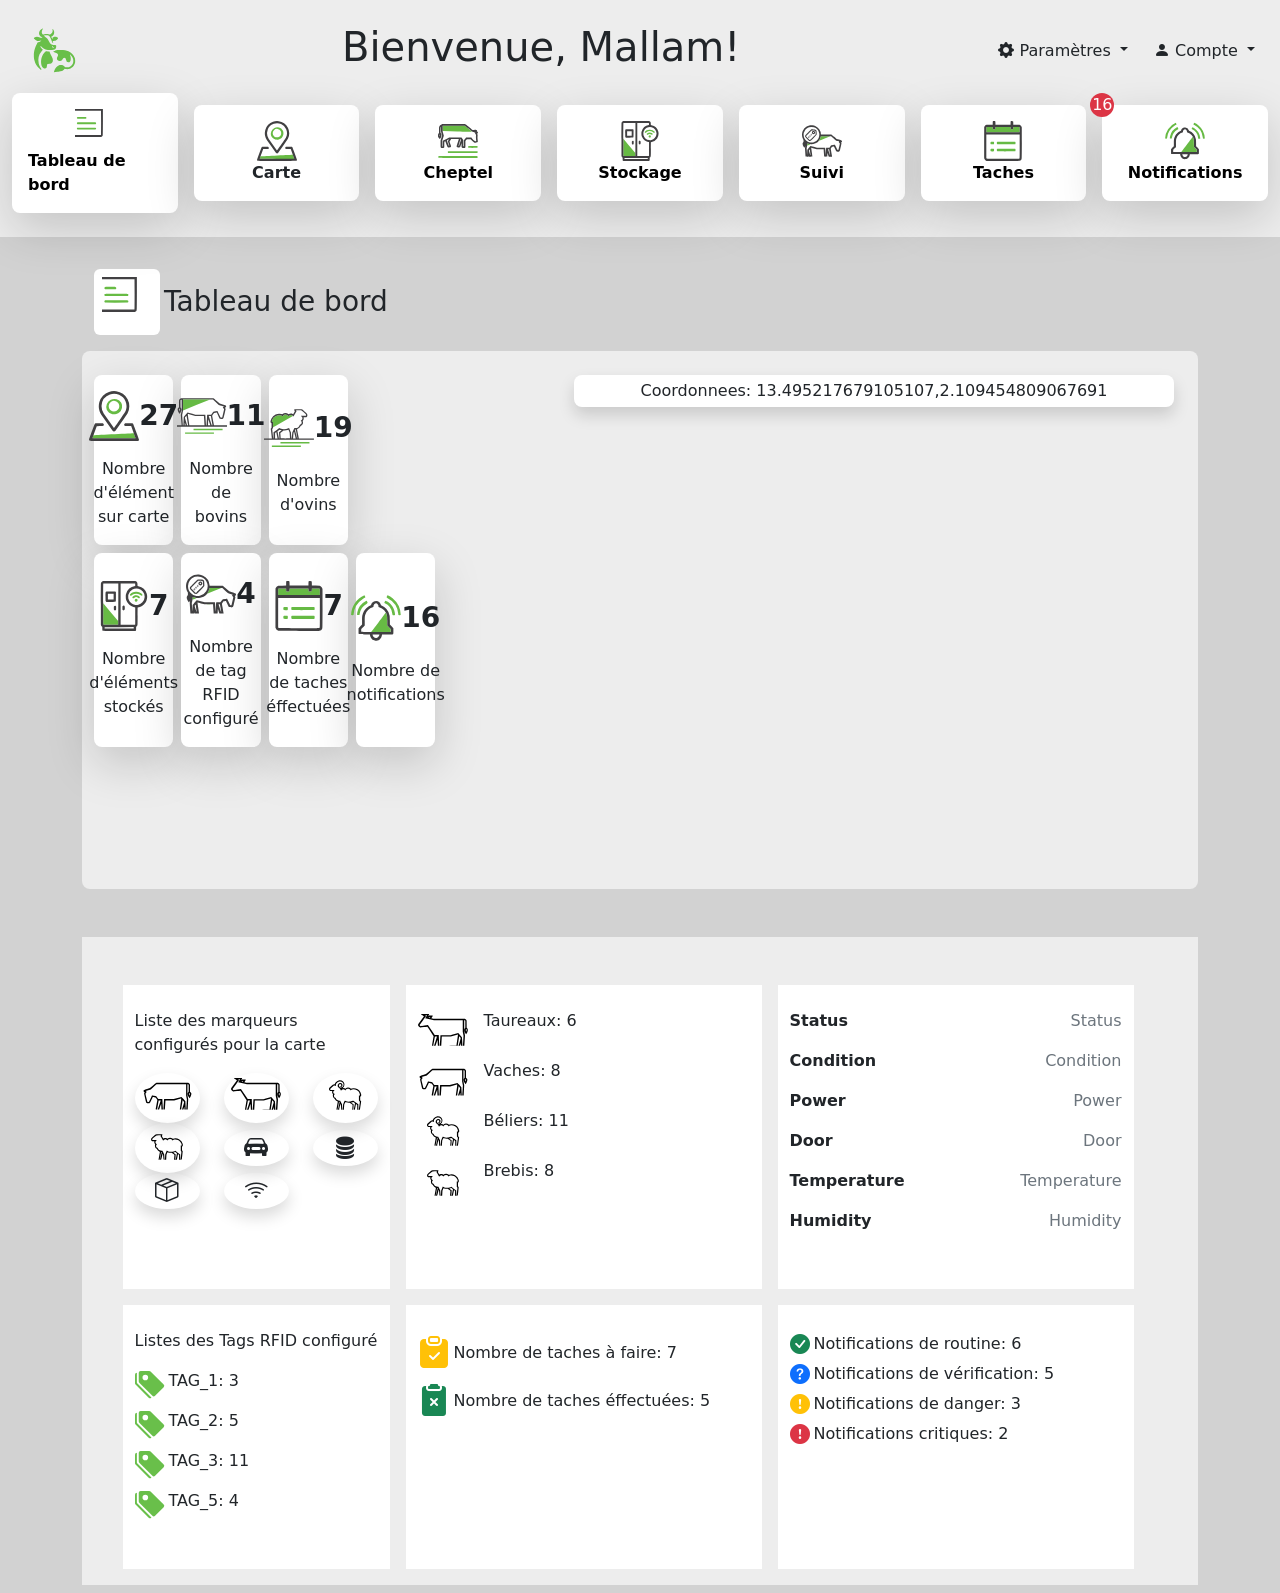
<file: index.html>
<!DOCTYPE html>
<html lang="en">

<head>
    <meta charset="UTF-8">
    <meta name="viewport" content="width=device-width, initial-scale=1.0">
    <link href="https://cdn.jsdelivr.net/npm/bootstrap@5.3.8/dist/css/bootstrap.min.css" rel="stylesheet">
    <link rel="stylesheet" href="https://cdn.jsdelivr.net/npm/bootstrap-icons@1.13.1/font/bootstrap-icons.min.css">
    <link rel="stylesheet" href="style.css">
    <title>dashboard</title>
</head>

<body>
    <nav class="navbar navbar-expand-lg gray flex-column d-sm-none d-lg-flex">
        <div class="container-fluid">
            <svg xmlns="http://www.w3.org/2000/svg" xml:space="preserve" width="85" height="85"
                viewBox="0 0 158.8 158.8">
                <path
                    d="m107.2 160.8 1.6-4.7c1.4-3.3 4.4-6.4 7.4-7.9 1.5-.7 2-.8 4.2-.8 3.1 0 4.4.5 6.7 2.7l1.6 1.5h3.3c3.3 0 3.4 0 5.1-.9 6.6-3.3 8.6-11.5 4.5-18.4-1-1.6-4.4-5.1-4.2-4.2l.9 2.9c.5 2 .6 2.7.6 5-.2 4.5-1.5 6.3-4.5 6.3q-3.7.1-4.2-4.3-.5-4.1-3.6-4-1.7 0-3.4 3.1-.6 1.4-1.8 2.1c-1 .7-1.3.8-3.1.8s-2.2-.1-3.2-.8a5 5 0 0 1-2.1-4.1c0-1.3.2-1.8 1-3.2 1.3-2.2 1.4-2.8 1-4q-.3-2-4.4-3.4c-2.2-.8-4.5-2-4.5-2.4l1-.4q1.8-.3 3.3-1.6c.7-.5 1-.6 6.6-.8 8.5-.2 13 .4 17.6 2.5a23 23 0 0 1 11.8 12.5c.7 2 1 6.8.5 9-.4 2-1.8 4.8-3.2 6.5s-4 3.6-6.3 4.5-6 1.1-8.3.6l-1.6-.3-1.1 1a16 16 0 0 1-6 3.6c-1 .2-4 .7-6.7 1zm-25.5-5.4a32 32 0 0 1-11-18c-.8-3-1-9.7-.6-13 .7-5.2 2.8-11.6 5.4-16.3 1.4-2.6 1.7-3 2.6-3q2.3 0 4.4-2 1.3-1.2 1.4-1.5l-2.5.5c-4.2 1.2-6.6.6-9.8-2.7-1-1-1.7-2-1.7-2.1 0-.5 2-1.9 3.5-2.3q3-1 6.5.6c2.3 1 3.6 1.2 5.1.8q2.3-.3-.4-1.1c-3-1.1-5-4-5-7.1s1.7-6.1 4.3-7.8c.9-.5 3.2-1.3 3.2-1l-1 1.9c-1 2-1.5 4.4-1.3 5.7.3 1.2 1.3 3 2 3.3s1 .2 2.7-.3c2.6-.9 6-1 8.1-.2.8.3 1.8.5 2.1.5 1.6 0 4.4-2.4 5-4.4.4-1.2.4-3.4.1-5q-.4-1.4.3-.8.6.3 1.3 1.5c3 4.6 1.6 10.2-3 12.5l-1.2.6a35 35 0 0 0 2.8 4.6V96l1.3-.6c1.9-1 5-1 6.8 0q1.3.7 1.8 1.3c.5.5.5.6.1 1.1a16 16 0 0 1-4.1 4c-1 .5-1.6.6-3.5.6h-2.2l.4 2c.7 2.6.7 2.6-.3 1.7s-1.4-1.6-2.7-5.4c-1.8-5.3-3.3-7.6-5.3-8.5-1.8-.8-7.3-.6-8.7.3-.4.3-.2.5 3.3 3 3 2 4 3.1 6.1 7.3 3 5.6 4.7 6.8 10 7 3.1.2 3.6.4 3.7 1.7q.2 2.9-.7 4.7c-1 2.2-2.5 2.8-7.3 3.2-7.4.7-14.6-1.4-18.6-5.4-1.4-1.5-1.8-1.7-2.4-1.5q-.7 0-.7.4c0 .6 2 3 3.3 4.4l1.5 1.4-1.3 1.5a28 28 0 0 0-6.4 25c.7 2.5 2.7 6.9 4.2 8.8 1 1.2 1 1.4.6 2q-.3.4-.6.5zm25.6-40.7q.5-.8-.9-1-1.2-.1-1.3-1.1-.2-1.1-1-.8c-.4.4-.5 1.4 0 2.1.5 1 2.4 1.5 3.2.8m-19 38.8c-5-2.6-6.5-13.5-3.1-22l2-4c1.2-2 4.3-5.5 5.2-6 .3-.1 6.5.4 6.7.6l.5 1.7q.5 2 4.2 8.6c2.3 4.3 2.4 8.4 0 10.7-1.2 1.4-2.3 1.7-5 1.8q-3.2 0-3.8 1.3c-.2.4-.5 1.7-.7 3-.3 3-.8 3.7-2.3 4.4s-2.2.6-3.6-.1"
                    style="fill:#69bf4a;stroke-width:.264583" transform="translate(-29.1 -40.9)" />
            </svg>

            <h1>Bienvenue, Mallam!</h1>

            <div class="collapse navbar-collapse flex-grow-0" id="navbarNav">
                <ul class="navbar-nav">
                    <li class="nav-item">
                        <div class="dropdown">
                            <button class="btn dropdown-toggle" type="button" data-bs-toggle="dropdown"
                                aria-expanded="false">
                                <i class="bi bi-gear-fill"></i> Paramètres
                            </button>
                            <ul class="dropdown-menu">
                                <li><button class="dropdown-item" type="button">Action</button></li>
                                <li><button class="dropdown-item" type="button">Another action</button></li>
                                <li><button class="dropdown-item" type="button">Something else here</button></li>
                            </ul>
                        </div>
                    </li>
                    <li class="nav-item">
                        <div class="dropdown">
                            <button class="btn dropdown-toggle" type="button" data-bs-toggle="dropdown"
                                aria-expanded="false">
                                <i class="bi bi-person-fill"></i> Compte
                            </button>
                            <ul class="dropdown-menu">
                                <li><button class="dropdown-item" type="button"><a href="connexion/connexion.html" class="link-underline link-underline-opacity-0 text-black">Se connecter</a></button></li>
                                <li><button class="dropdown-item" type="button"><a href="inscription/inscription.html" class="link-underline link-underline-opacity-0 text-black">S'inscrire</a></button></li>
                            </ul>
                        </div>
                    </li>
                    
                </ul>
            </div>
        </div>



        <section class="d-flex justify-content-around align-items-center container-fluid pb-3">
            <div
                class="col me-3 p-3 rounded-3 shadow-lg bg-white largeur">
                <a href="#" class="link-offset-2 link-underline link-underline-opacity-0 text-black d-flex flex-column justify-content-center align-items-center">
                <svg xmlns="http://www.w3.org/2000/svg" width="40" height="40" viewBox="30 30 100 100">
                    <path
                        d="M36.5 81.3c-.7-.2-1.6-1.2-1.7-1.9q-.2-1.4.8-2.3l.6-.5h22.5c24.8 0 23.1 0 23.8 1.2.7 1.3 0 2.9-1.3 3.3a1499.4 1499.4 0 0 1-44.7.1m-1-13.8q-1.4-1.3-.3-3c.7-1.1-.1-1.1 23.5-1.1 24.1 0 22.9 0 23.7 1.2q.7 1 .1 2.3c-.6 1.4 1 1.3-24 1.3H36.3Zm.1-13.5q-1.2-1-.7-2.5.3-1.2 1.7-1.5c1-.3 19.5-.2 20.4 0 1.3.5 2 2.1 1.3 3.4s-.2 1.2-11.6 1.2H36.2ZM22.8 26.4c0-2.6 0-3 .4-3.3.3-.3 3-.3 35.8-.3s35.6 0 35.8.3q.3.3.4 3.3v3H22.8Z"
                        style="display:inline;fill:#67bb44;stroke-width:.2" />
                    <path
                        d="M22.3 99.7a6 6 0 0 1-3.8-3.4C18 95.3 18 94 18 59c0-35.2 0-36.3.4-37.3a6 6 0 0 1 3-3.1l1-.5h73l1 .5a6 6 0 0 1 3 3.1c.4 1 .4 2 .4 37.3s0 36.3-.4 37.3a6 6 0 0 1-3 3.1l-1 .5H59.3c-28.8 0-36.4 0-37-.2M95 94.8c.1-.3.2-10 .2-30.4L95 34.3H22.9v30.2l.1 30.4c.2.3 6.2.3 36 .3 35.2 0 35.8 0 36-.4m.2-68.4q0-3-.4-3.3c-.2-.3-3-.3-35.8-.3a384 384 0 0 0-35.8.3c-.4.3-.4.7-.4 3.3v3h72.4ZM4.3 81.7a6 6 0 0 1-3.8-3.4C0 77.3 0 76 0 41 .1 5.8.1 4.7.5 3.7a6 6 0 0 1 3-3.1l1-.5h73.2l1 .5q2.3 1.4 3 3.5.3.9.3 4.5c0 4-.2 4.8-1.2 5.3-.8.4-2 .4-2.6 0-.9-.7-1-1.2-1-5 0-2.9 0-3.5-.3-3.8S73 4.8 41 4.8c-32 0-35.6 0-35.9.3S4.8 9 4.8 41c0 32 0 35.6.3 35.9s.9.3 3.7.3c3.8 0 4.4.1 4.9 1.2.6 1.2 0 2.8-1.2 3.3-.9.4-7 .4-8.2 0"
                        style="display:inline;fill:#414042;stroke-width:.2" />
                </svg>

                <p class="fw-bold m-0">Tableau de bord</p>
                </a>
            </div>

            <div
                class="col me-3 d-flex flex-column justify-content-center align-items-center p-3 rounded-3 shadow-lg bg-white largeur">
                <svg xmlns="http://www.w3.org/2000/svg" width="40" height="40" viewBox="0 0 100.2 100">
                    <path
                        d="m6.8 94.6 1-3.2L9 88.5h.7c5.2-.4 79.9-4 80-4l3 8.1.8 2.2H50c-34.5 0-43.3 0-43.3-.2m40.4-48c-5.1-1.2-9.2-4.3-11.5-9a16.2 16.2 0 0 1 29-14.1 13 13 0 0 1 1.6 7.1c0 2.2 0 3-.5 4.3a16 16 0 0 1-11.2 11.3c-2 .5-5.6.7-7.4.3m5.8-6c3.7-1 6.6-3.9 7.5-7.5.6-2.3.3-5.2-.8-7.5-.9-1.7-2.9-3.7-4.8-4.6a10 10 0 0 0-12.2 2c-6.6 6.7-2 18 7.4 18q1.8 0 3-.3"
                        style="display:inline;fill:#67bb44;stroke-width:.2" />
                    <path
                        d="M1.6 99.6Q.1 98.8.1 97.3c0-1 11-31 11.6-31.7.9-1 1.2-1 8.7-1 6.4 0 7.2 0 7.8.4 1.4.7 2 2.3 1.3 3.7s-.7 1.4-7.7 1.5l-6.3.1-2.2 6.2a388 388 0 0 0-6.5 18.2h86.6l-1.8-4.8-4.4-12.2-2.7-7.5h-6c-6 0-6 0-6.7-.5-1.9-1.2-1.8-3.7.2-4.7.6-.4 1.4-.4 7.8-.4 7.8 0 8 0 8.8 1.2.4.5 11.1 29.5 11.5 31q.1.7-.2 1.6c-.8 1.8 4.2 1.6-49.7 1.6-45.2 0-48 0-48.6-.4m47-18.8q-.7-.4-1.3-1.1L24.6 47.4c-2-2.9-3.6-6.8-4.4-10.8a30.6 30.6 0 1 1 57.2 8q-1.1 2.2-12.7 18.6l-12 17c-1 1-2.6 1.2-4 .6M60.8 59c5.8-8.3 11-16 11.5-17 3.6-6.7 3.9-14.5.8-21.5A25 25 0 0 0 42 6.8a24.9 24.9 0 0 0-16.7 21.7q-.8 8.9 4.2 16.4L50 74c.1 0 5-6.8 10.7-15"
                        style="display:inline;fill:#414042;stroke-width:.2" />
                </svg>

                <p class="fw-bold m-0">Carte</p>
            </div>

            <div
                class="col me-3 d-flex flex-column justify-content-center align-items-center p-3 rounded-3 shadow-lg bg-white largeur">
                <a href="cheptel/cheptel.html" class="link-offset-2 link-underline link-underline-opacity-0 text-black d-flex flex-column justify-content-center align-items-center">
                <svg xmlns="http://www.w3.org/2000/svg" width="40" height="40" viewBox="0 0 254.1 215">
                    <path
                        d="M4 214.1c-3-1.8-3-8 0-10 .8-.7 13-.8 122.7-.8 93.5 0 122 .2 122.9.6q2.4 1 2.3 5.4c0 2.3-.1 2.8-1.2 4l-1.3 1.4-122 .1C8.1 215 5.4 215 4 214.1M64.6 183q-2.5-1.4-2.5-5c0-2.8.7-4.3 2.4-5.3 1.1-.7 8-.7 92.9-.7H249l1.5 1.4c1.3 1.4 1.4 1.7 1.4 4.4s0 3-1.4 4.3l-1.5 1.5h-91.7c-72.7 0-92-.2-92.7-.6m103-31.1q.5-.2.8 0 .2.3-.6.3t-.2-.3m27.3-.9q-.9-.2-2.1-1.4c-1.2-1.2-1.3-1.6-1.3-4.3 0-2.8.1-3 1.4-4.4l1.4-1.4 26.4-.1c18-.1 26.8 0 27.9.3 2.5.7 3.3 2.2 3.3 5.6s-.8 4.9-3.3 5.6c-1.5.4-51.6.5-53.7.1M18 149.7q-.8-1 .2-.1l.7.7q0 .5-.9-.6m156.3-23c0-10.7 0-15 .1-9.6zM27.4 141.5h1.7q.5.1-1 .2-1.4 0-.7-.2m133.2-20.1v-10.3zm3.4.8a912.8 912.8 0 0 1 0 0m89.3-12.5q0-1 .2-.5v1.3q-.2.4-.2-.8m-36-2-.8-1 1 .9q.8.7.9 1 0 .5-1.1-.9m-4.7-4.7-.9-1 1 .8q1.4 1.1.8 1.1zm13-1.5q-.8-1 .2-.2 1.1 1 .6 1zm15.6-5.1q0-.7.3-.3 0 .5 0 .8-.3.3-.3-.5m-45.8-.2-12-.2 11.9-.1c7.5 0 12 0 12.1.3l.2.3zm-52-.9q.2-.3.7-.2.8.6-.3.5-.5 0-.4-.3m107.7-2q0-.6.3-.2v.8q-.3.3-.3-.5m-10.3-1.6q0-1.2.3-.5v1.2q-.3.4-.3-.7m10-7.1q0-2.4.2-1.4v2.8q-.2 1-.2-1.4m-10-6.5q0-.8.2-.5.3.6 0 1-.1.5-.2-.5m10.3-2q0-.6.3-.2v.8q-.3.3-.3-.5m-9.9-3q0-.6.3-.2 0 .6 0 .8-.3.3-.3-.5M10 72.3q0-1 .2-.5v1q-.2.5-.2-.5m241.6 0q0-1 .2-.5v1q-.2.5-.2-.5M0 69.4q0-.7.3-.3v.9q-.3 0-.3-.6m22 0q0-.7.2-.3v.9q-.3 0-.2-.6M6.2 40.2a602.5 602.5 0 0 1 0 0m9.9-.6a620 620 0 0 1 0 0m106.9 7L33.4 44h-3.7V27.8c0-15 0-16.1.8-16.8.7-.6 5.9-.7 70.4-.6l69.6.1 2.1 1.2c1.2.6 11.4 9 22.8 18.8 16.5 14 21 17.8 22.6 18.3 1.8.5 1.7.6-3.7.5-3 0-44.2-1.2-91.3-2.7M19 45.1q0-1.2.2-.7v1.5q-.2.5-.2-.8M223 38h1q.5.2-.4.2t-.6-.2m17.4-2.6h1.3q.4.2-.7.2t-.6-.2M11.6 9.7q0-.1.8-.7 1-.8.1.1-.8 1.2-.9.6M28.7.1h.8q.3.3-.5.3t-.3-.3M169 .1h.8q.2.3-.6.3t-.2-.3"
                        style="display:inline;fill:#68bb44;stroke-width:.429915" />
                    <path
                        d="M20.9 151.4q-3.1-1.6-4.1-4-.5-1.4-.5-22.2v-20.9l5-15.1 5-15.2-3.2-11.7-3.6-13c-.2-.8-.4-8.3-.6-16.8L18.7 17l-1.3 2.6-1.3 2.5-.1 16.6-.1 16.5 1.2 1.7a25 25 0 0 1 5 15.5c0 7.4-2.4 13-7.8 18.7l-3.1 3.3L8 91a25.6 25.6 0 0 1-3.4-32.9l1.8-2.7V38.7c0-16.2 0-16.8 1-20.1C10 10 16.4 3.7 25.2 1 27.6.3 31 .2 99 .2h71.4l3.1 1c1.7.6 4.3 1.8 5.6 2.7 1.3.8 11 9 21.6 18C219 37.5 220 38.3 221.6 38.3c2 0 12.4-1.5 15.3-2.1q7.2-1.8 9.9 2.6c1.5 2.5 1.5 4 .2 7.3-.2.5 0 .8 1.4 1.2q3.6 1.1 5 4.2c1.3 3.2 0 6.9-3 8.7l-1.8 1 1.6 3c1.7 3.4 1.8 4.1 1 14.3-.6 7.2-.3 13.8 1.1 23.5 1.1 7.3 1.1 9.2.1 11-1 2.1-2.3 2.7-9.3 4.8-7.7 2.3-8.2 2.2-13.7-1.3a76 76 0 0 1-20.5-18l-1.9-2.6h-23.3l-4.8 5.8-4.8 5.9v39.1l-1 1.8c-1.6 2.7-3.4 3.4-9.2 3.6-8.7.4-11.5-.5-13.3-4.2-1-1.9-1-2.3-1-14.8v-13l-4.2 12.4c-2.3 6.8-4.6 12.7-5 13.3-1.8 2-3.9 2.5-10.3 2.5-6.7 0-8-.3-10-2.7a7 7 0 0 1-1.7-6c.1-.7 3.3-10.7 7-22.2l6.6-21.5c0-.3-7-.5-24.2-.4H83.6l-4.7 6.7-5.5 7.9-.8 1.2 5 13.7c2.6 7.5 5 14.2 5.1 14.8.4 1.8-.5 4.6-2 6.2-2 2-4.2 2.4-11 2.3-5.3-.2-6-.3-7.5-1.2-.9-.6-2-1.7-2.4-2.6l-7-18.3-6.2-17-3.3 1.6-3.1 1.7L40 130l-.2 17.4-1.3 1.6c-2 2.7-3.8 3.3-10.3 3.3-4.6 0-6-.2-7.3-.8m9.1-27.6.1-17.8 20.5-10.5 20.5-10.4h78.4l5.4 8.2 5.5 8.2v40h3.9V103l7.1-8.7 7.2-8.8h33.7l2.7 4a68 68 0 0 0 21 19.4c1 .3 6.9-1.5 6.9-2.1l-1-6.5a140.8 140.8 0 0 1-.5-27.9l.5-3-3.8-6-3.8-6 2.2-1.2c1.1-.5 2.1-1.1 2.1-1.3s-9.8-3.2-20.2-6.2c-2.2-.6-4.3-2.3-23-18.3a478 478 0 0 0-22.8-18.8l-2.1-1.2h-69.6c-65-.2-69.7-.1-70.5.5s-.8 1.6-.6 19.3v18.5l3.7 12.8L37 74.3 31.9 90l-5.3 15.6V142l1.7-.1 1.6-.1zm41.8 13.4-4.7-13.8-4.8-14c0-.3 1.9-3.1 4.1-6.4l4.1-6c0-.5-13.8 6.7-14 7.2-.1.3 2.3 7.4 5.4 15.8l6.1 16.4c.4 1 .7 1.2 2.1 1.2q1.6 0 1.7-.4m67-15.4 6.3-19.4 1.1-3.6-1.1-2q-1-1.6-1.5-1.5c-.2.2-3.3 9.8-7 21.3l-6.6 21h3.6zM12.3 73.4c.3-3.2-.4-7.2-1.1-6.5-1.2 1.2-1.3 8.7-.2 10.5.5 1 1.1-.8 1.3-4"
                        style="display:inline;fill:#414042;stroke-width:.429915" />
                </svg>

                <p class="fw-bold m-0">Cheptel</p>
                </a>
            </div>

            <div
                class="col me-3 d-flex flex-column justify-content-center align-items-center p-3 rounded-3 shadow-lg bg-white largeur">
                <a href="stockage/stockage.html" class="link-offset-2 link-underline link-underline-opacity-0 text-black d-flex flex-column justify-content-center align-items-center">
                <svg xmlns="http://www.w3.org/2000/svg" width="40" height="40" viewBox="0 0 278.4 300">
                    <path
                        d="m23 281.1.1-4.2h174l-86.8.1-86.8.2-.3 4-.2 4.1zm-7.6-19.4c-1-1-1-6.2-.9-64.7l.2-63.6L59.4 187l44.7 53.7.3-113.4.3-113.3.2 108c0 59.5 0 115.4-.3 124.4l-.4 16.3H60.3c-41.8 0-44 0-45-1.1M207.8 123c-3.9-2.3-5.2-6.2-3.5-10.5 2.4-6.3 10.1-7.6 14.7-2.3 3.4 3.9 2 10.8-2.7 13a10 10 0 0 1-8.5-.2m-15-19.5q-3.3-1.3-3.2-5.2c0-1.5.6-2.5 3-4.8 9-8.7 24-10.2 35.1-3.4q10.9 6.6 5.7 12-3.7 3.8-8.7-.4a19.4 19.4 0 0 0-24.7 0c-3 2.5-4.7 3-7.2 1.8m-15-15q-3.1-1.7-3.2-5.4c0-3 7.5-9.4 15.3-13.4a42 42 0 0 1 20.4-4.7c9.5-.4 15.6.7 22.7 4 7.5 3.3 16.1 10 16.9 13 .5 2-.7 5.4-2.2 6.3-2.6 1.4-5.1.8-8.5-2.1q-6.9-6-15.1-8.6a42 42 0 0 0-23.4 0 44 44 0 0 0-15 8.5c-3.7 3.1-5.4 3.6-7.9 2.4"
                        style="display:inline;fill:#67ba44;stroke-width:.6" />
                    <path
                        d="M12.9 299C9.4 297.5 9 296 9 284.6c0-5.7-.2-10.3-.5-10.3-1.1 0-5.7-5.2-7-7.8l-1.2-2.7V138.9C.3 17.6.3 14 1.4 11.1c1.6-3.9 5.1-7.6 9-9.4L13.5.3h193.8l3.4 1.7c2 1 4.3 2.7 5.3 3.9 3.5 4.2 3.9 5.7 4.2 15.4l.3 9 5 1A64 64 0 0 1 275.7 77a64 64 0 0 1-54.6 81.5s-.2 23-.2 51.2c0 55.4 0 55-3.3 59.7-.9 1.4-2.5 3-3.6 3.8l-2 1.4-.1 10.1c0 8.5-.2 10.4-1 11.8-2.3 3.8 4.5 3.6-100.5 3.6-84 0-95.8-.1-97.4-1m184.5-17.9v-4.5l-87.1.1-87.2.2-.2 4.4-.2 4.3h174.7zm-92.8-34.6c.2-9 .4-64.9.4-124.2V14.4H60.6c-39.5 0-44.4.1-45.3 1s-.9 12.8-.9 123c0 112.9 0 122.3 1 123.3s3.1 1.1 44.9 1.1h44zm-22.8-71c-3.3-1.4-3.8-3.3-3.8-13.3 0-7.8.1-9.1 1.2-10.9q1.8-3.2 6.4-3.1c1.6 0 2.6.5 4.2 2l2 2v10c0 10.7-.2 11.6-3.6 13.3q-3 1.6-6.4 0m-50-51.5a8 8 0 0 1-2.8-3.4c-.5-1.5-.7-9.3-.8-26.9 0-26.9 0-27.4 3.3-30 1.6-1.3 1.9-1.3 28.3-1.3h26.7l2 2 2.1 2v27.3c0 29.9.1 28.9-3.6 30.8-1.5.8-5.8.9-27.5.9H33.8Zm45-30.4V76.2H42.6V111h34.2zm128.3 168.3 1.3-1V158.4l-1.4-.3-4.9-1a65 65 0 0 1-45.3-37c-4.1-9.5-5.1-14.6-5-25.9 0-8.7.2-10.6 1.6-15.7a66 66 0 0 1 53.9-47.9c1 0 1.1-.6 1.1-7 0-5.7-.2-7.2-1-8.1-1-1-3-1.1-43.8-1.1h-42.8v248.4h42.5c37.4 0 42.6-.1 43.8-1m-71.7-86.5c-3.2-1.5-3.8-3.7-3.8-13.4 0-9.4.5-11.3 3.6-12.9a7 7 0 0 1 10.2 4.4c.8 3 .7 15.5-.2 18s-4 5-6.3 4.9c-.9 0-2.5-.5-3.5-1m91.9-33.2a47 47 0 0 0 24.1-14 48.7 48.7 0 0 0 2.7-64.8 54 54 0 0 0-26.5-16.9 50 50 0 0 0-59 32.8c-1.8 5.4-1.9 6-1.9 14.9 0 8 .2 9.9 1.4 13.8 6 19 21.5 32.4 41.2 35.4 4.7.7 12 .2 18-1.2"
                        style="display:inline;fill:#414042;stroke-width:.6" />
                </svg>

                <p class="fw-bold m-0">Stockage</p>
                </a>
            </div>

            <div
                class="col me-3 d-flex flex-column justify-content-center align-items-center p-3 rounded-3 shadow-lg bg-white
                largeur">
                <a href="suivi/suivi.html" class="link-offset-2 link-underline link-underline-opacity-0 text-black d-flex flex-column justify-content-center align-items-center">
                <svg xmlns="http://www.w3.org/2000/svg" width="40" height="40" viewBox="0 0 752.2 590.4">
                    <path
                        d="M309.7 451.4c18-.2 47.5-.2 65.5 0 18 .1 3.3.3-32.8.3s-50.8-.2-32.7-.3M98.5 377.8c.6-1.6 1.2-11 1.5-20.9s.8-18 1.1-18 3.8 1.4 7.9 3c14 6 37.7 12.3 45.7 12.3 2 0 3.5.5 3.5 1 0 .9-36.5 16.2-58.3 24.6-2 .7-2.2.4-1.4-2m218-88.3c15.6-17.6 29.7-47 35.5-73.8 1.3-6 2.5-11 2.7-11.1.2-.2 40.2-.2 88.9 0l88.5.3-105.2 42.5a9110 9110 0 0 0-110 45l-5 2.4zm-222-33-30.1-30.4 30.4 30.1 30.4 30.4c0 .9-2.8-1.8-30.7-30m67.3 10c0-.1 20.8-21 46.3-46.3l46.4-46-46 46.3c-42.9 43-46.7 46.9-46.7 46M95.6 153a1133 1133 0 0 1 30.7-30.1c.4 0-13 13.6-29.5 30.1A1133 1133 0 0 1 66.1 183c-.3 0 13-13.5 29.5-30m309.2 18.6c26.2-.2 68.7-.2 94.5 0s4.3.3-47.6.3c-52 0-73-.1-46.9-.3"
                        style="fill:#67ba44;stroke-width:1.18081" />
                    <path
                        d="M68 588.9c-1.9-1.4-2.6-9.6-7-80.2L56.1 430l3.3-16.4a314 314 0 0 0 3.2-18c0-1-2 1.6-4.4 5.6-13.7 22.4-14.8 22.7-25 6.8-26-40-29.5-70.8-10.3-91.3l5.4-5.8v-36.7L23 265C6.4 236-2.3 196 1 163.5 3.6 137.8 8 122 19 99.8A216 216 0 0 1 33.2 75c9.3-13.2 28-32 40.9-41.1C108.7 9.3 154.3-3.1 194.2 1c24 2.5 41.5 7.5 62.6 17.9a177 177 0 0 1 98.6 147.8v5.6l98.3.3 98.3.3 5.3 2.6c3 1.5 25 20 49 41.2 24 21.1 44 38.7 44.5 39l43.1 13.5c23.3 7.1 44.2 14 46.5 15.1a22 22 0 0 1 7.9 30.7c-2.8 4.2-8.1 8.7-11.8 10-.5.1.7 3.2 2.6 6.7q3.6 6.5 3.6 11.7c0 4.5-26.1 121-29.7 132.4a32 32 0 0 1-23.5 20.6c-6.4 1.2-31.5-1.5-37-4-9.5-4.2-12-8-31.9-51-10.3-22.4-19.2-41-19.7-41.6-.6-.8-36.3 4.5-37.2 5.5l-12 17.6c-11.7 17.3-11.8 17.5-10.8 22.5 3.3 16.1 24.7 137 24.7 139.3 0 5.4-1 5.6-32 5.6-29.1 0-29.4 0-31-2.7-1-1.4-6.4-16.9-12-34.3a418 418 0 0 0-10.8-31.1c-.2.2-1.2 15-2.2 32.8-1.4 28-2 32.5-3.7 33.8-2.9 2.1-53.4 2.1-56.3 0-1.7-1.3-2.5-9.8-6-67-2.4-36-4.2-66.7-4.2-68.1V451H277l-51.7-14.4c-28.4-8-51.9-14.2-52.1-13.9s4.8 37.4 11.3 82.5c11.4 78.8 11.8 82 9.7 83.5-1.7 1.2-8.6 1.6-30.4 1.6-16 0-29-.5-30.3-1.1s-3-4.3-4.3-9.2c-2-7.3-2.3-7.7-3-4.5-.4 2-.8 5.6-.9 8q0 4.4-2.4 5.6c-3.6 1.9-52.2 1.6-54.9-.3m92.6-29.7c0-2.3-14-98.4-14.9-102.2-.7-2.8-1-2.6-7.6 4.7-6.3 7-7 8.2-7 13 0 3.4 4.2 19.2 11.8 44.3l12.4 40.4c.7 2 5.3 1.9 5.3-.2m289.1-69.6c2.4-48.2 3.7-66 4.8-67.4 1.4-1.6 5.7-1.8 31.5-1.8h30l16-21.2a368 368 0 0 1 17.4-22.2c2.1-1.3 67-12 68.7-11.4.8.3 11.7 22.5 24.2 49.4 25.5 54.5 22.4 50.2 35.6 50.2 5.6 0 5.7 0 6.9-4.4a2797 2797 0 0 0 26.7-115.7c-.4-1-5-7.8-10.1-15.1a73 73 0 0 1-9.4-15.7q0-2.4 4.8-5.3c2.6-1.6 4.4-3.2 3.8-3.5-.5-.3-14.8-4.6-31.7-9.6s-32.3-10.3-34.2-11.7-21.9-19-44.3-39l-43.3-38.8c-2.4-2.2-5.6-2.3-97.3-2.2-52.2.1-95 .3-95.1.4-.2.2-1.4 5.2-2.7 11a179 179 0 0 1-138 136.6c-9.8 2.2-15.1 2.5-36.9 2.5-22 0-26.8-.3-36-2.5-13-3.1-22.5-6.2-32.1-10.2-4-1.7-7.7-3.1-8-3.1s-.6 6.4-.6 14.3c0 12.7-.8 17.9-6.6 46.3l-6.5 32 3.9 61.7c2 33.9 4 61.4 4.2 61.2s1.5-21.3 2.7-46.8c1.3-25.6 2.6-47.6 2.9-48.9.6-2.5 56.5-68.7 59.7-70.6 1.4-.8 18 3.3 61.8 15.6l59.9 16.7h152.2l1 2.6c.7 1.5 2.8 30 4.8 63.5 3.7 61.6 5 77.7 5.7 71.8.2-1.8 1.9-32.7 3.6-68.7m80 68.6-9.5-52.8-9.6-52.3c-.6-1.7-2.1-2-10.7-2-9.9 0-10 0-9.2 2.6l31.4 96.3c3 9 4 10.9 6 10.9 1.8 0 2.2-.6 1.7-2.7M209 322.5a148 148 0 0 0 112.1-181.6 149 149 0 0 0-96.3-103 153 153 0 0 0-91.3-.7c-31.6 10-60 31.4-78.3 59a140 140 0 0 0-24.5 81.5c0 40.2 13.5 73.7 41.2 102.5 23.6 24.5 50 38.2 84.6 44 12.7 2.2 39.2 1.3 52.5-1.7m-72.6-29.3c-5.2-1.7-9.9-5.9-39.9-35.7s-34.2-34.4-36.3-40q-4.2-11.6-.4-23.3c1.7-5.3 7.3-11.3 54.6-58.8 29-29.1 54.6-54 57-55.2 8.2-4.2 12.9-4.5 46-2.9 27.5 1.4 32.3 2 37.3 4.1 8.9 4 15.5 11.5 18.2 20.4 1.2 4.4 3.3 38.7 3.5 58.7.2 11.8-.1 13.7-2.9 19.3-2.4 4.9-13.8 17-54.7 57.7-35.6 35.5-53.4 52.4-57 54.2-7 3.5-17.7 4.1-25.4 1.5m25-26.2c13.3-11.8 93.1-92.3 94.8-95.6 1-2 1-9.5 0-32.4-1.6-33-2.1-35.3-9.4-38.8-5-2.4-59.2-5.4-63.9-3.5A1250 1250 0 0 0 129 149l-51 51.2V212l31.5 31.6 31.7 31.6h5.5c5.3 0 6.2-.5 14.8-8.1m-35-26.7-1.6-3-2.8 2.6c-2.5 2.3-2.7 2.4-3.5.4q-.7-2 1.2-3.2 3.5-2 .5-6.8c-1.3-2.1-1.6-2.2-3.5-.4-1.2 1-3 1.5-4 1-1.8-.6-1.8-1 .6-3.6 2.7-2.8 2.7-3 .7-6-1.5-2.3-1.7-3.4-.7-4.5q1.4-1.6 3.6 1.6l2.2 3 3-2.8c2.8-2.6 2.8-3 1.1-5.6-1-1.5-1.5-3.7-1-4.8.6-1.8 1-1.6 3.4 1.3s2.8 3.1 4.2 1.4q1.6-2.2 3.2-.6c1.4 1.2 1.3 1.8-.7 4-2.5 2.6-2.5 2.6-.2 5.4 2 2.4 2.5 2.6 4.2 1.2 3-2.5 4.8.2 2 2.8-2.4 2.1-2.4 2.2-.1 5.4 1.9 2.7 2 3.5.7 4.6s-2 .6-3.7-1.8l-2-3.1-3 3c-2.8 2.8-2.8 3-1 6 2 2.8 1.7 5.4-.4 5.4-.5 0-1.6-1.3-2.5-3m3-17.8-2.1-3.2-3 3c-3 3-3 3.1-1 6.3l2.1 3.1 3-3c3-3 3-3 1-6.2m22.3-7c-2-2.8-2.2-2.9-4.2-1.1-3.3 3-5.3.8-2.2-2.5 2.4-2.6 2.4-2.8.5-5.8-2-3-2.2-3-4.3-1-1.7 1.5-2.6 1.6-3.6.6s-.8-2 .8-3.8c2-2 2-2.7.6-5.3-2.2-4.2.2-6.6 2.8-2.8l2 2.7 2.9-2.8c2.8-2.7 2.9-3 1-5.7-1.4-2.2-1.5-3.2-.4-4.2q1.4-1.6 3.2 1.3c1.7 2.5 2 2.6 3.9.9 1.7-1.6 2.2-1.6 3.4-.2 1 1.3 1 2-.4 3.1-2.3 1.8-2.3 3.5 0 6.4 1.3 1.8 2 2 3.4.8 2.8-2.3 4.7-.3 2.3 2.4-2 2.2-2 2.5-.1 5.7 1.8 3 1.8 3.5.2 4.8q-1.6 1.3-1.8.4c0-.5-.8-2-1.7-3.3-1.7-2.2-1.8-2.2-4.7.5-2.8 2.7-2.8 2.8-1 6.1 1.5 2.5 1.7 3.7.7 4.7s-1.8.5-3.3-1.8m2.4-12.4c1.9-2 2-2.8.6-5.3-2-3.6-2.5-3.7-5.7-.3-2.3 2.6-2.4 3-.7 5.4 2.2 3.2 3 3.2 5.8.2m23-12c-2-4-2.1-4-4.6-1.7-3.5 3.2-5.6 1-2.4-2.3 2.5-2.7 2.6-3 .6-5.9s-2.1-3-4.2-1.1c-3.4 3-5.5.9-2.4-2.4 2.5-2.6 2.5-2.8.5-5.8-1.5-2.3-1.6-3.5-.7-4.5q1.3-1.5 3.7 1.6l2.3 2.8 2.7-2.7c2.7-2.6 2.7-2.8.8-6.1-1.7-3-1.8-3.7-.3-4.8q1.6-1.3 1.7-.4c0 .6.8 2 1.8 3.3 1.6 2.1 1.8 2.2 4 .2 3-2.7 4.6-.2 1.8 2.9-2 2.1-2 2.4 0 5.3 1.9 3 2.1 3 4.1 1.1 3-2.6 4.5 0 1.8 3-2 2.2-2 2.4 0 5.4 2.9 4.4.5 6.7-2.8 2.7l-2.3-2.8-2.8 2.7c-2.6 2.6-2.6 2.8-.7 6.1 1.6 2.9 1.7 3.7.4 4.8s-2 .7-3-1.4m2.1-13.1c2.5-2.6 2.5-2.7.3-5.6l-2.2-3-3 2.9c-2.8 2.6-2.8 3-1.1 5.6 2.3 3.4 2.9 3.4 6 .1m26.5-13a38 38 0 0 1-17-15.6c-2.8-6.4-2.8-18.5.1-24.8 2.7-5.9 10-12.9 15.7-15.3a37 37 0 0 1 21.2-.5c6.5 2 13.9 8.7 17.1 15.7a29.3 29.3 0 0 1-26.7 41.8c-3.6 0-8.3-.6-10.4-1.3m15-19.1c3.8-2 4.8-4 4.8-9.2 0-11.3-16.8-12.6-19.5-1.6-1 3.8 1.6 9 5.4 11 3.8 1.9 5.3 1.9 9.3-.2"
                        style="fill:#414042;stroke-width:1.18081" />
                </svg>

                <p class="fw-bold m-0">Suivi</p>
               </a>
            </div>

            <div
                class="col me-3 d-flex flex-column justify-content-center align-items-center p-3 rounded-3 shadow-lg bg-white
                largeur">
                <a href="taches/taches.html" class="link-offset-2 link-underline link-underline-opacity-0 text-black d-flex flex-column justify-content-center align-items-center">
                <svg xmlns="http://www.w3.org/2000/svg" width="40" height="40" viewBox="0 0 94.2 100">
                    <path
                        d="M16.9 75.7c-1-.4-1.1-.8-1.1-3 0-3.2.3-3.4 4.9-3.3l3.1.1.5.6c.5.5.5.7.5 2.5l-.2 2.4c-.4.8-1.4 1-4.3 1q-2.9 0-3.4-.3m16 .1c-1-.4-1.2-1-1.2-3.1 0-2 0-2.1.6-2.6l.5-.6h22l22.5.1c1 .4 1.1.9 1.1 3 0 2.3-.2 2.8-1.2 3.2-.8.2-43.7.3-44.3 0m-16-17.7c-1-.4-1.1-.8-1.1-3 0-3.2.3-3.4 4.9-3.3l3.1.1.5.6c.5.5.5.7.5 2.5l-.2 2.4c-.4.8-1.4 1-4.3 1q-2.9 0-3.4-.3m16 .1c-1-.4-1.2-1-1.2-3.1 0-2 0-2.1.6-2.6l.5-.6h22l22.5.1c1 .4 1.1.9 1.1 3 0 2.3-.2 2.8-1.2 3.2-.8.2-43.7.3-44.3 0M5.4 22.4c0-6 0-6.6 1-7.3.4-.3 1.4-.3 7.7-.3h7.3v2.5c0 2.4 0 2.5.5 3s.6.5 3 .5h2.3l.5-.6c.5-.6.5-.7.5-3v-2.4H66v2.5c.1 2.5.1 2.5.7 3s.7.5 2.8.5c3.1 0 3.3-.2 3.3-3.7v-2.3h7.3c6.3 0 7.3 0 7.7.3 1 .7 1 1.3 1 7.3V28H5.4Z"
                        style="display:inline;fill:#66ba44;stroke-width:.2" />
                    <path
                        d="M5.8 99.7A8 8 0 0 1 .3 94C0 93 0 88.6 0 54l.1-39 .8-1.4Q2 11 4.6 9.9l1.1-.6h7.8l7.9-.1V5c.1-5.1 0-5 3-5 3.7-.2 3.8 0 3.8 5.3v3.8H66V5.7l.2-4.3c.3-1.1 1-1.4 3.2-1.4q2.9 0 3.2 1.1l.2 4.3v3.8h7.8l7.9.1 1.1.6a8 8 0 0 1 4.4 5.6c.2.9.2 11.6.2 39.8-.1 36.4-.1 38.7-.5 39.5a8 8 0 0 1-4.7 4.7c-.9.4-3.1.4-41.5.4-35.3 0-40.7 0-41.7-.2M87.6 94c1.3-.7 1.2 1.4 1.2-30.8V34H5.4v29.3c0 25.8 0 29.4.3 29.9.7 1.3-2.5 1.2 41.4 1.2 35.3 0 40 0 40.5-.3m1.2-71.7c0-6 0-6.6-1-7.3-.4-.3-1.4-.3-7.7-.3h-7.3v2.3c0 3.5-.2 3.7-3.3 3.7-2.1 0-2.3 0-2.8-.5s-.6-.5-.7-3v-2.5H28.2v2.4c0 2.3 0 2.4-.5 3l-.5.6h-2.4c-2.3 0-2.4 0-2.9-.5s-.5-.6-.5-3v-2.5h-7.3c-6.3 0-7.3 0-7.7.3-1 .7-1 1.3-1 7.3V28h83.4Z"
                        style="display:inline;fill:#414042;stroke-width:.2" />
                </svg>

                <p class="fw-bold m-0">Taches</p>
                </a>
            </div>

            <div 
                class="col position-relative d-flex flex-column justify-content-center align-items-center p-3 rounded-3 shadow-lg bg-white largeur">
                <a href="notification/notification.html" class="link-offset-2 link-underline link-underline-opacity-0 text-black d-flex flex-column justify-content-center align-items-center">
                <svg xmlns="http://www.w3.org/2000/svg" width="40" height="40" viewBox="0 0 63.7 58">
                    <path
                        d="M31 57.9h.3-.2q-.2 0 0 0m1.4 0h.3-.2q-.2 0 0 0m-3.6-4.7-.3-.4zl.4.4zm6 0 .3-.3zl-.3.2zM24 50.8q0-.2.1 0v.2zm15.3 0q0-.2.1 0v.2zm-12-.3q0-.3.2 0v.1zm8.7 0q0-.3 0 0v.1zm-10.2-3.9c.2 0 18.3-24.2 18.4-24.4l.2.1c.4.8 1 2.4 1.3 3.5s.3 1.2.3 7l.1 5.7 2.2 2.2 2.3 2.5v1.6l-.1 1.6-.3.3H26m-12.2-4.2.6-.5zl-.5.6Zm-4.2-.1v-.1q.2.1 0 .2zm44.5 0q0-.3.1-.1v.2zM51 38.5l-.8-.8zl.8.8zm-38.1 0 .8-.8zl-.8.8q0-.1.7-.8m4.2.5.3-.3-.2.3-.3.2zm.6-5.8v-2.5zm31.8-5.6v-.2.3zm-35.2-.1v-.2.3zm3.4-.2q0-.2.1 0v.1zm35.4-2q-.2-.1-.3-1.5A17 17 0 0 0 42.6 10c-.2-.3-.2-.3 0-.9l1-2.1q.5 0 2.6 1.1c5.6 3.4 9.4 9.5 9.9 16 0 1 0 1-.2 1.2-.4.3-2.6.3-2.9 0m-52.9 0A28.2 28.2 0 0 1 17.1 0a9 9 0 0 1 1.2 2.6c0 .2-.2.4-1.5 1L14.6 5A25 25 0 0 0 3.4 24l-.2 1.2c-.2.3-2.9.2-3 0m7.6 0c-.1-.4 0-2.4.3-3.6A21 21 0 0 1 19 7.3q1-.6 1.2-.1c.2.2 1 2.2 1 2.5s-.1.4-1.1 1A18 18 0 0 0 11 24l-.2 1.2H7.7m52.7 0-.2-1.7A25 25 0 0 0 46.7 3.7q-1.5-.7-1.4-1c0-.3.8-2.2 1-2.5l.4-.2A26 26 0 0 1 53 3.9a28.7 28.7 0 0 1 10.4 21.3 7 7 0 0 1-3 0m-39.2-5.8.2-.3zl-.3.2zm20.6-.7q-.2-.3 0 0 .4.2.2.2zm-19.5-.4.2-.2q.2-.3 0 0zm-4.1-.7.2-.2q.3-.2 0 0zm11.2-6 .3-.2q.2-.3 0 0zm2.2-1.1h.5-.5M36.3 9l-.2-.2zl.2.3zm-4.6-1.9h.3l-.2.1q-.2 0 0 0"
                        style="display:inline;fill:#67ba44;stroke-width:.115942" />
                    <path
                        d="m31.1 58-.8-.3q-.7 0-1.8-.6a6 6 0 0 1-2-1.5 8 8 0 0 1-2.3-4.7l-.1-1h-6.6c-7.4 0-7.2 0-7.7-.7-.2-.4-.2-.6-.2-3.7V42l2.3-2.5 2.2-2.3v-5c.1-5.8.2-6.2 1-8.6a19 19 0 0 1 2.4-4.8c.9-1.3 3-3.3 4.2-4.2l3.4-1.8q.3 0 .5-.7c.6-2.2 2.4-4 4.6-4.5a6.5 6.5 0 0 1 7.7 4.3l.4.8a17.8 17.8 0 0 1 10.8 13c.3 1.3.3 1.7.4 6.4v5.1l2.2 2.3 2.3 2.5v3.6c0 3.6 0 3.8-.7 4.2-.4.3-.6.3-7 .3h-6.7l-.2 1q-.3 2.7-2.3 4.7a6 6 0 0 1-2 1.4q-1 .5-1.6.6c-.6.2-2 .3-2.4.2m2.3-3.8a5 5 0 0 0 2-1.8c.4-.7.8-1.7.8-2.2V50h-8.7v.2a5 5 0 0 0 1.4 3 4 4 0 0 0 4.5 1m17.2-7.8q.3-.1.2-1.6l-.1-1.6c0-.2-1.1-1.3-2.3-2.5l-2.2-2.2v-5.8c-.1-5.7-.1-5.8-.4-7a15 15 0 0 0-9.9-10.4L35 15v-.9q0-1.4-.8-2.4a3 3 0 0 0-4.6-.2q-.9 1-1 2.5v1l-1 .4c-4.3 1.3-8 4.9-9.3 9.2-.7 2-.7 2.3-.8 8.1v5.7c0 .1-1 1.2-2.2 2.3l-2.2 2.4-.1 1.8q0 1.6.2 1.6c.1.2 2 .2 18.6.2h18.5z"
                        style="display:inline;fill:#414042;stroke-width:.115942" />
                </svg>

                <p class="fw-bold m-0">Notifications</p>
                <span class="rounded-circle bg-danger p-1 notification">
                    <p class="m-0 text-white">16</p>
                </span>
            </a>
            </div>
        </section>
    </nav>

    

    <section class="gris py-2 d-flex">

<div class="d-lg-none d-md-flex flex-column flex-shrink-0 p-3 sidebar justify-content-start align-items-center gray">
    <!-- Sidebar -->
    <aside class="bg-dark p-3 d-flex flex-column gray ">
        <div class="bg-white d-flex justify-content-center align-items-center p-2 my-2 rounded-2">
            <a href="#" class="link-offset-2 link-underline link-underline-opacity-0 text-black d-flex flex-column justify-content-center align-items-center">
                <svg xmlns="http://www.w3.org/2000/svg" width="50" height="50" viewBox="30 30 100 100">
                    <path
                        d="M36.5 81.3c-.7-.2-1.6-1.2-1.7-1.9q-.2-1.4.8-2.3l.6-.5h22.5c24.8 0 23.1 0 23.8 1.2.7 1.3 0 2.9-1.3 3.3a1499.4 1499.4 0 0 1-44.7.1m-1-13.8q-1.4-1.3-.3-3c.7-1.1-.1-1.1 23.5-1.1 24.1 0 22.9 0 23.7 1.2q.7 1 .1 2.3c-.6 1.4 1 1.3-24 1.3H36.3Zm.1-13.5q-1.2-1-.7-2.5.3-1.2 1.7-1.5c1-.3 19.5-.2 20.4 0 1.3.5 2 2.1 1.3 3.4s-.2 1.2-11.6 1.2H36.2ZM22.8 26.4c0-2.6 0-3 .4-3.3.3-.3 3-.3 35.8-.3s35.6 0 35.8.3q.3.3.4 3.3v3H22.8Z"
                        style="display:inline;fill:#67bb44;stroke-width:.2" />
                    <path
                        d="M22.3 99.7a6 6 0 0 1-3.8-3.4C18 95.3 18 94 18 59c0-35.2 0-36.3.4-37.3a6 6 0 0 1 3-3.1l1-.5h73l1 .5a6 6 0 0 1 3 3.1c.4 1 .4 2 .4 37.3s0 36.3-.4 37.3a6 6 0 0 1-3 3.1l-1 .5H59.3c-28.8 0-36.4 0-37-.2M95 94.8c.1-.3.2-10 .2-30.4L95 34.3H22.9v30.2l.1 30.4c.2.3 6.2.3 36 .3 35.2 0 35.8 0 36-.4m.2-68.4q0-3-.4-3.3c-.2-.3-3-.3-35.8-.3a384 384 0 0 0-35.8.3c-.4.3-.4.7-.4 3.3v3h72.4ZM4.3 81.7a6 6 0 0 1-3.8-3.4C0 77.3 0 76 0 41 .1 5.8.1 4.7.5 3.7a6 6 0 0 1 3-3.1l1-.5h73.2l1 .5q2.3 1.4 3 3.5.3.9.3 4.5c0 4-.2 4.8-1.2 5.3-.8.4-2 .4-2.6 0-.9-.7-1-1.2-1-5 0-2.9 0-3.5-.3-3.8S73 4.8 41 4.8c-32 0-35.6 0-35.9.3S4.8 9 4.8 41c0 32 0 35.6.3 35.9s.9.3 3.7.3c3.8 0 4.4.1 4.9 1.2.6 1.2 0 2.8-1.2 3.3-.9.4-7 .4-8.2 0"
                        style="display:inline;fill:#414042;stroke-width:.2" />
                </svg>
                </a>
            </div>

            <div class="bg-white d-flex justify-content-center align-items-center p-2 my-2 rounded-2">
                <svg xmlns="http://www.w3.org/2000/svg" width="40" height="40" viewBox="0 0 100.2 100">
                    <path
                        d="m6.8 94.6 1-3.2L9 88.5h.7c5.2-.4 79.9-4 80-4l3 8.1.8 2.2H50c-34.5 0-43.3 0-43.3-.2m40.4-48c-5.1-1.2-9.2-4.3-11.5-9a16.2 16.2 0 0 1 29-14.1 13 13 0 0 1 1.6 7.1c0 2.2 0 3-.5 4.3a16 16 0 0 1-11.2 11.3c-2 .5-5.6.7-7.4.3m5.8-6c3.7-1 6.6-3.9 7.5-7.5.6-2.3.3-5.2-.8-7.5-.9-1.7-2.9-3.7-4.8-4.6a10 10 0 0 0-12.2 2c-6.6 6.7-2 18 7.4 18q1.8 0 3-.3"
                        style="display:inline;fill:#67bb44;stroke-width:.2" />
                    <path
                        d="M1.6 99.6Q.1 98.8.1 97.3c0-1 11-31 11.6-31.7.9-1 1.2-1 8.7-1 6.4 0 7.2 0 7.8.4 1.4.7 2 2.3 1.3 3.7s-.7 1.4-7.7 1.5l-6.3.1-2.2 6.2a388 388 0 0 0-6.5 18.2h86.6l-1.8-4.8-4.4-12.2-2.7-7.5h-6c-6 0-6 0-6.7-.5-1.9-1.2-1.8-3.7.2-4.7.6-.4 1.4-.4 7.8-.4 7.8 0 8 0 8.8 1.2.4.5 11.1 29.5 11.5 31q.1.7-.2 1.6c-.8 1.8 4.2 1.6-49.7 1.6-45.2 0-48 0-48.6-.4m47-18.8q-.7-.4-1.3-1.1L24.6 47.4c-2-2.9-3.6-6.8-4.4-10.8a30.6 30.6 0 1 1 57.2 8q-1.1 2.2-12.7 18.6l-12 17c-1 1-2.6 1.2-4 .6M60.8 59c5.8-8.3 11-16 11.5-17 3.6-6.7 3.9-14.5.8-21.5A25 25 0 0 0 42 6.8a24.9 24.9 0 0 0-16.7 21.7q-.8 8.9 4.2 16.4L50 74c.1 0 5-6.8 10.7-15"
                        style="display:inline;fill:#414042;stroke-width:.2" />
                </svg>
            </div>

            <div class="bg-white d-flex justify-content-center align-items-center p-2 my-2 rounded-2">
                <a href="cheptel/cheptel.html" class="link-offset-2 link-underline link-underline-opacity-0 text-black d-flex flex-column justify-content-center align-items-center">
                <svg xmlns="http://www.w3.org/2000/svg" width="40" height="40" viewBox="0 0 254.1 215">
                    <path
                        d="M4 214.1c-3-1.8-3-8 0-10 .8-.7 13-.8 122.7-.8 93.5 0 122 .2 122.9.6q2.4 1 2.3 5.4c0 2.3-.1 2.8-1.2 4l-1.3 1.4-122 .1C8.1 215 5.4 215 4 214.1M64.6 183q-2.5-1.4-2.5-5c0-2.8.7-4.3 2.4-5.3 1.1-.7 8-.7 92.9-.7H249l1.5 1.4c1.3 1.4 1.4 1.7 1.4 4.4s0 3-1.4 4.3l-1.5 1.5h-91.7c-72.7 0-92-.2-92.7-.6m103-31.1q.5-.2.8 0 .2.3-.6.3t-.2-.3m27.3-.9q-.9-.2-2.1-1.4c-1.2-1.2-1.3-1.6-1.3-4.3 0-2.8.1-3 1.4-4.4l1.4-1.4 26.4-.1c18-.1 26.8 0 27.9.3 2.5.7 3.3 2.2 3.3 5.6s-.8 4.9-3.3 5.6c-1.5.4-51.6.5-53.7.1M18 149.7q-.8-1 .2-.1l.7.7q0 .5-.9-.6m156.3-23c0-10.7 0-15 .1-9.6zM27.4 141.5h1.7q.5.1-1 .2-1.4 0-.7-.2m133.2-20.1v-10.3zm3.4.8a912.8 912.8 0 0 1 0 0m89.3-12.5q0-1 .2-.5v1.3q-.2.4-.2-.8m-36-2-.8-1 1 .9q.8.7.9 1 0 .5-1.1-.9m-4.7-4.7-.9-1 1 .8q1.4 1.1.8 1.1zm13-1.5q-.8-1 .2-.2 1.1 1 .6 1zm15.6-5.1q0-.7.3-.3 0 .5 0 .8-.3.3-.3-.5m-45.8-.2-12-.2 11.9-.1c7.5 0 12 0 12.1.3l.2.3zm-52-.9q.2-.3.7-.2.8.6-.3.5-.5 0-.4-.3m107.7-2q0-.6.3-.2v.8q-.3.3-.3-.5m-10.3-1.6q0-1.2.3-.5v1.2q-.3.4-.3-.7m10-7.1q0-2.4.2-1.4v2.8q-.2 1-.2-1.4m-10-6.5q0-.8.2-.5.3.6 0 1-.1.5-.2-.5m10.3-2q0-.6.3-.2v.8q-.3.3-.3-.5m-9.9-3q0-.6.3-.2 0 .6 0 .8-.3.3-.3-.5M10 72.3q0-1 .2-.5v1q-.2.5-.2-.5m241.6 0q0-1 .2-.5v1q-.2.5-.2-.5M0 69.4q0-.7.3-.3v.9q-.3 0-.3-.6m22 0q0-.7.2-.3v.9q-.3 0-.2-.6M6.2 40.2a602.5 602.5 0 0 1 0 0m9.9-.6a620 620 0 0 1 0 0m106.9 7L33.4 44h-3.7V27.8c0-15 0-16.1.8-16.8.7-.6 5.9-.7 70.4-.6l69.6.1 2.1 1.2c1.2.6 11.4 9 22.8 18.8 16.5 14 21 17.8 22.6 18.3 1.8.5 1.7.6-3.7.5-3 0-44.2-1.2-91.3-2.7M19 45.1q0-1.2.2-.7v1.5q-.2.5-.2-.8M223 38h1q.5.2-.4.2t-.6-.2m17.4-2.6h1.3q.4.2-.7.2t-.6-.2M11.6 9.7q0-.1.8-.7 1-.8.1.1-.8 1.2-.9.6M28.7.1h.8q.3.3-.5.3t-.3-.3M169 .1h.8q.2.3-.6.3t-.2-.3"
                        style="display:inline;fill:#68bb44;stroke-width:.429915" />
                    <path
                        d="M20.9 151.4q-3.1-1.6-4.1-4-.5-1.4-.5-22.2v-20.9l5-15.1 5-15.2-3.2-11.7-3.6-13c-.2-.8-.4-8.3-.6-16.8L18.7 17l-1.3 2.6-1.3 2.5-.1 16.6-.1 16.5 1.2 1.7a25 25 0 0 1 5 15.5c0 7.4-2.4 13-7.8 18.7l-3.1 3.3L8 91a25.6 25.6 0 0 1-3.4-32.9l1.8-2.7V38.7c0-16.2 0-16.8 1-20.1C10 10 16.4 3.7 25.2 1 27.6.3 31 .2 99 .2h71.4l3.1 1c1.7.6 4.3 1.8 5.6 2.7 1.3.8 11 9 21.6 18C219 37.5 220 38.3 221.6 38.3c2 0 12.4-1.5 15.3-2.1q7.2-1.8 9.9 2.6c1.5 2.5 1.5 4 .2 7.3-.2.5 0 .8 1.4 1.2q3.6 1.1 5 4.2c1.3 3.2 0 6.9-3 8.7l-1.8 1 1.6 3c1.7 3.4 1.8 4.1 1 14.3-.6 7.2-.3 13.8 1.1 23.5 1.1 7.3 1.1 9.2.1 11-1 2.1-2.3 2.7-9.3 4.8-7.7 2.3-8.2 2.2-13.7-1.3a76 76 0 0 1-20.5-18l-1.9-2.6h-23.3l-4.8 5.8-4.8 5.9v39.1l-1 1.8c-1.6 2.7-3.4 3.4-9.2 3.6-8.7.4-11.5-.5-13.3-4.2-1-1.9-1-2.3-1-14.8v-13l-4.2 12.4c-2.3 6.8-4.6 12.7-5 13.3-1.8 2-3.9 2.5-10.3 2.5-6.7 0-8-.3-10-2.7a7 7 0 0 1-1.7-6c.1-.7 3.3-10.7 7-22.2l6.6-21.5c0-.3-7-.5-24.2-.4H83.6l-4.7 6.7-5.5 7.9-.8 1.2 5 13.7c2.6 7.5 5 14.2 5.1 14.8.4 1.8-.5 4.6-2 6.2-2 2-4.2 2.4-11 2.3-5.3-.2-6-.3-7.5-1.2-.9-.6-2-1.7-2.4-2.6l-7-18.3-6.2-17-3.3 1.6-3.1 1.7L40 130l-.2 17.4-1.3 1.6c-2 2.7-3.8 3.3-10.3 3.3-4.6 0-6-.2-7.3-.8m9.1-27.6.1-17.8 20.5-10.5 20.5-10.4h78.4l5.4 8.2 5.5 8.2v40h3.9V103l7.1-8.7 7.2-8.8h33.7l2.7 4a68 68 0 0 0 21 19.4c1 .3 6.9-1.5 6.9-2.1l-1-6.5a140.8 140.8 0 0 1-.5-27.9l.5-3-3.8-6-3.8-6 2.2-1.2c1.1-.5 2.1-1.1 2.1-1.3s-9.8-3.2-20.2-6.2c-2.2-.6-4.3-2.3-23-18.3a478 478 0 0 0-22.8-18.8l-2.1-1.2h-69.6c-65-.2-69.7-.1-70.5.5s-.8 1.6-.6 19.3v18.5l3.7 12.8L37 74.3 31.9 90l-5.3 15.6V142l1.7-.1 1.6-.1zm41.8 13.4-4.7-13.8-4.8-14c0-.3 1.9-3.1 4.1-6.4l4.1-6c0-.5-13.8 6.7-14 7.2-.1.3 2.3 7.4 5.4 15.8l6.1 16.4c.4 1 .7 1.2 2.1 1.2q1.6 0 1.7-.4m67-15.4 6.3-19.4 1.1-3.6-1.1-2q-1-1.6-1.5-1.5c-.2.2-3.3 9.8-7 21.3l-6.6 21h3.6zM12.3 73.4c.3-3.2-.4-7.2-1.1-6.5-1.2 1.2-1.3 8.7-.2 10.5.5 1 1.1-.8 1.3-4"
                        style="display:inline;fill:#414042;stroke-width:.429915" />
                </svg>
                </a>
            </div>

            <div class="bg-white d-flex justify-content-center align-items-center p-2 my-2 rounded-2">
                <a href="stockage/stockage.html" class="link-offset-2 link-underline link-underline-opacity-0 text-black d-flex flex-column justify-content-center align-items-center">
                <svg xmlns="http://www.w3.org/2000/svg" width="40" height="40" viewBox="0 0 278.4 300">
                    <path
                        d="m23 281.1.1-4.2h174l-86.8.1-86.8.2-.3 4-.2 4.1zm-7.6-19.4c-1-1-1-6.2-.9-64.7l.2-63.6L59.4 187l44.7 53.7.3-113.4.3-113.3.2 108c0 59.5 0 115.4-.3 124.4l-.4 16.3H60.3c-41.8 0-44 0-45-1.1M207.8 123c-3.9-2.3-5.2-6.2-3.5-10.5 2.4-6.3 10.1-7.6 14.7-2.3 3.4 3.9 2 10.8-2.7 13a10 10 0 0 1-8.5-.2m-15-19.5q-3.3-1.3-3.2-5.2c0-1.5.6-2.5 3-4.8 9-8.7 24-10.2 35.1-3.4q10.9 6.6 5.7 12-3.7 3.8-8.7-.4a19.4 19.4 0 0 0-24.7 0c-3 2.5-4.7 3-7.2 1.8m-15-15q-3.1-1.7-3.2-5.4c0-3 7.5-9.4 15.3-13.4a42 42 0 0 1 20.4-4.7c9.5-.4 15.6.7 22.7 4 7.5 3.3 16.1 10 16.9 13 .5 2-.7 5.4-2.2 6.3-2.6 1.4-5.1.8-8.5-2.1q-6.9-6-15.1-8.6a42 42 0 0 0-23.4 0 44 44 0 0 0-15 8.5c-3.7 3.1-5.4 3.6-7.9 2.4"
                        style="display:inline;fill:#67ba44;stroke-width:.6" />
                    <path
                        d="M12.9 299C9.4 297.5 9 296 9 284.6c0-5.7-.2-10.3-.5-10.3-1.1 0-5.7-5.2-7-7.8l-1.2-2.7V138.9C.3 17.6.3 14 1.4 11.1c1.6-3.9 5.1-7.6 9-9.4L13.5.3h193.8l3.4 1.7c2 1 4.3 2.7 5.3 3.9 3.5 4.2 3.9 5.7 4.2 15.4l.3 9 5 1A64 64 0 0 1 275.7 77a64 64 0 0 1-54.6 81.5s-.2 23-.2 51.2c0 55.4 0 55-3.3 59.7-.9 1.4-2.5 3-3.6 3.8l-2 1.4-.1 10.1c0 8.5-.2 10.4-1 11.8-2.3 3.8 4.5 3.6-100.5 3.6-84 0-95.8-.1-97.4-1m184.5-17.9v-4.5l-87.1.1-87.2.2-.2 4.4-.2 4.3h174.7zm-92.8-34.6c.2-9 .4-64.9.4-124.2V14.4H60.6c-39.5 0-44.4.1-45.3 1s-.9 12.8-.9 123c0 112.9 0 122.3 1 123.3s3.1 1.1 44.9 1.1h44zm-22.8-71c-3.3-1.4-3.8-3.3-3.8-13.3 0-7.8.1-9.1 1.2-10.9q1.8-3.2 6.4-3.1c1.6 0 2.6.5 4.2 2l2 2v10c0 10.7-.2 11.6-3.6 13.3q-3 1.6-6.4 0m-50-51.5a8 8 0 0 1-2.8-3.4c-.5-1.5-.7-9.3-.8-26.9 0-26.9 0-27.4 3.3-30 1.6-1.3 1.9-1.3 28.3-1.3h26.7l2 2 2.1 2v27.3c0 29.9.1 28.9-3.6 30.8-1.5.8-5.8.9-27.5.9H33.8Zm45-30.4V76.2H42.6V111h34.2zm128.3 168.3 1.3-1V158.4l-1.4-.3-4.9-1a65 65 0 0 1-45.3-37c-4.1-9.5-5.1-14.6-5-25.9 0-8.7.2-10.6 1.6-15.7a66 66 0 0 1 53.9-47.9c1 0 1.1-.6 1.1-7 0-5.7-.2-7.2-1-8.1-1-1-3-1.1-43.8-1.1h-42.8v248.4h42.5c37.4 0 42.6-.1 43.8-1m-71.7-86.5c-3.2-1.5-3.8-3.7-3.8-13.4 0-9.4.5-11.3 3.6-12.9a7 7 0 0 1 10.2 4.4c.8 3 .7 15.5-.2 18s-4 5-6.3 4.9c-.9 0-2.5-.5-3.5-1m91.9-33.2a47 47 0 0 0 24.1-14 48.7 48.7 0 0 0 2.7-64.8 54 54 0 0 0-26.5-16.9 50 50 0 0 0-59 32.8c-1.8 5.4-1.9 6-1.9 14.9 0 8 .2 9.9 1.4 13.8 6 19 21.5 32.4 41.2 35.4 4.7.7 12 .2 18-1.2"
                        style="display:inline;fill:#414042;stroke-width:.6" />
                </svg>
                </a>
            </div>

            <div class="bg-white d-flex justify-content-center align-items-center p-2 my-2 rounded-2">
                <a href="suivi/suivi.html" class="link-offset-2 link-underline link-underline-opacity-0 text-black d-flex flex-column justify-content-center align-items-center">
                <svg xmlns="http://www.w3.org/2000/svg" width="40" height="40" viewBox="0 0 752.2 590.4">
                    <path
                        d="M309.7 451.4c18-.2 47.5-.2 65.5 0 18 .1 3.3.3-32.8.3s-50.8-.2-32.7-.3M98.5 377.8c.6-1.6 1.2-11 1.5-20.9s.8-18 1.1-18 3.8 1.4 7.9 3c14 6 37.7 12.3 45.7 12.3 2 0 3.5.5 3.5 1 0 .9-36.5 16.2-58.3 24.6-2 .7-2.2.4-1.4-2m218-88.3c15.6-17.6 29.7-47 35.5-73.8 1.3-6 2.5-11 2.7-11.1.2-.2 40.2-.2 88.9 0l88.5.3-105.2 42.5a9110 9110 0 0 0-110 45l-5 2.4zm-222-33-30.1-30.4 30.4 30.1 30.4 30.4c0 .9-2.8-1.8-30.7-30m67.3 10c0-.1 20.8-21 46.3-46.3l46.4-46-46 46.3c-42.9 43-46.7 46.9-46.7 46M95.6 153a1133 1133 0 0 1 30.7-30.1c.4 0-13 13.6-29.5 30.1A1133 1133 0 0 1 66.1 183c-.3 0 13-13.5 29.5-30m309.2 18.6c26.2-.2 68.7-.2 94.5 0s4.3.3-47.6.3c-52 0-73-.1-46.9-.3"
                        style="fill:#67ba44;stroke-width:1.18081" />
                    <path
                        d="M68 588.9c-1.9-1.4-2.6-9.6-7-80.2L56.1 430l3.3-16.4a314 314 0 0 0 3.2-18c0-1-2 1.6-4.4 5.6-13.7 22.4-14.8 22.7-25 6.8-26-40-29.5-70.8-10.3-91.3l5.4-5.8v-36.7L23 265C6.4 236-2.3 196 1 163.5 3.6 137.8 8 122 19 99.8A216 216 0 0 1 33.2 75c9.3-13.2 28-32 40.9-41.1C108.7 9.3 154.3-3.1 194.2 1c24 2.5 41.5 7.5 62.6 17.9a177 177 0 0 1 98.6 147.8v5.6l98.3.3 98.3.3 5.3 2.6c3 1.5 25 20 49 41.2 24 21.1 44 38.7 44.5 39l43.1 13.5c23.3 7.1 44.2 14 46.5 15.1a22 22 0 0 1 7.9 30.7c-2.8 4.2-8.1 8.7-11.8 10-.5.1.7 3.2 2.6 6.7q3.6 6.5 3.6 11.7c0 4.5-26.1 121-29.7 132.4a32 32 0 0 1-23.5 20.6c-6.4 1.2-31.5-1.5-37-4-9.5-4.2-12-8-31.9-51-10.3-22.4-19.2-41-19.7-41.6-.6-.8-36.3 4.5-37.2 5.5l-12 17.6c-11.7 17.3-11.8 17.5-10.8 22.5 3.3 16.1 24.7 137 24.7 139.3 0 5.4-1 5.6-32 5.6-29.1 0-29.4 0-31-2.7-1-1.4-6.4-16.9-12-34.3a418 418 0 0 0-10.8-31.1c-.2.2-1.2 15-2.2 32.8-1.4 28-2 32.5-3.7 33.8-2.9 2.1-53.4 2.1-56.3 0-1.7-1.3-2.5-9.8-6-67-2.4-36-4.2-66.7-4.2-68.1V451H277l-51.7-14.4c-28.4-8-51.9-14.2-52.1-13.9s4.8 37.4 11.3 82.5c11.4 78.8 11.8 82 9.7 83.5-1.7 1.2-8.6 1.6-30.4 1.6-16 0-29-.5-30.3-1.1s-3-4.3-4.3-9.2c-2-7.3-2.3-7.7-3-4.5-.4 2-.8 5.6-.9 8q0 4.4-2.4 5.6c-3.6 1.9-52.2 1.6-54.9-.3m92.6-29.7c0-2.3-14-98.4-14.9-102.2-.7-2.8-1-2.6-7.6 4.7-6.3 7-7 8.2-7 13 0 3.4 4.2 19.2 11.8 44.3l12.4 40.4c.7 2 5.3 1.9 5.3-.2m289.1-69.6c2.4-48.2 3.7-66 4.8-67.4 1.4-1.6 5.7-1.8 31.5-1.8h30l16-21.2a368 368 0 0 1 17.4-22.2c2.1-1.3 67-12 68.7-11.4.8.3 11.7 22.5 24.2 49.4 25.5 54.5 22.4 50.2 35.6 50.2 5.6 0 5.7 0 6.9-4.4a2797 2797 0 0 0 26.7-115.7c-.4-1-5-7.8-10.1-15.1a73 73 0 0 1-9.4-15.7q0-2.4 4.8-5.3c2.6-1.6 4.4-3.2 3.8-3.5-.5-.3-14.8-4.6-31.7-9.6s-32.3-10.3-34.2-11.7-21.9-19-44.3-39l-43.3-38.8c-2.4-2.2-5.6-2.3-97.3-2.2-52.2.1-95 .3-95.1.4-.2.2-1.4 5.2-2.7 11a179 179 0 0 1-138 136.6c-9.8 2.2-15.1 2.5-36.9 2.5-22 0-26.8-.3-36-2.5-13-3.1-22.5-6.2-32.1-10.2-4-1.7-7.7-3.1-8-3.1s-.6 6.4-.6 14.3c0 12.7-.8 17.9-6.6 46.3l-6.5 32 3.9 61.7c2 33.9 4 61.4 4.2 61.2s1.5-21.3 2.7-46.8c1.3-25.6 2.6-47.6 2.9-48.9.6-2.5 56.5-68.7 59.7-70.6 1.4-.8 18 3.3 61.8 15.6l59.9 16.7h152.2l1 2.6c.7 1.5 2.8 30 4.8 63.5 3.7 61.6 5 77.7 5.7 71.8.2-1.8 1.9-32.7 3.6-68.7m80 68.6-9.5-52.8-9.6-52.3c-.6-1.7-2.1-2-10.7-2-9.9 0-10 0-9.2 2.6l31.4 96.3c3 9 4 10.9 6 10.9 1.8 0 2.2-.6 1.7-2.7M209 322.5a148 148 0 0 0 112.1-181.6 149 149 0 0 0-96.3-103 153 153 0 0 0-91.3-.7c-31.6 10-60 31.4-78.3 59a140 140 0 0 0-24.5 81.5c0 40.2 13.5 73.7 41.2 102.5 23.6 24.5 50 38.2 84.6 44 12.7 2.2 39.2 1.3 52.5-1.7m-72.6-29.3c-5.2-1.7-9.9-5.9-39.9-35.7s-34.2-34.4-36.3-40q-4.2-11.6-.4-23.3c1.7-5.3 7.3-11.3 54.6-58.8 29-29.1 54.6-54 57-55.2 8.2-4.2 12.9-4.5 46-2.9 27.5 1.4 32.3 2 37.3 4.1 8.9 4 15.5 11.5 18.2 20.4 1.2 4.4 3.3 38.7 3.5 58.7.2 11.8-.1 13.7-2.9 19.3-2.4 4.9-13.8 17-54.7 57.7-35.6 35.5-53.4 52.4-57 54.2-7 3.5-17.7 4.1-25.4 1.5m25-26.2c13.3-11.8 93.1-92.3 94.8-95.6 1-2 1-9.5 0-32.4-1.6-33-2.1-35.3-9.4-38.8-5-2.4-59.2-5.4-63.9-3.5A1250 1250 0 0 0 129 149l-51 51.2V212l31.5 31.6 31.7 31.6h5.5c5.3 0 6.2-.5 14.8-8.1m-35-26.7-1.6-3-2.8 2.6c-2.5 2.3-2.7 2.4-3.5.4q-.7-2 1.2-3.2 3.5-2 .5-6.8c-1.3-2.1-1.6-2.2-3.5-.4-1.2 1-3 1.5-4 1-1.8-.6-1.8-1 .6-3.6 2.7-2.8 2.7-3 .7-6-1.5-2.3-1.7-3.4-.7-4.5q1.4-1.6 3.6 1.6l2.2 3 3-2.8c2.8-2.6 2.8-3 1.1-5.6-1-1.5-1.5-3.7-1-4.8.6-1.8 1-1.6 3.4 1.3s2.8 3.1 4.2 1.4q1.6-2.2 3.2-.6c1.4 1.2 1.3 1.8-.7 4-2.5 2.6-2.5 2.6-.2 5.4 2 2.4 2.5 2.6 4.2 1.2 3-2.5 4.8.2 2 2.8-2.4 2.1-2.4 2.2-.1 5.4 1.9 2.7 2 3.5.7 4.6s-2 .6-3.7-1.8l-2-3.1-3 3c-2.8 2.8-2.8 3-1 6 2 2.8 1.7 5.4-.4 5.4-.5 0-1.6-1.3-2.5-3m3-17.8-2.1-3.2-3 3c-3 3-3 3.1-1 6.3l2.1 3.1 3-3c3-3 3-3 1-6.2m22.3-7c-2-2.8-2.2-2.9-4.2-1.1-3.3 3-5.3.8-2.2-2.5 2.4-2.6 2.4-2.8.5-5.8-2-3-2.2-3-4.3-1-1.7 1.5-2.6 1.6-3.6.6s-.8-2 .8-3.8c2-2 2-2.7.6-5.3-2.2-4.2.2-6.6 2.8-2.8l2 2.7 2.9-2.8c2.8-2.7 2.9-3 1-5.7-1.4-2.2-1.5-3.2-.4-4.2q1.4-1.6 3.2 1.3c1.7 2.5 2 2.6 3.9.9 1.7-1.6 2.2-1.6 3.4-.2 1 1.3 1 2-.4 3.1-2.3 1.8-2.3 3.5 0 6.4 1.3 1.8 2 2 3.4.8 2.8-2.3 4.7-.3 2.3 2.4-2 2.2-2 2.5-.1 5.7 1.8 3 1.8 3.5.2 4.8q-1.6 1.3-1.8.4c0-.5-.8-2-1.7-3.3-1.7-2.2-1.8-2.2-4.7.5-2.8 2.7-2.8 2.8-1 6.1 1.5 2.5 1.7 3.7.7 4.7s-1.8.5-3.3-1.8m2.4-12.4c1.9-2 2-2.8.6-5.3-2-3.6-2.5-3.7-5.7-.3-2.3 2.6-2.4 3-.7 5.4 2.2 3.2 3 3.2 5.8.2m23-12c-2-4-2.1-4-4.6-1.7-3.5 3.2-5.6 1-2.4-2.3 2.5-2.7 2.6-3 .6-5.9s-2.1-3-4.2-1.1c-3.4 3-5.5.9-2.4-2.4 2.5-2.6 2.5-2.8.5-5.8-1.5-2.3-1.6-3.5-.7-4.5q1.3-1.5 3.7 1.6l2.3 2.8 2.7-2.7c2.7-2.6 2.7-2.8.8-6.1-1.7-3-1.8-3.7-.3-4.8q1.6-1.3 1.7-.4c0 .6.8 2 1.8 3.3 1.6 2.1 1.8 2.2 4 .2 3-2.7 4.6-.2 1.8 2.9-2 2.1-2 2.4 0 5.3 1.9 3 2.1 3 4.1 1.1 3-2.6 4.5 0 1.8 3-2 2.2-2 2.4 0 5.4 2.9 4.4.5 6.7-2.8 2.7l-2.3-2.8-2.8 2.7c-2.6 2.6-2.6 2.8-.7 6.1 1.6 2.9 1.7 3.7.4 4.8s-2 .7-3-1.4m2.1-13.1c2.5-2.6 2.5-2.7.3-5.6l-2.2-3-3 2.9c-2.8 2.6-2.8 3-1.1 5.6 2.3 3.4 2.9 3.4 6 .1m26.5-13a38 38 0 0 1-17-15.6c-2.8-6.4-2.8-18.5.1-24.8 2.7-5.9 10-12.9 15.7-15.3a37 37 0 0 1 21.2-.5c6.5 2 13.9 8.7 17.1 15.7a29.3 29.3 0 0 1-26.7 41.8c-3.6 0-8.3-.6-10.4-1.3m15-19.1c3.8-2 4.8-4 4.8-9.2 0-11.3-16.8-12.6-19.5-1.6-1 3.8 1.6 9 5.4 11 3.8 1.9 5.3 1.9 9.3-.2"
                        style="fill:#414042;stroke-width:1.18081" />
                </svg>
                </a>
            </div>

            <div class="bg-white d-flex justify-content-center align-items-center p-2 my-2 rounded-2">
                <a href="taches/taches.html" class="link-offset-2 link-underline link-underline-opacity-0 text-black d-flex flex-column justify-content-center align-items-center">
                <svg xmlns="http://www.w3.org/2000/svg" width="40" height="40" viewBox="0 0 94.2 100">
                    <path
                        d="M16.9 75.7c-1-.4-1.1-.8-1.1-3 0-3.2.3-3.4 4.9-3.3l3.1.1.5.6c.5.5.5.7.5 2.5l-.2 2.4c-.4.8-1.4 1-4.3 1q-2.9 0-3.4-.3m16 .1c-1-.4-1.2-1-1.2-3.1 0-2 0-2.1.6-2.6l.5-.6h22l22.5.1c1 .4 1.1.9 1.1 3 0 2.3-.2 2.8-1.2 3.2-.8.2-43.7.3-44.3 0m-16-17.7c-1-.4-1.1-.8-1.1-3 0-3.2.3-3.4 4.9-3.3l3.1.1.5.6c.5.5.5.7.5 2.5l-.2 2.4c-.4.8-1.4 1-4.3 1q-2.9 0-3.4-.3m16 .1c-1-.4-1.2-1-1.2-3.1 0-2 0-2.1.6-2.6l.5-.6h22l22.5.1c1 .4 1.1.9 1.1 3 0 2.3-.2 2.8-1.2 3.2-.8.2-43.7.3-44.3 0M5.4 22.4c0-6 0-6.6 1-7.3.4-.3 1.4-.3 7.7-.3h7.3v2.5c0 2.4 0 2.5.5 3s.6.5 3 .5h2.3l.5-.6c.5-.6.5-.7.5-3v-2.4H66v2.5c.1 2.5.1 2.5.7 3s.7.5 2.8.5c3.1 0 3.3-.2 3.3-3.7v-2.3h7.3c6.3 0 7.3 0 7.7.3 1 .7 1 1.3 1 7.3V28H5.4Z"
                        style="display:inline;fill:#66ba44;stroke-width:.2" />
                    <path
                        d="M5.8 99.7A8 8 0 0 1 .3 94C0 93 0 88.6 0 54l.1-39 .8-1.4Q2 11 4.6 9.9l1.1-.6h7.8l7.9-.1V5c.1-5.1 0-5 3-5 3.7-.2 3.8 0 3.8 5.3v3.8H66V5.7l.2-4.3c.3-1.1 1-1.4 3.2-1.4q2.9 0 3.2 1.1l.2 4.3v3.8h7.8l7.9.1 1.1.6a8 8 0 0 1 4.4 5.6c.2.9.2 11.6.2 39.8-.1 36.4-.1 38.7-.5 39.5a8 8 0 0 1-4.7 4.7c-.9.4-3.1.4-41.5.4-35.3 0-40.7 0-41.7-.2M87.6 94c1.3-.7 1.2 1.4 1.2-30.8V34H5.4v29.3c0 25.8 0 29.4.3 29.9.7 1.3-2.5 1.2 41.4 1.2 35.3 0 40 0 40.5-.3m1.2-71.7c0-6 0-6.6-1-7.3-.4-.3-1.4-.3-7.7-.3h-7.3v2.3c0 3.5-.2 3.7-3.3 3.7-2.1 0-2.3 0-2.8-.5s-.6-.5-.7-3v-2.5H28.2v2.4c0 2.3 0 2.4-.5 3l-.5.6h-2.4c-2.3 0-2.4 0-2.9-.5s-.5-.6-.5-3v-2.5h-7.3c-6.3 0-7.3 0-7.7.3-1 .7-1 1.3-1 7.3V28h83.4Z"
                        style="display:inline;fill:#414042;stroke-width:.2" />
                </svg>
                </a>
            </div>

            <div class="bg-white d-flex justify-content-center align-items-center p-2 my-2 rounded-2">
                <a href="notification/notification.html" class="link-offset-2 link-underline link-underline-opacity-0 text-black d-flex flex-column justify-content-center align-items-center">
                <svg xmlns="http://www.w3.org/2000/svg" width="40" height="40" viewBox="0 0 63.7 58">
                    <path
                        d="M31 57.9h.3-.2q-.2 0 0 0m1.4 0h.3-.2q-.2 0 0 0m-3.6-4.7-.3-.4zl.4.4zm6 0 .3-.3zl-.3.2zM24 50.8q0-.2.1 0v.2zm15.3 0q0-.2.1 0v.2zm-12-.3q0-.3.2 0v.1zm8.7 0q0-.3 0 0v.1zm-10.2-3.9c.2 0 18.3-24.2 18.4-24.4l.2.1c.4.8 1 2.4 1.3 3.5s.3 1.2.3 7l.1 5.7 2.2 2.2 2.3 2.5v1.6l-.1 1.6-.3.3H26m-12.2-4.2.6-.5zl-.5.6Zm-4.2-.1v-.1q.2.1 0 .2zm44.5 0q0-.3.1-.1v.2zM51 38.5l-.8-.8zl.8.8zm-38.1 0 .8-.8zl-.8.8q0-.1.7-.8m4.2.5.3-.3-.2.3-.3.2zm.6-5.8v-2.5zm31.8-5.6v-.2.3zm-35.2-.1v-.2.3zm3.4-.2q0-.2.1 0v.1zm35.4-2q-.2-.1-.3-1.5A17 17 0 0 0 42.6 10c-.2-.3-.2-.3 0-.9l1-2.1q.5 0 2.6 1.1c5.6 3.4 9.4 9.5 9.9 16 0 1 0 1-.2 1.2-.4.3-2.6.3-2.9 0m-52.9 0A28.2 28.2 0 0 1 17.1 0a9 9 0 0 1 1.2 2.6c0 .2-.2.4-1.5 1L14.6 5A25 25 0 0 0 3.4 24l-.2 1.2c-.2.3-2.9.2-3 0m7.6 0c-.1-.4 0-2.4.3-3.6A21 21 0 0 1 19 7.3q1-.6 1.2-.1c.2.2 1 2.2 1 2.5s-.1.4-1.1 1A18 18 0 0 0 11 24l-.2 1.2H7.7m52.7 0-.2-1.7A25 25 0 0 0 46.7 3.7q-1.5-.7-1.4-1c0-.3.8-2.2 1-2.5l.4-.2A26 26 0 0 1 53 3.9a28.7 28.7 0 0 1 10.4 21.3 7 7 0 0 1-3 0m-39.2-5.8.2-.3zl-.3.2zm20.6-.7q-.2-.3 0 0 .4.2.2.2zm-19.5-.4.2-.2q.2-.3 0 0zm-4.1-.7.2-.2q.3-.2 0 0zm11.2-6 .3-.2q.2-.3 0 0zm2.2-1.1h.5-.5M36.3 9l-.2-.2zl.2.3zm-4.6-1.9h.3l-.2.1q-.2 0 0 0"
                        style="display:inline;fill:#67ba44;stroke-width:.115942" />
                    <path
                        d="m31.1 58-.8-.3q-.7 0-1.8-.6a6 6 0 0 1-2-1.5 8 8 0 0 1-2.3-4.7l-.1-1h-6.6c-7.4 0-7.2 0-7.7-.7-.2-.4-.2-.6-.2-3.7V42l2.3-2.5 2.2-2.3v-5c.1-5.8.2-6.2 1-8.6a19 19 0 0 1 2.4-4.8c.9-1.3 3-3.3 4.2-4.2l3.4-1.8q.3 0 .5-.7c.6-2.2 2.4-4 4.6-4.5a6.5 6.5 0 0 1 7.7 4.3l.4.8a17.8 17.8 0 0 1 10.8 13c.3 1.3.3 1.7.4 6.4v5.1l2.2 2.3 2.3 2.5v3.6c0 3.6 0 3.8-.7 4.2-.4.3-.6.3-7 .3h-6.7l-.2 1q-.3 2.7-2.3 4.7a6 6 0 0 1-2 1.4q-1 .5-1.6.6c-.6.2-2 .3-2.4.2m2.3-3.8a5 5 0 0 0 2-1.8c.4-.7.8-1.7.8-2.2V50h-8.7v.2a5 5 0 0 0 1.4 3 4 4 0 0 0 4.5 1m17.2-7.8q.3-.1.2-1.6l-.1-1.6c0-.2-1.1-1.3-2.3-2.5l-2.2-2.2v-5.8c-.1-5.7-.1-5.8-.4-7a15 15 0 0 0-9.9-10.4L35 15v-.9q0-1.4-.8-2.4a3 3 0 0 0-4.6-.2q-.9 1-1 2.5v1l-1 .4c-4.3 1.3-8 4.9-9.3 9.2-.7 2-.7 2.3-.8 8.1v5.7c0 .1-1 1.2-2.2 2.3l-2.2 2.4-.1 1.8q0 1.6.2 1.6c.1.2 2 .2 18.6.2h18.5z"
                        style="display:inline;fill:#414042;stroke-width:.115942" />
                </svg>
                </a>
            </div>

            <div class="bg-white d-flex justify-content-center align-items-center p-1 my-2 rounded-2">
                <div class="dropdown">
                            <button class="btn dropdown-toggle" type="button" data-bs-toggle="dropdown"
                                aria-expanded="false">
                                <i class="bi bi-gear-fill fs-4"></i>
                            </button>
                            <ul class="dropdown-menu">
                                <li><button class="dropdown-item" type="button">Action</button></li>
                                <li><button class="dropdown-item" type="button">Another action</button></li>
                                <li><button class="dropdown-item" type="button">Something else here</button></li>
                            </ul>
                        </div>
            </div>

            <div class="bg-white d-flex justify-content-center align-items-center p-1 my-2 rounded-2">
                <div class="dropdown">
                            <button class="btn dropdown-toggle" type="button" data-bs-toggle="dropdown"
                                aria-expanded="false">
                                <i class="bi bi-person-fill fs-4"></i>
                            </button>
                            <ul class="dropdown-menu">
                                <li><button class="dropdown-item" type="button"><a href="connexion/connexion.html" class="link-underline link-underline-opacity-0 text-black">Se connecter</a></button></li>
                                <li><button class="dropdown-item" type="button"><a href="connexion/connexion.html" class="link-underline link-underline-opacity-0 text-black">S'inscrire</a></button></li>
                            </ul>
                        </div>
            </div>

            
    </aside>    
</div>
 <div class="container">
        <div class="container d-flex pt-3 align-items-center gap-1">
            <div class="bg-white d-flex justify-content-center align-items-center p-2 my-2 rounded-2">
                <svg xmlns="http://www.w3.org/2000/svg" width="50" height="50" viewBox="30 30 100 100">
                    <path
                        d="M36.5 81.3c-.7-.2-1.6-1.2-1.7-1.9q-.2-1.4.8-2.3l.6-.5h22.5c24.8 0 23.1 0 23.8 1.2.7 1.3 0 2.9-1.3 3.3a1499.4 1499.4 0 0 1-44.7.1m-1-13.8q-1.4-1.3-.3-3c.7-1.1-.1-1.1 23.5-1.1 24.1 0 22.9 0 23.7 1.2q.7 1 .1 2.3c-.6 1.4 1 1.3-24 1.3H36.3Zm.1-13.5q-1.2-1-.7-2.5.3-1.2 1.7-1.5c1-.3 19.5-.2 20.4 0 1.3.5 2 2.1 1.3 3.4s-.2 1.2-11.6 1.2H36.2ZM22.8 26.4c0-2.6 0-3 .4-3.3.3-.3 3-.3 35.8-.3s35.6 0 35.8.3q.3.3.4 3.3v3H22.8Z"
                        style="display:inline;fill:#67bb44;stroke-width:.2" />
                    <path
                        d="M22.3 99.7a6 6 0 0 1-3.8-3.4C18 95.3 18 94 18 59c0-35.2 0-36.3.4-37.3a6 6 0 0 1 3-3.1l1-.5h73l1 .5a6 6 0 0 1 3 3.1c.4 1 .4 2 .4 37.3s0 36.3-.4 37.3a6 6 0 0 1-3 3.1l-1 .5H59.3c-28.8 0-36.4 0-37-.2M95 94.8c.1-.3.2-10 .2-30.4L95 34.3H22.9v30.2l.1 30.4c.2.3 6.2.3 36 .3 35.2 0 35.8 0 36-.4m.2-68.4q0-3-.4-3.3c-.2-.3-3-.3-35.8-.3a384 384 0 0 0-35.8.3c-.4.3-.4.7-.4 3.3v3h72.4ZM4.3 81.7a6 6 0 0 1-3.8-3.4C0 77.3 0 76 0 41 .1 5.8.1 4.7.5 3.7a6 6 0 0 1 3-3.1l1-.5h73.2l1 .5q2.3 1.4 3 3.5.3.9.3 4.5c0 4-.2 4.8-1.2 5.3-.8.4-2 .4-2.6 0-.9-.7-1-1.2-1-5 0-2.9 0-3.5-.3-3.8S73 4.8 41 4.8c-32 0-35.6 0-35.9.3S4.8 9 4.8 41c0 32 0 35.6.3 35.9s.9.3 3.7.3c3.8 0 4.4.1 4.9 1.2.6 1.2 0 2.8-1.2 3.3-.9.4-7 .4-8.2 0"
                        style="display:inline;fill:#414042;stroke-width:.2" />
                </svg>
            </div>

            <p class="m-0 fs-3">Tableau de bord</p>
        </div>


        <div class="container d-flex gray p-4 rounded-3 mt-2 flex-wrap gap-3">
            <div class="col d-flex gap-2 flex-column">
                <div class="row d-flex gap-2">
                    <div
                        class="col col-md-2 d-flex flex-column justify-content-center align-items-center p-3 rounded-3 shadow-lg bg-white text-center">
                        <div class="d-flex justify-content-center align-items-center mb-3">
                            <svg xmlns="http://www.w3.org/2000/svg" width="50" height="50" viewBox="0 0 100.2 100">
                                <path
                                    d="m6.8 94.6 1-3.2L9 88.5h.7c5.2-.4 79.9-4 80-4l3 8.1.8 2.2H50c-34.5 0-43.3 0-43.3-.2m40.4-48c-5.1-1.2-9.2-4.3-11.5-9a16.2 16.2 0 0 1 29-14.1 13 13 0 0 1 1.6 7.1c0 2.2 0 3-.5 4.3a16 16 0 0 1-11.2 11.3c-2 .5-5.6.7-7.4.3m5.8-6c3.7-1 6.6-3.9 7.5-7.5.6-2.3.3-5.2-.8-7.5-.9-1.7-2.9-3.7-4.8-4.6a10 10 0 0 0-12.2 2c-6.6 6.7-2 18 7.4 18q1.8 0 3-.3"
                                    style="display:inline;fill:#67bb44;stroke-width:.2" />
                                <path
                                    d="M1.6 99.6Q.1 98.8.1 97.3c0-1 11-31 11.6-31.7.9-1 1.2-1 8.7-1 6.4 0 7.2 0 7.8.4 1.4.7 2 2.3 1.3 3.7s-.7 1.4-7.7 1.5l-6.3.1-2.2 6.2a388 388 0 0 0-6.5 18.2h86.6l-1.8-4.8-4.4-12.2-2.7-7.5h-6c-6 0-6 0-6.7-.5-1.9-1.2-1.8-3.7.2-4.7.6-.4 1.4-.4 7.8-.4 7.8 0 8 0 8.8 1.2.4.5 11.1 29.5 11.5 31q.1.7-.2 1.6c-.8 1.8 4.2 1.6-49.7 1.6-45.2 0-48 0-48.6-.4m47-18.8q-.7-.4-1.3-1.1L24.6 47.4c-2-2.9-3.6-6.8-4.4-10.8a30.6 30.6 0 1 1 57.2 8q-1.1 2.2-12.7 18.6l-12 17c-1 1-2.6 1.2-4 .6M60.8 59c5.8-8.3 11-16 11.5-17 3.6-6.7 3.9-14.5.8-21.5A25 25 0 0 0 42 6.8a24.9 24.9 0 0 0-16.7 21.7q-.8 8.9 4.2 16.4L50 74c.1 0 5-6.8 10.7-15"
                                    style="display:inline;fill:#414042;stroke-width:.2" />
                            </svg>
                            <span class="fw-bold fs-3">27</span>
                        </div>

                        <p class="m-0">Nombre d'élément sur carte</p>
                    </div>

                    <div
                        class="col col-md-2 d-flex flex-column justify-content-center align-items-center p-3 rounded-3 shadow-lg bg-white text-center">
                        <div class="d-flex justify-content-center align-items-center mb-3">
                            <svg xmlns="http://www.w3.org/2000/svg" width="50" height="50" viewBox="0 0 126.4 90.2">
                                <path
                                    d="M0 70.3v-1.8h11.2V67l-.8-13-.7-11.6 1-5.3 1-5.3v-28h-.5Q9.7 3.9 9 4.9c-.3.6-.3.9-.3 9.4v8.8l.7.9a6 6 0 0 1 1.7 4.1c.2 2.2-.3 4-1.7 6.8-1 2.1-2.7 4.6-3 4.6s-2-2.7-3-4.5c-1.2-2.5-1.6-4-1.7-6.1v-2l1-1.3 1.6-1.9.7-.5v-8.4c0-5 .1-8.8.2-9.4A6 6 0 0 1 9 .7l1.2-.6h40.6L91.4 0l.9.4c.5.2 3.7 2.9 8.2 6.9l7.4 6.4 7.6 2.4c7.1 2.3 7.6 2.5 8.2 3q.7.7.6 1.6 0 2.3-2 3.2-1 .5-.9.6l.8 1.7.8 1.5-2.5 11-2.9 11.7a5 5 0 0 1-2.6 2.2c-1 .3-5.1 0-6-.4-1.2-.5-1.7-1.3-5-8.6l-3.4-7.2-3.5.5-3.5.6c-.3 0-4.7 6.3-4.7 6.7l2.2 12.3 2.3 12h33v3.6H0ZM16.1 67l.5-10.5.4-9 1-1 4.8-5.8 3.9-4.6 2.1.6 10 2.8 7.8 2.2h25v.6l.9 13.4.8 12.7.7.1h.6l.1-1 .8-13.4.7-12.4h10.2L89 38l2.8-3.6 5.3-1c4.5-.7 5.3-.8 5.4-.6l4 8.3 3.6 8h1.1c1.5.2 3 .2 3.1 0l4.8-21.1-1.8-2.6-1.6-2.3 1.5-.8 1.3-1-6.3-2c-4.4-1.3-6.3-2-6.6-2.2l-14-12.8-.8-.7H15.1v28.9l-1 5.1-1 5L14 55l.7 12.9q-.2.7.7.6h.7zm5.8 1c-.3-1.3-2-6.4-2.1-6.1l-.2 3.4v3.2H22Zm6 0-3.7-23c-.1-.5-.1-.5-2 1.6-2 2.1-2 2.2-2 3s.7 3.5 2.6 9.7l2.7 9q0 .3 1.3.2H28zm41.7-.3c-.1-.5-.5-5.7-.8-11.7L68 45.3H46L41.8 44l-9-2.6c-4.7-1.3-5-1.4-5.2-1-.3.2-.2 1.4 1.5 13.6l2 14v.4h38.5Zm14.6.7-5.2-15-.3 4.4-.2 7.5-.1 3.2h3zm5.4-.5-2-11.6-2-11h-5.4l.2.4 7.4 22.5 1 .2q1.2.1.8-.5M7 31.4c.4-.8.5-1.4.5-2.6 0-1.5 0-1.6-.5-2.1l-.6-.6-.5.8q-.7.8-.6 1.8c0 1.3 1 4.8 1.2 4.1z"
                                    style="display:inline;fill:#424143;stroke-width:.180349" />
                                <path
                                    d="M20.4 88.4v-1.8h73v3.6h-73Zm21.4-9.1v-1.7h73.4V81H41.8ZM15.2 18V3.6h33.6c18.6 0 33.6 0 33.4.2L48.7 17.4 15.3 30.9v.7z"
                                    style="display:inline;fill:#66ba44;stroke-width:.180349" />
                            </svg>
                            <span class="fw-bold fs-3">11</span>
                        </div>

                        <p class="m-0">Nombre de bovins</p>
                    </div>

                    <div
                        class="col col-md-2 d-flex flex-column justify-content-center align-items-center p-3 rounded-3 shadow-lg bg-white text-center">
                        <div class="d-flex justify-content-center align-items-center mb-3">
                            <svg xmlns="http://www.w3.org/2000/svg" width="50" height="50" viewBox="0 0 126.4 96.2">
                                <g style="display:inline">
                                    <path
                                        d="M19.9 94.4v-1.8h73.3v1.8l.1 1.8H19.8Zm21.7-9.2v-1.7h73.3V87H41.6ZM22.9 39.8v-6.7h-1.4c-1.4-.1-1.4-.1-1.5-.7a18.5 18.5 0 0 1 13.5-16.2c2.2-.6 6.8-.8 8.4-.4q2.4.5 3.8 2l.9.9.8-1.1q3.2-4.3 7.7-3.9 3.5.3 5.9 3.7l1 1.3 1.2-1.3 2-1.6a6 6 0 0 1 7.2 1.1l.7.7-18.9 11L29.1 43l-6.2 3.5z"
                                        style="display:inline;fill:#66ba44;stroke-width:.192385" />
                                    <path
                                        d="M0 76.4v-1.8h19.8v-.5L18.5 62 17 50.3l1-1.7 1.1-1.6v-5.3c0-4.6 0-5.3-.2-5.3-.5 0-1.7-1.2-2-2-1-1.7-.2-6.3 1.7-10A22 22 0 0 1 44 12.9l2 .7 1-.9c2.4-1.7 4.3-2.4 7.2-2.4q4 0 7.2 2.5l.8.6 1-.5q2.3-1.2 4.7-1.2c1.9 0 2.9.3 4.5 1l1.3.7 2.2-3.7L78 5.8q0-.3-.8-1.5-.7-1.1-.8-1.7c-.2-.6.3-1.7.9-2 .3-.2 2.5-.2 8.5-.2h8l1.4.6c2 .7 3.1 1.5 7.2 5.2 6.6 5.8 7 6.3 7.3 8.9.1 1.4-.4 3.5-1.1 4.4-.9 1.1-1.6 1.3-5.2 1.3h-3.3l.2.6.1 2.7c0 2 0 2-.7 3.4q-.7 1.4-1.4 2.1l-.6.6.3 1.1a9 9 0 0 1-4.2 11q-.8.2-1 1a15 15 0 0 1-8.2 7.6q-1.2.3-1 .7L88 74.2l.1.4h38.1v3.5H0Zm34.2-2L31 58.5l-1.5 1-1.5 1v14.1h3.2c2.4 0 3.1 0 3.1-.2m4.6-1.1-1-14.3 3.5-2.5c3-2.2 3.6-2.8 2.9-2.8l-2.6-.7-2.3-.7-2.6 1.9Q34 56 34 56.4l3.7 18 .6.2h.5zm26.8 1-.4-7.3-.4-7-1.4-3.5-1.6-3.7q-.3 0-2 .5a26 26 0 0 1-7.7 1.3l-2.8.1-4 3-4.1 3v1c.2 1.2 1 12 1 12.6 0 .3.4.3 11.7.3 11 0 11.7 0 11.7-.3m5.1-7.4.7-7.5 2.6-5.6 2.7-5.5H79c3.9 0 6-.8 8.3-3q2-1.8 3-4.6c.2-.9.3-1 1.1-1.2a6 6 0 0 0 3.3-2.8c.5-1 .6-1.4.6-2.6 0-1.7-.2-2.2-1.5-4-1-1.1-1-1 .5-1.9 2.5-1.4 3.6-4.3 2.5-6.7q-.4-1-2-2.6L93 17h13.1l.2-.9q.3-1.6-.6-2.8l-4.6-4.2c-6.7-6-5.8-5.6-14-5.7h-6l.6 1 .5 1.3c0 .2-1.8 3.2-4 6.7L74.4 19l-1.3-1.4c-1.5-1.6-2.5-2.1-4-2.4q-3.2-.5-5.9 2.2L62 18.7l-1-1.3a8 8 0 0 0-6-3.7c-2.8-.3-5.6 1.1-7.6 3.9l-.8 1-.9-.7q-1.4-1.6-3.8-2.1c-1.6-.4-6.2-.2-8.4.4A18.5 18.5 0 0 0 20 32.4c.1.6.1.6 1.5.7h1.4v14.6l-1 1.7-1.1 1.7L22 62.8c1.3 11.6 1.3 11.7 1.7 11.7h.4V58.8l7.2-5.2 7.3-5.2 2.6.8c2.8 1 6.5 1.8 9 2 3.5.1 7.8-.8 11.6-2.5l1.6-.8.3.6 2.3 5.8 2.2 5.1.4 7.4.5 7.6q.1.3.5.2c.4 0 .4-.1 1-7.7m9.5 7.6c0-.2-3.8-16.3-4-16.7q-.1-.5-.8 1.3l-.7 1.6-.6 7-.5 7h3.3c1.8 0 3.3-.1 3.3-.2m4.3-.3-4-22.3-.9-.1c-1.4 0-1.4-.3 1.3 11l2.6 10.8q.2.9.6.9t.4-.3"
                                        style="display:inline;fill:#414042;stroke-width:.192385" />
                                </g>
                            </svg>
                            <span class="fw-bold fs-3">19</span>
                        </div>

                        <p class="m-0">Nombre d'ovins</p>
                    </div>
                </div>
                <div class="row d-flex gap-2">
                    <div
                        class="col col-md-2 d-flex flex-column justify-content-center align-items-center p-3 rounded-3 shadow-lg bg-white text-center">
                        <div class="d-flex justify-content-center align-items-center mb-3">
                            <svg xmlns="http://www.w3.org/2000/svg" width="50" height="50" viewBox="0 0 278.4 300">
                                <path
                                    d="m23 281.1.1-4.2h174l-86.8.1-86.8.2-.3 4-.2 4.1zm-7.6-19.4c-1-1-1-6.2-.9-64.7l.2-63.6L59.4 187l44.7 53.7.3-113.4.3-113.3.2 108c0 59.5 0 115.4-.3 124.4l-.4 16.3H60.3c-41.8 0-44 0-45-1.1M207.8 123c-3.9-2.3-5.2-6.2-3.5-10.5 2.4-6.3 10.1-7.6 14.7-2.3 3.4 3.9 2 10.8-2.7 13a10 10 0 0 1-8.5-.2m-15-19.5q-3.3-1.3-3.2-5.2c0-1.5.6-2.5 3-4.8 9-8.7 24-10.2 35.1-3.4q10.9 6.6 5.7 12-3.7 3.8-8.7-.4a19.4 19.4 0 0 0-24.7 0c-3 2.5-4.7 3-7.2 1.8m-15-15q-3.1-1.7-3.2-5.4c0-3 7.5-9.4 15.3-13.4a42 42 0 0 1 20.4-4.7c9.5-.4 15.6.7 22.7 4 7.5 3.3 16.1 10 16.9 13 .5 2-.7 5.4-2.2 6.3-2.6 1.4-5.1.8-8.5-2.1q-6.9-6-15.1-8.6a42 42 0 0 0-23.4 0 44 44 0 0 0-15 8.5c-3.7 3.1-5.4 3.6-7.9 2.4"
                                    style="display:inline;fill:#67ba44;stroke-width:.6" />
                                <path
                                    d="M12.9 299C9.4 297.5 9 296 9 284.6c0-5.7-.2-10.3-.5-10.3-1.1 0-5.7-5.2-7-7.8l-1.2-2.7V138.9C.3 17.6.3 14 1.4 11.1c1.6-3.9 5.1-7.6 9-9.4L13.5.3h193.8l3.4 1.7c2 1 4.3 2.7 5.3 3.9 3.5 4.2 3.9 5.7 4.2 15.4l.3 9 5 1A64 64 0 0 1 275.7 77a64 64 0 0 1-54.6 81.5s-.2 23-.2 51.2c0 55.4 0 55-3.3 59.7-.9 1.4-2.5 3-3.6 3.8l-2 1.4-.1 10.1c0 8.5-.2 10.4-1 11.8-2.3 3.8 4.5 3.6-100.5 3.6-84 0-95.8-.1-97.4-1m184.5-17.9v-4.5l-87.1.1-87.2.2-.2 4.4-.2 4.3h174.7zm-92.8-34.6c.2-9 .4-64.9.4-124.2V14.4H60.6c-39.5 0-44.4.1-45.3 1s-.9 12.8-.9 123c0 112.9 0 122.3 1 123.3s3.1 1.1 44.9 1.1h44zm-22.8-71c-3.3-1.4-3.8-3.3-3.8-13.3 0-7.8.1-9.1 1.2-10.9q1.8-3.2 6.4-3.1c1.6 0 2.6.5 4.2 2l2 2v10c0 10.7-.2 11.6-3.6 13.3q-3 1.6-6.4 0m-50-51.5a8 8 0 0 1-2.8-3.4c-.5-1.5-.7-9.3-.8-26.9 0-26.9 0-27.4 3.3-30 1.6-1.3 1.9-1.3 28.3-1.3h26.7l2 2 2.1 2v27.3c0 29.9.1 28.9-3.6 30.8-1.5.8-5.8.9-27.5.9H33.8Zm45-30.4V76.2H42.6V111h34.2zm128.3 168.3 1.3-1V158.4l-1.4-.3-4.9-1a65 65 0 0 1-45.3-37c-4.1-9.5-5.1-14.6-5-25.9 0-8.7.2-10.6 1.6-15.7a66 66 0 0 1 53.9-47.9c1 0 1.1-.6 1.1-7 0-5.7-.2-7.2-1-8.1-1-1-3-1.1-43.8-1.1h-42.8v248.4h42.5c37.4 0 42.6-.1 43.8-1m-71.7-86.5c-3.2-1.5-3.8-3.7-3.8-13.4 0-9.4.5-11.3 3.6-12.9a7 7 0 0 1 10.2 4.4c.8 3 .7 15.5-.2 18s-4 5-6.3 4.9c-.9 0-2.5-.5-3.5-1m91.9-33.2a47 47 0 0 0 24.1-14 48.7 48.7 0 0 0 2.7-64.8 54 54 0 0 0-26.5-16.9 50 50 0 0 0-59 32.8c-1.8 5.4-1.9 6-1.9 14.9 0 8 .2 9.9 1.4 13.8 6 19 21.5 32.4 41.2 35.4 4.7.7 12 .2 18-1.2"
                                    style="display:inline;fill:#414042;stroke-width:.6" />
                            </svg>
                            <span class="fw-bold fs-3">7</span>
                        </div>

                        <p class="m-0">Nombre d'éléments stockés</p>
                    </div>

                    <div
                        class="col col-md-2 d-flex flex-column justify-content-center align-items-center p-3 rounded-3 shadow-lg bg-white text-center">
                        <div class="d-flex justify-content-center align-items-center mb-3">
                            <svg xmlns="http://www.w3.org/2000/svg" width="50" height="50" viewBox="0 0 752.2 590.4">
                                <path
                                    d="M309.7 451.4c18-.2 47.5-.2 65.5 0 18 .1 3.3.3-32.8.3s-50.8-.2-32.7-.3M98.5 377.8c.6-1.6 1.2-11 1.5-20.9s.8-18 1.1-18 3.8 1.4 7.9 3c14 6 37.7 12.3 45.7 12.3 2 0 3.5.5 3.5 1 0 .9-36.5 16.2-58.3 24.6-2 .7-2.2.4-1.4-2m218-88.3c15.6-17.6 29.7-47 35.5-73.8 1.3-6 2.5-11 2.7-11.1.2-.2 40.2-.2 88.9 0l88.5.3-105.2 42.5a9110 9110 0 0 0-110 45l-5 2.4zm-222-33-30.1-30.4 30.4 30.1 30.4 30.4c0 .9-2.8-1.8-30.7-30m67.3 10c0-.1 20.8-21 46.3-46.3l46.4-46-46 46.3c-42.9 43-46.7 46.9-46.7 46M95.6 153a1133 1133 0 0 1 30.7-30.1c.4 0-13 13.6-29.5 30.1A1133 1133 0 0 1 66.1 183c-.3 0 13-13.5 29.5-30m309.2 18.6c26.2-.2 68.7-.2 94.5 0s4.3.3-47.6.3c-52 0-73-.1-46.9-.3"
                                    style="fill:#67ba44;stroke-width:1.18081" />
                                <path
                                    d="M68 588.9c-1.9-1.4-2.6-9.6-7-80.2L56.1 430l3.3-16.4a314 314 0 0 0 3.2-18c0-1-2 1.6-4.4 5.6-13.7 22.4-14.8 22.7-25 6.8-26-40-29.5-70.8-10.3-91.3l5.4-5.8v-36.7L23 265C6.4 236-2.3 196 1 163.5 3.6 137.8 8 122 19 99.8A216 216 0 0 1 33.2 75c9.3-13.2 28-32 40.9-41.1C108.7 9.3 154.3-3.1 194.2 1c24 2.5 41.5 7.5 62.6 17.9a177 177 0 0 1 98.6 147.8v5.6l98.3.3 98.3.3 5.3 2.6c3 1.5 25 20 49 41.2 24 21.1 44 38.7 44.5 39l43.1 13.5c23.3 7.1 44.2 14 46.5 15.1a22 22 0 0 1 7.9 30.7c-2.8 4.2-8.1 8.7-11.8 10-.5.1.7 3.2 2.6 6.7q3.6 6.5 3.6 11.7c0 4.5-26.1 121-29.7 132.4a32 32 0 0 1-23.5 20.6c-6.4 1.2-31.5-1.5-37-4-9.5-4.2-12-8-31.9-51-10.3-22.4-19.2-41-19.7-41.6-.6-.8-36.3 4.5-37.2 5.5l-12 17.6c-11.7 17.3-11.8 17.5-10.8 22.5 3.3 16.1 24.7 137 24.7 139.3 0 5.4-1 5.6-32 5.6-29.1 0-29.4 0-31-2.7-1-1.4-6.4-16.9-12-34.3a418 418 0 0 0-10.8-31.1c-.2.2-1.2 15-2.2 32.8-1.4 28-2 32.5-3.7 33.8-2.9 2.1-53.4 2.1-56.3 0-1.7-1.3-2.5-9.8-6-67-2.4-36-4.2-66.7-4.2-68.1V451H277l-51.7-14.4c-28.4-8-51.9-14.2-52.1-13.9s4.8 37.4 11.3 82.5c11.4 78.8 11.8 82 9.7 83.5-1.7 1.2-8.6 1.6-30.4 1.6-16 0-29-.5-30.3-1.1s-3-4.3-4.3-9.2c-2-7.3-2.3-7.7-3-4.5-.4 2-.8 5.6-.9 8q0 4.4-2.4 5.6c-3.6 1.9-52.2 1.6-54.9-.3m92.6-29.7c0-2.3-14-98.4-14.9-102.2-.7-2.8-1-2.6-7.6 4.7-6.3 7-7 8.2-7 13 0 3.4 4.2 19.2 11.8 44.3l12.4 40.4c.7 2 5.3 1.9 5.3-.2m289.1-69.6c2.4-48.2 3.7-66 4.8-67.4 1.4-1.6 5.7-1.8 31.5-1.8h30l16-21.2a368 368 0 0 1 17.4-22.2c2.1-1.3 67-12 68.7-11.4.8.3 11.7 22.5 24.2 49.4 25.5 54.5 22.4 50.2 35.6 50.2 5.6 0 5.7 0 6.9-4.4a2797 2797 0 0 0 26.7-115.7c-.4-1-5-7.8-10.1-15.1a73 73 0 0 1-9.4-15.7q0-2.4 4.8-5.3c2.6-1.6 4.4-3.2 3.8-3.5-.5-.3-14.8-4.6-31.7-9.6s-32.3-10.3-34.2-11.7-21.9-19-44.3-39l-43.3-38.8c-2.4-2.2-5.6-2.3-97.3-2.2-52.2.1-95 .3-95.1.4-.2.2-1.4 5.2-2.7 11a179 179 0 0 1-138 136.6c-9.8 2.2-15.1 2.5-36.9 2.5-22 0-26.8-.3-36-2.5-13-3.1-22.5-6.2-32.1-10.2-4-1.7-7.7-3.1-8-3.1s-.6 6.4-.6 14.3c0 12.7-.8 17.9-6.6 46.3l-6.5 32 3.9 61.7c2 33.9 4 61.4 4.2 61.2s1.5-21.3 2.7-46.8c1.3-25.6 2.6-47.6 2.9-48.9.6-2.5 56.5-68.7 59.7-70.6 1.4-.8 18 3.3 61.8 15.6l59.9 16.7h152.2l1 2.6c.7 1.5 2.8 30 4.8 63.5 3.7 61.6 5 77.7 5.7 71.8.2-1.8 1.9-32.7 3.6-68.7m80 68.6-9.5-52.8-9.6-52.3c-.6-1.7-2.1-2-10.7-2-9.9 0-10 0-9.2 2.6l31.4 96.3c3 9 4 10.9 6 10.9 1.8 0 2.2-.6 1.7-2.7M209 322.5a148 148 0 0 0 112.1-181.6 149 149 0 0 0-96.3-103 153 153 0 0 0-91.3-.7c-31.6 10-60 31.4-78.3 59a140 140 0 0 0-24.5 81.5c0 40.2 13.5 73.7 41.2 102.5 23.6 24.5 50 38.2 84.6 44 12.7 2.2 39.2 1.3 52.5-1.7m-72.6-29.3c-5.2-1.7-9.9-5.9-39.9-35.7s-34.2-34.4-36.3-40q-4.2-11.6-.4-23.3c1.7-5.3 7.3-11.3 54.6-58.8 29-29.1 54.6-54 57-55.2 8.2-4.2 12.9-4.5 46-2.9 27.5 1.4 32.3 2 37.3 4.1 8.9 4 15.5 11.5 18.2 20.4 1.2 4.4 3.3 38.7 3.5 58.7.2 11.8-.1 13.7-2.9 19.3-2.4 4.9-13.8 17-54.7 57.7-35.6 35.5-53.4 52.4-57 54.2-7 3.5-17.7 4.1-25.4 1.5m25-26.2c13.3-11.8 93.1-92.3 94.8-95.6 1-2 1-9.5 0-32.4-1.6-33-2.1-35.3-9.4-38.8-5-2.4-59.2-5.4-63.9-3.5A1250 1250 0 0 0 129 149l-51 51.2V212l31.5 31.6 31.7 31.6h5.5c5.3 0 6.2-.5 14.8-8.1m-35-26.7-1.6-3-2.8 2.6c-2.5 2.3-2.7 2.4-3.5.4q-.7-2 1.2-3.2 3.5-2 .5-6.8c-1.3-2.1-1.6-2.2-3.5-.4-1.2 1-3 1.5-4 1-1.8-.6-1.8-1 .6-3.6 2.7-2.8 2.7-3 .7-6-1.5-2.3-1.7-3.4-.7-4.5q1.4-1.6 3.6 1.6l2.2 3 3-2.8c2.8-2.6 2.8-3 1.1-5.6-1-1.5-1.5-3.7-1-4.8.6-1.8 1-1.6 3.4 1.3s2.8 3.1 4.2 1.4q1.6-2.2 3.2-.6c1.4 1.2 1.3 1.8-.7 4-2.5 2.6-2.5 2.6-.2 5.4 2 2.4 2.5 2.6 4.2 1.2 3-2.5 4.8.2 2 2.8-2.4 2.1-2.4 2.2-.1 5.4 1.9 2.7 2 3.5.7 4.6s-2 .6-3.7-1.8l-2-3.1-3 3c-2.8 2.8-2.8 3-1 6 2 2.8 1.7 5.4-.4 5.4-.5 0-1.6-1.3-2.5-3m3-17.8-2.1-3.2-3 3c-3 3-3 3.1-1 6.3l2.1 3.1 3-3c3-3 3-3 1-6.2m22.3-7c-2-2.8-2.2-2.9-4.2-1.1-3.3 3-5.3.8-2.2-2.5 2.4-2.6 2.4-2.8.5-5.8-2-3-2.2-3-4.3-1-1.7 1.5-2.6 1.6-3.6.6s-.8-2 .8-3.8c2-2 2-2.7.6-5.3-2.2-4.2.2-6.6 2.8-2.8l2 2.7 2.9-2.8c2.8-2.7 2.9-3 1-5.7-1.4-2.2-1.5-3.2-.4-4.2q1.4-1.6 3.2 1.3c1.7 2.5 2 2.6 3.9.9 1.7-1.6 2.2-1.6 3.4-.2 1 1.3 1 2-.4 3.1-2.3 1.8-2.3 3.5 0 6.4 1.3 1.8 2 2 3.4.8 2.8-2.3 4.7-.3 2.3 2.4-2 2.2-2 2.5-.1 5.7 1.8 3 1.8 3.5.2 4.8q-1.6 1.3-1.8.4c0-.5-.8-2-1.7-3.3-1.7-2.2-1.8-2.2-4.7.5-2.8 2.7-2.8 2.8-1 6.1 1.5 2.5 1.7 3.7.7 4.7s-1.8.5-3.3-1.8m2.4-12.4c1.9-2 2-2.8.6-5.3-2-3.6-2.5-3.7-5.7-.3-2.3 2.6-2.4 3-.7 5.4 2.2 3.2 3 3.2 5.8.2m23-12c-2-4-2.1-4-4.6-1.7-3.5 3.2-5.6 1-2.4-2.3 2.5-2.7 2.6-3 .6-5.9s-2.1-3-4.2-1.1c-3.4 3-5.5.9-2.4-2.4 2.5-2.6 2.5-2.8.5-5.8-1.5-2.3-1.6-3.5-.7-4.5q1.3-1.5 3.7 1.6l2.3 2.8 2.7-2.7c2.7-2.6 2.7-2.8.8-6.1-1.7-3-1.8-3.7-.3-4.8q1.6-1.3 1.7-.4c0 .6.8 2 1.8 3.3 1.6 2.1 1.8 2.2 4 .2 3-2.7 4.6-.2 1.8 2.9-2 2.1-2 2.4 0 5.3 1.9 3 2.1 3 4.1 1.1 3-2.6 4.5 0 1.8 3-2 2.2-2 2.4 0 5.4 2.9 4.4.5 6.7-2.8 2.7l-2.3-2.8-2.8 2.7c-2.6 2.6-2.6 2.8-.7 6.1 1.6 2.9 1.7 3.7.4 4.8s-2 .7-3-1.4m2.1-13.1c2.5-2.6 2.5-2.7.3-5.6l-2.2-3-3 2.9c-2.8 2.6-2.8 3-1.1 5.6 2.3 3.4 2.9 3.4 6 .1m26.5-13a38 38 0 0 1-17-15.6c-2.8-6.4-2.8-18.5.1-24.8 2.7-5.9 10-12.9 15.7-15.3a37 37 0 0 1 21.2-.5c6.5 2 13.9 8.7 17.1 15.7a29.3 29.3 0 0 1-26.7 41.8c-3.6 0-8.3-.6-10.4-1.3m15-19.1c3.8-2 4.8-4 4.8-9.2 0-11.3-16.8-12.6-19.5-1.6-1 3.8 1.6 9 5.4 11 3.8 1.9 5.3 1.9 9.3-.2"
                                    style="fill:#414042;stroke-width:1.18081" />
                            </svg>
                            <span class="fw-bold fs-3">4</span>
                        </div>

                        <p class="m-0">Nombre de tag RFID configuré</p>
                    </div>

                    <div
                        class="col col-md-2 d-flex flex-column justify-content-center align-items-center p-3 rounded-3 shadow-lg bg-white text-center">
                        <div class="d-flex justify-content-center align-items-center mb-3">
                            <svg xmlns="http://www.w3.org/2000/svg" width="50" height="50" viewBox="0 0 94.2 100">
                                <path
                                    d="M16.9 75.7c-1-.4-1.1-.8-1.1-3 0-3.2.3-3.4 4.9-3.3l3.1.1.5.6c.5.5.5.7.5 2.5l-.2 2.4c-.4.8-1.4 1-4.3 1q-2.9 0-3.4-.3m16 .1c-1-.4-1.2-1-1.2-3.1 0-2 0-2.1.6-2.6l.5-.6h22l22.5.1c1 .4 1.1.9 1.1 3 0 2.3-.2 2.8-1.2 3.2-.8.2-43.7.3-44.3 0m-16-17.7c-1-.4-1.1-.8-1.1-3 0-3.2.3-3.4 4.9-3.3l3.1.1.5.6c.5.5.5.7.5 2.5l-.2 2.4c-.4.8-1.4 1-4.3 1q-2.9 0-3.4-.3m16 .1c-1-.4-1.2-1-1.2-3.1 0-2 0-2.1.6-2.6l.5-.6h22l22.5.1c1 .4 1.1.9 1.1 3 0 2.3-.2 2.8-1.2 3.2-.8.2-43.7.3-44.3 0M5.4 22.4c0-6 0-6.6 1-7.3.4-.3 1.4-.3 7.7-.3h7.3v2.5c0 2.4 0 2.5.5 3s.6.5 3 .5h2.3l.5-.6c.5-.6.5-.7.5-3v-2.4H66v2.5c.1 2.5.1 2.5.7 3s.7.5 2.8.5c3.1 0 3.3-.2 3.3-3.7v-2.3h7.3c6.3 0 7.3 0 7.7.3 1 .7 1 1.3 1 7.3V28H5.4Z"
                                    style="display:inline;fill:#66ba44;stroke-width:.2" />
                                <path
                                    d="M5.8 99.7A8 8 0 0 1 .3 94C0 93 0 88.6 0 54l.1-39 .8-1.4Q2 11 4.6 9.9l1.1-.6h7.8l7.9-.1V5c.1-5.1 0-5 3-5 3.7-.2 3.8 0 3.8 5.3v3.8H66V5.7l.2-4.3c.3-1.1 1-1.4 3.2-1.4q2.9 0 3.2 1.1l.2 4.3v3.8h7.8l7.9.1 1.1.6a8 8 0 0 1 4.4 5.6c.2.9.2 11.6.2 39.8-.1 36.4-.1 38.7-.5 39.5a8 8 0 0 1-4.7 4.7c-.9.4-3.1.4-41.5.4-35.3 0-40.7 0-41.7-.2M87.6 94c1.3-.7 1.2 1.4 1.2-30.8V34H5.4v29.3c0 25.8 0 29.4.3 29.9.7 1.3-2.5 1.2 41.4 1.2 35.3 0 40 0 40.5-.3m1.2-71.7c0-6 0-6.6-1-7.3-.4-.3-1.4-.3-7.7-.3h-7.3v2.3c0 3.5-.2 3.7-3.3 3.7-2.1 0-2.3 0-2.8-.5s-.6-.5-.7-3v-2.5H28.2v2.4c0 2.3 0 2.4-.5 3l-.5.6h-2.4c-2.3 0-2.4 0-2.9-.5s-.5-.6-.5-3v-2.5h-7.3c-6.3 0-7.3 0-7.7.3-1 .7-1 1.3-1 7.3V28h83.4Z"
                                    style="display:inline;fill:#414042;stroke-width:.2" />
                            </svg>
                            <span class="fw-bold fs-3">7</span>
                        </div>

                        <p class="m-0">Nombre de taches éffectuées</p>
                    </div>

                    <div
                        class="col col-md-2 d-flex flex-column justify-content-center align-items-center p-3 rounded-3 shadow-lg bg-white text-center">
                        <div class="d-flex justify-content-center align-items-center mb-3">
                            <svg xmlns="http://www.w3.org/2000/svg" width="50" height="50" viewBox="0 0 63.7 58">
                                <path
                                    d="M31 57.9h.3-.2q-.2 0 0 0m1.4 0h.3-.2q-.2 0 0 0m-3.6-4.7-.3-.4zl.4.4zm6 0 .3-.3zl-.3.2zM24 50.8q0-.2.1 0v.2zm15.3 0q0-.2.1 0v.2zm-12-.3q0-.3.2 0v.1zm8.7 0q0-.3 0 0v.1zm-10.2-3.9c.2 0 18.3-24.2 18.4-24.4l.2.1c.4.8 1 2.4 1.3 3.5s.3 1.2.3 7l.1 5.7 2.2 2.2 2.3 2.5v1.6l-.1 1.6-.3.3H26m-12.2-4.2.6-.5zl-.5.6Zm-4.2-.1v-.1q.2.1 0 .2zm44.5 0q0-.3.1-.1v.2zM51 38.5l-.8-.8zl.8.8zm-38.1 0 .8-.8zl-.8.8q0-.1.7-.8m4.2.5.3-.3-.2.3-.3.2zm.6-5.8v-2.5zm31.8-5.6v-.2.3zm-35.2-.1v-.2.3zm3.4-.2q0-.2.1 0v.1zm35.4-2q-.2-.1-.3-1.5A17 17 0 0 0 42.6 10c-.2-.3-.2-.3 0-.9l1-2.1q.5 0 2.6 1.1c5.6 3.4 9.4 9.5 9.9 16 0 1 0 1-.2 1.2-.4.3-2.6.3-2.9 0m-52.9 0A28.2 28.2 0 0 1 17.1 0a9 9 0 0 1 1.2 2.6c0 .2-.2.4-1.5 1L14.6 5A25 25 0 0 0 3.4 24l-.2 1.2c-.2.3-2.9.2-3 0m7.6 0c-.1-.4 0-2.4.3-3.6A21 21 0 0 1 19 7.3q1-.6 1.2-.1c.2.2 1 2.2 1 2.5s-.1.4-1.1 1A18 18 0 0 0 11 24l-.2 1.2H7.7m52.7 0-.2-1.7A25 25 0 0 0 46.7 3.7q-1.5-.7-1.4-1c0-.3.8-2.2 1-2.5l.4-.2A26 26 0 0 1 53 3.9a28.7 28.7 0 0 1 10.4 21.3 7 7 0 0 1-3 0m-39.2-5.8.2-.3zl-.3.2zm20.6-.7q-.2-.3 0 0 .4.2.2.2zm-19.5-.4.2-.2q.2-.3 0 0zm-4.1-.7.2-.2q.3-.2 0 0zm11.2-6 .3-.2q.2-.3 0 0zm2.2-1.1h.5-.5M36.3 9l-.2-.2zl.2.3zm-4.6-1.9h.3l-.2.1q-.2 0 0 0"
                                    style="display:inline;fill:#67ba44;stroke-width:.115942" />
                                <path
                                    d="m31.1 58-.8-.3q-.7 0-1.8-.6a6 6 0 0 1-2-1.5 8 8 0 0 1-2.3-4.7l-.1-1h-6.6c-7.4 0-7.2 0-7.7-.7-.2-.4-.2-.6-.2-3.7V42l2.3-2.5 2.2-2.3v-5c.1-5.8.2-6.2 1-8.6a19 19 0 0 1 2.4-4.8c.9-1.3 3-3.3 4.2-4.2l3.4-1.8q.3 0 .5-.7c.6-2.2 2.4-4 4.6-4.5a6.5 6.5 0 0 1 7.7 4.3l.4.8a17.8 17.8 0 0 1 10.8 13c.3 1.3.3 1.7.4 6.4v5.1l2.2 2.3 2.3 2.5v3.6c0 3.6 0 3.8-.7 4.2-.4.3-.6.3-7 .3h-6.7l-.2 1q-.3 2.7-2.3 4.7a6 6 0 0 1-2 1.4q-1 .5-1.6.6c-.6.2-2 .3-2.4.2m2.3-3.8a5 5 0 0 0 2-1.8c.4-.7.8-1.7.8-2.2V50h-8.7v.2a5 5 0 0 0 1.4 3 4 4 0 0 0 4.5 1m17.2-7.8q.3-.1.2-1.6l-.1-1.6c0-.2-1.1-1.3-2.3-2.5l-2.2-2.2v-5.8c-.1-5.7-.1-5.8-.4-7a15 15 0 0 0-9.9-10.4L35 15v-.9q0-1.4-.8-2.4a3 3 0 0 0-4.6-.2q-.9 1-1 2.5v1l-1 .4c-4.3 1.3-8 4.9-9.3 9.2-.7 2-.7 2.3-.8 8.1v5.7c0 .1-1 1.2-2.2 2.3l-2.2 2.4-.1 1.8q0 1.6.2 1.6c.1.2 2 .2 18.6.2h18.5z"
                                    style="display:inline;fill:#414042;stroke-width:.115942" />
                            </svg>
                            <span class="fw-bold fs-3">16</span>
                        </div>

                        <p class="m-0">Nombre de notifications</p>
                    </div>
                </div>
            </div>

            <div class="col d-flex flex-column gap-2">
                <div class="bg-white py-1 shadow d-flex justify-content-center align-items-center rounded-3">
                    <p class="m-0">Coordonnees: 13.495217679105107,2.109454809067691</p>
                </div>
                <iframe
                    src="https://www.google.com/maps/embed?pb=!1m18!1m12!1m3!1d3056.243914459257!2d2.1072650738005434!3d13.494931803191358!2m3!1f0!2f0!3f0!3m2!1i1024!2i768!4f13.1!3m3!1m2!1s0x11d075cc688f53db%3A0xd6e35ffd601c2bb8!2sRiz%20du%20Niger!5e1!3m2!1sfr!2sne!4v1782746117257!5m2!1sfr!2sne"
                    width="600" height="450" style="border:0;" allowfullscreen="" loading="lazy"
                    referrerpolicy="strict-origin-when-cross-origin"></iframe>
            </div>
        </div>


        <div class="container gray mt-5">
            <div class="container d-flex justify-content-center pt-5 pb-3 row d-flex gap-3">
                <div class="col-12 col-lg-3 bg-white py-4">
                    <p>Liste des marqueurs configurés pour la carte</p>
                    <div class="row d-flex justify-content-start align-items-center flex-wrap">
                        <div class="col align-items-center d-flex justify-content-center">
                            <div class="rounded-circle shadow cercle align-items-center d-flex justify-content-center">
                                <svg xmlns="http://www.w3.org/2000/svg" width="50" height="50"
                                    viewBox="0 0 128.3 102.7">
                                    <path
                                        d="m35 80.5 2.2-12.2 2.2-12.1-2-2.9-2.5-3.2c-.3-.3-5.7-1.4-6.9-1.4-.3 0-1 1.3-3.7 7.1-3.6 7.9-4 8.4-5.7 8.9l-3.3.2c-2.2 0-2.3 0-3.1-.5-1.6-1-1.7-1.2-4.4-13L5.3 40q.1-.6.8-2 .7-1.2.6-1.4l-1-.7q-1-.5-1.4-1.2c-.7-1.3-.4-3 .7-3.7.2-.2 3.8-1.4 7.9-2.7l7.4-2.3 7.3-6.4q7.3-6.4 8.4-7l1-.5h30.7l40.7.2 10.2.1 1 .6q2 1 3 3l.5 1v9l.1 9.1 1.3 1.3 1.8 2.3c1 2 .2 5.7-1.8 9.3a16 16 0 0 1-2.5 3.7 17 17 0 0 1-2.9-4q-2-3.7-2-6.7c0-1.6.1-2 .6-3l1.3-2 .7-.7V17.5l-.7-.7q-.8-.6-1.5-.7l-.9-.1v28.3l1 5 1 5.2-.7 13.1-.7 13.1h-3.6v-1.2l.9-12.9.7-11.7-1-5-1-5.2V15.8H37.3L35 18 22.6 29.3q-.4.4-6.8 2.3l-6.3 2 1.3.8q1.2.6 1.4 1c.1.1-2.2 3.6-3 4.6-.4.4-.4.5 2 10.8L14 61.4c.2.2 2 0 3.4-.1.6-.1.7-.4 4.4-8.2l3.8-8.2c.2-.2 10.8 1.6 11 1.9l2.7 3.7L42 54h10.2v.8l1.4 25.9h-3.7v-.9l-.3-6.6c-.2-8.9 0-8.9-3-.1L44 80.6h-1.8l-1.8.1 3.8-11.5L48 57.6h-5.3l-4 23-1.8.1q-1.8 0-2-.2m87.7-38q.7-2.3-.5-3.5l-.6-.7-.4.7c-.4.6-.5 1-.4 2.4q0 1.6.6 2.6l.4 1 .3-.6zM55 79.8l1.7-25.6c0-.1 5.5-.2 12.3-.2h12.3l7.4-2 12.8-3.5c.1 0 2.4 2.5 5 5.6l4.8 5.6.4 8.7.5 10.5.2 1.8h-1.8c-1.7 0-1.8 0-1.8-.5l-.1-3.4-.2-3-1.1 3.5-1.1 3.4h-3.6l2.7-8.8c2-6.4 2.6-9 2.6-9.8 0-1.2 0-1-3.5-5.1q-.1-.2-.3-.1l-3.8 23.7-1.7.1h-1.6v-.6l2-13.8a68 68 0 0 0 1.5-13.6c-.2-.3-1.5 0-9.2 2.2l-8.9 2.6H71.3c-10.6 0-11.1 0-11.1.4l-1.5 22.4c0 .4-.2.4-1.8.4H55z"
                                        style="fill:#000;fill-opacity:1;stroke-width:.205348" />
                                </svg>
                            </div>
                        </div>

                        <div class="col align-items-center d-flex justify-content-center">
                            <div class="rounded-circle shadow cercle align-items-center d-flex justify-content-center">
                                <svg xmlns="http://www.w3.org/2000/svg" width="50" height="50"
                                    viewBox="0 0 126.4 102.1">
                                    <path
                                        d="M110.6 81c-1.8-.1-1.8-.1-1.8-.7l-.1-3.5-.2-3-1.1 3.5-1.2 3.5h-3.7l2.7-9q2.6-8.9 2.6-9.8c0-1 0-1-1.8-3.1-1.7-2.1-1.7-2.2-1.9-1.6l-2 12-1.7 11.6H55v-1l1.7-24.5.1-1.5 12.5.1 12.5.2 6.2-1.8 13.7-3.7 9.3 10.7c.2.3.4 3 .8 10.9l.5 10.5.7.1q.9.1 0 .1zm-13.5-.6 4-27.2-.2-.6q-.2-.3-6.7 1.6l-9 2.4-2.5.6H71.5c-10.9 0-11.3 0-11.3.4l-1.4 22.6v.5H78c15.1 0 19.1 0 19.2-.3m-61.8 0 2-12c1.2-6.5 2.1-12 2-12.2 0-.3-15.1-23-15.7-23.7a42 42 0 0 0-8.4 1.1q-8 1.3-9 1.2-.8 0-1.6-.6C3.4 33.5.7 30.6.4 29.7A5 5 0 0 1 .8 26L15.2 6.3c0-.2-5.6-3.8-6.7-4.2q-.7-.4-.3-1.3c.2-.4.3-.4 9.8-.4 9.2 0 9.6 0 9.8.4.4.7.2 1.3-1 3l-1 1.6L27 5c1.2-.5 1.5-.5 5.6-.5s4.3 0 4.5.4l.2.7-1.9 2.8q-1.7 2.3-1.7 2.6l2.7.7 2.6.7h39.7l39.7.2 1 .4a7 7 0 0 1 3.2 3c.4 1 .4 1 .4 10v9l1 .8c2.5 2.2 2.8 6.2.7 10.7a30 30 0 0 1-3 5.2 31 31 0 0 1-3.6-6q-2.6-6 .6-9.4l.9-1V17.6l-.6-.6c-.5-.5-2-1-2.2-.8v27.5l1 5.5 1 5.5-.8 12.7-.9 13.1c0 .4 0 .5-1.7.5h-1.8v-1l.8-12.7.7-11.8-1-5.2-1-5.1V16.3H40.4l-8-1.8-14.2-3.3 2.3-3.6 2.5-4-2-.1q-1.9 0-2.5-.2-1-.2.7.9l1.3.8q.4.2-8.1 11.7L4 28.4q.1.4 1.3 1.6 1.3 1.3 1.8 1.2c.2 0 4.4-.6 9.2-1.5l8.8-1.4L33.7 41l8.6 12.8h10.2v.9l1.1 24 .1 2h-3.4l-.1-.8-.8-14.4-2.6 7.6-2.5 7.7h-4.5c-4.3 0-4.5 0-4.5-.4m9-11L48 57.6c0-.3-.3-.3-2.6-.3q-2.6 0-2.6.2c-.2.4-4 22.4-4 22.8q0 .3.9.2h.8zm78.2-26.2c.6-1.9.6-2.8 0-4l-.7-.8-.5.9c-.4.7-.4 1-.4 2.5.1 1.5.7 3.3 1 3zM31.1 8.3q.3-.4-.7-.3c-1 0-3.8 1-3.5 1.2l1.5.5 1.3.3.6-.7z"
                                        style="display:inline;fill:#000;fill-opacity:1;stroke-width:.204212" />
                                </svg>
                            </div>
                        </div>

                        <div class="col align-items-center d-flex justify-content-center">
                            <div class="rounded-circle shadow cercle align-items-center d-flex justify-content-center">
                                <svg xmlns="http://www.w3.org/2000/svg" width="50" height="50"
                                    viewBox="0 0 126.4 102.1">
                                    <path
                                        d="M43 80.5q-1.4 0-1.5-.2L45 60.2l-1.7-.9a13 13 0 0 1-5.5-5.3c-.6-1.3-.9-1.5-1.8-2a8 8 0 0 1-3.6-7.9q.1-1.2.4-1.8c.3-.6.3-.6-.3-1.2-.3-.3-.9-1.2-1.2-1.9a5 5 0 0 1-.7-3l.2-2.1.1-.6h-2l-2.9-.2q-3-1.2-3.4-4.4c-.1-2 .2-2.6 4-6.2 5.8-5.3 6.7-5.9 9.5-6.4l1.2-.3.6-1.4c1.6-3.9 5.1-6.8 9.5-7.9 4.2-1 8.2 0 11.1 2.9 4.8 4.8 4.4 12.4-.9 16q-1.3.8-.6.6l2.5-.2c1.9 0 2 0 3.4.8l1.5.7 1-.8a11 11 0 0 1 5.2-2c2.5-.1 5.3.8 7 2.3l.8.7 1.5-.4q4.6-1.6 10.3-.1A19 19 0 0 1 104 41.7c.6 3 .2 4.5-1.4 5.5l-1 .6v8.8l1.2 1.5 1.3 1.5-1.5 10-1.6 10.6c0 .4-.2.5-1.5.5H98l.1-.6 1.5-10 1.3-9.6-1.2-1.5-1.3-1.4V44.7h1.3c1.5 0 1.5-.1 1.2-2a16 16 0 0 0-12-13q-6.8-1.8-10.5 1.4l-.7.8-1.3-1.5c-1-1-1.6-1.6-2.6-2-1.2-.6-1.4-.7-3-.6-2.5.1-3.8.8-5.6 2.7L64 32l-.4-.6q-2-2.5-4.5-2.5-2.9 0-5 2.6-.6 1-1 1l-1.5-2.9C50 27 50 27 48.9 26.3q-2.4-1.1-3.5-3.6c-.5-1-.6-1.4-.6-2.9 0-1.6 0-1.8.7-3a7 7 0 0 1 6-3.6 6 6 0 0 1 4.9 3c1.4 3-.5 6.7-3.6 7l-1 .1V22c0-1.3.1-1.5.5-1.5q.4 0 1-.5c1.3-1.3.6-3.5-1.2-4-2.2-.6-4.6 1.8-4.2 4.2.2 1 1.3 2.7 2.1 3.4 3.8 2.7 9.5-.9 9.5-5.9 0-3.2-2-6.2-5.2-7.7-2.4-1-5.7-1-8.6.5-1.6.7-3.9 3-4.7 4.8-.6 1.4-1.2 3.6-1.2 4.9v.7H37v-1c0-1.2-.2-1.3-1.8-.5a70 70 0 0 0-9.6 8.7c-.3.7 0 1.8.6 2.3.4.4.8.4 5.6.5H37l-1.5 1.7c-1.7 1.9-2 2.4-2 3.7q0 2.6 2.8 4.2l1 .6q0 .1-.7 1l-1 1.6a6 6 0 0 0 .1 3.9c.5 1 2 2.5 3.1 2.8.7.2.8.3 1.1 1.2.5 1.4 1.8 3.2 2.8 4.1L45 57c1.2.6 1.7.7 3.7.8H51l2.3 4.7 2.3 4.6.5 6.6.6 6.7-3 .2c-3.5.1-8.4 0-8.4-.4l2.2-9.2c1.9-7.9 2-9 1.9-9.6q-.2-.8-.8-.7-.5 0-.6.2l-3.6 19q-.1.6.4.6zm10.7-.5-.5-6.1c-.5-5.2-.6-5.8-1-6.8q-.6-1-.7-.8l-3.3 14a9 9 0 0 0 2.8.2c2.7 0 2.7 0 2.7-.5m5.3.5h-1.5l.2-1.5.4-6.7.3-5.1 2-4.6 2-4.8 1.2.2a22 22 0 0 0 11 2.2c3.3-.2 5.2-.6 8.6-2l1-.4 6.4 4.6 6.3 4.5v6.9l.1 6.9h-2.9V68.5l-1.5-1-1.6-1.1-1.5 7.1-1.4 7-1.4.1c-1.2 0-1.3 0-1.3-.3s.6-3.8 1.5-7.9l1.5-7.7c0-.2-1-1-2.1-2L84 61.3l-1.8.5-2.6.8-.9.2 3 2.2L85 67a148 148 0 0 1-.8 13.3q0 .3-1.3.3-1.5.1-1.3-.4l.8-11.4c0-.4-.8-1-3.7-3L75 63.3H73c-2.2 0-4.9-.4-7.2-1.2q-2-.7-2-.4l-1.4 3.2-1.2 3-.3 5-.5 6.3-.1 1.3H73 59"
                                        style="display:inline;fill:#000;stroke-width:.204212" />
                                </svg>
                            </div>
                        </div>
                    </div>

                    <div class="row d-flex justify-content-start align-items-center flex-wrap">
                        <div class="col align-items-center d-flex justify-content-center">
                            <div class="rounded-circle shadow cercle align-items-center d-flex justify-content-center">
                                <svg xmlns="http://www.w3.org/2000/svg" width="50" height="50"
                                    viewBox="0 0 126.4 102.1">
                                    <path
                                        d="m96.7 80.7-1.5-.2h-1.5V68.3l-1.2-.9q-1.7-1.2-1.6-.6L88.3 80c0 .5-.1.5-3.7.5h-3.5v-1.2L82 69c0-.5-.3-.8-3.5-3.1l-3.5-2.6h-2q-3.6 0-7-1.1-1.3-.5-1.6-.4L63 65l-1.2 3-.3 6.2-.4 6.3-3.4.1c-3.2 0-3.3 0-3.4-.3l-.5-6.2c-.4-5.5-.5-5.7-1-7l-.7-1.2-1.7 7-1.8 7.5c-.1.3-.5.4-3.5.4q-3.3 0-3.3-.3L45.2 61c.1-.4 0-.5-1.6-1.4a14 14 0 0 1-5.7-5.4q-.7-1.5-1.4-1.7c-1-.4-2.6-2.2-3.1-3.4q-1.4-3-.4-6l.3-1-.7-.9a8 8 0 0 1-1.5-6.5l.2-.8h-2.7c-2.9 0-3.9-.3-4.7-1.3a6 6 0 0 1-1-4c.2-1.9.8-2.6 5.5-6.7 6.6-5.9 6.4-5.8 16-5.7 6 0 6.4 0 6.8.4q1 .8-.3 2.9l-.8 1.2 1.8 3.1 2 3.3q0 .3 1.5-.4c2.5-1.1 5.7-1 7.8.4l.7.5.8-.6c3.6-2.9 9.3-2.8 12.4 0 .9.8.9.8 1.5.5A19 19 0 0 1 103 40.8q1.2 5-1.2 6.4l-.7.4v9l1 1.4.8 1.4-1.1 10.5-1.2 10.5H99q-1.4 0-1.7.3t-.6 0m-51.2-.8c2-8 4.4-18.4 4.3-18.7q-.2-.3-.8-.3c-.5 0-.6 0-.8 1l-3.5 18.3c0 .5.6.3.8-.3m52-.2 1.2-10 1-9.2-.8-1.3L98 58V45h1.2c1.4 0 1.3 0 1.3-1.3a15 15 0 0 0-4-8.6c-3.3-3.6-7.9-5.5-12.8-5.3-2 0-2.5.1-3.5.6-.7.3-1.6.9-1.9 1.3l-.6.7-.9-1.2a7 7 0 0 0-5.8-3.1q-3.9 0-6.4 3.6l-.5.6-1.1-1.2c-2-1.9-3.4-2.3-5.5-1.7-1 .3-1.4.6-2.6 1.7l-1.4 1.4-3.1-5.3-3.4-5.8q-.4-.4.3-1.4l.5-1-5.5.1-5.4.1-1.2.6c-1.1.5-9 7.3-9.5 8.1-.3.5-.3 1.8-.1 2.6v.4h11.3L36 32.5l-1.7 2.3c-1 2.2 0 4.7 2.5 6l1 .5-.6.6c-1.6 1.7-2 4-1.2 6a4 4 0 0 0 3 2.5q.6-.1 1 1.1a10 10 0 0 0 4.8 5.5q2 1 5.5 1h1.3l2.2 4.7 2.3 4.8.5 6c.5 6.8.5 6.8 1 6.8s.5-.6.8-7.8l.2-5 2.1-5 2-5 .7.4c1.5 1.3 4.6 2.3 8 2.7q4.4.6 11-1.6l2-.7 6 4.5 6.2 4.5v6.6c0 6.3 0 6.6.4 6.6q.4 0 .5-.8m-10.7-7.3c.9-4.3 1.6-7.9 1.5-8l-2.2-1.8-2.1-1.5-2.4.8c-2.1.7-2.3.8-2 1 .2.3 4.3 3.2 5.5 4l-.3 6.4c-.6 7.7-.6 7 0 7 .4-.1.5-.7 2-8"
                                        style="display:inline;fill:#000;fill-opacity:1;stroke-width:.204212" />
                                </svg>
                            </div>
                        </div>

                        <div class="col align-items-center d-flex justify-content-center">
                            <div class="rounded-circle shadow cercle align-items-center d-flex justify-content-center">
                                <i class="bi bi-car-front-fill fs-4"></i>
                            </div>
                        </div>

                        <div class="col align-items-center d-flex justify-content-center">
                            <div class="rounded-circle shadow cercle align-items-center d-flex justify-content-center">
                                <i class="bi bi-database-fill fs-4"></i>
                            </div>
                        </div>
                    </div>

                    <div class="row d-flex justify-content-start align-items-center flex-wrap">
                        <div class="col col-lg-4 align-items-center d-flex justify-content-center">
                            <div class="rounded-circle shadow cercle align-items-center d-flex justify-content-center">
                                <i class="bi bi-box-seam fs-4"></i>
                            </div>
                        </div>

                        <div class="col col-lg-4 align-items-center d-flex justify-content-center">
                            <div class="rounded-circle shadow cercle align-items-center d-flex justify-content-center">
                                <i class="bi bi-wifi fs-4"></i>
                            </div>
                        </div>

                    </div>
                </div>

                <div class="col-12 col-lg-4 bg-white py-4">
                    <ul class="list-unstyled">
                        <li class="d-flex gap-3">
                            <svg xmlns="http://www.w3.org/2000/svg" width="50" height="50" viewBox="0 0 126.4 102.1">
                                <path
                                    d="M110.6 81c-1.8-.1-1.8-.1-1.8-.7l-.1-3.5-.2-3-1.1 3.5-1.2 3.5h-3.7l2.7-9q2.6-8.9 2.6-9.8c0-1 0-1-1.8-3.1-1.7-2.1-1.7-2.2-1.9-1.6l-2 12-1.7 11.6H55v-1l1.7-24.5.1-1.5 12.5.1 12.5.2 6.2-1.8 13.7-3.7 9.3 10.7c.2.3.4 3 .8 10.9l.5 10.5.7.1q.9.1 0 .1zm-13.5-.6 4-27.2-.2-.6q-.2-.3-6.7 1.6l-9 2.4-2.5.6H71.5c-10.9 0-11.3 0-11.3.4l-1.4 22.6v.5H78c15.1 0 19.1 0 19.2-.3m-61.8 0 2-12c1.2-6.5 2.1-12 2-12.2 0-.3-15.1-23-15.7-23.7a42 42 0 0 0-8.4 1.1q-8 1.3-9 1.2-.8 0-1.6-.6C3.4 33.5.7 30.6.4 29.7A5 5 0 0 1 .8 26L15.2 6.3c0-.2-5.6-3.8-6.7-4.2q-.7-.4-.3-1.3c.2-.4.3-.4 9.8-.4 9.2 0 9.6 0 9.8.4.4.7.2 1.3-1 3l-1 1.6L27 5c1.2-.5 1.5-.5 5.6-.5s4.3 0 4.5.4l.2.7-1.9 2.8q-1.7 2.3-1.7 2.6l2.7.7 2.6.7h39.7l39.7.2 1 .4a7 7 0 0 1 3.2 3c.4 1 .4 1 .4 10v9l1 .8c2.5 2.2 2.8 6.2.7 10.7a30 30 0 0 1-3 5.2 31 31 0 0 1-3.6-6q-2.6-6 .6-9.4l.9-1V17.6l-.6-.6c-.5-.5-2-1-2.2-.8v27.5l1 5.5 1 5.5-.8 12.7-.9 13.1c0 .4 0 .5-1.7.5h-1.8v-1l.8-12.7.7-11.8-1-5.2-1-5.1V16.3H40.4l-8-1.8-14.2-3.3 2.3-3.6 2.5-4-2-.1q-1.9 0-2.5-.2-1-.2.7.9l1.3.8q.4.2-8.1 11.7L4 28.4q.1.4 1.3 1.6 1.3 1.3 1.8 1.2c.2 0 4.4-.6 9.2-1.5l8.8-1.4L33.7 41l8.6 12.8h10.2v.9l1.1 24 .1 2h-3.4l-.1-.8-.8-14.4-2.6 7.6-2.5 7.7h-4.5c-4.3 0-4.5 0-4.5-.4m9-11L48 57.6c0-.3-.3-.3-2.6-.3q-2.6 0-2.6.2c-.2.4-4 22.4-4 22.8q0 .3.9.2h.8zm78.2-26.2c.6-1.9.6-2.8 0-4l-.7-.8-.5.9c-.4.7-.4 1-.4 2.5.1 1.5.7 3.3 1 3zM31.1 8.3q.3-.4-.7-.3c-1 0-3.8 1-3.5 1.2l1.5.5 1.3.3.6-.7z"
                                    style="display:inline;fill:#000;fill-opacity:1;stroke-width:.204212" />
                            </svg>

                            <p>Taureaux: 6</p>
                        </li>

                        <li class="d-flex gap-3">
                            <svg xmlns="http://www.w3.org/2000/svg" width="50" height="50" viewBox="0 0 128.3 102.7">
                                <path
                                    d="m35 80.5 2.2-12.2 2.2-12.1-2-2.9-2.5-3.2c-.3-.3-5.7-1.4-6.9-1.4-.3 0-1 1.3-3.7 7.1-3.6 7.9-4 8.4-5.7 8.9l-3.3.2c-2.2 0-2.3 0-3.1-.5-1.6-1-1.7-1.2-4.4-13L5.3 40q.1-.6.8-2 .7-1.2.6-1.4l-1-.7q-1-.5-1.4-1.2c-.7-1.3-.4-3 .7-3.7.2-.2 3.8-1.4 7.9-2.7l7.4-2.3 7.3-6.4q7.3-6.4 8.4-7l1-.5h30.7l40.7.2 10.2.1 1 .6q2 1 3 3l.5 1v9l.1 9.1 1.3 1.3 1.8 2.3c1 2 .2 5.7-1.8 9.3a16 16 0 0 1-2.5 3.7 17 17 0 0 1-2.9-4q-2-3.7-2-6.7c0-1.6.1-2 .6-3l1.3-2 .7-.7V17.5l-.7-.7q-.8-.6-1.5-.7l-.9-.1v28.3l1 5 1 5.2-.7 13.1-.7 13.1h-3.6v-1.2l.9-12.9.7-11.7-1-5-1-5.2V15.8H37.3L35 18 22.6 29.3q-.4.4-6.8 2.3l-6.3 2 1.3.8q1.2.6 1.4 1c.1.1-2.2 3.6-3 4.6-.4.4-.4.5 2 10.8L14 61.4c.2.2 2 0 3.4-.1.6-.1.7-.4 4.4-8.2l3.8-8.2c.2-.2 10.8 1.6 11 1.9l2.7 3.7L42 54h10.2v.8l1.4 25.9h-3.7v-.9l-.3-6.6c-.2-8.9 0-8.9-3-.1L44 80.6h-1.8l-1.8.1 3.8-11.5L48 57.6h-5.3l-4 23-1.8.1q-1.8 0-2-.2m87.7-38q.7-2.3-.5-3.5l-.6-.7-.4.7c-.4.6-.5 1-.4 2.4q0 1.6.6 2.6l.4 1 .3-.6zM55 79.8l1.7-25.6c0-.1 5.5-.2 12.3-.2h12.3l7.4-2 12.8-3.5c.1 0 2.4 2.5 5 5.6l4.8 5.6.4 8.7.5 10.5.2 1.8h-1.8c-1.7 0-1.8 0-1.8-.5l-.1-3.4-.2-3-1.1 3.5-1.1 3.4h-3.6l2.7-8.8c2-6.4 2.6-9 2.6-9.8 0-1.2 0-1-3.5-5.1q-.1-.2-.3-.1l-3.8 23.7-1.7.1h-1.6v-.6l2-13.8a68 68 0 0 0 1.5-13.6c-.2-.3-1.5 0-9.2 2.2l-8.9 2.6H71.3c-10.6 0-11.1 0-11.1.4l-1.5 22.4c0 .4-.2.4-1.8.4H55z"
                                    style="fill:#000;fill-opacity:1;stroke-width:.205348" />
                            </svg>

                            <p>Vaches: 8</p>
                        </li>

                        <li class="d-flex gap-3">
                            <svg xmlns="http://www.w3.org/2000/svg" width="50" height="50" viewBox="0 0 126.4 102.1">
                                <path
                                    d="M43 80.5q-1.4 0-1.5-.2L45 60.2l-1.7-.9a13 13 0 0 1-5.5-5.3c-.6-1.3-.9-1.5-1.8-2a8 8 0 0 1-3.6-7.9q.1-1.2.4-1.8c.3-.6.3-.6-.3-1.2-.3-.3-.9-1.2-1.2-1.9a5 5 0 0 1-.7-3l.2-2.1.1-.6h-2l-2.9-.2q-3-1.2-3.4-4.4c-.1-2 .2-2.6 4-6.2 5.8-5.3 6.7-5.9 9.5-6.4l1.2-.3.6-1.4c1.6-3.9 5.1-6.8 9.5-7.9 4.2-1 8.2 0 11.1 2.9 4.8 4.8 4.4 12.4-.9 16q-1.3.8-.6.6l2.5-.2c1.9 0 2 0 3.4.8l1.5.7 1-.8a11 11 0 0 1 5.2-2c2.5-.1 5.3.8 7 2.3l.8.7 1.5-.4q4.6-1.6 10.3-.1A19 19 0 0 1 104 41.7c.6 3 .2 4.5-1.4 5.5l-1 .6v8.8l1.2 1.5 1.3 1.5-1.5 10-1.6 10.6c0 .4-.2.5-1.5.5H98l.1-.6 1.5-10 1.3-9.6-1.2-1.5-1.3-1.4V44.7h1.3c1.5 0 1.5-.1 1.2-2a16 16 0 0 0-12-13q-6.8-1.8-10.5 1.4l-.7.8-1.3-1.5c-1-1-1.6-1.6-2.6-2-1.2-.6-1.4-.7-3-.6-2.5.1-3.8.8-5.6 2.7L64 32l-.4-.6q-2-2.5-4.5-2.5-2.9 0-5 2.6-.6 1-1 1l-1.5-2.9C50 27 50 27 48.9 26.3q-2.4-1.1-3.5-3.6c-.5-1-.6-1.4-.6-2.9 0-1.6 0-1.8.7-3a7 7 0 0 1 6-3.6 6 6 0 0 1 4.9 3c1.4 3-.5 6.7-3.6 7l-1 .1V22c0-1.3.1-1.5.5-1.5q.4 0 1-.5c1.3-1.3.6-3.5-1.2-4-2.2-.6-4.6 1.8-4.2 4.2.2 1 1.3 2.7 2.1 3.4 3.8 2.7 9.5-.9 9.5-5.9 0-3.2-2-6.2-5.2-7.7-2.4-1-5.7-1-8.6.5-1.6.7-3.9 3-4.7 4.8-.6 1.4-1.2 3.6-1.2 4.9v.7H37v-1c0-1.2-.2-1.3-1.8-.5a70 70 0 0 0-9.6 8.7c-.3.7 0 1.8.6 2.3.4.4.8.4 5.6.5H37l-1.5 1.7c-1.7 1.9-2 2.4-2 3.7q0 2.6 2.8 4.2l1 .6q0 .1-.7 1l-1 1.6a6 6 0 0 0 .1 3.9c.5 1 2 2.5 3.1 2.8.7.2.8.3 1.1 1.2.5 1.4 1.8 3.2 2.8 4.1L45 57c1.2.6 1.7.7 3.7.8H51l2.3 4.7 2.3 4.6.5 6.6.6 6.7-3 .2c-3.5.1-8.4 0-8.4-.4l2.2-9.2c1.9-7.9 2-9 1.9-9.6q-.2-.8-.8-.7-.5 0-.6.2l-3.6 19q-.1.6.4.6zm10.7-.5-.5-6.1c-.5-5.2-.6-5.8-1-6.8q-.6-1-.7-.8l-3.3 14a9 9 0 0 0 2.8.2c2.7 0 2.7 0 2.7-.5m5.3.5h-1.5l.2-1.5.4-6.7.3-5.1 2-4.6 2-4.8 1.2.2a22 22 0 0 0 11 2.2c3.3-.2 5.2-.6 8.6-2l1-.4 6.4 4.6 6.3 4.5v6.9l.1 6.9h-2.9V68.5l-1.5-1-1.6-1.1-1.5 7.1-1.4 7-1.4.1c-1.2 0-1.3 0-1.3-.3s.6-3.8 1.5-7.9l1.5-7.7c0-.2-1-1-2.1-2L84 61.3l-1.8.5-2.6.8-.9.2 3 2.2L85 67a148 148 0 0 1-.8 13.3q0 .3-1.3.3-1.5.1-1.3-.4l.8-11.4c0-.4-.8-1-3.7-3L75 63.3H73c-2.2 0-4.9-.4-7.2-1.2q-2-.7-2-.4l-1.4 3.2-1.2 3-.3 5-.5 6.3-.1 1.3H73 59"
                                    style="display:inline;fill:#000;stroke-width:.204212" />
                            </svg>

                            <p>Béliers: 11</p>
                        </li>

                        <li class="d-flex gap-3">
                            <svg xmlns="http://www.w3.org/2000/svg" width="50" height="50" viewBox="0 0 126.4 102.1">
                                <path
                                    d="m96.7 80.7-1.5-.2h-1.5V68.3l-1.2-.9q-1.7-1.2-1.6-.6L88.3 80c0 .5-.1.5-3.7.5h-3.5v-1.2L82 69c0-.5-.3-.8-3.5-3.1l-3.5-2.6h-2q-3.6 0-7-1.1-1.3-.5-1.6-.4L63 65l-1.2 3-.3 6.2-.4 6.3-3.4.1c-3.2 0-3.3 0-3.4-.3l-.5-6.2c-.4-5.5-.5-5.7-1-7l-.7-1.2-1.7 7-1.8 7.5c-.1.3-.5.4-3.5.4q-3.3 0-3.3-.3L45.2 61c.1-.4 0-.5-1.6-1.4a14 14 0 0 1-5.7-5.4q-.7-1.5-1.4-1.7c-1-.4-2.6-2.2-3.1-3.4q-1.4-3-.4-6l.3-1-.7-.9a8 8 0 0 1-1.5-6.5l.2-.8h-2.7c-2.9 0-3.9-.3-4.7-1.3a6 6 0 0 1-1-4c.2-1.9.8-2.6 5.5-6.7 6.6-5.9 6.4-5.8 16-5.7 6 0 6.4 0 6.8.4q1 .8-.3 2.9l-.8 1.2 1.8 3.1 2 3.3q0 .3 1.5-.4c2.5-1.1 5.7-1 7.8.4l.7.5.8-.6c3.6-2.9 9.3-2.8 12.4 0 .9.8.9.8 1.5.5A19 19 0 0 1 103 40.8q1.2 5-1.2 6.4l-.7.4v9l1 1.4.8 1.4-1.1 10.5-1.2 10.5H99q-1.4 0-1.7.3t-.6 0m-51.2-.8c2-8 4.4-18.4 4.3-18.7q-.2-.3-.8-.3c-.5 0-.6 0-.8 1l-3.5 18.3c0 .5.6.3.8-.3m52-.2 1.2-10 1-9.2-.8-1.3L98 58V45h1.2c1.4 0 1.3 0 1.3-1.3a15 15 0 0 0-4-8.6c-3.3-3.6-7.9-5.5-12.8-5.3-2 0-2.5.1-3.5.6-.7.3-1.6.9-1.9 1.3l-.6.7-.9-1.2a7 7 0 0 0-5.8-3.1q-3.9 0-6.4 3.6l-.5.6-1.1-1.2c-2-1.9-3.4-2.3-5.5-1.7-1 .3-1.4.6-2.6 1.7l-1.4 1.4-3.1-5.3-3.4-5.8q-.4-.4.3-1.4l.5-1-5.5.1-5.4.1-1.2.6c-1.1.5-9 7.3-9.5 8.1-.3.5-.3 1.8-.1 2.6v.4h11.3L36 32.5l-1.7 2.3c-1 2.2 0 4.7 2.5 6l1 .5-.6.6c-1.6 1.7-2 4-1.2 6a4 4 0 0 0 3 2.5q.6-.1 1 1.1a10 10 0 0 0 4.8 5.5q2 1 5.5 1h1.3l2.2 4.7 2.3 4.8.5 6c.5 6.8.5 6.8 1 6.8s.5-.6.8-7.8l.2-5 2.1-5 2-5 .7.4c1.5 1.3 4.6 2.3 8 2.7q4.4.6 11-1.6l2-.7 6 4.5 6.2 4.5v6.6c0 6.3 0 6.6.4 6.6q.4 0 .5-.8m-10.7-7.3c.9-4.3 1.6-7.9 1.5-8l-2.2-1.8-2.1-1.5-2.4.8c-2.1.7-2.3.8-2 1 .2.3 4.3 3.2 5.5 4l-.3 6.4c-.6 7.7-.6 7 0 7 .4-.1.5-.7 2-8"
                                    style="display:inline;fill:#000;fill-opacity:1;stroke-width:.204212" />
                            </svg>

                            <p>Brebis: 8</p>
                        </li>
                    </ul>
                </div>

                <div class="col-12 col-lg-4 bg-white py-4">
                    <ul class="list-unstyled">
                        <li class="d-flex justify-content-between">
                            <p class="fw-bold">Status</p>
                            <p class="text-secondary">Status</p>
                        </li>

                        <li class="d-flex justify-content-between">
                            <p class="fw-bold">Condition</p>
                            <p class="text-secondary">Condition</p>
                        </li>

                        <li class="d-flex justify-content-between">
                            <p class="fw-bold">Power</p>
                            <p class="text-secondary">Power</p>
                        </li>

                        <li class="d-flex justify-content-between">
                            <p class="fw-bold">Door</p>
                            <p class="text-secondary">Door</p>
                        </li>

                        <li class="d-flex justify-content-between">
                            <p class="fw-bold">Temperature</p>
                            <p class="text-secondary">Temperature</p>
                        </li>

                        <li class="d-flex justify-content-between">
                            <p class="fw-bold">Humidity</p>
                            <p class="text-secondary">Humidity</p>
                        </li>
                    </ul>
                </div>
            </div>

            <div class="container d-flex justify-content-center pb-3 row d-flex gap-3">
                <div class="col-12 col-lg-3 bg-white py-4">
                    <p>Listes des Tags RFID configuré</p>
                    <ul class="list-unstyled">
                        <li class="d-flex gap-1">
                            <svg style="fill:#69bf4a;stroke-width:.264583" xmlns="http://www.w3.org/2000/svg" width="30" height="30" fill="currentColor"
                                class="bi bi-tags-fill" viewBox="0 0 16 16">
                                <path
                                    d="M2 2a1 1 0 0 1 1-1h4.586a1 1 0 0 1 .707.293l7 7a1 1 0 0 1 0 1.414l-4.586 4.586a1 1 0 0 1-1.414 0l-7-7A1 1 0 0 1 2 6.586zm3.5 4a1.5 1.5 0 1 0 0-3 1.5 1.5 0 0 0 0 3" />
                                <path
                                    d="M1.293 7.793A1 1 0 0 1 1 7.086V2a1 1 0 0 0-1 1v4.586a1 1 0 0 0 .293.707l7 7a1 1 0 0 0 1.414 0l.043-.043z" />
                            </svg>

                            <p>TAG_1: 3</p>
                        </li>

                        <li class="d-flex gap-1">
                            <svg style="fill:#69bf4a;stroke-width:.264583" xmlns="http://www.w3.org/2000/svg" width="30" height="30" fill="currentColor"
                                class="bi bi-tags-fill" viewBox="0 0 16 16">
                                <path
                                    d="M2 2a1 1 0 0 1 1-1h4.586a1 1 0 0 1 .707.293l7 7a1 1 0 0 1 0 1.414l-4.586 4.586a1 1 0 0 1-1.414 0l-7-7A1 1 0 0 1 2 6.586zm3.5 4a1.5 1.5 0 1 0 0-3 1.5 1.5 0 0 0 0 3" />
                                <path
                                    d="M1.293 7.793A1 1 0 0 1 1 7.086V2a1 1 0 0 0-1 1v4.586a1 1 0 0 0 .293.707l7 7a1 1 0 0 0 1.414 0l.043-.043z" />
                            </svg>

                            <p>TAG_2: 5</p>
                        </li>

                        <li class="d-flex gap-1">
                            <svg style="fill:#69bf4a;stroke-width:.264583" xmlns="http://www.w3.org/2000/svg" width="30" height="30" fill="currentColor"
                                class="bi bi-tags-fill" viewBox="0 0 16 16">
                                <path
                                    d="M2 2a1 1 0 0 1 1-1h4.586a1 1 0 0 1 .707.293l7 7a1 1 0 0 1 0 1.414l-4.586 4.586a1 1 0 0 1-1.414 0l-7-7A1 1 0 0 1 2 6.586zm3.5 4a1.5 1.5 0 1 0 0-3 1.5 1.5 0 0 0 0 3" />
                                <path
                                    d="M1.293 7.793A1 1 0 0 1 1 7.086V2a1 1 0 0 0-1 1v4.586a1 1 0 0 0 .293.707l7 7a1 1 0 0 0 1.414 0l.043-.043z" />
                            </svg>

                            <p>TAG_3: 11</p>
                        </li>

                        <li class="d-flex gap-1">
                            <svg style="fill:#69bf4a;stroke-width:.264583" xmlns="http://www.w3.org/2000/svg" width="30" height="30" fill="currentColor"
                                class="bi bi-tags-fill" viewBox="0 0 16 16">
                                <path
                                    d="M2 2a1 1 0 0 1 1-1h4.586a1 1 0 0 1 .707.293l7 7a1 1 0 0 1 0 1.414l-4.586 4.586a1 1 0 0 1-1.414 0l-7-7A1 1 0 0 1 2 6.586zm3.5 4a1.5 1.5 0 1 0 0-3 1.5 1.5 0 0 0 0 3" />
                                <path
                                    d="M1.293 7.793A1 1 0 0 1 1 7.086V2a1 1 0 0 0-1 1v4.586a1 1 0 0 0 .293.707l7 7a1 1 0 0 0 1.414 0l.043-.043z" />
                            </svg>

                            <p>TAG_5: 4</p>
                        </li>
                    </ul>
                </div>

                <div class="col-12 col-lg-4 bg-white py-4">
                    <ul class="list-unstyled">
                        <li class="d-flex align-items-center gap-1">
                            <i class="bi bi-clipboard-check-fill text-warning fs-2"></i>

                            <p class="m-0">Nombre de taches à faire: 7</p>
                        </li>

                        <li class="d-flex align-items-center gap-1">
                            <i class="bi bi-clipboard2-x-fill text-success fs-2"></i>

                            <p class="m-0">Nombre de taches éffectuées: 5</p>
                        </li>
                    </ul>
                </div>

                <div class="col-12 col-lg-4 bg-white py-4">
                    <ul class="list-unstyled">
                        <li class="d-flex align-items-center gap-1">
                            <i class="bi bi-check-circle-fill fs-5 text-success"></i>

                            <p class="m-0">Notifications de routine: 6</p>
                        </li>

                        <li class="d-flex align-items-center gap-1">
                            <i class="bi bi-question-circle-fill fs-5 text-primary"></i>

                            <p class="m-0">Notifications de vérification: 5</p>
                        </li>

                        <li class="d-flex align-items-center gap-1">
                            <i class="bi bi-exclamation-circle-fill fs-5 text-warning"></i>

                            <p class="m-0">Notifications de danger: 3</p>
                        </li>

                        <li class="d-flex align-items-center gap-1">
                            <i class="bi bi-exclamation-circle-fill fs-5 text-danger"></i>

                            <p class="m-0">Notifications critiques: 2</p>
                        </li>
                    </ul>
                </div>
            </div>
        </div>
        </div>
    </section>


    <script src="https://cdn.jsdelivr.net/npm/bootstrap@5.3.8/dist/js/bootstrap.bundle.min.js"></script>
</body>

</html>
</file>
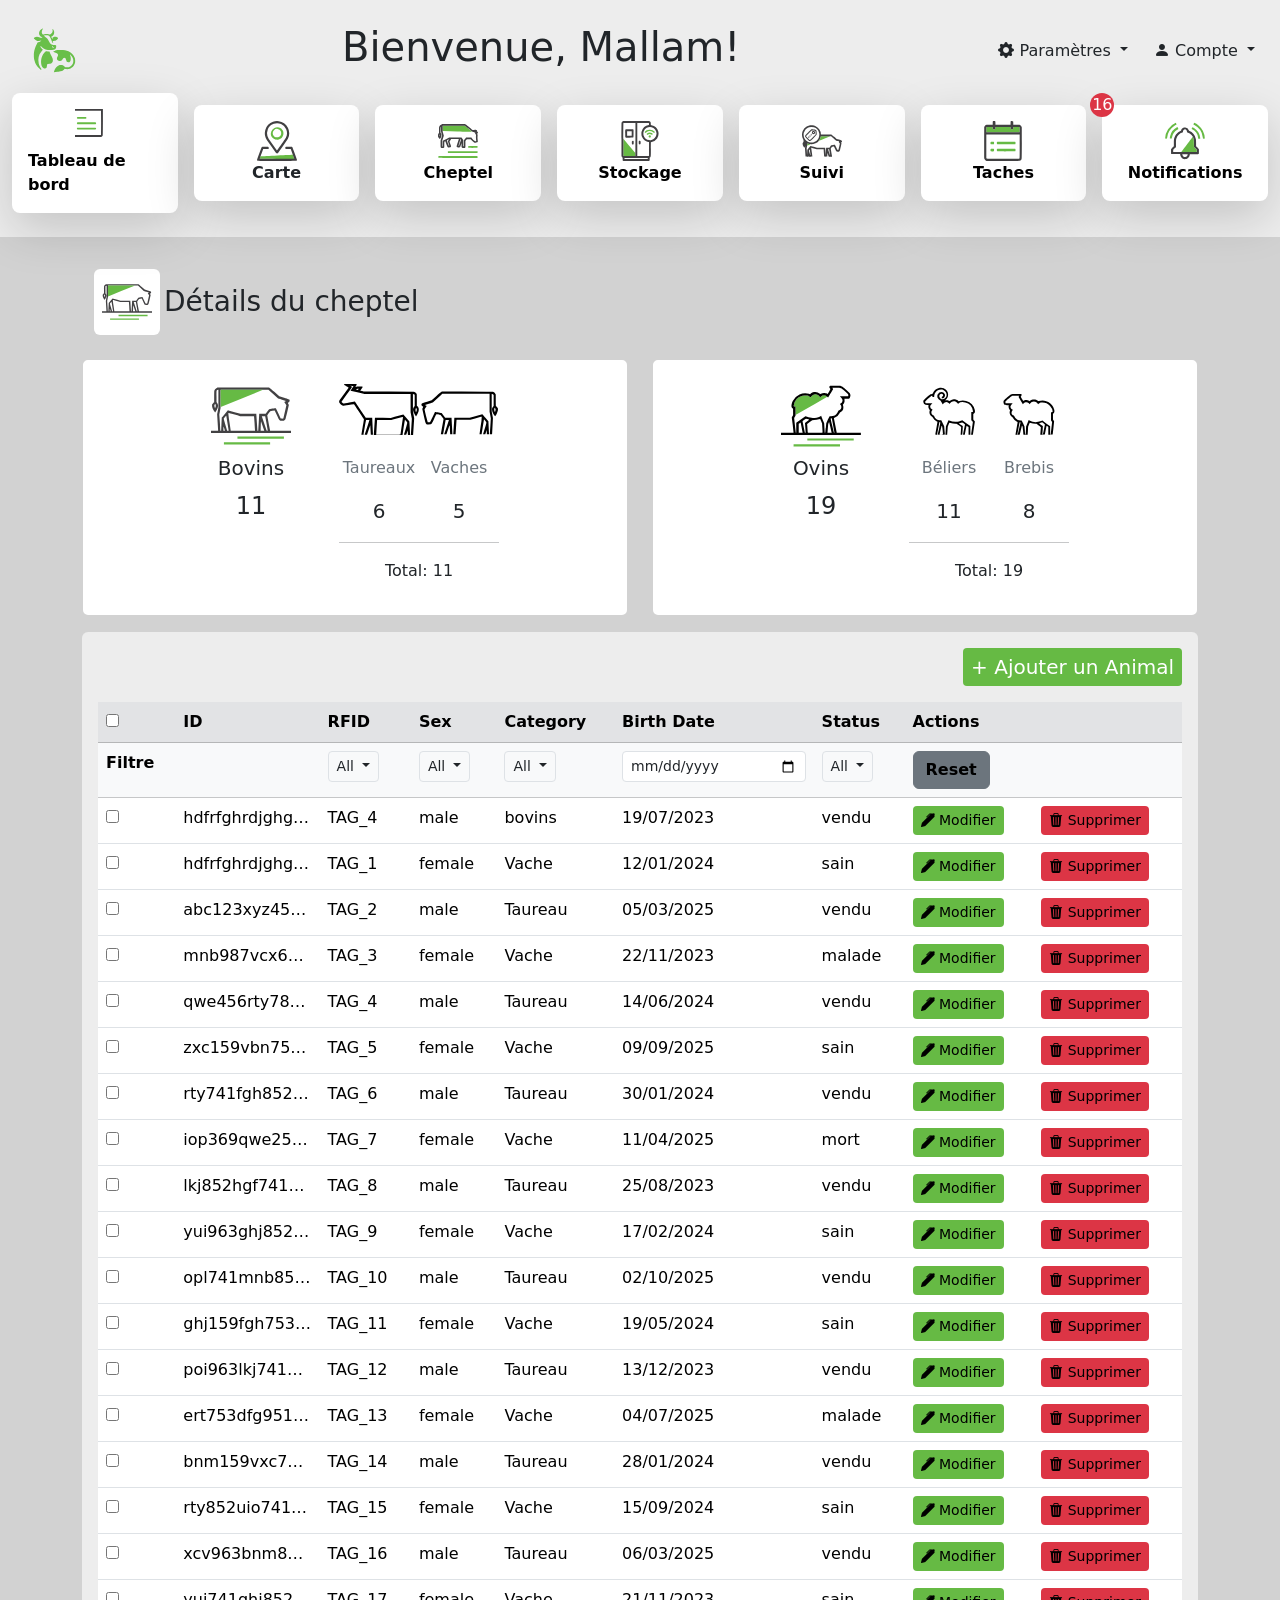
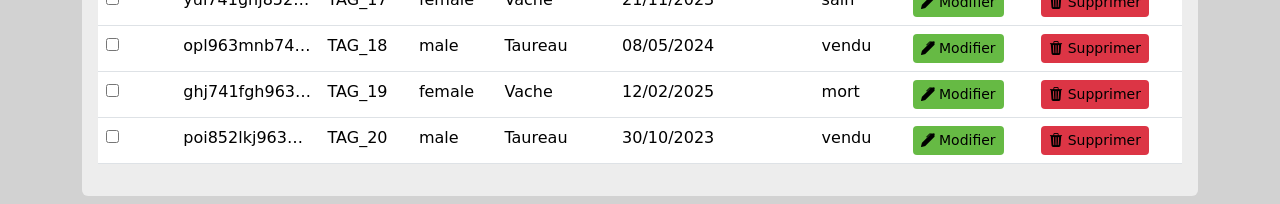
<file: cheptel/cheptel.html>
<!DOCTYPE html>
<html lang="en">

<head>
    <meta charset="UTF-8">
    <meta name="viewport" content="width=device-width, initial-scale=1.0">
    <link href="https://cdn.jsdelivr.net/npm/bootstrap@5.3.8/dist/css/bootstrap.min.css" rel="stylesheet">
    <link rel="stylesheet" href="https://cdn.jsdelivr.net/npm/bootstrap-icons@1.13.1/font/bootstrap-icons.min.css">
    <link rel="stylesheet" href="../style.css">
    <link rel="stylesheet" href="cheptel.css">
    <title>dashboard</title>
</head>

<body>
    <nav class="navbar navbar-expand-lg gray flex-column d-sm-none d-lg-flex">
        <div class="container-fluid">
            <svg xmlns="http://www.w3.org/2000/svg" xml:space="preserve" width="85" height="85"
                viewBox="0 0 158.8 158.8">
                <path
                    d="m107.2 160.8 1.6-4.7c1.4-3.3 4.4-6.4 7.4-7.9 1.5-.7 2-.8 4.2-.8 3.1 0 4.4.5 6.7 2.7l1.6 1.5h3.3c3.3 0 3.4 0 5.1-.9 6.6-3.3 8.6-11.5 4.5-18.4-1-1.6-4.4-5.1-4.2-4.2l.9 2.9c.5 2 .6 2.7.6 5-.2 4.5-1.5 6.3-4.5 6.3q-3.7.1-4.2-4.3-.5-4.1-3.6-4-1.7 0-3.4 3.1-.6 1.4-1.8 2.1c-1 .7-1.3.8-3.1.8s-2.2-.1-3.2-.8a5 5 0 0 1-2.1-4.1c0-1.3.2-1.8 1-3.2 1.3-2.2 1.4-2.8 1-4q-.3-2-4.4-3.4c-2.2-.8-4.5-2-4.5-2.4l1-.4q1.8-.3 3.3-1.6c.7-.5 1-.6 6.6-.8 8.5-.2 13 .4 17.6 2.5a23 23 0 0 1 11.8 12.5c.7 2 1 6.8.5 9-.4 2-1.8 4.8-3.2 6.5s-4 3.6-6.3 4.5-6 1.1-8.3.6l-1.6-.3-1.1 1a16 16 0 0 1-6 3.6c-1 .2-4 .7-6.7 1zm-25.5-5.4a32 32 0 0 1-11-18c-.8-3-1-9.7-.6-13 .7-5.2 2.8-11.6 5.4-16.3 1.4-2.6 1.7-3 2.6-3q2.3 0 4.4-2 1.3-1.2 1.4-1.5l-2.5.5c-4.2 1.2-6.6.6-9.8-2.7-1-1-1.7-2-1.7-2.1 0-.5 2-1.9 3.5-2.3q3-1 6.5.6c2.3 1 3.6 1.2 5.1.8q2.3-.3-.4-1.1c-3-1.1-5-4-5-7.1s1.7-6.1 4.3-7.8c.9-.5 3.2-1.3 3.2-1l-1 1.9c-1 2-1.5 4.4-1.3 5.7.3 1.2 1.3 3 2 3.3s1 .2 2.7-.3c2.6-.9 6-1 8.1-.2.8.3 1.8.5 2.1.5 1.6 0 4.4-2.4 5-4.4.4-1.2.4-3.4.1-5q-.4-1.4.3-.8.6.3 1.3 1.5c3 4.6 1.6 10.2-3 12.5l-1.2.6a35 35 0 0 0 2.8 4.6V96l1.3-.6c1.9-1 5-1 6.8 0q1.3.7 1.8 1.3c.5.5.5.6.1 1.1a16 16 0 0 1-4.1 4c-1 .5-1.6.6-3.5.6h-2.2l.4 2c.7 2.6.7 2.6-.3 1.7s-1.4-1.6-2.7-5.4c-1.8-5.3-3.3-7.6-5.3-8.5-1.8-.8-7.3-.6-8.7.3-.4.3-.2.5 3.3 3 3 2 4 3.1 6.1 7.3 3 5.6 4.7 6.8 10 7 3.1.2 3.6.4 3.7 1.7q.2 2.9-.7 4.7c-1 2.2-2.5 2.8-7.3 3.2-7.4.7-14.6-1.4-18.6-5.4-1.4-1.5-1.8-1.7-2.4-1.5q-.7 0-.7.4c0 .6 2 3 3.3 4.4l1.5 1.4-1.3 1.5a28 28 0 0 0-6.4 25c.7 2.5 2.7 6.9 4.2 8.8 1 1.2 1 1.4.6 2q-.3.4-.6.5zm25.6-40.7q.5-.8-.9-1-1.2-.1-1.3-1.1-.2-1.1-1-.8c-.4.4-.5 1.4 0 2.1.5 1 2.4 1.5 3.2.8m-19 38.8c-5-2.6-6.5-13.5-3.1-22l2-4c1.2-2 4.3-5.5 5.2-6 .3-.1 6.5.4 6.7.6l.5 1.7q.5 2 4.2 8.6c2.3 4.3 2.4 8.4 0 10.7-1.2 1.4-2.3 1.7-5 1.8q-3.2 0-3.8 1.3c-.2.4-.5 1.7-.7 3-.3 3-.8 3.7-2.3 4.4s-2.2.6-3.6-.1"
                    style="fill:#69bf4a;stroke-width:.264583" transform="translate(-29.1 -40.9)" />
            </svg>

            <h1>Bienvenue, Mallam!</h1>

            <div class="collapse navbar-collapse flex-grow-0" id="navbarNav">
                <ul class="navbar-nav">
                    <li class="nav-item">
                        <div class="dropdown">
                            <button class="btn dropdown-toggle" type="button" data-bs-toggle="dropdown"
                                aria-expanded="false">
                                <i class="bi bi-gear-fill"></i> Paramètres
                            </button>
                            <ul class="dropdown-menu">
                                <li><button class="dropdown-item" type="button">Action</button></li>
                                <li><button class="dropdown-item" type="button">Another action</button></li>
                                <li><button class="dropdown-item" type="button">Something else here</button></li>
                            </ul>
                        </div>
                    </li>
                    <li class="nav-item">
                        <div class="dropdown">
                            <button class="btn dropdown-toggle" type="button" data-bs-toggle="dropdown"
                                aria-expanded="false">
                                <i class="bi bi-person-fill"></i> Compte
                            </button>
                            <ul class="dropdown-menu">
                                <li><button class="dropdown-item" type="button"><a href="../connexion/connexion.html" class="link-underline link-underline-opacity-0 text-black">Se connecter</a></button></li>
                                <li><button class="dropdown-item" type="button"><a href="../inscription/inscription.html" class="link-underline link-underline-opacity-0 text-black">S'inscrire</a></button></li>
                            </ul>
                        </div>
                    </li>
                    
                </ul>
            </div>
        </div>



        <section class="d-flex justify-content-around align-items-center container-fluid pb-3">
            <div
                class="col me-3 d-flex flex-column justify-content-center align-items-center p-3 rounded-3 shadow-lg bg-white largeur">
                <a href="../index.html" class="link-offset-2 link-underline link-underline-opacity-0 text-black d-flex flex-column justify-content-center align-items-center">
                <svg xmlns="http://www.w3.org/2000/svg" width="40" height="40" viewBox="30 30 100 100">
                    <path
                        d="M36.5 81.3c-.7-.2-1.6-1.2-1.7-1.9q-.2-1.4.8-2.3l.6-.5h22.5c24.8 0 23.1 0 23.8 1.2.7 1.3 0 2.9-1.3 3.3a1499.4 1499.4 0 0 1-44.7.1m-1-13.8q-1.4-1.3-.3-3c.7-1.1-.1-1.1 23.5-1.1 24.1 0 22.9 0 23.7 1.2q.7 1 .1 2.3c-.6 1.4 1 1.3-24 1.3H36.3Zm.1-13.5q-1.2-1-.7-2.5.3-1.2 1.7-1.5c1-.3 19.5-.2 20.4 0 1.3.5 2 2.1 1.3 3.4s-.2 1.2-11.6 1.2H36.2ZM22.8 26.4c0-2.6 0-3 .4-3.3.3-.3 3-.3 35.8-.3s35.6 0 35.8.3q.3.3.4 3.3v3H22.8Z"
                        style="display:inline;fill:#67bb44;stroke-width:.2" />
                    <path
                        d="M22.3 99.7a6 6 0 0 1-3.8-3.4C18 95.3 18 94 18 59c0-35.2 0-36.3.4-37.3a6 6 0 0 1 3-3.1l1-.5h73l1 .5a6 6 0 0 1 3 3.1c.4 1 .4 2 .4 37.3s0 36.3-.4 37.3a6 6 0 0 1-3 3.1l-1 .5H59.3c-28.8 0-36.4 0-37-.2M95 94.8c.1-.3.2-10 .2-30.4L95 34.3H22.9v30.2l.1 30.4c.2.3 6.2.3 36 .3 35.2 0 35.8 0 36-.4m.2-68.4q0-3-.4-3.3c-.2-.3-3-.3-35.8-.3a384 384 0 0 0-35.8.3c-.4.3-.4.7-.4 3.3v3h72.4ZM4.3 81.7a6 6 0 0 1-3.8-3.4C0 77.3 0 76 0 41 .1 5.8.1 4.7.5 3.7a6 6 0 0 1 3-3.1l1-.5h73.2l1 .5q2.3 1.4 3 3.5.3.9.3 4.5c0 4-.2 4.8-1.2 5.3-.8.4-2 .4-2.6 0-.9-.7-1-1.2-1-5 0-2.9 0-3.5-.3-3.8S73 4.8 41 4.8c-32 0-35.6 0-35.9.3S4.8 9 4.8 41c0 32 0 35.6.3 35.9s.9.3 3.7.3c3.8 0 4.4.1 4.9 1.2.6 1.2 0 2.8-1.2 3.3-.9.4-7 .4-8.2 0"
                        style="display:inline;fill:#414042;stroke-width:.2" />
                </svg>

                <p class="fw-bold m-0">Tableau de bord</p>
                </a>
            </div>

            <div
                class="col me-3 d-flex flex-column justify-content-center align-items-center p-3 rounded-3 shadow-lg bg-white largeur">
                <svg xmlns="http://www.w3.org/2000/svg" width="40" height="40" viewBox="0 0 100.2 100">
                    <path
                        d="m6.8 94.6 1-3.2L9 88.5h.7c5.2-.4 79.9-4 80-4l3 8.1.8 2.2H50c-34.5 0-43.3 0-43.3-.2m40.4-48c-5.1-1.2-9.2-4.3-11.5-9a16.2 16.2 0 0 1 29-14.1 13 13 0 0 1 1.6 7.1c0 2.2 0 3-.5 4.3a16 16 0 0 1-11.2 11.3c-2 .5-5.6.7-7.4.3m5.8-6c3.7-1 6.6-3.9 7.5-7.5.6-2.3.3-5.2-.8-7.5-.9-1.7-2.9-3.7-4.8-4.6a10 10 0 0 0-12.2 2c-6.6 6.7-2 18 7.4 18q1.8 0 3-.3"
                        style="display:inline;fill:#67bb44;stroke-width:.2" />
                    <path
                        d="M1.6 99.6Q.1 98.8.1 97.3c0-1 11-31 11.6-31.7.9-1 1.2-1 8.7-1 6.4 0 7.2 0 7.8.4 1.4.7 2 2.3 1.3 3.7s-.7 1.4-7.7 1.5l-6.3.1-2.2 6.2a388 388 0 0 0-6.5 18.2h86.6l-1.8-4.8-4.4-12.2-2.7-7.5h-6c-6 0-6 0-6.7-.5-1.9-1.2-1.8-3.7.2-4.7.6-.4 1.4-.4 7.8-.4 7.8 0 8 0 8.8 1.2.4.5 11.1 29.5 11.5 31q.1.7-.2 1.6c-.8 1.8 4.2 1.6-49.7 1.6-45.2 0-48 0-48.6-.4m47-18.8q-.7-.4-1.3-1.1L24.6 47.4c-2-2.9-3.6-6.8-4.4-10.8a30.6 30.6 0 1 1 57.2 8q-1.1 2.2-12.7 18.6l-12 17c-1 1-2.6 1.2-4 .6M60.8 59c5.8-8.3 11-16 11.5-17 3.6-6.7 3.9-14.5.8-21.5A25 25 0 0 0 42 6.8a24.9 24.9 0 0 0-16.7 21.7q-.8 8.9 4.2 16.4L50 74c.1 0 5-6.8 10.7-15"
                        style="display:inline;fill:#414042;stroke-width:.2" />
                </svg>

                <p class="fw-bold m-0">Carte</p>
            </div>

            <div
                class="col me-3 d-flex flex-column justify-content-center align-items-center p-3 rounded-3 shadow-lg bg-white largeur">
                <a href="#" class="link-offset-2 link-underline link-underline-opacity-0 text-black d-flex flex-column justify-content-center align-items-center">
                <svg xmlns="http://www.w3.org/2000/svg" width="40" height="40" viewBox="0 0 254.1 215">
                    <path
                        d="M4 214.1c-3-1.8-3-8 0-10 .8-.7 13-.8 122.7-.8 93.5 0 122 .2 122.9.6q2.4 1 2.3 5.4c0 2.3-.1 2.8-1.2 4l-1.3 1.4-122 .1C8.1 215 5.4 215 4 214.1M64.6 183q-2.5-1.4-2.5-5c0-2.8.7-4.3 2.4-5.3 1.1-.7 8-.7 92.9-.7H249l1.5 1.4c1.3 1.4 1.4 1.7 1.4 4.4s0 3-1.4 4.3l-1.5 1.5h-91.7c-72.7 0-92-.2-92.7-.6m103-31.1q.5-.2.8 0 .2.3-.6.3t-.2-.3m27.3-.9q-.9-.2-2.1-1.4c-1.2-1.2-1.3-1.6-1.3-4.3 0-2.8.1-3 1.4-4.4l1.4-1.4 26.4-.1c18-.1 26.8 0 27.9.3 2.5.7 3.3 2.2 3.3 5.6s-.8 4.9-3.3 5.6c-1.5.4-51.6.5-53.7.1M18 149.7q-.8-1 .2-.1l.7.7q0 .5-.9-.6m156.3-23c0-10.7 0-15 .1-9.6zM27.4 141.5h1.7q.5.1-1 .2-1.4 0-.7-.2m133.2-20.1v-10.3zm3.4.8a912.8 912.8 0 0 1 0 0m89.3-12.5q0-1 .2-.5v1.3q-.2.4-.2-.8m-36-2-.8-1 1 .9q.8.7.9 1 0 .5-1.1-.9m-4.7-4.7-.9-1 1 .8q1.4 1.1.8 1.1zm13-1.5q-.8-1 .2-.2 1.1 1 .6 1zm15.6-5.1q0-.7.3-.3 0 .5 0 .8-.3.3-.3-.5m-45.8-.2-12-.2 11.9-.1c7.5 0 12 0 12.1.3l.2.3zm-52-.9q.2-.3.7-.2.8.6-.3.5-.5 0-.4-.3m107.7-2q0-.6.3-.2v.8q-.3.3-.3-.5m-10.3-1.6q0-1.2.3-.5v1.2q-.3.4-.3-.7m10-7.1q0-2.4.2-1.4v2.8q-.2 1-.2-1.4m-10-6.5q0-.8.2-.5.3.6 0 1-.1.5-.2-.5m10.3-2q0-.6.3-.2v.8q-.3.3-.3-.5m-9.9-3q0-.6.3-.2 0 .6 0 .8-.3.3-.3-.5M10 72.3q0-1 .2-.5v1q-.2.5-.2-.5m241.6 0q0-1 .2-.5v1q-.2.5-.2-.5M0 69.4q0-.7.3-.3v.9q-.3 0-.3-.6m22 0q0-.7.2-.3v.9q-.3 0-.2-.6M6.2 40.2a602.5 602.5 0 0 1 0 0m9.9-.6a620 620 0 0 1 0 0m106.9 7L33.4 44h-3.7V27.8c0-15 0-16.1.8-16.8.7-.6 5.9-.7 70.4-.6l69.6.1 2.1 1.2c1.2.6 11.4 9 22.8 18.8 16.5 14 21 17.8 22.6 18.3 1.8.5 1.7.6-3.7.5-3 0-44.2-1.2-91.3-2.7M19 45.1q0-1.2.2-.7v1.5q-.2.5-.2-.8M223 38h1q.5.2-.4.2t-.6-.2m17.4-2.6h1.3q.4.2-.7.2t-.6-.2M11.6 9.7q0-.1.8-.7 1-.8.1.1-.8 1.2-.9.6M28.7.1h.8q.3.3-.5.3t-.3-.3M169 .1h.8q.2.3-.6.3t-.2-.3"
                        style="display:inline;fill:#68bb44;stroke-width:.429915" />
                    <path
                        d="M20.9 151.4q-3.1-1.6-4.1-4-.5-1.4-.5-22.2v-20.9l5-15.1 5-15.2-3.2-11.7-3.6-13c-.2-.8-.4-8.3-.6-16.8L18.7 17l-1.3 2.6-1.3 2.5-.1 16.6-.1 16.5 1.2 1.7a25 25 0 0 1 5 15.5c0 7.4-2.4 13-7.8 18.7l-3.1 3.3L8 91a25.6 25.6 0 0 1-3.4-32.9l1.8-2.7V38.7c0-16.2 0-16.8 1-20.1C10 10 16.4 3.7 25.2 1 27.6.3 31 .2 99 .2h71.4l3.1 1c1.7.6 4.3 1.8 5.6 2.7 1.3.8 11 9 21.6 18C219 37.5 220 38.3 221.6 38.3c2 0 12.4-1.5 15.3-2.1q7.2-1.8 9.9 2.6c1.5 2.5 1.5 4 .2 7.3-.2.5 0 .8 1.4 1.2q3.6 1.1 5 4.2c1.3 3.2 0 6.9-3 8.7l-1.8 1 1.6 3c1.7 3.4 1.8 4.1 1 14.3-.6 7.2-.3 13.8 1.1 23.5 1.1 7.3 1.1 9.2.1 11-1 2.1-2.3 2.7-9.3 4.8-7.7 2.3-8.2 2.2-13.7-1.3a76 76 0 0 1-20.5-18l-1.9-2.6h-23.3l-4.8 5.8-4.8 5.9v39.1l-1 1.8c-1.6 2.7-3.4 3.4-9.2 3.6-8.7.4-11.5-.5-13.3-4.2-1-1.9-1-2.3-1-14.8v-13l-4.2 12.4c-2.3 6.8-4.6 12.7-5 13.3-1.8 2-3.9 2.5-10.3 2.5-6.7 0-8-.3-10-2.7a7 7 0 0 1-1.7-6c.1-.7 3.3-10.7 7-22.2l6.6-21.5c0-.3-7-.5-24.2-.4H83.6l-4.7 6.7-5.5 7.9-.8 1.2 5 13.7c2.6 7.5 5 14.2 5.1 14.8.4 1.8-.5 4.6-2 6.2-2 2-4.2 2.4-11 2.3-5.3-.2-6-.3-7.5-1.2-.9-.6-2-1.7-2.4-2.6l-7-18.3-6.2-17-3.3 1.6-3.1 1.7L40 130l-.2 17.4-1.3 1.6c-2 2.7-3.8 3.3-10.3 3.3-4.6 0-6-.2-7.3-.8m9.1-27.6.1-17.8 20.5-10.5 20.5-10.4h78.4l5.4 8.2 5.5 8.2v40h3.9V103l7.1-8.7 7.2-8.8h33.7l2.7 4a68 68 0 0 0 21 19.4c1 .3 6.9-1.5 6.9-2.1l-1-6.5a140.8 140.8 0 0 1-.5-27.9l.5-3-3.8-6-3.8-6 2.2-1.2c1.1-.5 2.1-1.1 2.1-1.3s-9.8-3.2-20.2-6.2c-2.2-.6-4.3-2.3-23-18.3a478 478 0 0 0-22.8-18.8l-2.1-1.2h-69.6c-65-.2-69.7-.1-70.5.5s-.8 1.6-.6 19.3v18.5l3.7 12.8L37 74.3 31.9 90l-5.3 15.6V142l1.7-.1 1.6-.1zm41.8 13.4-4.7-13.8-4.8-14c0-.3 1.9-3.1 4.1-6.4l4.1-6c0-.5-13.8 6.7-14 7.2-.1.3 2.3 7.4 5.4 15.8l6.1 16.4c.4 1 .7 1.2 2.1 1.2q1.6 0 1.7-.4m67-15.4 6.3-19.4 1.1-3.6-1.1-2q-1-1.6-1.5-1.5c-.2.2-3.3 9.8-7 21.3l-6.6 21h3.6zM12.3 73.4c.3-3.2-.4-7.2-1.1-6.5-1.2 1.2-1.3 8.7-.2 10.5.5 1 1.1-.8 1.3-4"
                        style="display:inline;fill:#414042;stroke-width:.429915" />
                </svg>

                <p class="fw-bold m-0">Cheptel</p>
               </a>
            </div>

            <div
                class="col me-3 d-flex flex-column justify-content-center align-items-center p-3 rounded-3 shadow-lg bg-white largeur">
                <a href="../stockage/stockage.html" class="link-offset-2 link-underline link-underline-opacity-0 text-black d-flex flex-column justify-content-center align-items-center">
                <svg xmlns="http://www.w3.org/2000/svg" width="40" height="40" viewBox="0 0 278.4 300">
                    <path
                        d="m23 281.1.1-4.2h174l-86.8.1-86.8.2-.3 4-.2 4.1zm-7.6-19.4c-1-1-1-6.2-.9-64.7l.2-63.6L59.4 187l44.7 53.7.3-113.4.3-113.3.2 108c0 59.5 0 115.4-.3 124.4l-.4 16.3H60.3c-41.8 0-44 0-45-1.1M207.8 123c-3.9-2.3-5.2-6.2-3.5-10.5 2.4-6.3 10.1-7.6 14.7-2.3 3.4 3.9 2 10.8-2.7 13a10 10 0 0 1-8.5-.2m-15-19.5q-3.3-1.3-3.2-5.2c0-1.5.6-2.5 3-4.8 9-8.7 24-10.2 35.1-3.4q10.9 6.6 5.7 12-3.7 3.8-8.7-.4a19.4 19.4 0 0 0-24.7 0c-3 2.5-4.7 3-7.2 1.8m-15-15q-3.1-1.7-3.2-5.4c0-3 7.5-9.4 15.3-13.4a42 42 0 0 1 20.4-4.7c9.5-.4 15.6.7 22.7 4 7.5 3.3 16.1 10 16.9 13 .5 2-.7 5.4-2.2 6.3-2.6 1.4-5.1.8-8.5-2.1q-6.9-6-15.1-8.6a42 42 0 0 0-23.4 0 44 44 0 0 0-15 8.5c-3.7 3.1-5.4 3.6-7.9 2.4"
                        style="display:inline;fill:#67ba44;stroke-width:.6" />
                    <path
                        d="M12.9 299C9.4 297.5 9 296 9 284.6c0-5.7-.2-10.3-.5-10.3-1.1 0-5.7-5.2-7-7.8l-1.2-2.7V138.9C.3 17.6.3 14 1.4 11.1c1.6-3.9 5.1-7.6 9-9.4L13.5.3h193.8l3.4 1.7c2 1 4.3 2.7 5.3 3.9 3.5 4.2 3.9 5.7 4.2 15.4l.3 9 5 1A64 64 0 0 1 275.7 77a64 64 0 0 1-54.6 81.5s-.2 23-.2 51.2c0 55.4 0 55-3.3 59.7-.9 1.4-2.5 3-3.6 3.8l-2 1.4-.1 10.1c0 8.5-.2 10.4-1 11.8-2.3 3.8 4.5 3.6-100.5 3.6-84 0-95.8-.1-97.4-1m184.5-17.9v-4.5l-87.1.1-87.2.2-.2 4.4-.2 4.3h174.7zm-92.8-34.6c.2-9 .4-64.9.4-124.2V14.4H60.6c-39.5 0-44.4.1-45.3 1s-.9 12.8-.9 123c0 112.9 0 122.3 1 123.3s3.1 1.1 44.9 1.1h44zm-22.8-71c-3.3-1.4-3.8-3.3-3.8-13.3 0-7.8.1-9.1 1.2-10.9q1.8-3.2 6.4-3.1c1.6 0 2.6.5 4.2 2l2 2v10c0 10.7-.2 11.6-3.6 13.3q-3 1.6-6.4 0m-50-51.5a8 8 0 0 1-2.8-3.4c-.5-1.5-.7-9.3-.8-26.9 0-26.9 0-27.4 3.3-30 1.6-1.3 1.9-1.3 28.3-1.3h26.7l2 2 2.1 2v27.3c0 29.9.1 28.9-3.6 30.8-1.5.8-5.8.9-27.5.9H33.8Zm45-30.4V76.2H42.6V111h34.2zm128.3 168.3 1.3-1V158.4l-1.4-.3-4.9-1a65 65 0 0 1-45.3-37c-4.1-9.5-5.1-14.6-5-25.9 0-8.7.2-10.6 1.6-15.7a66 66 0 0 1 53.9-47.9c1 0 1.1-.6 1.1-7 0-5.7-.2-7.2-1-8.1-1-1-3-1.1-43.8-1.1h-42.8v248.4h42.5c37.4 0 42.6-.1 43.8-1m-71.7-86.5c-3.2-1.5-3.8-3.7-3.8-13.4 0-9.4.5-11.3 3.6-12.9a7 7 0 0 1 10.2 4.4c.8 3 .7 15.5-.2 18s-4 5-6.3 4.9c-.9 0-2.5-.5-3.5-1m91.9-33.2a47 47 0 0 0 24.1-14 48.7 48.7 0 0 0 2.7-64.8 54 54 0 0 0-26.5-16.9 50 50 0 0 0-59 32.8c-1.8 5.4-1.9 6-1.9 14.9 0 8 .2 9.9 1.4 13.8 6 19 21.5 32.4 41.2 35.4 4.7.7 12 .2 18-1.2"
                        style="display:inline;fill:#414042;stroke-width:.6" />
                </svg>

                <p class="fw-bold m-0">Stockage</p>
                </a>
            </div>

            <div
                class=" col me-3 d-flex flex-column justify-content-center align-items-center p-3 rounded-3 shadow-lg
                bg-white largeur">
                <a href="../suivi/suivi.html" class="link-offset-2 link-underline link-underline-opacity-0 text-black d-flex flex-column justify-content-center align-items-center">
                <svg xmlns="http://www.w3.org/2000/svg" width="40" height="40" viewBox="0 0 752.2 590.4">
                    <path
                        d="M309.7 451.4c18-.2 47.5-.2 65.5 0 18 .1 3.3.3-32.8.3s-50.8-.2-32.7-.3M98.5 377.8c.6-1.6 1.2-11 1.5-20.9s.8-18 1.1-18 3.8 1.4 7.9 3c14 6 37.7 12.3 45.7 12.3 2 0 3.5.5 3.5 1 0 .9-36.5 16.2-58.3 24.6-2 .7-2.2.4-1.4-2m218-88.3c15.6-17.6 29.7-47 35.5-73.8 1.3-6 2.5-11 2.7-11.1.2-.2 40.2-.2 88.9 0l88.5.3-105.2 42.5a9110 9110 0 0 0-110 45l-5 2.4zm-222-33-30.1-30.4 30.4 30.1 30.4 30.4c0 .9-2.8-1.8-30.7-30m67.3 10c0-.1 20.8-21 46.3-46.3l46.4-46-46 46.3c-42.9 43-46.7 46.9-46.7 46M95.6 153a1133 1133 0 0 1 30.7-30.1c.4 0-13 13.6-29.5 30.1A1133 1133 0 0 1 66.1 183c-.3 0 13-13.5 29.5-30m309.2 18.6c26.2-.2 68.7-.2 94.5 0s4.3.3-47.6.3c-52 0-73-.1-46.9-.3"
                        style="fill:#67ba44;stroke-width:1.18081" />
                    <path
                        d="M68 588.9c-1.9-1.4-2.6-9.6-7-80.2L56.1 430l3.3-16.4a314 314 0 0 0 3.2-18c0-1-2 1.6-4.4 5.6-13.7 22.4-14.8 22.7-25 6.8-26-40-29.5-70.8-10.3-91.3l5.4-5.8v-36.7L23 265C6.4 236-2.3 196 1 163.5 3.6 137.8 8 122 19 99.8A216 216 0 0 1 33.2 75c9.3-13.2 28-32 40.9-41.1C108.7 9.3 154.3-3.1 194.2 1c24 2.5 41.5 7.5 62.6 17.9a177 177 0 0 1 98.6 147.8v5.6l98.3.3 98.3.3 5.3 2.6c3 1.5 25 20 49 41.2 24 21.1 44 38.7 44.5 39l43.1 13.5c23.3 7.1 44.2 14 46.5 15.1a22 22 0 0 1 7.9 30.7c-2.8 4.2-8.1 8.7-11.8 10-.5.1.7 3.2 2.6 6.7q3.6 6.5 3.6 11.7c0 4.5-26.1 121-29.7 132.4a32 32 0 0 1-23.5 20.6c-6.4 1.2-31.5-1.5-37-4-9.5-4.2-12-8-31.9-51-10.3-22.4-19.2-41-19.7-41.6-.6-.8-36.3 4.5-37.2 5.5l-12 17.6c-11.7 17.3-11.8 17.5-10.8 22.5 3.3 16.1 24.7 137 24.7 139.3 0 5.4-1 5.6-32 5.6-29.1 0-29.4 0-31-2.7-1-1.4-6.4-16.9-12-34.3a418 418 0 0 0-10.8-31.1c-.2.2-1.2 15-2.2 32.8-1.4 28-2 32.5-3.7 33.8-2.9 2.1-53.4 2.1-56.3 0-1.7-1.3-2.5-9.8-6-67-2.4-36-4.2-66.7-4.2-68.1V451H277l-51.7-14.4c-28.4-8-51.9-14.2-52.1-13.9s4.8 37.4 11.3 82.5c11.4 78.8 11.8 82 9.7 83.5-1.7 1.2-8.6 1.6-30.4 1.6-16 0-29-.5-30.3-1.1s-3-4.3-4.3-9.2c-2-7.3-2.3-7.7-3-4.5-.4 2-.8 5.6-.9 8q0 4.4-2.4 5.6c-3.6 1.9-52.2 1.6-54.9-.3m92.6-29.7c0-2.3-14-98.4-14.9-102.2-.7-2.8-1-2.6-7.6 4.7-6.3 7-7 8.2-7 13 0 3.4 4.2 19.2 11.8 44.3l12.4 40.4c.7 2 5.3 1.9 5.3-.2m289.1-69.6c2.4-48.2 3.7-66 4.8-67.4 1.4-1.6 5.7-1.8 31.5-1.8h30l16-21.2a368 368 0 0 1 17.4-22.2c2.1-1.3 67-12 68.7-11.4.8.3 11.7 22.5 24.2 49.4 25.5 54.5 22.4 50.2 35.6 50.2 5.6 0 5.7 0 6.9-4.4a2797 2797 0 0 0 26.7-115.7c-.4-1-5-7.8-10.1-15.1a73 73 0 0 1-9.4-15.7q0-2.4 4.8-5.3c2.6-1.6 4.4-3.2 3.8-3.5-.5-.3-14.8-4.6-31.7-9.6s-32.3-10.3-34.2-11.7-21.9-19-44.3-39l-43.3-38.8c-2.4-2.2-5.6-2.3-97.3-2.2-52.2.1-95 .3-95.1.4-.2.2-1.4 5.2-2.7 11a179 179 0 0 1-138 136.6c-9.8 2.2-15.1 2.5-36.9 2.5-22 0-26.8-.3-36-2.5-13-3.1-22.5-6.2-32.1-10.2-4-1.7-7.7-3.1-8-3.1s-.6 6.4-.6 14.3c0 12.7-.8 17.9-6.6 46.3l-6.5 32 3.9 61.7c2 33.9 4 61.4 4.2 61.2s1.5-21.3 2.7-46.8c1.3-25.6 2.6-47.6 2.9-48.9.6-2.5 56.5-68.7 59.7-70.6 1.4-.8 18 3.3 61.8 15.6l59.9 16.7h152.2l1 2.6c.7 1.5 2.8 30 4.8 63.5 3.7 61.6 5 77.7 5.7 71.8.2-1.8 1.9-32.7 3.6-68.7m80 68.6-9.5-52.8-9.6-52.3c-.6-1.7-2.1-2-10.7-2-9.9 0-10 0-9.2 2.6l31.4 96.3c3 9 4 10.9 6 10.9 1.8 0 2.2-.6 1.7-2.7M209 322.5a148 148 0 0 0 112.1-181.6 149 149 0 0 0-96.3-103 153 153 0 0 0-91.3-.7c-31.6 10-60 31.4-78.3 59a140 140 0 0 0-24.5 81.5c0 40.2 13.5 73.7 41.2 102.5 23.6 24.5 50 38.2 84.6 44 12.7 2.2 39.2 1.3 52.5-1.7m-72.6-29.3c-5.2-1.7-9.9-5.9-39.9-35.7s-34.2-34.4-36.3-40q-4.2-11.6-.4-23.3c1.7-5.3 7.3-11.3 54.6-58.8 29-29.1 54.6-54 57-55.2 8.2-4.2 12.9-4.5 46-2.9 27.5 1.4 32.3 2 37.3 4.1 8.9 4 15.5 11.5 18.2 20.4 1.2 4.4 3.3 38.7 3.5 58.7.2 11.8-.1 13.7-2.9 19.3-2.4 4.9-13.8 17-54.7 57.7-35.6 35.5-53.4 52.4-57 54.2-7 3.5-17.7 4.1-25.4 1.5m25-26.2c13.3-11.8 93.1-92.3 94.8-95.6 1-2 1-9.5 0-32.4-1.6-33-2.1-35.3-9.4-38.8-5-2.4-59.2-5.4-63.9-3.5A1250 1250 0 0 0 129 149l-51 51.2V212l31.5 31.6 31.7 31.6h5.5c5.3 0 6.2-.5 14.8-8.1m-35-26.7-1.6-3-2.8 2.6c-2.5 2.3-2.7 2.4-3.5.4q-.7-2 1.2-3.2 3.5-2 .5-6.8c-1.3-2.1-1.6-2.2-3.5-.4-1.2 1-3 1.5-4 1-1.8-.6-1.8-1 .6-3.6 2.7-2.8 2.7-3 .7-6-1.5-2.3-1.7-3.4-.7-4.5q1.4-1.6 3.6 1.6l2.2 3 3-2.8c2.8-2.6 2.8-3 1.1-5.6-1-1.5-1.5-3.7-1-4.8.6-1.8 1-1.6 3.4 1.3s2.8 3.1 4.2 1.4q1.6-2.2 3.2-.6c1.4 1.2 1.3 1.8-.7 4-2.5 2.6-2.5 2.6-.2 5.4 2 2.4 2.5 2.6 4.2 1.2 3-2.5 4.8.2 2 2.8-2.4 2.1-2.4 2.2-.1 5.4 1.9 2.7 2 3.5.7 4.6s-2 .6-3.7-1.8l-2-3.1-3 3c-2.8 2.8-2.8 3-1 6 2 2.8 1.7 5.4-.4 5.4-.5 0-1.6-1.3-2.5-3m3-17.8-2.1-3.2-3 3c-3 3-3 3.1-1 6.3l2.1 3.1 3-3c3-3 3-3 1-6.2m22.3-7c-2-2.8-2.2-2.9-4.2-1.1-3.3 3-5.3.8-2.2-2.5 2.4-2.6 2.4-2.8.5-5.8-2-3-2.2-3-4.3-1-1.7 1.5-2.6 1.6-3.6.6s-.8-2 .8-3.8c2-2 2-2.7.6-5.3-2.2-4.2.2-6.6 2.8-2.8l2 2.7 2.9-2.8c2.8-2.7 2.9-3 1-5.7-1.4-2.2-1.5-3.2-.4-4.2q1.4-1.6 3.2 1.3c1.7 2.5 2 2.6 3.9.9 1.7-1.6 2.2-1.6 3.4-.2 1 1.3 1 2-.4 3.1-2.3 1.8-2.3 3.5 0 6.4 1.3 1.8 2 2 3.4.8 2.8-2.3 4.7-.3 2.3 2.4-2 2.2-2 2.5-.1 5.7 1.8 3 1.8 3.5.2 4.8q-1.6 1.3-1.8.4c0-.5-.8-2-1.7-3.3-1.7-2.2-1.8-2.2-4.7.5-2.8 2.7-2.8 2.8-1 6.1 1.5 2.5 1.7 3.7.7 4.7s-1.8.5-3.3-1.8m2.4-12.4c1.9-2 2-2.8.6-5.3-2-3.6-2.5-3.7-5.7-.3-2.3 2.6-2.4 3-.7 5.4 2.2 3.2 3 3.2 5.8.2m23-12c-2-4-2.1-4-4.6-1.7-3.5 3.2-5.6 1-2.4-2.3 2.5-2.7 2.6-3 .6-5.9s-2.1-3-4.2-1.1c-3.4 3-5.5.9-2.4-2.4 2.5-2.6 2.5-2.8.5-5.8-1.5-2.3-1.6-3.5-.7-4.5q1.3-1.5 3.7 1.6l2.3 2.8 2.7-2.7c2.7-2.6 2.7-2.8.8-6.1-1.7-3-1.8-3.7-.3-4.8q1.6-1.3 1.7-.4c0 .6.8 2 1.8 3.3 1.6 2.1 1.8 2.2 4 .2 3-2.7 4.6-.2 1.8 2.9-2 2.1-2 2.4 0 5.3 1.9 3 2.1 3 4.1 1.1 3-2.6 4.5 0 1.8 3-2 2.2-2 2.4 0 5.4 2.9 4.4.5 6.7-2.8 2.7l-2.3-2.8-2.8 2.7c-2.6 2.6-2.6 2.8-.7 6.1 1.6 2.9 1.7 3.7.4 4.8s-2 .7-3-1.4m2.1-13.1c2.5-2.6 2.5-2.7.3-5.6l-2.2-3-3 2.9c-2.8 2.6-2.8 3-1.1 5.6 2.3 3.4 2.9 3.4 6 .1m26.5-13a38 38 0 0 1-17-15.6c-2.8-6.4-2.8-18.5.1-24.8 2.7-5.9 10-12.9 15.7-15.3a37 37 0 0 1 21.2-.5c6.5 2 13.9 8.7 17.1 15.7a29.3 29.3 0 0 1-26.7 41.8c-3.6 0-8.3-.6-10.4-1.3m15-19.1c3.8-2 4.8-4 4.8-9.2 0-11.3-16.8-12.6-19.5-1.6-1 3.8 1.6 9 5.4 11 3.8 1.9 5.3 1.9 9.3-.2"
                        style="fill:#414042;stroke-width:1.18081" />
                </svg>

                <p class="fw-bold m-0">Suivi</p>
                </a>
            </div>

            <div
                class=" col me-3 d-flex flex-column justify-content-center align-items-center p-3 rounded-3 shadow-lg
                bg-white largeur">
                <a href="../taches/taches.html" class="link-offset-2 link-underline link-underline-opacity-0 text-black d-flex flex-column justify-content-center align-items-center">
                <svg xmlns="http://www.w3.org/2000/svg" width="40" height="40" viewBox="0 0 94.2 100">
                    <path
                        d="M16.9 75.7c-1-.4-1.1-.8-1.1-3 0-3.2.3-3.4 4.9-3.3l3.1.1.5.6c.5.5.5.7.5 2.5l-.2 2.4c-.4.8-1.4 1-4.3 1q-2.9 0-3.4-.3m16 .1c-1-.4-1.2-1-1.2-3.1 0-2 0-2.1.6-2.6l.5-.6h22l22.5.1c1 .4 1.1.9 1.1 3 0 2.3-.2 2.8-1.2 3.2-.8.2-43.7.3-44.3 0m-16-17.7c-1-.4-1.1-.8-1.1-3 0-3.2.3-3.4 4.9-3.3l3.1.1.5.6c.5.5.5.7.5 2.5l-.2 2.4c-.4.8-1.4 1-4.3 1q-2.9 0-3.4-.3m16 .1c-1-.4-1.2-1-1.2-3.1 0-2 0-2.1.6-2.6l.5-.6h22l22.5.1c1 .4 1.1.9 1.1 3 0 2.3-.2 2.8-1.2 3.2-.8.2-43.7.3-44.3 0M5.4 22.4c0-6 0-6.6 1-7.3.4-.3 1.4-.3 7.7-.3h7.3v2.5c0 2.4 0 2.5.5 3s.6.5 3 .5h2.3l.5-.6c.5-.6.5-.7.5-3v-2.4H66v2.5c.1 2.5.1 2.5.7 3s.7.5 2.8.5c3.1 0 3.3-.2 3.3-3.7v-2.3h7.3c6.3 0 7.3 0 7.7.3 1 .7 1 1.3 1 7.3V28H5.4Z"
                        style="display:inline;fill:#66ba44;stroke-width:.2" />
                    <path
                        d="M5.8 99.7A8 8 0 0 1 .3 94C0 93 0 88.6 0 54l.1-39 .8-1.4Q2 11 4.6 9.9l1.1-.6h7.8l7.9-.1V5c.1-5.1 0-5 3-5 3.7-.2 3.8 0 3.8 5.3v3.8H66V5.7l.2-4.3c.3-1.1 1-1.4 3.2-1.4q2.9 0 3.2 1.1l.2 4.3v3.8h7.8l7.9.1 1.1.6a8 8 0 0 1 4.4 5.6c.2.9.2 11.6.2 39.8-.1 36.4-.1 38.7-.5 39.5a8 8 0 0 1-4.7 4.7c-.9.4-3.1.4-41.5.4-35.3 0-40.7 0-41.7-.2M87.6 94c1.3-.7 1.2 1.4 1.2-30.8V34H5.4v29.3c0 25.8 0 29.4.3 29.9.7 1.3-2.5 1.2 41.4 1.2 35.3 0 40 0 40.5-.3m1.2-71.7c0-6 0-6.6-1-7.3-.4-.3-1.4-.3-7.7-.3h-7.3v2.3c0 3.5-.2 3.7-3.3 3.7-2.1 0-2.3 0-2.8-.5s-.6-.5-.7-3v-2.5H28.2v2.4c0 2.3 0 2.4-.5 3l-.5.6h-2.4c-2.3 0-2.4 0-2.9-.5s-.5-.6-.5-3v-2.5h-7.3c-6.3 0-7.3 0-7.7.3-1 .7-1 1.3-1 7.3V28h83.4Z"
                        style="display:inline;fill:#414042;stroke-width:.2" />
                </svg>

                <p class="fw-bold m-0">Taches</p>
                </a>
            </div>

            <div class="col position-relative d-flex flex-column justify-content-center align-items-center p-3
                rounded-3 shadow-lg bg-white largeur">
                <a href="../notification/notification.html" class="link-offset-2 link-underline link-underline-opacity-0 text-black d-flex flex-column justify-content-center align-items-center">
                <svg xmlns="http://www.w3.org/2000/svg" width="40" height="40" viewBox="0 0 63.7 58">
                    <path
                        d="M31 57.9h.3-.2q-.2 0 0 0m1.4 0h.3-.2q-.2 0 0 0m-3.6-4.7-.3-.4zl.4.4zm6 0 .3-.3zl-.3.2zM24 50.8q0-.2.1 0v.2zm15.3 0q0-.2.1 0v.2zm-12-.3q0-.3.2 0v.1zm8.7 0q0-.3 0 0v.1zm-10.2-3.9c.2 0 18.3-24.2 18.4-24.4l.2.1c.4.8 1 2.4 1.3 3.5s.3 1.2.3 7l.1 5.7 2.2 2.2 2.3 2.5v1.6l-.1 1.6-.3.3H26m-12.2-4.2.6-.5zl-.5.6Zm-4.2-.1v-.1q.2.1 0 .2zm44.5 0q0-.3.1-.1v.2zM51 38.5l-.8-.8zl.8.8zm-38.1 0 .8-.8zl-.8.8q0-.1.7-.8m4.2.5.3-.3-.2.3-.3.2zm.6-5.8v-2.5zm31.8-5.6v-.2.3zm-35.2-.1v-.2.3zm3.4-.2q0-.2.1 0v.1zm35.4-2q-.2-.1-.3-1.5A17 17 0 0 0 42.6 10c-.2-.3-.2-.3 0-.9l1-2.1q.5 0 2.6 1.1c5.6 3.4 9.4 9.5 9.9 16 0 1 0 1-.2 1.2-.4.3-2.6.3-2.9 0m-52.9 0A28.2 28.2 0 0 1 17.1 0a9 9 0 0 1 1.2 2.6c0 .2-.2.4-1.5 1L14.6 5A25 25 0 0 0 3.4 24l-.2 1.2c-.2.3-2.9.2-3 0m7.6 0c-.1-.4 0-2.4.3-3.6A21 21 0 0 1 19 7.3q1-.6 1.2-.1c.2.2 1 2.2 1 2.5s-.1.4-1.1 1A18 18 0 0 0 11 24l-.2 1.2H7.7m52.7 0-.2-1.7A25 25 0 0 0 46.7 3.7q-1.5-.7-1.4-1c0-.3.8-2.2 1-2.5l.4-.2A26 26 0 0 1 53 3.9a28.7 28.7 0 0 1 10.4 21.3 7 7 0 0 1-3 0m-39.2-5.8.2-.3zl-.3.2zm20.6-.7q-.2-.3 0 0 .4.2.2.2zm-19.5-.4.2-.2q.2-.3 0 0zm-4.1-.7.2-.2q.3-.2 0 0zm11.2-6 .3-.2q.2-.3 0 0zm2.2-1.1h.5-.5M36.3 9l-.2-.2zl.2.3zm-4.6-1.9h.3l-.2.1q-.2 0 0 0"
                        style="display:inline;fill:#67ba44;stroke-width:.115942" />
                    <path
                        d="m31.1 58-.8-.3q-.7 0-1.8-.6a6 6 0 0 1-2-1.5 8 8 0 0 1-2.3-4.7l-.1-1h-6.6c-7.4 0-7.2 0-7.7-.7-.2-.4-.2-.6-.2-3.7V42l2.3-2.5 2.2-2.3v-5c.1-5.8.2-6.2 1-8.6a19 19 0 0 1 2.4-4.8c.9-1.3 3-3.3 4.2-4.2l3.4-1.8q.3 0 .5-.7c.6-2.2 2.4-4 4.6-4.5a6.5 6.5 0 0 1 7.7 4.3l.4.8a17.8 17.8 0 0 1 10.8 13c.3 1.3.3 1.7.4 6.4v5.1l2.2 2.3 2.3 2.5v3.6c0 3.6 0 3.8-.7 4.2-.4.3-.6.3-7 .3h-6.7l-.2 1q-.3 2.7-2.3 4.7a6 6 0 0 1-2 1.4q-1 .5-1.6.6c-.6.2-2 .3-2.4.2m2.3-3.8a5 5 0 0 0 2-1.8c.4-.7.8-1.7.8-2.2V50h-8.7v.2a5 5 0 0 0 1.4 3 4 4 0 0 0 4.5 1m17.2-7.8q.3-.1.2-1.6l-.1-1.6c0-.2-1.1-1.3-2.3-2.5l-2.2-2.2v-5.8c-.1-5.7-.1-5.8-.4-7a15 15 0 0 0-9.9-10.4L35 15v-.9q0-1.4-.8-2.4a3 3 0 0 0-4.6-.2q-.9 1-1 2.5v1l-1 .4c-4.3 1.3-8 4.9-9.3 9.2-.7 2-.7 2.3-.8 8.1v5.7c0 .1-1 1.2-2.2 2.3l-2.2 2.4-.1 1.8q0 1.6.2 1.6c.1.2 2 .2 18.6.2h18.5z"
                        style="display:inline;fill:#414042;stroke-width:.115942" />
                </svg>

                <p class="fw-bold m-0">Notifications</p>
                <span class="rounded-circle bg-danger p-1 notification">
                    <p class="m-0 text-white">16</p>
                </span>
            </a>
            </div>
        </section>
    </nav>



    <section class="gris py-2 d-flex">

        <div
            class="d-lg-none d-md-flex flex-column flex-shrink-0 p-3 sidebar justify-content-start align-items-center gray">
            <!-- Sidebar -->
            <aside class="bg-dark p-3 d-flex flex-column gray ">
                <div class="bg-white d-flex justify-content-center align-items-center p-2 my-2 rounded-2">
                    <a href="../index.html" class="link-offset-2 link-underline link-underline-opacity-0 text-black d-flex flex-column justify-content-center align-items-center">
                    <svg xmlns="http://www.w3.org/2000/svg" width="50" height="50" viewBox="30 30 100 100">
                        <path
                            d="M36.5 81.3c-.7-.2-1.6-1.2-1.7-1.9q-.2-1.4.8-2.3l.6-.5h22.5c24.8 0 23.1 0 23.8 1.2.7 1.3 0 2.9-1.3 3.3a1499.4 1499.4 0 0 1-44.7.1m-1-13.8q-1.4-1.3-.3-3c.7-1.1-.1-1.1 23.5-1.1 24.1 0 22.9 0 23.7 1.2q.7 1 .1 2.3c-.6 1.4 1 1.3-24 1.3H36.3Zm.1-13.5q-1.2-1-.7-2.5.3-1.2 1.7-1.5c1-.3 19.5-.2 20.4 0 1.3.5 2 2.1 1.3 3.4s-.2 1.2-11.6 1.2H36.2ZM22.8 26.4c0-2.6 0-3 .4-3.3.3-.3 3-.3 35.8-.3s35.6 0 35.8.3q.3.3.4 3.3v3H22.8Z"
                            style="display:inline;fill:#67bb44;stroke-width:.2" />
                        <path
                            d="M22.3 99.7a6 6 0 0 1-3.8-3.4C18 95.3 18 94 18 59c0-35.2 0-36.3.4-37.3a6 6 0 0 1 3-3.1l1-.5h73l1 .5a6 6 0 0 1 3 3.1c.4 1 .4 2 .4 37.3s0 36.3-.4 37.3a6 6 0 0 1-3 3.1l-1 .5H59.3c-28.8 0-36.4 0-37-.2M95 94.8c.1-.3.2-10 .2-30.4L95 34.3H22.9v30.2l.1 30.4c.2.3 6.2.3 36 .3 35.2 0 35.8 0 36-.4m.2-68.4q0-3-.4-3.3c-.2-.3-3-.3-35.8-.3a384 384 0 0 0-35.8.3c-.4.3-.4.7-.4 3.3v3h72.4ZM4.3 81.7a6 6 0 0 1-3.8-3.4C0 77.3 0 76 0 41 .1 5.8.1 4.7.5 3.7a6 6 0 0 1 3-3.1l1-.5h73.2l1 .5q2.3 1.4 3 3.5.3.9.3 4.5c0 4-.2 4.8-1.2 5.3-.8.4-2 .4-2.6 0-.9-.7-1-1.2-1-5 0-2.9 0-3.5-.3-3.8S73 4.8 41 4.8c-32 0-35.6 0-35.9.3S4.8 9 4.8 41c0 32 0 35.6.3 35.9s.9.3 3.7.3c3.8 0 4.4.1 4.9 1.2.6 1.2 0 2.8-1.2 3.3-.9.4-7 .4-8.2 0"
                            style="display:inline;fill:#414042;stroke-width:.2" />
                    </svg>
                    </a>
                </div>

                <div class="bg-white d-flex justify-content-center align-items-center p-2 my-2 rounded-2">
                    <svg xmlns="http://www.w3.org/2000/svg" width="40" height="40" viewBox="0 0 100.2 100">
                        <path
                            d="m6.8 94.6 1-3.2L9 88.5h.7c5.2-.4 79.9-4 80-4l3 8.1.8 2.2H50c-34.5 0-43.3 0-43.3-.2m40.4-48c-5.1-1.2-9.2-4.3-11.5-9a16.2 16.2 0 0 1 29-14.1 13 13 0 0 1 1.6 7.1c0 2.2 0 3-.5 4.3a16 16 0 0 1-11.2 11.3c-2 .5-5.6.7-7.4.3m5.8-6c3.7-1 6.6-3.9 7.5-7.5.6-2.3.3-5.2-.8-7.5-.9-1.7-2.9-3.7-4.8-4.6a10 10 0 0 0-12.2 2c-6.6 6.7-2 18 7.4 18q1.8 0 3-.3"
                            style="display:inline;fill:#67bb44;stroke-width:.2" />
                        <path
                            d="M1.6 99.6Q.1 98.8.1 97.3c0-1 11-31 11.6-31.7.9-1 1.2-1 8.7-1 6.4 0 7.2 0 7.8.4 1.4.7 2 2.3 1.3 3.7s-.7 1.4-7.7 1.5l-6.3.1-2.2 6.2a388 388 0 0 0-6.5 18.2h86.6l-1.8-4.8-4.4-12.2-2.7-7.5h-6c-6 0-6 0-6.7-.5-1.9-1.2-1.8-3.7.2-4.7.6-.4 1.4-.4 7.8-.4 7.8 0 8 0 8.8 1.2.4.5 11.1 29.5 11.5 31q.1.7-.2 1.6c-.8 1.8 4.2 1.6-49.7 1.6-45.2 0-48 0-48.6-.4m47-18.8q-.7-.4-1.3-1.1L24.6 47.4c-2-2.9-3.6-6.8-4.4-10.8a30.6 30.6 0 1 1 57.2 8q-1.1 2.2-12.7 18.6l-12 17c-1 1-2.6 1.2-4 .6M60.8 59c5.8-8.3 11-16 11.5-17 3.6-6.7 3.9-14.5.8-21.5A25 25 0 0 0 42 6.8a24.9 24.9 0 0 0-16.7 21.7q-.8 8.9 4.2 16.4L50 74c.1 0 5-6.8 10.7-15"
                            style="display:inline;fill:#414042;stroke-width:.2" />
                    </svg>
                </div>

                <div class="bg-white d-flex justify-content-center align-items-center p-2 my-2 rounded-2">
                    <a href="#" class="link-offset-2 link-underline link-underline-opacity-0 text-black d-flex flex-column justify-content-center align-items-center">
                    <svg xmlns="http://www.w3.org/2000/svg" width="40" height="40" viewBox="0 0 254.1 215">
                        <path
                            d="M4 214.1c-3-1.8-3-8 0-10 .8-.7 13-.8 122.7-.8 93.5 0 122 .2 122.9.6q2.4 1 2.3 5.4c0 2.3-.1 2.8-1.2 4l-1.3 1.4-122 .1C8.1 215 5.4 215 4 214.1M64.6 183q-2.5-1.4-2.5-5c0-2.8.7-4.3 2.4-5.3 1.1-.7 8-.7 92.9-.7H249l1.5 1.4c1.3 1.4 1.4 1.7 1.4 4.4s0 3-1.4 4.3l-1.5 1.5h-91.7c-72.7 0-92-.2-92.7-.6m103-31.1q.5-.2.8 0 .2.3-.6.3t-.2-.3m27.3-.9q-.9-.2-2.1-1.4c-1.2-1.2-1.3-1.6-1.3-4.3 0-2.8.1-3 1.4-4.4l1.4-1.4 26.4-.1c18-.1 26.8 0 27.9.3 2.5.7 3.3 2.2 3.3 5.6s-.8 4.9-3.3 5.6c-1.5.4-51.6.5-53.7.1M18 149.7q-.8-1 .2-.1l.7.7q0 .5-.9-.6m156.3-23c0-10.7 0-15 .1-9.6zM27.4 141.5h1.7q.5.1-1 .2-1.4 0-.7-.2m133.2-20.1v-10.3zm3.4.8a912.8 912.8 0 0 1 0 0m89.3-12.5q0-1 .2-.5v1.3q-.2.4-.2-.8m-36-2-.8-1 1 .9q.8.7.9 1 0 .5-1.1-.9m-4.7-4.7-.9-1 1 .8q1.4 1.1.8 1.1zm13-1.5q-.8-1 .2-.2 1.1 1 .6 1zm15.6-5.1q0-.7.3-.3 0 .5 0 .8-.3.3-.3-.5m-45.8-.2-12-.2 11.9-.1c7.5 0 12 0 12.1.3l.2.3zm-52-.9q.2-.3.7-.2.8.6-.3.5-.5 0-.4-.3m107.7-2q0-.6.3-.2v.8q-.3.3-.3-.5m-10.3-1.6q0-1.2.3-.5v1.2q-.3.4-.3-.7m10-7.1q0-2.4.2-1.4v2.8q-.2 1-.2-1.4m-10-6.5q0-.8.2-.5.3.6 0 1-.1.5-.2-.5m10.3-2q0-.6.3-.2v.8q-.3.3-.3-.5m-9.9-3q0-.6.3-.2 0 .6 0 .8-.3.3-.3-.5M10 72.3q0-1 .2-.5v1q-.2.5-.2-.5m241.6 0q0-1 .2-.5v1q-.2.5-.2-.5M0 69.4q0-.7.3-.3v.9q-.3 0-.3-.6m22 0q0-.7.2-.3v.9q-.3 0-.2-.6M6.2 40.2a602.5 602.5 0 0 1 0 0m9.9-.6a620 620 0 0 1 0 0m106.9 7L33.4 44h-3.7V27.8c0-15 0-16.1.8-16.8.7-.6 5.9-.7 70.4-.6l69.6.1 2.1 1.2c1.2.6 11.4 9 22.8 18.8 16.5 14 21 17.8 22.6 18.3 1.8.5 1.7.6-3.7.5-3 0-44.2-1.2-91.3-2.7M19 45.1q0-1.2.2-.7v1.5q-.2.5-.2-.8M223 38h1q.5.2-.4.2t-.6-.2m17.4-2.6h1.3q.4.2-.7.2t-.6-.2M11.6 9.7q0-.1.8-.7 1-.8.1.1-.8 1.2-.9.6M28.7.1h.8q.3.3-.5.3t-.3-.3M169 .1h.8q.2.3-.6.3t-.2-.3"
                            style="display:inline;fill:#68bb44;stroke-width:.429915" />
                        <path
                            d="M20.9 151.4q-3.1-1.6-4.1-4-.5-1.4-.5-22.2v-20.9l5-15.1 5-15.2-3.2-11.7-3.6-13c-.2-.8-.4-8.3-.6-16.8L18.7 17l-1.3 2.6-1.3 2.5-.1 16.6-.1 16.5 1.2 1.7a25 25 0 0 1 5 15.5c0 7.4-2.4 13-7.8 18.7l-3.1 3.3L8 91a25.6 25.6 0 0 1-3.4-32.9l1.8-2.7V38.7c0-16.2 0-16.8 1-20.1C10 10 16.4 3.7 25.2 1 27.6.3 31 .2 99 .2h71.4l3.1 1c1.7.6 4.3 1.8 5.6 2.7 1.3.8 11 9 21.6 18C219 37.5 220 38.3 221.6 38.3c2 0 12.4-1.5 15.3-2.1q7.2-1.8 9.9 2.6c1.5 2.5 1.5 4 .2 7.3-.2.5 0 .8 1.4 1.2q3.6 1.1 5 4.2c1.3 3.2 0 6.9-3 8.7l-1.8 1 1.6 3c1.7 3.4 1.8 4.1 1 14.3-.6 7.2-.3 13.8 1.1 23.5 1.1 7.3 1.1 9.2.1 11-1 2.1-2.3 2.7-9.3 4.8-7.7 2.3-8.2 2.2-13.7-1.3a76 76 0 0 1-20.5-18l-1.9-2.6h-23.3l-4.8 5.8-4.8 5.9v39.1l-1 1.8c-1.6 2.7-3.4 3.4-9.2 3.6-8.7.4-11.5-.5-13.3-4.2-1-1.9-1-2.3-1-14.8v-13l-4.2 12.4c-2.3 6.8-4.6 12.7-5 13.3-1.8 2-3.9 2.5-10.3 2.5-6.7 0-8-.3-10-2.7a7 7 0 0 1-1.7-6c.1-.7 3.3-10.7 7-22.2l6.6-21.5c0-.3-7-.5-24.2-.4H83.6l-4.7 6.7-5.5 7.9-.8 1.2 5 13.7c2.6 7.5 5 14.2 5.1 14.8.4 1.8-.5 4.6-2 6.2-2 2-4.2 2.4-11 2.3-5.3-.2-6-.3-7.5-1.2-.9-.6-2-1.7-2.4-2.6l-7-18.3-6.2-17-3.3 1.6-3.1 1.7L40 130l-.2 17.4-1.3 1.6c-2 2.7-3.8 3.3-10.3 3.3-4.6 0-6-.2-7.3-.8m9.1-27.6.1-17.8 20.5-10.5 20.5-10.4h78.4l5.4 8.2 5.5 8.2v40h3.9V103l7.1-8.7 7.2-8.8h33.7l2.7 4a68 68 0 0 0 21 19.4c1 .3 6.9-1.5 6.9-2.1l-1-6.5a140.8 140.8 0 0 1-.5-27.9l.5-3-3.8-6-3.8-6 2.2-1.2c1.1-.5 2.1-1.1 2.1-1.3s-9.8-3.2-20.2-6.2c-2.2-.6-4.3-2.3-23-18.3a478 478 0 0 0-22.8-18.8l-2.1-1.2h-69.6c-65-.2-69.7-.1-70.5.5s-.8 1.6-.6 19.3v18.5l3.7 12.8L37 74.3 31.9 90l-5.3 15.6V142l1.7-.1 1.6-.1zm41.8 13.4-4.7-13.8-4.8-14c0-.3 1.9-3.1 4.1-6.4l4.1-6c0-.5-13.8 6.7-14 7.2-.1.3 2.3 7.4 5.4 15.8l6.1 16.4c.4 1 .7 1.2 2.1 1.2q1.6 0 1.7-.4m67-15.4 6.3-19.4 1.1-3.6-1.1-2q-1-1.6-1.5-1.5c-.2.2-3.3 9.8-7 21.3l-6.6 21h3.6zM12.3 73.4c.3-3.2-.4-7.2-1.1-6.5-1.2 1.2-1.3 8.7-.2 10.5.5 1 1.1-.8 1.3-4"
                            style="display:inline;fill:#414042;stroke-width:.429915" />
                    </svg>
                   </a>
                </div>

                <div class="bg-white d-flex justify-content-center align-items-center p-2 my-2 rounded-2">
                    <a href="../stockage/stockage.html" class="link-offset-2 link-underline link-underline-opacity-0 text-black d-flex flex-column justify-content-center align-items-center">
                    <svg xmlns="http://www.w3.org/2000/svg" width="40" height="40" viewBox="0 0 278.4 300">
                        <path
                            d="m23 281.1.1-4.2h174l-86.8.1-86.8.2-.3 4-.2 4.1zm-7.6-19.4c-1-1-1-6.2-.9-64.7l.2-63.6L59.4 187l44.7 53.7.3-113.4.3-113.3.2 108c0 59.5 0 115.4-.3 124.4l-.4 16.3H60.3c-41.8 0-44 0-45-1.1M207.8 123c-3.9-2.3-5.2-6.2-3.5-10.5 2.4-6.3 10.1-7.6 14.7-2.3 3.4 3.9 2 10.8-2.7 13a10 10 0 0 1-8.5-.2m-15-19.5q-3.3-1.3-3.2-5.2c0-1.5.6-2.5 3-4.8 9-8.7 24-10.2 35.1-3.4q10.9 6.6 5.7 12-3.7 3.8-8.7-.4a19.4 19.4 0 0 0-24.7 0c-3 2.5-4.7 3-7.2 1.8m-15-15q-3.1-1.7-3.2-5.4c0-3 7.5-9.4 15.3-13.4a42 42 0 0 1 20.4-4.7c9.5-.4 15.6.7 22.7 4 7.5 3.3 16.1 10 16.9 13 .5 2-.7 5.4-2.2 6.3-2.6 1.4-5.1.8-8.5-2.1q-6.9-6-15.1-8.6a42 42 0 0 0-23.4 0 44 44 0 0 0-15 8.5c-3.7 3.1-5.4 3.6-7.9 2.4"
                            style="display:inline;fill:#67ba44;stroke-width:.6" />
                        <path
                            d="M12.9 299C9.4 297.5 9 296 9 284.6c0-5.7-.2-10.3-.5-10.3-1.1 0-5.7-5.2-7-7.8l-1.2-2.7V138.9C.3 17.6.3 14 1.4 11.1c1.6-3.9 5.1-7.6 9-9.4L13.5.3h193.8l3.4 1.7c2 1 4.3 2.7 5.3 3.9 3.5 4.2 3.9 5.7 4.2 15.4l.3 9 5 1A64 64 0 0 1 275.7 77a64 64 0 0 1-54.6 81.5s-.2 23-.2 51.2c0 55.4 0 55-3.3 59.7-.9 1.4-2.5 3-3.6 3.8l-2 1.4-.1 10.1c0 8.5-.2 10.4-1 11.8-2.3 3.8 4.5 3.6-100.5 3.6-84 0-95.8-.1-97.4-1m184.5-17.9v-4.5l-87.1.1-87.2.2-.2 4.4-.2 4.3h174.7zm-92.8-34.6c.2-9 .4-64.9.4-124.2V14.4H60.6c-39.5 0-44.4.1-45.3 1s-.9 12.8-.9 123c0 112.9 0 122.3 1 123.3s3.1 1.1 44.9 1.1h44zm-22.8-71c-3.3-1.4-3.8-3.3-3.8-13.3 0-7.8.1-9.1 1.2-10.9q1.8-3.2 6.4-3.1c1.6 0 2.6.5 4.2 2l2 2v10c0 10.7-.2 11.6-3.6 13.3q-3 1.6-6.4 0m-50-51.5a8 8 0 0 1-2.8-3.4c-.5-1.5-.7-9.3-.8-26.9 0-26.9 0-27.4 3.3-30 1.6-1.3 1.9-1.3 28.3-1.3h26.7l2 2 2.1 2v27.3c0 29.9.1 28.9-3.6 30.8-1.5.8-5.8.9-27.5.9H33.8Zm45-30.4V76.2H42.6V111h34.2zm128.3 168.3 1.3-1V158.4l-1.4-.3-4.9-1a65 65 0 0 1-45.3-37c-4.1-9.5-5.1-14.6-5-25.9 0-8.7.2-10.6 1.6-15.7a66 66 0 0 1 53.9-47.9c1 0 1.1-.6 1.1-7 0-5.7-.2-7.2-1-8.1-1-1-3-1.1-43.8-1.1h-42.8v248.4h42.5c37.4 0 42.6-.1 43.8-1m-71.7-86.5c-3.2-1.5-3.8-3.7-3.8-13.4 0-9.4.5-11.3 3.6-12.9a7 7 0 0 1 10.2 4.4c.8 3 .7 15.5-.2 18s-4 5-6.3 4.9c-.9 0-2.5-.5-3.5-1m91.9-33.2a47 47 0 0 0 24.1-14 48.7 48.7 0 0 0 2.7-64.8 54 54 0 0 0-26.5-16.9 50 50 0 0 0-59 32.8c-1.8 5.4-1.9 6-1.9 14.9 0 8 .2 9.9 1.4 13.8 6 19 21.5 32.4 41.2 35.4 4.7.7 12 .2 18-1.2"
                            style="display:inline;fill:#414042;stroke-width:.6" />
                    </svg>
                    </a>
                </div>

                <div class="bg-white d-flex justify-content-center align-items-center p-2 my-2 rounded-2">
                    <a href="../suivi/suivi.html" class="link-offset-2 link-underline link-underline-opacity-0 text-black d-flex flex-column justify-content-center align-items-center">
                    <svg xmlns="http://www.w3.org/2000/svg" width="40" height="40" viewBox="0 0 752.2 590.4">
                        <path
                            d="M309.7 451.4c18-.2 47.5-.2 65.5 0 18 .1 3.3.3-32.8.3s-50.8-.2-32.7-.3M98.5 377.8c.6-1.6 1.2-11 1.5-20.9s.8-18 1.1-18 3.8 1.4 7.9 3c14 6 37.7 12.3 45.7 12.3 2 0 3.5.5 3.5 1 0 .9-36.5 16.2-58.3 24.6-2 .7-2.2.4-1.4-2m218-88.3c15.6-17.6 29.7-47 35.5-73.8 1.3-6 2.5-11 2.7-11.1.2-.2 40.2-.2 88.9 0l88.5.3-105.2 42.5a9110 9110 0 0 0-110 45l-5 2.4zm-222-33-30.1-30.4 30.4 30.1 30.4 30.4c0 .9-2.8-1.8-30.7-30m67.3 10c0-.1 20.8-21 46.3-46.3l46.4-46-46 46.3c-42.9 43-46.7 46.9-46.7 46M95.6 153a1133 1133 0 0 1 30.7-30.1c.4 0-13 13.6-29.5 30.1A1133 1133 0 0 1 66.1 183c-.3 0 13-13.5 29.5-30m309.2 18.6c26.2-.2 68.7-.2 94.5 0s4.3.3-47.6.3c-52 0-73-.1-46.9-.3"
                            style="fill:#67ba44;stroke-width:1.18081" />
                        <path
                            d="M68 588.9c-1.9-1.4-2.6-9.6-7-80.2L56.1 430l3.3-16.4a314 314 0 0 0 3.2-18c0-1-2 1.6-4.4 5.6-13.7 22.4-14.8 22.7-25 6.8-26-40-29.5-70.8-10.3-91.3l5.4-5.8v-36.7L23 265C6.4 236-2.3 196 1 163.5 3.6 137.8 8 122 19 99.8A216 216 0 0 1 33.2 75c9.3-13.2 28-32 40.9-41.1C108.7 9.3 154.3-3.1 194.2 1c24 2.5 41.5 7.5 62.6 17.9a177 177 0 0 1 98.6 147.8v5.6l98.3.3 98.3.3 5.3 2.6c3 1.5 25 20 49 41.2 24 21.1 44 38.7 44.5 39l43.1 13.5c23.3 7.1 44.2 14 46.5 15.1a22 22 0 0 1 7.9 30.7c-2.8 4.2-8.1 8.7-11.8 10-.5.1.7 3.2 2.6 6.7q3.6 6.5 3.6 11.7c0 4.5-26.1 121-29.7 132.4a32 32 0 0 1-23.5 20.6c-6.4 1.2-31.5-1.5-37-4-9.5-4.2-12-8-31.9-51-10.3-22.4-19.2-41-19.7-41.6-.6-.8-36.3 4.5-37.2 5.5l-12 17.6c-11.7 17.3-11.8 17.5-10.8 22.5 3.3 16.1 24.7 137 24.7 139.3 0 5.4-1 5.6-32 5.6-29.1 0-29.4 0-31-2.7-1-1.4-6.4-16.9-12-34.3a418 418 0 0 0-10.8-31.1c-.2.2-1.2 15-2.2 32.8-1.4 28-2 32.5-3.7 33.8-2.9 2.1-53.4 2.1-56.3 0-1.7-1.3-2.5-9.8-6-67-2.4-36-4.2-66.7-4.2-68.1V451H277l-51.7-14.4c-28.4-8-51.9-14.2-52.1-13.9s4.8 37.4 11.3 82.5c11.4 78.8 11.8 82 9.7 83.5-1.7 1.2-8.6 1.6-30.4 1.6-16 0-29-.5-30.3-1.1s-3-4.3-4.3-9.2c-2-7.3-2.3-7.7-3-4.5-.4 2-.8 5.6-.9 8q0 4.4-2.4 5.6c-3.6 1.9-52.2 1.6-54.9-.3m92.6-29.7c0-2.3-14-98.4-14.9-102.2-.7-2.8-1-2.6-7.6 4.7-6.3 7-7 8.2-7 13 0 3.4 4.2 19.2 11.8 44.3l12.4 40.4c.7 2 5.3 1.9 5.3-.2m289.1-69.6c2.4-48.2 3.7-66 4.8-67.4 1.4-1.6 5.7-1.8 31.5-1.8h30l16-21.2a368 368 0 0 1 17.4-22.2c2.1-1.3 67-12 68.7-11.4.8.3 11.7 22.5 24.2 49.4 25.5 54.5 22.4 50.2 35.6 50.2 5.6 0 5.7 0 6.9-4.4a2797 2797 0 0 0 26.7-115.7c-.4-1-5-7.8-10.1-15.1a73 73 0 0 1-9.4-15.7q0-2.4 4.8-5.3c2.6-1.6 4.4-3.2 3.8-3.5-.5-.3-14.8-4.6-31.7-9.6s-32.3-10.3-34.2-11.7-21.9-19-44.3-39l-43.3-38.8c-2.4-2.2-5.6-2.3-97.3-2.2-52.2.1-95 .3-95.1.4-.2.2-1.4 5.2-2.7 11a179 179 0 0 1-138 136.6c-9.8 2.2-15.1 2.5-36.9 2.5-22 0-26.8-.3-36-2.5-13-3.1-22.5-6.2-32.1-10.2-4-1.7-7.7-3.1-8-3.1s-.6 6.4-.6 14.3c0 12.7-.8 17.9-6.6 46.3l-6.5 32 3.9 61.7c2 33.9 4 61.4 4.2 61.2s1.5-21.3 2.7-46.8c1.3-25.6 2.6-47.6 2.9-48.9.6-2.5 56.5-68.7 59.7-70.6 1.4-.8 18 3.3 61.8 15.6l59.9 16.7h152.2l1 2.6c.7 1.5 2.8 30 4.8 63.5 3.7 61.6 5 77.7 5.7 71.8.2-1.8 1.9-32.7 3.6-68.7m80 68.6-9.5-52.8-9.6-52.3c-.6-1.7-2.1-2-10.7-2-9.9 0-10 0-9.2 2.6l31.4 96.3c3 9 4 10.9 6 10.9 1.8 0 2.2-.6 1.7-2.7M209 322.5a148 148 0 0 0 112.1-181.6 149 149 0 0 0-96.3-103 153 153 0 0 0-91.3-.7c-31.6 10-60 31.4-78.3 59a140 140 0 0 0-24.5 81.5c0 40.2 13.5 73.7 41.2 102.5 23.6 24.5 50 38.2 84.6 44 12.7 2.2 39.2 1.3 52.5-1.7m-72.6-29.3c-5.2-1.7-9.9-5.9-39.9-35.7s-34.2-34.4-36.3-40q-4.2-11.6-.4-23.3c1.7-5.3 7.3-11.3 54.6-58.8 29-29.1 54.6-54 57-55.2 8.2-4.2 12.9-4.5 46-2.9 27.5 1.4 32.3 2 37.3 4.1 8.9 4 15.5 11.5 18.2 20.4 1.2 4.4 3.3 38.7 3.5 58.7.2 11.8-.1 13.7-2.9 19.3-2.4 4.9-13.8 17-54.7 57.7-35.6 35.5-53.4 52.4-57 54.2-7 3.5-17.7 4.1-25.4 1.5m25-26.2c13.3-11.8 93.1-92.3 94.8-95.6 1-2 1-9.5 0-32.4-1.6-33-2.1-35.3-9.4-38.8-5-2.4-59.2-5.4-63.9-3.5A1250 1250 0 0 0 129 149l-51 51.2V212l31.5 31.6 31.7 31.6h5.5c5.3 0 6.2-.5 14.8-8.1m-35-26.7-1.6-3-2.8 2.6c-2.5 2.3-2.7 2.4-3.5.4q-.7-2 1.2-3.2 3.5-2 .5-6.8c-1.3-2.1-1.6-2.2-3.5-.4-1.2 1-3 1.5-4 1-1.8-.6-1.8-1 .6-3.6 2.7-2.8 2.7-3 .7-6-1.5-2.3-1.7-3.4-.7-4.5q1.4-1.6 3.6 1.6l2.2 3 3-2.8c2.8-2.6 2.8-3 1.1-5.6-1-1.5-1.5-3.7-1-4.8.6-1.8 1-1.6 3.4 1.3s2.8 3.1 4.2 1.4q1.6-2.2 3.2-.6c1.4 1.2 1.3 1.8-.7 4-2.5 2.6-2.5 2.6-.2 5.4 2 2.4 2.5 2.6 4.2 1.2 3-2.5 4.8.2 2 2.8-2.4 2.1-2.4 2.2-.1 5.4 1.9 2.7 2 3.5.7 4.6s-2 .6-3.7-1.8l-2-3.1-3 3c-2.8 2.8-2.8 3-1 6 2 2.8 1.7 5.4-.4 5.4-.5 0-1.6-1.3-2.5-3m3-17.8-2.1-3.2-3 3c-3 3-3 3.1-1 6.3l2.1 3.1 3-3c3-3 3-3 1-6.2m22.3-7c-2-2.8-2.2-2.9-4.2-1.1-3.3 3-5.3.8-2.2-2.5 2.4-2.6 2.4-2.8.5-5.8-2-3-2.2-3-4.3-1-1.7 1.5-2.6 1.6-3.6.6s-.8-2 .8-3.8c2-2 2-2.7.6-5.3-2.2-4.2.2-6.6 2.8-2.8l2 2.7 2.9-2.8c2.8-2.7 2.9-3 1-5.7-1.4-2.2-1.5-3.2-.4-4.2q1.4-1.6 3.2 1.3c1.7 2.5 2 2.6 3.9.9 1.7-1.6 2.2-1.6 3.4-.2 1 1.3 1 2-.4 3.1-2.3 1.8-2.3 3.5 0 6.4 1.3 1.8 2 2 3.4.8 2.8-2.3 4.7-.3 2.3 2.4-2 2.2-2 2.5-.1 5.7 1.8 3 1.8 3.5.2 4.8q-1.6 1.3-1.8.4c0-.5-.8-2-1.7-3.3-1.7-2.2-1.8-2.2-4.7.5-2.8 2.7-2.8 2.8-1 6.1 1.5 2.5 1.7 3.7.7 4.7s-1.8.5-3.3-1.8m2.4-12.4c1.9-2 2-2.8.6-5.3-2-3.6-2.5-3.7-5.7-.3-2.3 2.6-2.4 3-.7 5.4 2.2 3.2 3 3.2 5.8.2m23-12c-2-4-2.1-4-4.6-1.7-3.5 3.2-5.6 1-2.4-2.3 2.5-2.7 2.6-3 .6-5.9s-2.1-3-4.2-1.1c-3.4 3-5.5.9-2.4-2.4 2.5-2.6 2.5-2.8.5-5.8-1.5-2.3-1.6-3.5-.7-4.5q1.3-1.5 3.7 1.6l2.3 2.8 2.7-2.7c2.7-2.6 2.7-2.8.8-6.1-1.7-3-1.8-3.7-.3-4.8q1.6-1.3 1.7-.4c0 .6.8 2 1.8 3.3 1.6 2.1 1.8 2.2 4 .2 3-2.7 4.6-.2 1.8 2.9-2 2.1-2 2.4 0 5.3 1.9 3 2.1 3 4.1 1.1 3-2.6 4.5 0 1.8 3-2 2.2-2 2.4 0 5.4 2.9 4.4.5 6.7-2.8 2.7l-2.3-2.8-2.8 2.7c-2.6 2.6-2.6 2.8-.7 6.1 1.6 2.9 1.7 3.7.4 4.8s-2 .7-3-1.4m2.1-13.1c2.5-2.6 2.5-2.7.3-5.6l-2.2-3-3 2.9c-2.8 2.6-2.8 3-1.1 5.6 2.3 3.4 2.9 3.4 6 .1m26.5-13a38 38 0 0 1-17-15.6c-2.8-6.4-2.8-18.5.1-24.8 2.7-5.9 10-12.9 15.7-15.3a37 37 0 0 1 21.2-.5c6.5 2 13.9 8.7 17.1 15.7a29.3 29.3 0 0 1-26.7 41.8c-3.6 0-8.3-.6-10.4-1.3m15-19.1c3.8-2 4.8-4 4.8-9.2 0-11.3-16.8-12.6-19.5-1.6-1 3.8 1.6 9 5.4 11 3.8 1.9 5.3 1.9 9.3-.2"
                            style="fill:#414042;stroke-width:1.18081" />
                    </svg>
                </a>
                </div>

                <div class="bg-white d-flex justify-content-center align-items-center p-2 my-2 rounded-2">
                    <a href="../taches/taches.html" class="link-offset-2 link-underline link-underline-opacity-0 text-black d-flex flex-column justify-content-center align-items-center">
                    <svg xmlns="http://www.w3.org/2000/svg" width="40" height="40" viewBox="0 0 94.2 100">
                        <path
                            d="M16.9 75.7c-1-.4-1.1-.8-1.1-3 0-3.2.3-3.4 4.9-3.3l3.1.1.5.6c.5.5.5.7.5 2.5l-.2 2.4c-.4.8-1.4 1-4.3 1q-2.9 0-3.4-.3m16 .1c-1-.4-1.2-1-1.2-3.1 0-2 0-2.1.6-2.6l.5-.6h22l22.5.1c1 .4 1.1.9 1.1 3 0 2.3-.2 2.8-1.2 3.2-.8.2-43.7.3-44.3 0m-16-17.7c-1-.4-1.1-.8-1.1-3 0-3.2.3-3.4 4.9-3.3l3.1.1.5.6c.5.5.5.7.5 2.5l-.2 2.4c-.4.8-1.4 1-4.3 1q-2.9 0-3.4-.3m16 .1c-1-.4-1.2-1-1.2-3.1 0-2 0-2.1.6-2.6l.5-.6h22l22.5.1c1 .4 1.1.9 1.1 3 0 2.3-.2 2.8-1.2 3.2-.8.2-43.7.3-44.3 0M5.4 22.4c0-6 0-6.6 1-7.3.4-.3 1.4-.3 7.7-.3h7.3v2.5c0 2.4 0 2.5.5 3s.6.5 3 .5h2.3l.5-.6c.5-.6.5-.7.5-3v-2.4H66v2.5c.1 2.5.1 2.5.7 3s.7.5 2.8.5c3.1 0 3.3-.2 3.3-3.7v-2.3h7.3c6.3 0 7.3 0 7.7.3 1 .7 1 1.3 1 7.3V28H5.4Z"
                            style="display:inline;fill:#66ba44;stroke-width:.2" />
                        <path
                            d="M5.8 99.7A8 8 0 0 1 .3 94C0 93 0 88.6 0 54l.1-39 .8-1.4Q2 11 4.6 9.9l1.1-.6h7.8l7.9-.1V5c.1-5.1 0-5 3-5 3.7-.2 3.8 0 3.8 5.3v3.8H66V5.7l.2-4.3c.3-1.1 1-1.4 3.2-1.4q2.9 0 3.2 1.1l.2 4.3v3.8h7.8l7.9.1 1.1.6a8 8 0 0 1 4.4 5.6c.2.9.2 11.6.2 39.8-.1 36.4-.1 38.7-.5 39.5a8 8 0 0 1-4.7 4.7c-.9.4-3.1.4-41.5.4-35.3 0-40.7 0-41.7-.2M87.6 94c1.3-.7 1.2 1.4 1.2-30.8V34H5.4v29.3c0 25.8 0 29.4.3 29.9.7 1.3-2.5 1.2 41.4 1.2 35.3 0 40 0 40.5-.3m1.2-71.7c0-6 0-6.6-1-7.3-.4-.3-1.4-.3-7.7-.3h-7.3v2.3c0 3.5-.2 3.7-3.3 3.7-2.1 0-2.3 0-2.8-.5s-.6-.5-.7-3v-2.5H28.2v2.4c0 2.3 0 2.4-.5 3l-.5.6h-2.4c-2.3 0-2.4 0-2.9-.5s-.5-.6-.5-3v-2.5h-7.3c-6.3 0-7.3 0-7.7.3-1 .7-1 1.3-1 7.3V28h83.4Z"
                            style="display:inline;fill:#414042;stroke-width:.2" />
                    </svg>
                    </a>
                </div>

                <div class="bg-white d-flex justify-content-center align-items-center p-2 my-2 rounded-2">
                    <a href="../notification/notification.html" class="link-offset-2 link-underline link-underline-opacity-0 text-black d-flex flex-column justify-content-center align-items-center">
                    <svg xmlns="http://www.w3.org/2000/svg" width="40" height="40" viewBox="0 0 63.7 58">
                        <path
                            d="M31 57.9h.3-.2q-.2 0 0 0m1.4 0h.3-.2q-.2 0 0 0m-3.6-4.7-.3-.4zl.4.4zm6 0 .3-.3zl-.3.2zM24 50.8q0-.2.1 0v.2zm15.3 0q0-.2.1 0v.2zm-12-.3q0-.3.2 0v.1zm8.7 0q0-.3 0 0v.1zm-10.2-3.9c.2 0 18.3-24.2 18.4-24.4l.2.1c.4.8 1 2.4 1.3 3.5s.3 1.2.3 7l.1 5.7 2.2 2.2 2.3 2.5v1.6l-.1 1.6-.3.3H26m-12.2-4.2.6-.5zl-.5.6Zm-4.2-.1v-.1q.2.1 0 .2zm44.5 0q0-.3.1-.1v.2zM51 38.5l-.8-.8zl.8.8zm-38.1 0 .8-.8zl-.8.8q0-.1.7-.8m4.2.5.3-.3-.2.3-.3.2zm.6-5.8v-2.5zm31.8-5.6v-.2.3zm-35.2-.1v-.2.3zm3.4-.2q0-.2.1 0v.1zm35.4-2q-.2-.1-.3-1.5A17 17 0 0 0 42.6 10c-.2-.3-.2-.3 0-.9l1-2.1q.5 0 2.6 1.1c5.6 3.4 9.4 9.5 9.9 16 0 1 0 1-.2 1.2-.4.3-2.6.3-2.9 0m-52.9 0A28.2 28.2 0 0 1 17.1 0a9 9 0 0 1 1.2 2.6c0 .2-.2.4-1.5 1L14.6 5A25 25 0 0 0 3.4 24l-.2 1.2c-.2.3-2.9.2-3 0m7.6 0c-.1-.4 0-2.4.3-3.6A21 21 0 0 1 19 7.3q1-.6 1.2-.1c.2.2 1 2.2 1 2.5s-.1.4-1.1 1A18 18 0 0 0 11 24l-.2 1.2H7.7m52.7 0-.2-1.7A25 25 0 0 0 46.7 3.7q-1.5-.7-1.4-1c0-.3.8-2.2 1-2.5l.4-.2A26 26 0 0 1 53 3.9a28.7 28.7 0 0 1 10.4 21.3 7 7 0 0 1-3 0m-39.2-5.8.2-.3zl-.3.2zm20.6-.7q-.2-.3 0 0 .4.2.2.2zm-19.5-.4.2-.2q.2-.3 0 0zm-4.1-.7.2-.2q.3-.2 0 0zm11.2-6 .3-.2q.2-.3 0 0zm2.2-1.1h.5-.5M36.3 9l-.2-.2zl.2.3zm-4.6-1.9h.3l-.2.1q-.2 0 0 0"
                            style="display:inline;fill:#67ba44;stroke-width:.115942" />
                        <path
                            d="m31.1 58-.8-.3q-.7 0-1.8-.6a6 6 0 0 1-2-1.5 8 8 0 0 1-2.3-4.7l-.1-1h-6.6c-7.4 0-7.2 0-7.7-.7-.2-.4-.2-.6-.2-3.7V42l2.3-2.5 2.2-2.3v-5c.1-5.8.2-6.2 1-8.6a19 19 0 0 1 2.4-4.8c.9-1.3 3-3.3 4.2-4.2l3.4-1.8q.3 0 .5-.7c.6-2.2 2.4-4 4.6-4.5a6.5 6.5 0 0 1 7.7 4.3l.4.8a17.8 17.8 0 0 1 10.8 13c.3 1.3.3 1.7.4 6.4v5.1l2.2 2.3 2.3 2.5v3.6c0 3.6 0 3.8-.7 4.2-.4.3-.6.3-7 .3h-6.7l-.2 1q-.3 2.7-2.3 4.7a6 6 0 0 1-2 1.4q-1 .5-1.6.6c-.6.2-2 .3-2.4.2m2.3-3.8a5 5 0 0 0 2-1.8c.4-.7.8-1.7.8-2.2V50h-8.7v.2a5 5 0 0 0 1.4 3 4 4 0 0 0 4.5 1m17.2-7.8q.3-.1.2-1.6l-.1-1.6c0-.2-1.1-1.3-2.3-2.5l-2.2-2.2v-5.8c-.1-5.7-.1-5.8-.4-7a15 15 0 0 0-9.9-10.4L35 15v-.9q0-1.4-.8-2.4a3 3 0 0 0-4.6-.2q-.9 1-1 2.5v1l-1 .4c-4.3 1.3-8 4.9-9.3 9.2-.7 2-.7 2.3-.8 8.1v5.7c0 .1-1 1.2-2.2 2.3l-2.2 2.4-.1 1.8q0 1.6.2 1.6c.1.2 2 .2 18.6.2h18.5z"
                            style="display:inline;fill:#414042;stroke-width:.115942" />
                    </svg>
                    </a>
                </div>

                <div class="bg-white d-flex justify-content-center align-items-center p-1 my-2 rounded-2">
                    <div class="dropdown">
                        <button class="btn dropdown-toggle" type="button" data-bs-toggle="dropdown"
                            aria-expanded="false">
                            <i class="bi bi-gear-fill fs-4"></i>
                        </button>
                        <ul class="dropdown-menu">
                            <li><button class="dropdown-item" type="button">Action</button></li>
                            <li><button class="dropdown-item" type="button">Another action</button></li>
                            <li><button class="dropdown-item" type="button">Something else here</button></li>
                        </ul>
                    </div>
                </div>

                <div class="bg-white d-flex justify-content-center align-items-center p-1 my-2 rounded-2">
                    <div class="dropdown">
                        <button class="btn dropdown-toggle" type="button" data-bs-toggle="dropdown"
                            aria-expanded="false">
                            <i class="bi bi-person-fill fs-4"></i>
                        </button>
                        <ul class="dropdown-menu">
                            <li><button class="dropdown-item" type="button"><a href="../connexion/connexion.html"
                                        class="link-underline link-underline-opacity-0 text-black">Se
                                        connecter</a></button></li>
                            <li><button class="dropdown-item" type="button"><a href="../connexion/connexion.html"
                                        class="link-underline link-underline-opacity-0 text-black">S'inscrire</a></button>
                            </li>
                        </ul>
                    </div>
                </div>


            </aside>
        </div>
        <div class="container">
            <div class="container d-flex pt-3 align-items-center gap-1">
                <div class="bg-white d-flex justify-content-center align-items-center p-2 my-2 rounded-2">
                    <svg xmlns="http://www.w3.org/2000/svg" width="50" height="50" viewBox="0 0 126.4 90.2">
                        <path
                            d="M0 70.3v-1.8h11.2V67l-.8-13-.7-11.6 1-5.3 1-5.3v-28h-.5Q9.7 3.9 9 4.9c-.3.6-.3.9-.3 9.4v8.8l.7.9a6 6 0 0 1 1.7 4.1c.2 2.2-.3 4-1.7 6.8-1 2.1-2.7 4.6-3 4.6s-2-2.7-3-4.5c-1.2-2.5-1.6-4-1.7-6.1v-2l1-1.3 1.6-1.9.7-.5v-8.4c0-5 .1-8.8.2-9.4A6 6 0 0 1 9 .7l1.2-.6h40.6L91.4 0l.9.4c.5.2 3.7 2.9 8.2 6.9l7.4 6.4 7.6 2.4c7.1 2.3 7.6 2.5 8.2 3q.7.7.6 1.6 0 2.3-2 3.2-1 .5-.9.6l.8 1.7.8 1.5-2.5 11-2.9 11.7a5 5 0 0 1-2.6 2.2c-1 .3-5.1 0-6-.4-1.2-.5-1.7-1.3-5-8.6l-3.4-7.2-3.5.5-3.5.6c-.3 0-4.7 6.3-4.7 6.7l2.2 12.3 2.3 12h33v3.6H0ZM16.1 67l.5-10.5.4-9 1-1 4.8-5.8 3.9-4.6 2.1.6 10 2.8 7.8 2.2h25v.6l.9 13.4.8 12.7.7.1h.6l.1-1 .8-13.4.7-12.4h10.2L89 38l2.8-3.6 5.3-1c4.5-.7 5.3-.8 5.4-.6l4 8.3 3.6 8h1.1c1.5.2 3 .2 3.1 0l4.8-21.1-1.8-2.6-1.6-2.3 1.5-.8 1.3-1-6.3-2c-4.4-1.3-6.3-2-6.6-2.2l-14-12.8-.8-.7H15.1v28.9l-1 5.1-1 5L14 55l.7 12.9q-.2.7.7.6h.7zm5.8 1c-.3-1.3-2-6.4-2.1-6.1l-.2 3.4v3.2H22Zm6 0-3.7-23c-.1-.5-.1-.5-2 1.6-2 2.1-2 2.2-2 3s.7 3.5 2.6 9.7l2.7 9q0 .3 1.3.2H28zm41.7-.3c-.1-.5-.5-5.7-.8-11.7L68 45.3H46L41.8 44l-9-2.6c-4.7-1.3-5-1.4-5.2-1-.3.2-.2 1.4 1.5 13.6l2 14v.4h38.5Zm14.6.7-5.2-15-.3 4.4-.2 7.5-.1 3.2h3zm5.4-.5-2-11.6-2-11h-5.4l.2.4 7.4 22.5 1 .2q1.2.1.8-.5M7 31.4c.4-.8.5-1.4.5-2.6 0-1.5 0-1.6-.5-2.1l-.6-.6-.5.8q-.7.8-.6 1.8c0 1.3 1 4.8 1.2 4.1z"
                            style="display:inline;fill:#424143;stroke-width:.180349" />
                        <path
                            d="M20.4 88.4v-1.8h73v3.6h-73Zm21.4-9.1v-1.7h73.4V81H41.8ZM15.2 18V3.6h33.6c18.6 0 33.6 0 33.4.2L48.7 17.4 15.3 30.9v.7z"
                            style="display:inline;fill:#66ba44;stroke-width:.180349" />
                    </svg>
                </div>

                <p class="m-0 fs-3">Détails du cheptel</p>
            </div>
            <div class="row">
                <div class="col col-12 col-lg-6">
                    <div class="card my-3 align-items-center">
                        <div class="card-body px-0 d-flex gap-5">
                            <div class="d-flex flex-column align-items-center">
                                <svg xmlns="http://www.w3.org/2000/svg" width="80" height="80" viewBox="0 0 126.4 90.2">
                                    <path
                                        d="M0 70.3v-1.8h11.2V67l-.8-13-.7-11.6 1-5.3 1-5.3v-28h-.5Q9.7 3.9 9 4.9c-.3.6-.3.9-.3 9.4v8.8l.7.9a6 6 0 0 1 1.7 4.1c.2 2.2-.3 4-1.7 6.8-1 2.1-2.7 4.6-3 4.6s-2-2.7-3-4.5c-1.2-2.5-1.6-4-1.7-6.1v-2l1-1.3 1.6-1.9.7-.5v-8.4c0-5 .1-8.8.2-9.4A6 6 0 0 1 9 .7l1.2-.6h40.6L91.4 0l.9.4c.5.2 3.7 2.9 8.2 6.9l7.4 6.4 7.6 2.4c7.1 2.3 7.6 2.5 8.2 3q.7.7.6 1.6 0 2.3-2 3.2-1 .5-.9.6l.8 1.7.8 1.5-2.5 11-2.9 11.7a5 5 0 0 1-2.6 2.2c-1 .3-5.1 0-6-.4-1.2-.5-1.7-1.3-5-8.6l-3.4-7.2-3.5.5-3.5.6c-.3 0-4.7 6.3-4.7 6.7l2.2 12.3 2.3 12h33v3.6H0ZM16.1 67l.5-10.5.4-9 1-1 4.8-5.8 3.9-4.6 2.1.6 10 2.8 7.8 2.2h25v.6l.9 13.4.8 12.7.7.1h.6l.1-1 .8-13.4.7-12.4h10.2L89 38l2.8-3.6 5.3-1c4.5-.7 5.3-.8 5.4-.6l4 8.3 3.6 8h1.1c1.5.2 3 .2 3.1 0l4.8-21.1-1.8-2.6-1.6-2.3 1.5-.8 1.3-1-6.3-2c-4.4-1.3-6.3-2-6.6-2.2l-14-12.8-.8-.7H15.1v28.9l-1 5.1-1 5L14 55l.7 12.9q-.2.7.7.6h.7zm5.8 1c-.3-1.3-2-6.4-2.1-6.1l-.2 3.4v3.2H22Zm6 0-3.7-23c-.1-.5-.1-.5-2 1.6-2 2.1-2 2.2-2 3s.7 3.5 2.6 9.7l2.7 9q0 .3 1.3.2H28zm41.7-.3c-.1-.5-.5-5.7-.8-11.7L68 45.3H46L41.8 44l-9-2.6c-4.7-1.3-5-1.4-5.2-1-.3.2-.2 1.4 1.5 13.6l2 14v.4h38.5Zm14.6.7-5.2-15-.3 4.4-.2 7.5-.1 3.2h3zm5.4-.5-2-11.6-2-11h-5.4l.2.4 7.4 22.5 1 .2q1.2.1.8-.5M7 31.4c.4-.8.5-1.4.5-2.6 0-1.5 0-1.6-.5-2.1l-.6-.6-.5.8q-.7.8-.6 1.8c0 1.3 1 4.8 1.2 4.1z"
                                        style="display:inline;fill:#424143;stroke-width:.180349" />
                                    <path
                                        d="M20.4 88.4v-1.8h73v3.6h-73Zm21.4-9.1v-1.7h73.4V81H41.8ZM15.2 18V3.6h33.6c18.6 0 33.6 0 33.4.2L48.7 17.4 15.3 30.9v.7z"
                                        style="display:inline;fill:#66ba44;stroke-width:.180349" />
                                </svg>
                                <h5 class="card-title">Bovins</h5>
                                <p class="card-text fs-4">11</p>
                            </div>
                            <div class="d-flex flex-column justify-content-center">
                                <div class="d-flex flex-column justify-content-center">
                                    <div class="d-flex">
                                        <div class="d-flex flex-column align-items-center justify-content-center">
                                            <svg xmlns="http://www.w3.org/2000/svg" width="80" height="80"
                                                viewBox="0 0 126.4 102.1">
                                                <path
                                                    d="M110.6 81c-1.8-.1-1.8-.1-1.8-.7l-.1-3.5-.2-3-1.1 3.5-1.2 3.5h-3.7l2.7-9q2.6-8.9 2.6-9.8c0-1 0-1-1.8-3.1-1.7-2.1-1.7-2.2-1.9-1.6l-2 12-1.7 11.6H55v-1l1.7-24.5.1-1.5 12.5.1 12.5.2 6.2-1.8 13.7-3.7 9.3 10.7c.2.3.4 3 .8 10.9l.5 10.5.7.1q.9.1 0 .1zm-13.5-.6 4-27.2-.2-.6q-.2-.3-6.7 1.6l-9 2.4-2.5.6H71.5c-10.9 0-11.3 0-11.3.4l-1.4 22.6v.5H78c15.1 0 19.1 0 19.2-.3m-61.8 0 2-12c1.2-6.5 2.1-12 2-12.2 0-.3-15.1-23-15.7-23.7a42 42 0 0 0-8.4 1.1q-8 1.3-9 1.2-.8 0-1.6-.6C3.4 33.5.7 30.6.4 29.7A5 5 0 0 1 .8 26L15.2 6.3c0-.2-5.6-3.8-6.7-4.2q-.7-.4-.3-1.3c.2-.4.3-.4 9.8-.4 9.2 0 9.6 0 9.8.4.4.7.2 1.3-1 3l-1 1.6L27 5c1.2-.5 1.5-.5 5.6-.5s4.3 0 4.5.4l.2.7-1.9 2.8q-1.7 2.3-1.7 2.6l2.7.7 2.6.7h39.7l39.7.2 1 .4a7 7 0 0 1 3.2 3c.4 1 .4 1 .4 10v9l1 .8c2.5 2.2 2.8 6.2.7 10.7a30 30 0 0 1-3 5.2 31 31 0 0 1-3.6-6q-2.6-6 .6-9.4l.9-1V17.6l-.6-.6c-.5-.5-2-1-2.2-.8v27.5l1 5.5 1 5.5-.8 12.7-.9 13.1c0 .4 0 .5-1.7.5h-1.8v-1l.8-12.7.7-11.8-1-5.2-1-5.1V16.3H40.4l-8-1.8-14.2-3.3 2.3-3.6 2.5-4-2-.1q-1.9 0-2.5-.2-1-.2.7.9l1.3.8q.4.2-8.1 11.7L4 28.4q.1.4 1.3 1.6 1.3 1.3 1.8 1.2c.2 0 4.4-.6 9.2-1.5l8.8-1.4L33.7 41l8.6 12.8h10.2v.9l1.1 24 .1 2h-3.4l-.1-.8-.8-14.4-2.6 7.6-2.5 7.7h-4.5c-4.3 0-4.5 0-4.5-.4m9-11L48 57.6c0-.3-.3-.3-2.6-.3q-2.6 0-2.6.2c-.2.4-4 22.4-4 22.8q0 .3.9.2h.8zm78.2-26.2c.6-1.9.6-2.8 0-4l-.7-.8-.5.9c-.4.7-.4 1-.4 2.5.1 1.5.7 3.3 1 3zM31.1 8.3q.3-.4-.7-.3c-1 0-3.8 1-3.5 1.2l1.5.5 1.3.3.6-.7z"
                                                    style="display:inline;fill:#000;fill-opacity:1;stroke-width:.204212" />
                                            </svg>
                                            <p class="text-secondary">Taureaux</p>
                                            <p class="card-text fs-5">6</p>
                                        </div>
                                        <div class="d-flex flex-column align-items-center justify-content-center">
                                            <svg xmlns="http://www.w3.org/2000/svg" width="80" height="80"
                                                viewBox="0 0 128.3 102.7">
                                                <path
                                                    d="m35 80.5 2.2-12.2 2.2-12.1-2-2.9-2.5-3.2c-.3-.3-5.7-1.4-6.9-1.4-.3 0-1 1.3-3.7 7.1-3.6 7.9-4 8.4-5.7 8.9l-3.3.2c-2.2 0-2.3 0-3.1-.5-1.6-1-1.7-1.2-4.4-13L5.3 40q.1-.6.8-2 .7-1.2.6-1.4l-1-.7q-1-.5-1.4-1.2c-.7-1.3-.4-3 .7-3.7.2-.2 3.8-1.4 7.9-2.7l7.4-2.3 7.3-6.4q7.3-6.4 8.4-7l1-.5h30.7l40.7.2 10.2.1 1 .6q2 1 3 3l.5 1v9l.1 9.1 1.3 1.3 1.8 2.3c1 2 .2 5.7-1.8 9.3a16 16 0 0 1-2.5 3.7 17 17 0 0 1-2.9-4q-2-3.7-2-6.7c0-1.6.1-2 .6-3l1.3-2 .7-.7V17.5l-.7-.7q-.8-.6-1.5-.7l-.9-.1v28.3l1 5 1 5.2-.7 13.1-.7 13.1h-3.6v-1.2l.9-12.9.7-11.7-1-5-1-5.2V15.8H37.3L35 18 22.6 29.3q-.4.4-6.8 2.3l-6.3 2 1.3.8q1.2.6 1.4 1c.1.1-2.2 3.6-3 4.6-.4.4-.4.5 2 10.8L14 61.4c.2.2 2 0 3.4-.1.6-.1.7-.4 4.4-8.2l3.8-8.2c.2-.2 10.8 1.6 11 1.9l2.7 3.7L42 54h10.2v.8l1.4 25.9h-3.7v-.9l-.3-6.6c-.2-8.9 0-8.9-3-.1L44 80.6h-1.8l-1.8.1 3.8-11.5L48 57.6h-5.3l-4 23-1.8.1q-1.8 0-2-.2m87.7-38q.7-2.3-.5-3.5l-.6-.7-.4.7c-.4.6-.5 1-.4 2.4q0 1.6.6 2.6l.4 1 .3-.6zM55 79.8l1.7-25.6c0-.1 5.5-.2 12.3-.2h12.3l7.4-2 12.8-3.5c.1 0 2.4 2.5 5 5.6l4.8 5.6.4 8.7.5 10.5.2 1.8h-1.8c-1.7 0-1.8 0-1.8-.5l-.1-3.4-.2-3-1.1 3.5-1.1 3.4h-3.6l2.7-8.8c2-6.4 2.6-9 2.6-9.8 0-1.2 0-1-3.5-5.1q-.1-.2-.3-.1l-3.8 23.7-1.7.1h-1.6v-.6l2-13.8a68 68 0 0 0 1.5-13.6c-.2-.3-1.5 0-9.2 2.2l-8.9 2.6H71.3c-10.6 0-11.1 0-11.1.4l-1.5 22.4c0 .4-.2.4-1.8.4H55z"
                                                    style="fill:#000;fill-opacity:1;stroke-width:.205348" />
                                            </svg>
                                            <p class="text-secondary">Vaches</p>
                                            <p class="card-text fs-5">5</p>
                                        </div>
                                    </div>
                                </div>
                                <hr>

                                <p class="text-center">Total: 11</p>
                            </div>

                        </div>

                    </div>
                </div>
                <div class="col col-12 col-lg-6">
                    <div class="card my-3 align-items-center">
                        <div class="card-body px-0 d-flex gap-5">
                            <div class="d-flex flex-column align-items-center">
                                <svg xmlns="http://www.w3.org/2000/svg" width="80" height="80" viewBox="0 0 126.4 96.2">
                                    <g style="display:inline">
                                        <path
                                            d="M19.9 94.4v-1.8h73.3v1.8l.1 1.8H19.8Zm21.7-9.2v-1.7h73.3V87H41.6ZM22.9 39.8v-6.7h-1.4c-1.4-.1-1.4-.1-1.5-.7a18.5 18.5 0 0 1 13.5-16.2c2.2-.6 6.8-.8 8.4-.4q2.4.5 3.8 2l.9.9.8-1.1q3.2-4.3 7.7-3.9 3.5.3 5.9 3.7l1 1.3 1.2-1.3 2-1.6a6 6 0 0 1 7.2 1.1l.7.7-18.9 11L29.1 43l-6.2 3.5z"
                                            style="display:inline;fill:#66ba44;stroke-width:.192385" />
                                        <path
                                            d="M0 76.4v-1.8h19.8v-.5L18.5 62 17 50.3l1-1.7 1.1-1.6v-5.3c0-4.6 0-5.3-.2-5.3-.5 0-1.7-1.2-2-2-1-1.7-.2-6.3 1.7-10A22 22 0 0 1 44 12.9l2 .7 1-.9c2.4-1.7 4.3-2.4 7.2-2.4q4 0 7.2 2.5l.8.6 1-.5q2.3-1.2 4.7-1.2c1.9 0 2.9.3 4.5 1l1.3.7 2.2-3.7L78 5.8q0-.3-.8-1.5-.7-1.1-.8-1.7c-.2-.6.3-1.7.9-2 .3-.2 2.5-.2 8.5-.2h8l1.4.6c2 .7 3.1 1.5 7.2 5.2 6.6 5.8 7 6.3 7.3 8.9.1 1.4-.4 3.5-1.1 4.4-.9 1.1-1.6 1.3-5.2 1.3h-3.3l.2.6.1 2.7c0 2 0 2-.7 3.4q-.7 1.4-1.4 2.1l-.6.6.3 1.1a9 9 0 0 1-4.2 11q-.8.2-1 1a15 15 0 0 1-8.2 7.6q-1.2.3-1 .7L88 74.2l.1.4h38.1v3.5H0Zm34.2-2L31 58.5l-1.5 1-1.5 1v14.1h3.2c2.4 0 3.1 0 3.1-.2m4.6-1.1-1-14.3 3.5-2.5c3-2.2 3.6-2.8 2.9-2.8l-2.6-.7-2.3-.7-2.6 1.9Q34 56 34 56.4l3.7 18 .6.2h.5zm26.8 1-.4-7.3-.4-7-1.4-3.5-1.6-3.7q-.3 0-2 .5a26 26 0 0 1-7.7 1.3l-2.8.1-4 3-4.1 3v1c.2 1.2 1 12 1 12.6 0 .3.4.3 11.7.3 11 0 11.7 0 11.7-.3m5.1-7.4.7-7.5 2.6-5.6 2.7-5.5H79c3.9 0 6-.8 8.3-3q2-1.8 3-4.6c.2-.9.3-1 1.1-1.2a6 6 0 0 0 3.3-2.8c.5-1 .6-1.4.6-2.6 0-1.7-.2-2.2-1.5-4-1-1.1-1-1 .5-1.9 2.5-1.4 3.6-4.3 2.5-6.7q-.4-1-2-2.6L93 17h13.1l.2-.9q.3-1.6-.6-2.8l-4.6-4.2c-6.7-6-5.8-5.6-14-5.7h-6l.6 1 .5 1.3c0 .2-1.8 3.2-4 6.7L74.4 19l-1.3-1.4c-1.5-1.6-2.5-2.1-4-2.4q-3.2-.5-5.9 2.2L62 18.7l-1-1.3a8 8 0 0 0-6-3.7c-2.8-.3-5.6 1.1-7.6 3.9l-.8 1-.9-.7q-1.4-1.6-3.8-2.1c-1.6-.4-6.2-.2-8.4.4A18.5 18.5 0 0 0 20 32.4c.1.6.1.6 1.5.7h1.4v14.6l-1 1.7-1.1 1.7L22 62.8c1.3 11.6 1.3 11.7 1.7 11.7h.4V58.8l7.2-5.2 7.3-5.2 2.6.8c2.8 1 6.5 1.8 9 2 3.5.1 7.8-.8 11.6-2.5l1.6-.8.3.6 2.3 5.8 2.2 5.1.4 7.4.5 7.6q.1.3.5.2c.4 0 .4-.1 1-7.7m9.5 7.6c0-.2-3.8-16.3-4-16.7q-.1-.5-.8 1.3l-.7 1.6-.6 7-.5 7h3.3c1.8 0 3.3-.1 3.3-.2m4.3-.3-4-22.3-.9-.1c-1.4 0-1.4-.3 1.3 11l2.6 10.8q.2.9.6.9t.4-.3"
                                            style="display:inline;fill:#000;stroke-width:.192385" />
                                    </g>
                                </svg>
                                <h5 class="card-title">Ovins</h5>
                                <p class="card-text fs-4">19</p>
                            </div>
                            <div class="d-flex flex-column justify-content-center">
                                <div class="d-flex flex-column justify-content-center">
                                    <div class="d-flex">
                                        <div class="d-flex flex-column align-items-center justify-content-center">
                                            <svg xmlns="http://www.w3.org/2000/svg" width="80" height="80"
                                                viewBox="0 0 126.4 102.1">
                                                <path
                                                    d="M43 80.5q-1.4 0-1.5-.2L45 60.2l-1.7-.9a13 13 0 0 1-5.5-5.3c-.6-1.3-.9-1.5-1.8-2a8 8 0 0 1-3.6-7.9q.1-1.2.4-1.8c.3-.6.3-.6-.3-1.2-.3-.3-.9-1.2-1.2-1.9a5 5 0 0 1-.7-3l.2-2.1.1-.6h-2l-2.9-.2q-3-1.2-3.4-4.4c-.1-2 .2-2.6 4-6.2 5.8-5.3 6.7-5.9 9.5-6.4l1.2-.3.6-1.4c1.6-3.9 5.1-6.8 9.5-7.9 4.2-1 8.2 0 11.1 2.9 4.8 4.8 4.4 12.4-.9 16q-1.3.8-.6.6l2.5-.2c1.9 0 2 0 3.4.8l1.5.7 1-.8a11 11 0 0 1 5.2-2c2.5-.1 5.3.8 7 2.3l.8.7 1.5-.4q4.6-1.6 10.3-.1A19 19 0 0 1 104 41.7c.6 3 .2 4.5-1.4 5.5l-1 .6v8.8l1.2 1.5 1.3 1.5-1.5 10-1.6 10.6c0 .4-.2.5-1.5.5H98l.1-.6 1.5-10 1.3-9.6-1.2-1.5-1.3-1.4V44.7h1.3c1.5 0 1.5-.1 1.2-2a16 16 0 0 0-12-13q-6.8-1.8-10.5 1.4l-.7.8-1.3-1.5c-1-1-1.6-1.6-2.6-2-1.2-.6-1.4-.7-3-.6-2.5.1-3.8.8-5.6 2.7L64 32l-.4-.6q-2-2.5-4.5-2.5-2.9 0-5 2.6-.6 1-1 1l-1.5-2.9C50 27 50 27 48.9 26.3q-2.4-1.1-3.5-3.6c-.5-1-.6-1.4-.6-2.9 0-1.6 0-1.8.7-3a7 7 0 0 1 6-3.6 6 6 0 0 1 4.9 3c1.4 3-.5 6.7-3.6 7l-1 .1V22c0-1.3.1-1.5.5-1.5q.4 0 1-.5c1.3-1.3.6-3.5-1.2-4-2.2-.6-4.6 1.8-4.2 4.2.2 1 1.3 2.7 2.1 3.4 3.8 2.7 9.5-.9 9.5-5.9 0-3.2-2-6.2-5.2-7.7-2.4-1-5.7-1-8.6.5-1.6.7-3.9 3-4.7 4.8-.6 1.4-1.2 3.6-1.2 4.9v.7H37v-1c0-1.2-.2-1.3-1.8-.5a70 70 0 0 0-9.6 8.7c-.3.7 0 1.8.6 2.3.4.4.8.4 5.6.5H37l-1.5 1.7c-1.7 1.9-2 2.4-2 3.7q0 2.6 2.8 4.2l1 .6q0 .1-.7 1l-1 1.6a6 6 0 0 0 .1 3.9c.5 1 2 2.5 3.1 2.8.7.2.8.3 1.1 1.2.5 1.4 1.8 3.2 2.8 4.1L45 57c1.2.6 1.7.7 3.7.8H51l2.3 4.7 2.3 4.6.5 6.6.6 6.7-3 .2c-3.5.1-8.4 0-8.4-.4l2.2-9.2c1.9-7.9 2-9 1.9-9.6q-.2-.8-.8-.7-.5 0-.6.2l-3.6 19q-.1.6.4.6zm10.7-.5-.5-6.1c-.5-5.2-.6-5.8-1-6.8q-.6-1-.7-.8l-3.3 14a9 9 0 0 0 2.8.2c2.7 0 2.7 0 2.7-.5m5.3.5h-1.5l.2-1.5.4-6.7.3-5.1 2-4.6 2-4.8 1.2.2a22 22 0 0 0 11 2.2c3.3-.2 5.2-.6 8.6-2l1-.4 6.4 4.6 6.3 4.5v6.9l.1 6.9h-2.9V68.5l-1.5-1-1.6-1.1-1.5 7.1-1.4 7-1.4.1c-1.2 0-1.3 0-1.3-.3s.6-3.8 1.5-7.9l1.5-7.7c0-.2-1-1-2.1-2L84 61.3l-1.8.5-2.6.8-.9.2 3 2.2L85 67a148 148 0 0 1-.8 13.3q0 .3-1.3.3-1.5.1-1.3-.4l.8-11.4c0-.4-.8-1-3.7-3L75 63.3H73c-2.2 0-4.9-.4-7.2-1.2q-2-.7-2-.4l-1.4 3.2-1.2 3-.3 5-.5 6.3-.1 1.3H73 59"
                                                    style="display:inline;fill:#000;stroke-width:.204212" />
                                            </svg>
                                            <p class="text-secondary">Béliers</p>
                                            <p class="card-text fs-5">11</p>
                                        </div>
                                        <div class="d-flex flex-column align-items-center justify-content-center">
                                            <svg xmlns="http://www.w3.org/2000/svg" width="80" height="80"
                                                viewBox="0 0 126.4 102.1">
                                                <path
                                                    d="m96.7 80.7-1.5-.2h-1.5V68.3l-1.2-.9q-1.7-1.2-1.6-.6L88.3 80c0 .5-.1.5-3.7.5h-3.5v-1.2L82 69c0-.5-.3-.8-3.5-3.1l-3.5-2.6h-2q-3.6 0-7-1.1-1.3-.5-1.6-.4L63 65l-1.2 3-.3 6.2-.4 6.3-3.4.1c-3.2 0-3.3 0-3.4-.3l-.5-6.2c-.4-5.5-.5-5.7-1-7l-.7-1.2-1.7 7-1.8 7.5c-.1.3-.5.4-3.5.4q-3.3 0-3.3-.3L45.2 61c.1-.4 0-.5-1.6-1.4a14 14 0 0 1-5.7-5.4q-.7-1.5-1.4-1.7c-1-.4-2.6-2.2-3.1-3.4q-1.4-3-.4-6l.3-1-.7-.9a8 8 0 0 1-1.5-6.5l.2-.8h-2.7c-2.9 0-3.9-.3-4.7-1.3a6 6 0 0 1-1-4c.2-1.9.8-2.6 5.5-6.7 6.6-5.9 6.4-5.8 16-5.7 6 0 6.4 0 6.8.4q1 .8-.3 2.9l-.8 1.2 1.8 3.1 2 3.3q0 .3 1.5-.4c2.5-1.1 5.7-1 7.8.4l.7.5.8-.6c3.6-2.9 9.3-2.8 12.4 0 .9.8.9.8 1.5.5A19 19 0 0 1 103 40.8q1.2 5-1.2 6.4l-.7.4v9l1 1.4.8 1.4-1.1 10.5-1.2 10.5H99q-1.4 0-1.7.3t-.6 0m-51.2-.8c2-8 4.4-18.4 4.3-18.7q-.2-.3-.8-.3c-.5 0-.6 0-.8 1l-3.5 18.3c0 .5.6.3.8-.3m52-.2 1.2-10 1-9.2-.8-1.3L98 58V45h1.2c1.4 0 1.3 0 1.3-1.3a15 15 0 0 0-4-8.6c-3.3-3.6-7.9-5.5-12.8-5.3-2 0-2.5.1-3.5.6-.7.3-1.6.9-1.9 1.3l-.6.7-.9-1.2a7 7 0 0 0-5.8-3.1q-3.9 0-6.4 3.6l-.5.6-1.1-1.2c-2-1.9-3.4-2.3-5.5-1.7-1 .3-1.4.6-2.6 1.7l-1.4 1.4-3.1-5.3-3.4-5.8q-.4-.4.3-1.4l.5-1-5.5.1-5.4.1-1.2.6c-1.1.5-9 7.3-9.5 8.1-.3.5-.3 1.8-.1 2.6v.4h11.3L36 32.5l-1.7 2.3c-1 2.2 0 4.7 2.5 6l1 .5-.6.6c-1.6 1.7-2 4-1.2 6a4 4 0 0 0 3 2.5q.6-.1 1 1.1a10 10 0 0 0 4.8 5.5q2 1 5.5 1h1.3l2.2 4.7 2.3 4.8.5 6c.5 6.8.5 6.8 1 6.8s.5-.6.8-7.8l.2-5 2.1-5 2-5 .7.4c1.5 1.3 4.6 2.3 8 2.7q4.4.6 11-1.6l2-.7 6 4.5 6.2 4.5v6.6c0 6.3 0 6.6.4 6.6q.4 0 .5-.8m-10.7-7.3c.9-4.3 1.6-7.9 1.5-8l-2.2-1.8-2.1-1.5-2.4.8c-2.1.7-2.3.8-2 1 .2.3 4.3 3.2 5.5 4l-.3 6.4c-.6 7.7-.6 7 0 7 .4-.1.5-.7 2-8"
                                                    style="display:inline;fill:#000;fill-opacity:1;stroke-width:.204212" />
                                            </svg>
                                            <p class="text-secondary">Brebis</p>
                                            <p class="card-text fs-5">8</p>
                                        </div>
                                    </div>
                                </div>
                                <hr>

                                <p class="text-center">Total: 19</p>
                            </div>

                        </div>

                    </div>
                </div>

            </div>
            <div class="gray p-3 rounded">
                <div class="d-flex justify-content-end align-items-center mb-3">
                    <button type="button" class="btn btn-primary vert fs-5 border-0 btn-sm"
                        data-bs-toggle="modal" data-bs-target="#exampleModal" data-bs-whatever="@mdo"><span class="d-none d-md-inline">+ Ajouter un Animal</span></button>
                    <div class="modal fade" id="exampleModal" tabindex="-1"
                        aria-labelledby="exampleModalLabel" aria-hidden="true">
                        <div class="modal-dialog">
                            <div class="modal-content">
                                <div class="modal-header bg-light">
                                    <h1 class="modal-title fs-5" id="exampleModalLabel">Add New Animal</h1>
                                    <button type="button" class="btn-close" data-bs-dismiss="modal"
                                        aria-label="Close"></button>
                                </div>
                                <div class="modal-body">
                                    <form>
                                        <div class="mb-3">
                                            <p class="mb-1">RFID Tag</p>
                                            <select class="form-select" id="inputGroupSelect02">
                                                <option selected>-- Select RFID --</option>
                                                <option value="1">TAG_1</option>
                                                <option value="2">TAG_2</option>
                                                <option value="3">TAG_3</option>
                                                <option value="4">TAG_4</option>
                                                <option value="5">TAG_5</option>
                                            </select>
                                        </div>

                                        <div class="mb-3">
                                            <p class="mb-1">Category</p>
                                            <select class="form-select" id="inputGroupSelect02">
                                                <option selected>Vache</option>
                                                <option value="1">Taureau</option>
                                            </select>
                                        </div>

                                        <div class="mb-3">
                                            <p class="mb-1">Sex</p>
                                            <select class="form-select" id="inputGroupSelect02">
                                                <option selected>male</option>
                                                <option value="1">female</option>
                                            </select>
                                        </div>

                                        <div class="mb-3">
                                            <p class="mb-1">Birth Date</p>
                                            <input type="date" class="form-control">
                                        </div>

                                        <div class="mb-3">
                                            <p class="mb-1">Status</p>
                                            <select class="form-select" id="inputGroupSelect02">
                                                <option selected>vendu</option>
                                                <option value="1">sain</option>
                                                <option value="2">malade</option>
                                                <option value="3">mort</option>
                                            </select>
                                        </div>
                                    </form>
                                </div>
                                <div class="modal-footer bg-light">
                                    <button type="button" class="btn btn-secondary border-0 text-black"
                                        data-bs-dismiss="modal">Cancel</button>
                                    <button type="button"
                                        class="btn btn-primary border-0 text-black vert">Save Animal</button>
                                </div>
                            </div>
                        </div>
                    </div>
                </div>
                <div class="table-responsive">
    <table class="table">
        <thead class="table-secondary">
            <tr>
                <th scope="col">
                    <input type="checkbox">
                </th>
                <th scope="col">ID</th>
                <th scope="col">RFID</th>
                <th scope="col">Sex</th>
                <th scope="col" class="d-none d-md-table-cell">Category</th>
                <th scope="col" class="d-none d-lg-table-cell">Birth Date</th>
                <th scope="col">Status</th>
                <th scope="col">Actions</th>
                <th scope="col" class="d-none d-sm-table-cell"></th>
            </tr>
        </thead>
        <tbody>
            <tr class="table-light">
                <th scope="row">Filtre</th>
                <td></td>
                <td>
                    <div class="btn-group">
                        <button class="btn border btn-sm dropdown-toggle" type="button"
                            data-bs-toggle="dropdown" aria-expanded="false">
                            All
                        </button>
                        <ul class="dropdown-menu">
                            <li><a class="dropdown-item" href="#">All</a></li>
                        </ul>
                    </div>
                </td>
                <td>
                    <div class="btn-group">
                        <button class="btn border btn-sm dropdown-toggle" type="button"
                            data-bs-toggle="dropdown" aria-expanded="false">
                            All
                        </button>
                        <ul class="dropdown-menu">
                            <li><a class="dropdown-item" href="#">All</a></li>
                        </ul>
                    </div>
                </td>
                <td class="d-none d-md-table-cell">
                    <div class="btn-group">
                        <button class="btn border btn-sm dropdown-toggle" type="button"
                            data-bs-toggle="dropdown" aria-expanded="false">
                            All
                        </button>
                        <ul class="dropdown-menu">
                            <li><a class="dropdown-item" href="#">All</a></li>
                        </ul>
                    </div>
                </td>
                <td class="d-none d-lg-table-cell">
                    <input type="date" class="form-control form-control-sm">
                </td>
                <td>
                    <div class="btn-group">
                        <button class="btn border btn-sm dropdown-toggle" type="button"
                            data-bs-toggle="dropdown" aria-expanded="false">
                            All
                        </button>
                        <ul class="dropdown-menu">
                            <li><a class="dropdown-item" href="#">All</a></li>
                        </ul>
                    </div>
                </td>
                <td><input class="btn btn-secondary text-black fw-bold" type="reset" value="Reset"></td>
                <td class="d-none d-sm-table-cell"></td>
            </tr>

            <tr>
                <th scope="row"><input type="checkbox"></th>
                <td class="text-truncate" style="max-width:120px;">hdfrfghrdjghgxwloijefhgwlo</td>
                <td>TAG_4</td>
                <td>male</td>
                <td class="d-none d-md-table-cell">bovins</td>
                <td class="d-none d-lg-table-cell">19/07/2023</td>
                <td>vendu</td>
                <td>
                    <button type="button" class="btn btn-primary vert text-black border-0 btn-sm"
                        data-bs-toggle="modal" data-bs-target="#exampleModal" data-bs-whatever="@mdo"><i
                            class="bi bi-pen-fill"></i> <span class="d-none d-md-inline">Modifier</span></button>
                    <div class="modal fade" id="exampleModal" tabindex="-1"
                        aria-labelledby="exampleModalLabel" aria-hidden="true">
                        <div class="modal-dialog">
                            <div class="modal-content">
                                <div class="modal-header bg-light">
                                    <h1 class="modal-title fs-5" id="exampleModalLabel">Edit Animal</h1>
                                    <button type="button" class="btn-close" data-bs-dismiss="modal"
                                        aria-label="Close"></button>
                                </div>
                                <div class="modal-body">
                                    <form>
                                        <div class="mb-3">
                                            <p class="mb-1">RFID Tag</p>
                                            <select class="form-select" id="inputGroupSelect02">
                                                <option selected>-- Select RFID --</option>
                                                <option value="1">TAG_1</option>
                                                <option value="2">TAG_2</option>
                                                <option value="3">TAG_3</option>
                                                <option value="4">TAG_4</option>
                                                <option value="5">TAG_5</option>
                                            </select>
                                        </div>

                                        <div class="mb-3">
                                            <p class="mb-1">Category</p>
                                            <select class="form-select" id="inputGroupSelect02">
                                                <option selected>Vache</option>
                                                <option value="1">Taureau</option>
                                            </select>
                                        </div>

                                        <div class="mb-3">
                                            <p class="mb-1">Sex</p>
                                            <select class="form-select" id="inputGroupSelect02">
                                                <option selected>male</option>
                                                <option value="1">female</option>
                                            </select>
                                        </div>

                                        <div class="mb-3">
                                            <p class="mb-1">Birth Date</p>
                                            <input type="date" class="form-control">
                                        </div>

                                        <div class="mb-3">
                                            <p class="mb-1">Status</p>
                                            <select class="form-select" id="inputGroupSelect02">
                                                <option selected>vendu</option>
                                                <option value="1">sain</option>
                                                <option value="2">malade</option>
                                                <option value="3">mort</option>
                                            </select>
                                        </div>
                                    </form>
                                </div>
                                <div class="modal-footer bg-light">
                                    <button type="button" class="btn btn-secondary border-0 text-black"
                                        data-bs-dismiss="modal">Annuler</button>
                                    <button type="button"
                                        class="btn btn-primary border-0 text-black vert">Sauvegarder
                                        les changements</button>
                                </div>
                            </div>
                        </div>
                    </div>
                </td>
                <td class="d-none d-sm-table-cell">
                    <div class="modal fade" id="exampleModalToggle" aria-hidden="true"
                        aria-labelledby="exampleModalToggleLabel" tabindex="-1">
                        <div class="modal-dialog modal-dialog-centered">
                            <div class="modal-content">
                                <div class="modal-header bg-light">
                                    <h1 class="modal-title fs-5 text-danger" id="exampleModalToggleLabel">
                                        Delete Animal</h1>
                                    <button type="button" class="btn-close" data-bs-dismiss="modal"
                                        aria-label="Close"></button>
                                </div>
                                <div class="modal-body">
                                    Are you sure you want to delete animal with RFID TAG_4?
                                </div>
                                <div class="modal-footer bg-light">
                                    <button class="btn btn-secondary border-0 text-black"
                                        data-bs-target="#exampleModalToggle2"
                                        data-bs-toggle="modal">Cancel</button>
                                    <button class="btn btn-danger text-black border-0"
                                        data-bs-target="#exampleModalToggle2"
                                        data-bs-toggle="modal">Delete</button>
                                </div>
                            </div>
                        </div>
                    </div>
                    <div class="modal fade" id="exampleModalToggle2" aria-hidden="true"
                        aria-labelledby="exampleModalToggleLabel2" tabindex="-1">
                        <div class="modal-dialog modal-dialog-centered">
                            <div class="modal-content">
                                <div class="modal-header">
                                    <h1 class="modal-title fs-5" id="exampleModalToggleLabel2">Modal 2</h1>
                                    <button type="button" class="btn-close" data-bs-dismiss="modal"
                                        aria-label="Close"></button>
                                </div>
                                <div class="modal-body">
                                    Hide this modal and show the first with the button below.
                                </div>
                                <div class="modal-footer">
                                    <button class="btn btn-primary" data-bs-target="#exampleModalToggle"
                                        data-bs-toggle="modal">Back to first</button>
                                </div>
                            </div>
                        </div>
                    </div>
                    <button class="btn btn-danger text-black border-0 btn-sm" data-bs-target="#exampleModalToggle"
                        data-bs-toggle="modal"><i class="bi bi-trash3-fill"></i> Supprimer</button>
                </td>
            </tr>

            <tr>
                <th scope="row"><input type="checkbox"></th>
                <td class="text-truncate" style="max-width:120px;">hdfrfghrdjghgxwloijefhgwlo</td>
                <td>TAG_1</td>
                <td>female</td>
                <td class="d-none d-md-table-cell">Vache</td>
                <td class="d-none d-lg-table-cell">12/01/2024</td>
                <td>sain</td>
                <td>
                    <button type="button" class="btn btn-primary vert text-black border-0 btn-sm"><i
                            class="bi bi-pen-fill"></i> <span class="d-none d-md-inline">Modifier</span></button>
                </td>
                <td class="d-none d-sm-table-cell">
                    <button class="btn btn-danger text-black border-0 btn-sm"><i class="bi bi-trash3-fill"></i>
                        Supprimer</button>
                </td>
            </tr>

            <tr>
                <th scope="row"><input type="checkbox"></th>
                <td class="text-truncate" style="max-width:120px;">abc123xyz456def789ghi012jk</td>
                <td>TAG_2</td>
                <td>male</td>
                <td class="d-none d-md-table-cell">Taureau</td>
                <td class="d-none d-lg-table-cell">05/03/2025</td>
                <td>vendu</td>
                <td><button type="button" class="btn btn-primary vert text-black border-0 btn-sm"><i
                            class="bi bi-pen-fill"></i> <span class="d-none d-md-inline">Modifier</span></button></td>
                <td class="d-none d-sm-table-cell"><button class="btn btn-danger text-black border-0 btn-sm"><i class="bi bi-trash3-fill"></i>
                        Supprimer</button></td>
            </tr>

            <tr>
                <th scope="row"><input type="checkbox"></th>
                <td class="text-truncate" style="max-width:120px;">mnb987vcx654poi321lkj098jh</td>
                <td>TAG_3</td>
                <td>female</td>
                <td class="d-none d-md-table-cell">Vache</td>
                <td class="d-none d-lg-table-cell">22/11/2023</td>
                <td>malade</td>
                <td><button type="button" class="btn btn-primary vert text-black border-0 btn-sm"><i
                            class="bi bi-pen-fill"></i> <span class="d-none d-md-inline">Modifier</span></button></td>
                <td class="d-none d-sm-table-cell"><button class="btn btn-danger text-black border-0 btn-sm"><i class="bi bi-trash3-fill"></i>
                        Supprimer</button></td>
            </tr>

            <tr>
                <th scope="row"><input type="checkbox"></th>
                <td class="text-truncate" style="max-width:120px;">qwe456rty789uio012pas345df</td>
                <td>TAG_4</td>
                <td>male</td>
                <td class="d-none d-md-table-cell">Taureau</td>
                <td class="d-none d-lg-table-cell">14/06/2024</td>
                <td>vendu</td>
                <td><button type="button" class="btn btn-primary vert text-black border-0 btn-sm"><i
                            class="bi bi-pen-fill"></i> <span class="d-none d-md-inline">Modifier</span></button></td>
                <td class="d-none d-sm-table-cell"><button class="btn btn-danger text-black border-0 btn-sm"><i class="bi bi-trash3-fill"></i>
                        Supprimer</button></td>
            </tr>

            <tr>
                <th scope="row"><input type="checkbox"></th>
                <td class="text-truncate" style="max-width:120px;">zxc159vbn753asd852qwe963rt</td>
                <td>TAG_5</td>
                <td>female</td>
                <td class="d-none d-md-table-cell">Vache</td>
                <td class="d-none d-lg-table-cell">09/09/2025</td>
                <td>sain</td>
                <td><button type="button" class="btn btn-primary vert text-black border-0 btn-sm"><i
                            class="bi bi-pen-fill"></i> <span class="d-none d-md-inline">Modifier</span></button></td>
                <td class="d-none d-sm-table-cell"><button class="btn btn-danger text-black border-0 btn-sm"><i class="bi bi-trash3-fill"></i>
                        Supprimer</button></td>
            </tr>

            <tr>
                <th scope="row"><input type="checkbox"></th>
                <td class="text-truncate" style="max-width:120px;">rty741fgh852jkl963vbn159xc</td>
                <td>TAG_6</td>
                <td>male</td>
                <td class="d-none d-md-table-cell">Taureau</td>
                <td class="d-none d-lg-table-cell">30/01/2024</td>
                <td>vendu</td>
                <td><button type="button" class="btn btn-primary vert text-black border-0 btn-sm"><i
                            class="bi bi-pen-fill"></i> <span class="d-none d-md-inline">Modifier</span></button></td>
                <td class="d-none d-sm-table-cell"><button class="btn btn-danger text-black border-0 btn-sm"><i class="bi bi-trash3-fill"></i>
                        Supprimer</button></td>
            </tr>

            <tr>
                <th scope="row"><input type="checkbox"></th>
                <td class="text-truncate" style="max-width:120px;">iop369qwe258asd147zxc963vb</td>
                <td>TAG_7</td>
                <td>female</td>
                <td class="d-none d-md-table-cell">Vache</td>
                <td class="d-none d-lg-table-cell">11/04/2025</td>
                <td>mort</td>
                <td><button type="button" class="btn btn-primary vert text-black border-0 btn-sm"><i
                            class="bi bi-pen-fill"></i> <span class="d-none d-md-inline">Modifier</span></button></td>
                <td class="d-none d-sm-table-cell"><button class="btn btn-danger text-black border-0 btn-sm"><i class="bi bi-trash3-fill"></i>
                        Supprimer</button></td>
            </tr>

            <tr>
                <th scope="row"><input type="checkbox"></th>
                <td class="text-truncate" style="max-width:120px;">lkj852hgf741dsa963mnb321poi</td>
                <td>TAG_8</td>
                <td>male</td>
                <td class="d-none d-md-table-cell">Taureau</td>
                <td class="d-none d-lg-table-cell">25/08/2023</td>
                <td>vendu</td>
                <td><button type="button" class="btn btn-primary vert text-black border-0 btn-sm"><i
                            class="bi bi-pen-fill"></i> <span class="d-none d-md-inline">Modifier</span></button></td>
                <td class="d-none d-sm-table-cell"><button class="btn btn-danger text-black border-0 btn-sm"><i class="bi bi-trash3-fill"></i>
                        Supprimer</button></td>
            </tr>

            <tr>
                <th scope="row"><input type="checkbox"></th>
                <td class="text-truncate" style="max-width:120px;">yui963ghj852fbn741cvm123qwe</td>
                <td>TAG_9</td>
                <td>female</td>
                <td class="d-none d-md-table-cell">Vache</td>
                <td class="d-none d-lg-table-cell">17/02/2024</td>
                <td>sain</td>
                <td><button type="button" class="btn btn-primary vert text-black border-0 btn-sm"><i
                            class="bi bi-pen-fill"></i> <span class="d-none d-md-inline">Modifier</span></button></td>
                <td class="d-none d-sm-table-cell"><button class="btn btn-danger text-black border-0 btn-sm"><i class="bi bi-trash3-fill"></i>
                        Supprimer</button></td>
            </tr>

            <tr>
                <th scope="row"><input type="checkbox"></th>
                <td class="text-truncate" style="max-width:120px;">opl741mnb852vxc963lkj159hgf</td>
                <td>TAG_10</td>
                <td>male</td>
                <td class="d-none d-md-table-cell">Taureau</td>
                <td class="d-none d-lg-table-cell">02/10/2025</td>
                <td>vendu</td>
                <td><button type="button" class="btn btn-primary vert text-black border-0 btn-sm"><i
                            class="bi bi-pen-fill"></i> <span class="d-none d-md-inline">Modifier</span></button></td>
                <td class="d-none d-sm-table-cell"><button class="btn btn-danger text-black border-0 btn-sm"><i class="bi bi-trash3-fill"></i>
                        Supprimer</button></td>
            </tr>

            <tr>
                <th scope="row"><input type="checkbox"></th>
                <td class="text-truncate" style="max-width:120px;">ghj159fgh753dsa852cvb963nmq</td>
                <td>TAG_11</td>
                <td>female</td>
                <td class="d-none d-md-table-cell">Vache</td>
                <td class="d-none d-lg-table-cell">19/05/2024</td>
                <td>sain</td>
                <td><button type="button" class="btn btn-primary vert text-black border-0 btn-sm"><i
                            class="bi bi-pen-fill"></i> <span class="d-none d-md-inline">Modifier</span></button></td>
                <td class="d-none d-sm-table-cell"><button class="btn btn-danger text-black border-0 btn-sm"><i class="bi bi-trash3-fill"></i>
                        Supprimer</button></td>
            </tr>

            <tr>
                <th scope="row"><input type="checkbox"></th>
                <td class="text-truncate" style="max-width:120px;">poi963lkj741mnb852vxc159hgf</td>
                <td>TAG_12</td>
                <td>male</td>
                <td class="d-none d-md-table-cell">Taureau</td>
                <td class="d-none d-lg-table-cell">13/12/2023</td>
                <td>vendu</td>
                <td><button type="button" class="btn btn-primary vert text-black border-0 btn-sm"><i
                            class="bi bi-pen-fill"></i> <span class="d-none d-md-inline">Modifier</span></button></td>
                <td class="d-none d-sm-table-cell"><button class="btn btn-danger text-black border-0 btn-sm"><i class="bi bi-trash3-fill"></i>
                        Supprimer</button></td>
            </tr>

            <tr>
                <th scope="row"><input type="checkbox"></th>
                <td class="text-truncate" style="max-width:120px;">ert753dfg951hjk852mnb741cvx</td>
                <td>TAG_13</td>
                <td>female</td>
                <td class="d-none d-md-table-cell">Vache</td>
                <td class="d-none d-lg-table-cell">04/07/2025</td>
                <td>malade</td>
                <td><button type="button" class="btn btn-primary vert text-black border-0 btn-sm"><i
                            class="bi bi-pen-fill"></i> <span class="d-none d-md-inline">Modifier</span></button></td>
                <td class="d-none d-sm-table-cell"><button class="btn btn-danger text-black border-0 btn-sm"><i class="bi bi-trash3-fill"></i>
                        Supprimer</button></td>
            </tr>

            <tr>
                <th scope="row"><input type="checkbox"></th>
                <td class="text-truncate" style="max-width:120px;">bnm159vxc741zsa852poi963lkj</td>
                <td>TAG_14</td>
                <td>male</td>
                <td class="d-none d-md-table-cell">Taureau</td>
                <td class="d-none d-lg-table-cell">28/01/2024</td>
                <td>vendu</td>
                <td><button type="button" class="btn btn-primary vert text-black border-0 btn-sm"><i
                            class="bi bi-pen-fill"></i> <span class="d-none d-md-inline">Modifier</span></button></td>
                <td class="d-none d-sm-table-cell"><button class="btn btn-danger text-black border-0 btn-sm"><i class="bi bi-trash3-fill"></i>
                        Supprimer</button></td>
            </tr>

            <tr>
                <th scope="row"><input type="checkbox"></th>
                <td class="text-truncate" style="max-width:120px;">rty852uio741pas963fgh159jkl</td>
                <td>TAG_15</td>
                <td>female</td>
                <td class="d-none d-md-table-cell">Vache</td>
                <td class="d-none d-lg-table-cell">15/09/2024</td>
                <td>sain</td>
                <td><button type="button" class="btn btn-primary vert text-black border-0 btn-sm"><i
                            class="bi bi-pen-fill"></i> <span class="d-none d-md-inline">Modifier</span></button></td>
                <td class="d-none d-sm-table-cell"><button class="btn btn-danger text-black border-0 btn-sm"><i class="bi bi-trash3-fill"></i>
                        Supprimer</button></td>
            </tr>

            <tr>
                <th scope="row"><input type="checkbox"></th>
                <td class="text-truncate" style="max-width:120px;">xcv963bnm852lkj741poi159hgf</td>
                <td>TAG_16</td>
                <td>male</td>
                <td class="d-none d-md-table-cell">Taureau</td>
                <td class="d-none d-lg-table-cell">06/03/2025</td>
                <td>vendu</td>
                <td><button type="button" class="btn btn-primary vert text-black border-0 btn-sm"><i
                            class="bi bi-pen-fill"></i> <span class="d-none d-md-inline">Modifier</span></button></td>
                <td class="d-none d-sm-table-cell"><button class="btn btn-danger text-black border-0 btn-sm"><i class="bi bi-trash3-fill"></i>
                        Supprimer</button></td>
            </tr>

            <tr>
                <th scope="row"><input type="checkbox"></th>
                <td class="text-truncate" style="max-width:120px;">yui741ghj852fbn963cvm159qwe</td>
                <td>TAG_17</td>
                <td>female</td>
                <td class="d-none d-md-table-cell">Vache</td>
                <td class="d-none d-lg-table-cell">21/11/2023</td>
                <td>sain</td>
                <td><button type="button" class="btn btn-primary vert text-black border-0 btn-sm"><i
                            class="bi bi-pen-fill"></i> <span class="d-none d-md-inline">Modifier</span></button></td>
                <td class="d-none d-sm-table-cell"><button class="btn btn-danger text-black border-0 btn-sm"><i class="bi bi-trash3-fill"></i>
                        Supprimer</button></td>
            </tr>

            <tr>
                <th scope="row"><input type="checkbox"></th>
                <td class="text-truncate" style="max-width:120px;">opl963mnb741vxc852lkj159hgf</td>
                <td>TAG_18</td>
                <td>male</td>
                <td class="d-none d-md-table-cell">Taureau</td>
                <td class="d-none d-lg-table-cell">08/05/2024</td>
                <td>vendu</td>
                <td><button type="button" class="btn btn-primary vert text-black border-0 btn-sm"><i
                            class="bi bi-pen-fill"></i> <span class="d-none d-md-inline">Modifier</span></button></td>
                <td class="d-none d-sm-table-cell"><button class="btn btn-danger text-black border-0 btn-sm"><i class="bi bi-trash3-fill"></i>
                        Supprimer</button></td>
            </tr>

            <tr>
                <th scope="row"><input type="checkbox"></th>
                <td class="text-truncate" style="max-width:120px;">ghj741fgh963dsa852cvb159nmq</td>
                <td>TAG_19</td>
                <td>female</td>
                <td class="d-none d-md-table-cell">Vache</td>
                <td class="d-none d-lg-table-cell">12/02/2025</td>
                <td>mort</td>
                <td><button type="button" class="btn btn-primary vert text-black border-0 btn-sm"><i
                            class="bi bi-pen-fill"></i> <span class="d-none d-md-inline">Modifier</span></button></td>
                <td class="d-none d-sm-table-cell"><button class="btn btn-danger text-black border-0 btn-sm"><i class="bi bi-trash3-fill"></i>
                        Supprimer</button></td>
            </tr>

            <tr>
                <th scope="row"><input type="checkbox"></th>
                <td class="text-truncate" style="max-width:120px;">poi852lkj963mnb741vxc159hgf</td>
                <td>TAG_20</td>
                <td>male</td>
                <td class="d-none d-md-table-cell">Taureau</td>
                <td class="d-none d-lg-table-cell">30/10/2023</td>
                <td>vendu</td>
                <td><button type="button" class="btn btn-primary vert text-black border-0 btn-sm"><i
                            class="bi bi-pen-fill"></i> <span class="d-none d-md-inline">Modifier</span></button></td>
                <td class="d-none d-sm-table-cell"><button class="btn btn-danger text-black border-0 btn-sm"><i class="bi bi-trash3-fill"></i>
                        Supprimer</button></td>
            </tr>
        </tbody>
    </table>
</div>
            </div>
    </section>


    <script src="https://cdn.jsdelivr.net/npm/bootstrap@5.3.8/dist/js/bootstrap.bundle.min.js"></script>
</body>

</html>
</file>
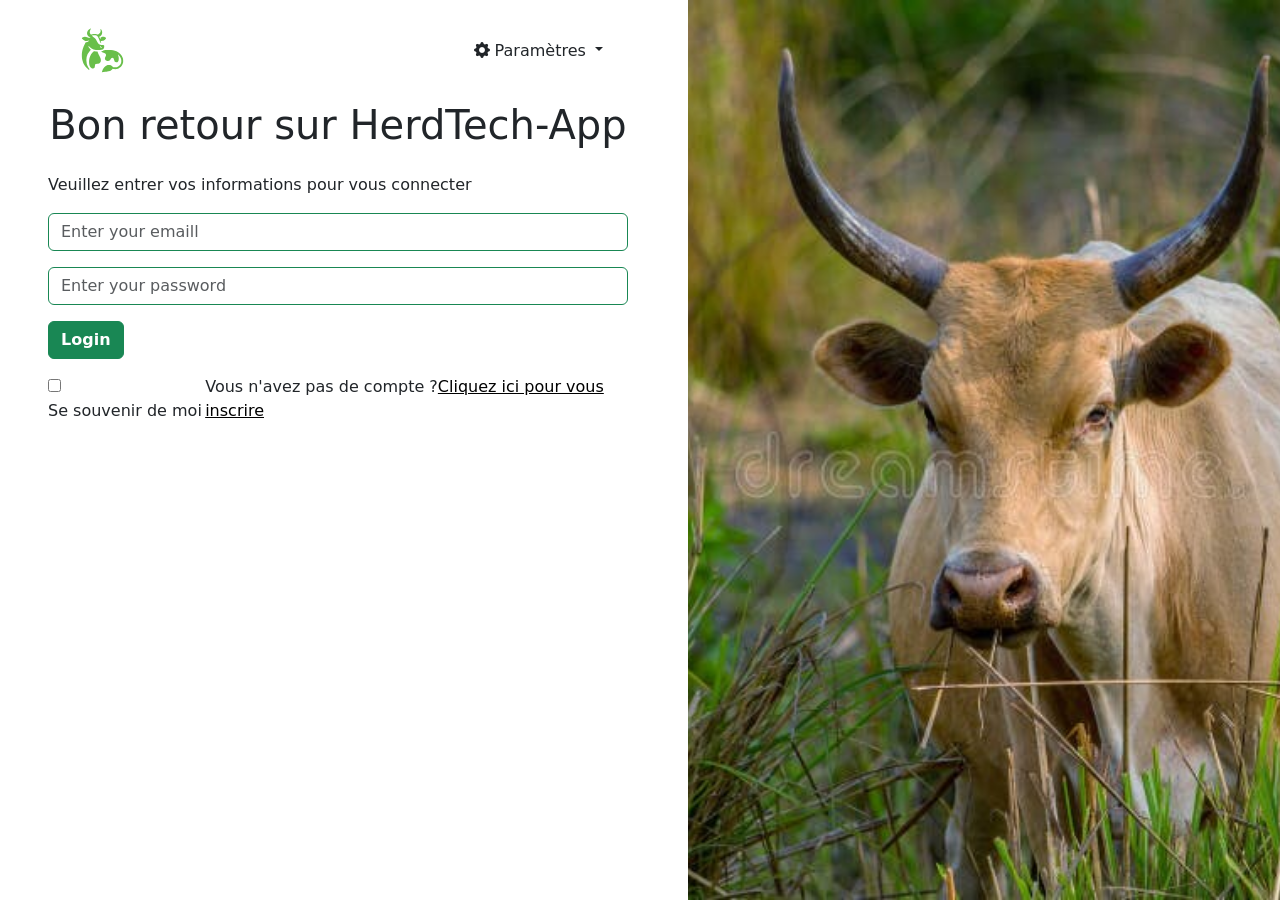
<file: connexion/connexion.html>
<!DOCTYPE html>
<html lang="en">

<head>
    <meta charset="UTF-8">
    <meta name="viewport" content="width=device-width, initial-scale=1.0">
    <link href="https://cdn.jsdelivr.net/npm/bootstrap@5.3.8/dist/css/bootstrap.min.css" rel="stylesheet">
    <link rel="stylesheet" href="https://cdn.jsdelivr.net/npm/bootstrap-icons@1.13.1/font/bootstrap-icons.min.css">
    <link rel="stylesheet" href="../style.css">
    <link rel="stylesheet" href="connexion.css">
    <title>dashboard</title>
</head>

<body>
    <div class="row">
        <div class="col mx-5">
            <nav class="navbar navbar-expand-lg d-flex">
                <div class="container-fluid">
                    <svg xmlns="http://www.w3.org/2000/svg" xml:space="preserve" width="85" height="85"
                        viewBox="0 0 158.8 158.8">
                        <path
                            d="m107.2 160.8 1.6-4.7c1.4-3.3 4.4-6.4 7.4-7.9 1.5-.7 2-.8 4.2-.8 3.1 0 4.4.5 6.7 2.7l1.6 1.5h3.3c3.3 0 3.4 0 5.1-.9 6.6-3.3 8.6-11.5 4.5-18.4-1-1.6-4.4-5.1-4.2-4.2l.9 2.9c.5 2 .6 2.7.6 5-.2 4.5-1.5 6.3-4.5 6.3q-3.7.1-4.2-4.3-.5-4.1-3.6-4-1.7 0-3.4 3.1-.6 1.4-1.8 2.1c-1 .7-1.3.8-3.1.8s-2.2-.1-3.2-.8a5 5 0 0 1-2.1-4.1c0-1.3.2-1.8 1-3.2 1.3-2.2 1.4-2.8 1-4q-.3-2-4.4-3.4c-2.2-.8-4.5-2-4.5-2.4l1-.4q1.8-.3 3.3-1.6c.7-.5 1-.6 6.6-.8 8.5-.2 13 .4 17.6 2.5a23 23 0 0 1 11.8 12.5c.7 2 1 6.8.5 9-.4 2-1.8 4.8-3.2 6.5s-4 3.6-6.3 4.5-6 1.1-8.3.6l-1.6-.3-1.1 1a16 16 0 0 1-6 3.6c-1 .2-4 .7-6.7 1zm-25.5-5.4a32 32 0 0 1-11-18c-.8-3-1-9.7-.6-13 .7-5.2 2.8-11.6 5.4-16.3 1.4-2.6 1.7-3 2.6-3q2.3 0 4.4-2 1.3-1.2 1.4-1.5l-2.5.5c-4.2 1.2-6.6.6-9.8-2.7-1-1-1.7-2-1.7-2.1 0-.5 2-1.9 3.5-2.3q3-1 6.5.6c2.3 1 3.6 1.2 5.1.8q2.3-.3-.4-1.1c-3-1.1-5-4-5-7.1s1.7-6.1 4.3-7.8c.9-.5 3.2-1.3 3.2-1l-1 1.9c-1 2-1.5 4.4-1.3 5.7.3 1.2 1.3 3 2 3.3s1 .2 2.7-.3c2.6-.9 6-1 8.1-.2.8.3 1.8.5 2.1.5 1.6 0 4.4-2.4 5-4.4.4-1.2.4-3.4.1-5q-.4-1.4.3-.8.6.3 1.3 1.5c3 4.6 1.6 10.2-3 12.5l-1.2.6a35 35 0 0 0 2.8 4.6V96l1.3-.6c1.9-1 5-1 6.8 0q1.3.7 1.8 1.3c.5.5.5.6.1 1.1a16 16 0 0 1-4.1 4c-1 .5-1.6.6-3.5.6h-2.2l.4 2c.7 2.6.7 2.6-.3 1.7s-1.4-1.6-2.7-5.4c-1.8-5.3-3.3-7.6-5.3-8.5-1.8-.8-7.3-.6-8.7.3-.4.3-.2.5 3.3 3 3 2 4 3.1 6.1 7.3 3 5.6 4.7 6.8 10 7 3.1.2 3.6.4 3.7 1.7q.2 2.9-.7 4.7c-1 2.2-2.5 2.8-7.3 3.2-7.4.7-14.6-1.4-18.6-5.4-1.4-1.5-1.8-1.7-2.4-1.5q-.7 0-.7.4c0 .6 2 3 3.3 4.4l1.5 1.4-1.3 1.5a28 28 0 0 0-6.4 25c.7 2.5 2.7 6.9 4.2 8.8 1 1.2 1 1.4.6 2q-.3.4-.6.5zm25.6-40.7q.5-.8-.9-1-1.2-.1-1.3-1.1-.2-1.1-1-.8c-.4.4-.5 1.4 0 2.1.5 1 2.4 1.5 3.2.8m-19 38.8c-5-2.6-6.5-13.5-3.1-22l2-4c1.2-2 4.3-5.5 5.2-6 .3-.1 6.5.4 6.7.6l.5 1.7q.5 2 4.2 8.6c2.3 4.3 2.4 8.4 0 10.7-1.2 1.4-2.3 1.7-5 1.8q-3.2 0-3.8 1.3c-.2.4-.5 1.7-.7 3-.3 3-.8 3.7-2.3 4.4s-2.2.6-3.6-.1"
                            style="fill:#69bf4a;stroke-width:.264583" transform="translate(-29.1 -40.9)" />
                    </svg>

                    <div class=" navbar-collapse flex-grow-0" id="navbarNav">
                        <ul class="navbar-nav">
                            <li class="nav-item">
                                <div class="dropdown">
                                    <button class="btn dropdown-toggle" type="button" data-bs-toggle="dropdown"
                                        aria-expanded="false">
                                        <i class="bi bi-gear-fill"></i> Paramètres
                                    </button>
                                    <ul class="dropdown-menu">
                                        <li><button class="dropdown-item" type="button">Action</button></li>
                                        <li><button class="dropdown-item" type="button">Another action</button></li>
                                        <li><button class="dropdown-item" type="button">Something else here</button>
                                        </li>
                                    </ul>
                                </div>
                            </li>
                        </ul>
                    </div>
                </div>
            </nav>

            <section>
                <h1 class="text-center">Bon retour sur HerdTech-App</h1>
                <div class="mt-4">
                    <p>Veuillez entrer vos informations pour vous connecter</p>
                    <form>
                        <div class="mb-3">
                            <input type="email" class="form-control border-success" id="exampleFormControlInput1"
                                placeholder="Enter your emaill">
                        </div>
                        <div class="mb-3">
                            <input type="password" class="form-control border-success" id="inputPassword"
                                placeholder="Enter your password">
                        </div>

                        <button type="button" class="btn btn-success  fw-bold mb-3"><a href="../index.html" class="link-underline link-underline-opacity-0 text-white">Login</a></button>
                    </form>
                    <div class="d-flex justify-content-between">
                        <div>
                            <input type="checkbox">
                        <label for="">Se souvenir de moi</label>
                        </div>
                        <div>
                            Vous n'avez pas de compte ?<a href="../inscription/inscription.html" class="text-black">Cliquez ici pour vous inscrire</a>
                        </div>

                    </div>
                </div>
            </section>

        </div>
        <section class="col loginImg"></section>
    </div>

    <script src="https://cdn.jsdelivr.net/npm/bootstrap@5.3.8/dist/js/bootstrap.bundle.min.js"></script>
</body>

</html>
</file>
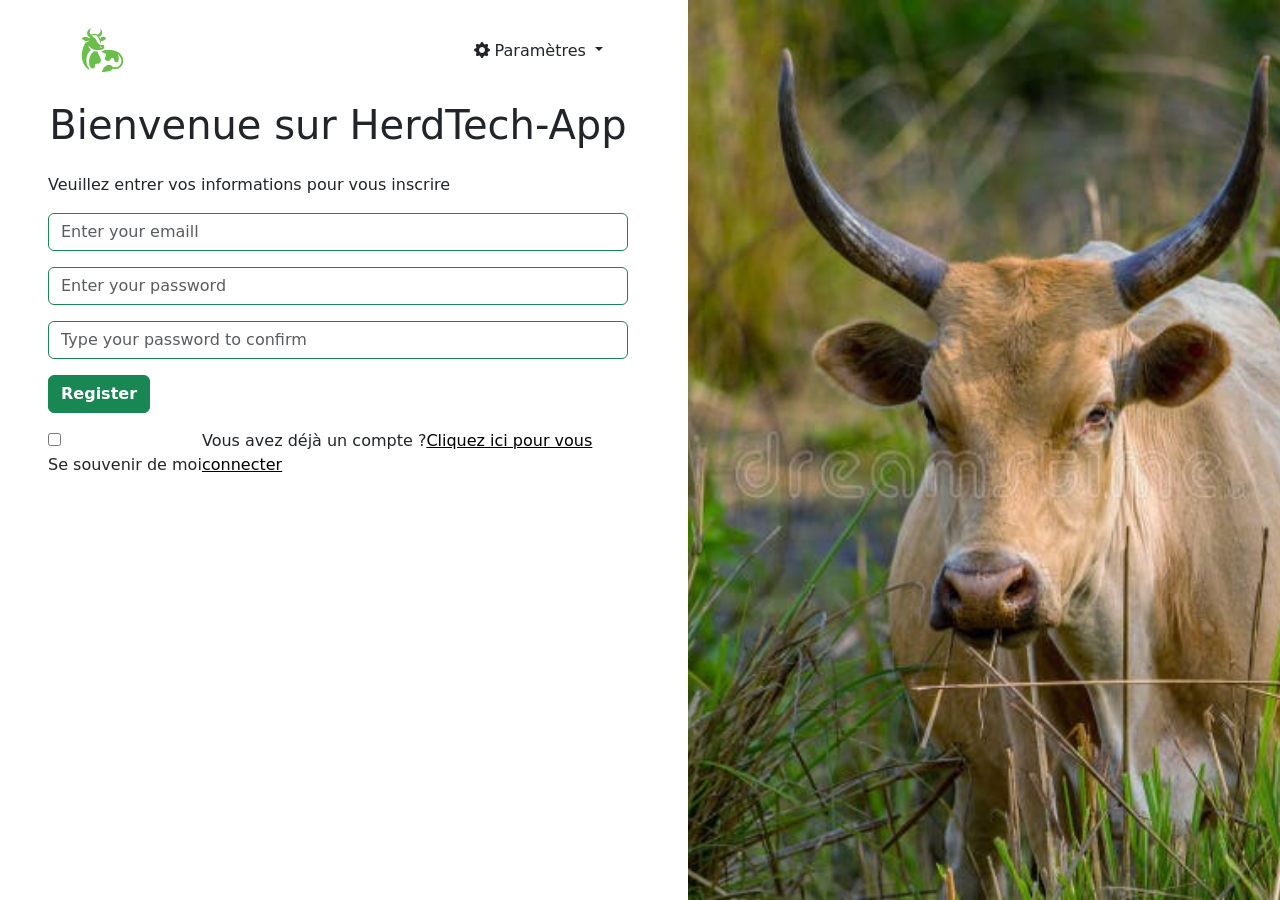
<file: inscription/inscription.html>
<!DOCTYPE html>
<html lang="en">

<head>
    <meta charset="UTF-8">
    <meta name="viewport" content="width=device-width, initial-scale=1.0">
    <link href="https://cdn.jsdelivr.net/npm/bootstrap@5.3.8/dist/css/bootstrap.min.css" rel="stylesheet">
    <link rel="stylesheet" href="https://cdn.jsdelivr.net/npm/bootstrap-icons@1.13.1/font/bootstrap-icons.min.css">
    <link rel="stylesheet" href="../style.css">
    <link rel="stylesheet" href="inscription.css">
    <title>dashboard</title>
</head>

<body>
    <div class="row">
        <div class="col mx-5">
            <nav class="navbar navbar-expand-lg d-flex">
                <div class="container-fluid">
                    <svg xmlns="http://www.w3.org/2000/svg" xml:space="preserve" width="85" height="85"
                        viewBox="0 0 158.8 158.8">
                        <path
                            d="m107.2 160.8 1.6-4.7c1.4-3.3 4.4-6.4 7.4-7.9 1.5-.7 2-.8 4.2-.8 3.1 0 4.4.5 6.7 2.7l1.6 1.5h3.3c3.3 0 3.4 0 5.1-.9 6.6-3.3 8.6-11.5 4.5-18.4-1-1.6-4.4-5.1-4.2-4.2l.9 2.9c.5 2 .6 2.7.6 5-.2 4.5-1.5 6.3-4.5 6.3q-3.7.1-4.2-4.3-.5-4.1-3.6-4-1.7 0-3.4 3.1-.6 1.4-1.8 2.1c-1 .7-1.3.8-3.1.8s-2.2-.1-3.2-.8a5 5 0 0 1-2.1-4.1c0-1.3.2-1.8 1-3.2 1.3-2.2 1.4-2.8 1-4q-.3-2-4.4-3.4c-2.2-.8-4.5-2-4.5-2.4l1-.4q1.8-.3 3.3-1.6c.7-.5 1-.6 6.6-.8 8.5-.2 13 .4 17.6 2.5a23 23 0 0 1 11.8 12.5c.7 2 1 6.8.5 9-.4 2-1.8 4.8-3.2 6.5s-4 3.6-6.3 4.5-6 1.1-8.3.6l-1.6-.3-1.1 1a16 16 0 0 1-6 3.6c-1 .2-4 .7-6.7 1zm-25.5-5.4a32 32 0 0 1-11-18c-.8-3-1-9.7-.6-13 .7-5.2 2.8-11.6 5.4-16.3 1.4-2.6 1.7-3 2.6-3q2.3 0 4.4-2 1.3-1.2 1.4-1.5l-2.5.5c-4.2 1.2-6.6.6-9.8-2.7-1-1-1.7-2-1.7-2.1 0-.5 2-1.9 3.5-2.3q3-1 6.5.6c2.3 1 3.6 1.2 5.1.8q2.3-.3-.4-1.1c-3-1.1-5-4-5-7.1s1.7-6.1 4.3-7.8c.9-.5 3.2-1.3 3.2-1l-1 1.9c-1 2-1.5 4.4-1.3 5.7.3 1.2 1.3 3 2 3.3s1 .2 2.7-.3c2.6-.9 6-1 8.1-.2.8.3 1.8.5 2.1.5 1.6 0 4.4-2.4 5-4.4.4-1.2.4-3.4.1-5q-.4-1.4.3-.8.6.3 1.3 1.5c3 4.6 1.6 10.2-3 12.5l-1.2.6a35 35 0 0 0 2.8 4.6V96l1.3-.6c1.9-1 5-1 6.8 0q1.3.7 1.8 1.3c.5.5.5.6.1 1.1a16 16 0 0 1-4.1 4c-1 .5-1.6.6-3.5.6h-2.2l.4 2c.7 2.6.7 2.6-.3 1.7s-1.4-1.6-2.7-5.4c-1.8-5.3-3.3-7.6-5.3-8.5-1.8-.8-7.3-.6-8.7.3-.4.3-.2.5 3.3 3 3 2 4 3.1 6.1 7.3 3 5.6 4.7 6.8 10 7 3.1.2 3.6.4 3.7 1.7q.2 2.9-.7 4.7c-1 2.2-2.5 2.8-7.3 3.2-7.4.7-14.6-1.4-18.6-5.4-1.4-1.5-1.8-1.7-2.4-1.5q-.7 0-.7.4c0 .6 2 3 3.3 4.4l1.5 1.4-1.3 1.5a28 28 0 0 0-6.4 25c.7 2.5 2.7 6.9 4.2 8.8 1 1.2 1 1.4.6 2q-.3.4-.6.5zm25.6-40.7q.5-.8-.9-1-1.2-.1-1.3-1.1-.2-1.1-1-.8c-.4.4-.5 1.4 0 2.1.5 1 2.4 1.5 3.2.8m-19 38.8c-5-2.6-6.5-13.5-3.1-22l2-4c1.2-2 4.3-5.5 5.2-6 .3-.1 6.5.4 6.7.6l.5 1.7q.5 2 4.2 8.6c2.3 4.3 2.4 8.4 0 10.7-1.2 1.4-2.3 1.7-5 1.8q-3.2 0-3.8 1.3c-.2.4-.5 1.7-.7 3-.3 3-.8 3.7-2.3 4.4s-2.2.6-3.6-.1"
                            style="fill:#69bf4a;stroke-width:.264583" transform="translate(-29.1 -40.9)" />
                    </svg>

                    <div class=" navbar-collapse flex-grow-0" id="navbarNav">
                        <ul class="navbar-nav">
                            <li class="nav-item">
                                <div class="dropdown">
                                    <button class="btn dropdown-toggle" type="button" data-bs-toggle="dropdown"
                                        aria-expanded="false">
                                        <i class="bi bi-gear-fill"></i> Paramètres
                                    </button>
                                    <ul class="dropdown-menu">
                                        <li><button class="dropdown-item" type="button">Action</button></li>
                                        <li><button class="dropdown-item" type="button">Another action</button></li>
                                        <li><button class="dropdown-item" type="button">Something else here</button>
                                        </li>
                                    </ul>
                                </div>
                            </li>
                        </ul>
                    </div>
                </div>
            </nav>

            <section>
                <h1 class="text-center">Bienvenue sur HerdTech-App</h1>
                <div class="mt-4">
                    <p>Veuillez entrer vos informations pour vous inscrire</p>
                    <form>
                        <div class="mb-3">
                            <input type="email" class="form-control border-success" id="exampleFormControlInput1"
                                placeholder="Enter your emaill">
                        </div>
                        <div class="mb-3">
                            <input type="password" class="form-control border-success" id="inputPassword"
                                placeholder="Enter your password">
                        </div>
                        <div class="mb-3">
                            <input type="password" class="form-control border-success" id="inputPassword"
                                placeholder="Type your password to confirm">
                        </div>

                        <button type="button" class="btn btn-success  fw-bold mb-3"><a href="../index.html" class="link-underline link-underline-opacity-0 text-white">Register</a></button>
                    </form>
                    <div class="d-flex justify-content-between">
                        <div>
                            <input type="checkbox">
                        <label for="">Se souvenir de moi</label>
                        </div>
                        <div>
                            Vous avez déjà un compte ?<a href="../connexion/connexion.html" class="text-black">Cliquez ici pour vous connecter</a>
                        </div>

                    </div>
                </div>
            </section>

        </div>
        <section class="col loginImg"></section>
    </div>

    <script src="https://cdn.jsdelivr.net/npm/bootstrap@5.3.8/dist/js/bootstrap.bundle.min.js"></script>
</body>

</html>
</file>
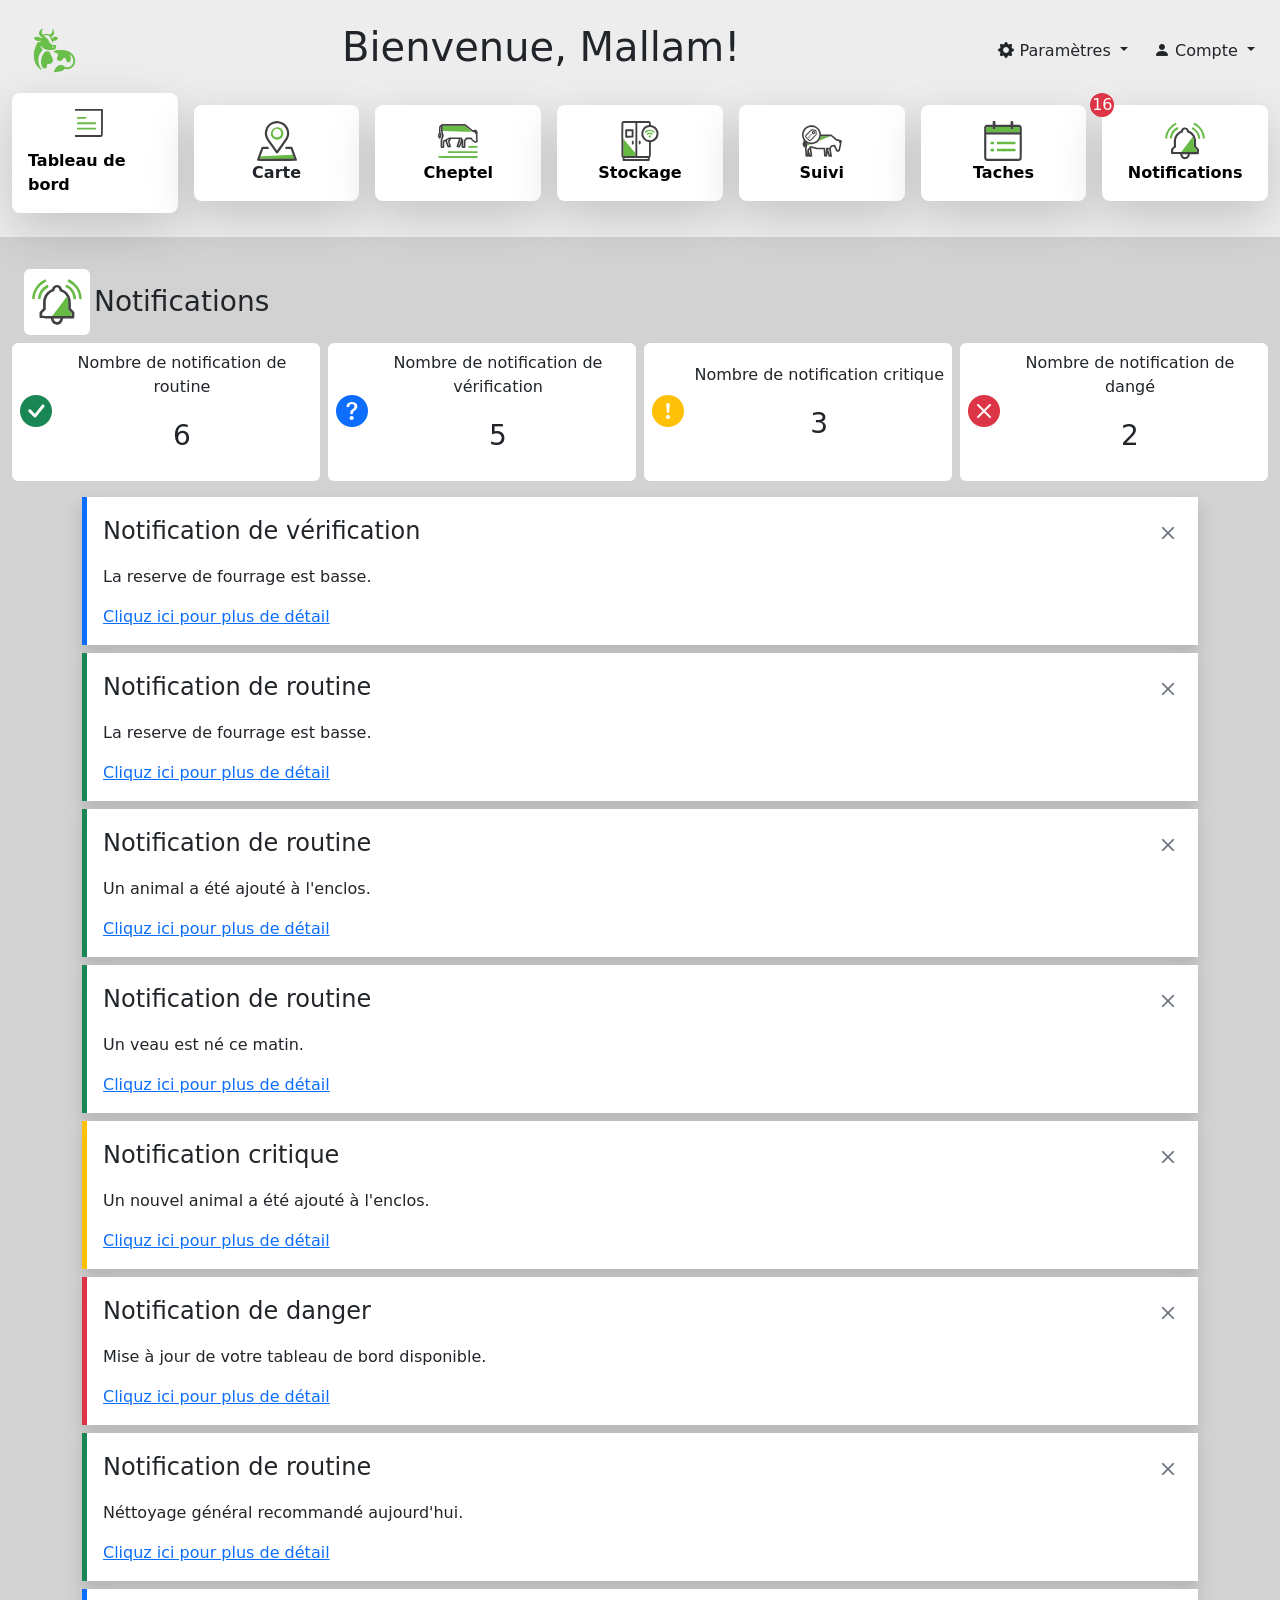
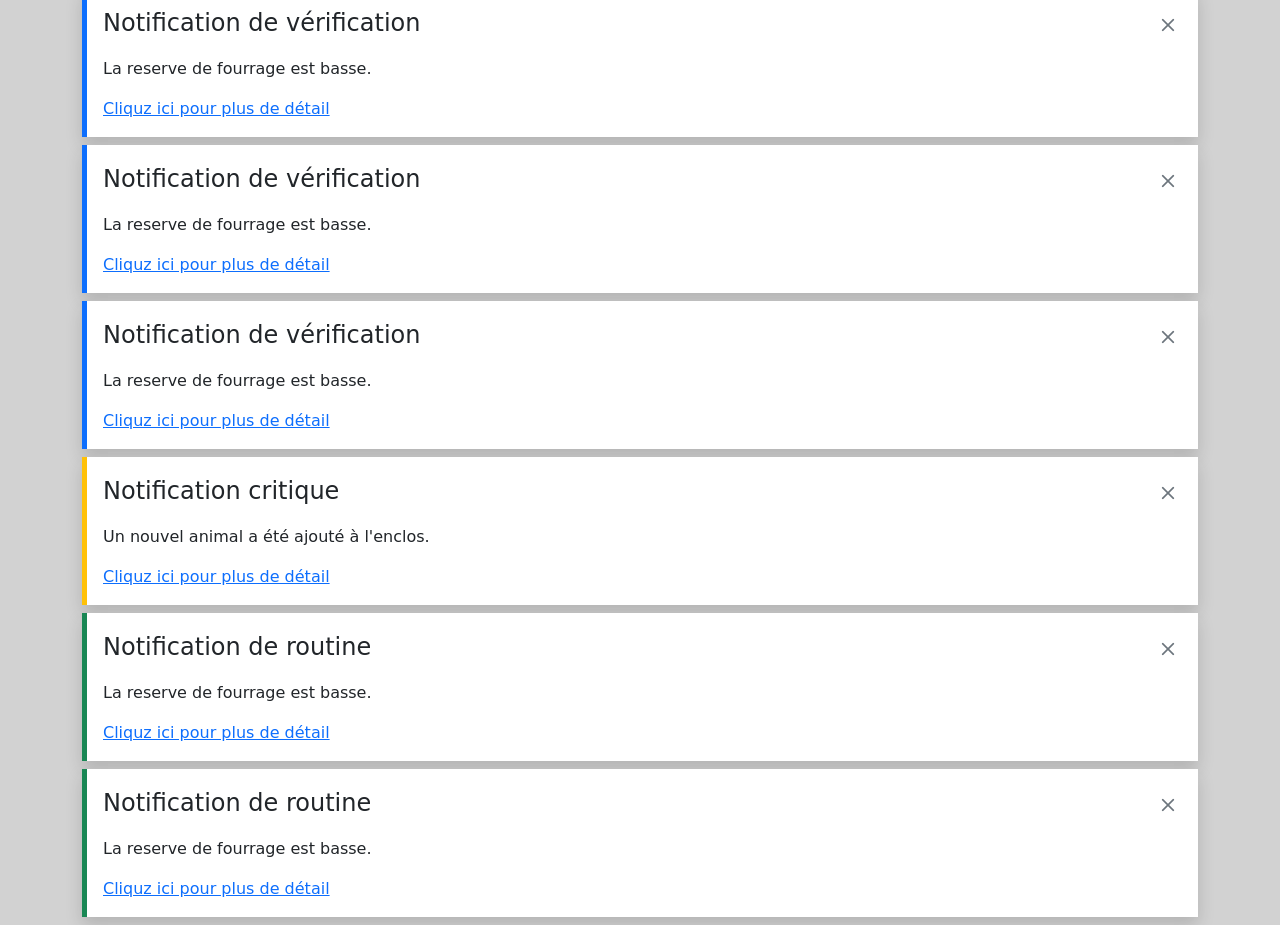
<file: notification/notification.html>
<!DOCTYPE html>
<html lang="en">

<head>
    <meta charset="UTF-8">
    <meta name="viewport" content="width=device-width, initial-scale=1.0">
    <link href="https://cdn.jsdelivr.net/npm/bootstrap@5.3.8/dist/css/bootstrap.min.css" rel="stylesheet">
    <link rel="stylesheet" href="https://cdn.jsdelivr.net/npm/bootstrap-icons@1.13.1/font/bootstrap-icons.min.css">
    <link rel="stylesheet" href="../style.css">
    <link rel="stylesheet" href="notification.css">
    <title>dashboard</title>
</head>

<body>
    <nav class="navbar navbar-expand-lg gray flex-column d-sm-none d-lg-flex">
        <div class="container-fluid">
            <svg xmlns="http://www.w3.org/2000/svg" xml:space="preserve" width="85" height="85"
                viewBox="0 0 158.8 158.8">
                <path
                    d="m107.2 160.8 1.6-4.7c1.4-3.3 4.4-6.4 7.4-7.9 1.5-.7 2-.8 4.2-.8 3.1 0 4.4.5 6.7 2.7l1.6 1.5h3.3c3.3 0 3.4 0 5.1-.9 6.6-3.3 8.6-11.5 4.5-18.4-1-1.6-4.4-5.1-4.2-4.2l.9 2.9c.5 2 .6 2.7.6 5-.2 4.5-1.5 6.3-4.5 6.3q-3.7.1-4.2-4.3-.5-4.1-3.6-4-1.7 0-3.4 3.1-.6 1.4-1.8 2.1c-1 .7-1.3.8-3.1.8s-2.2-.1-3.2-.8a5 5 0 0 1-2.1-4.1c0-1.3.2-1.8 1-3.2 1.3-2.2 1.4-2.8 1-4q-.3-2-4.4-3.4c-2.2-.8-4.5-2-4.5-2.4l1-.4q1.8-.3 3.3-1.6c.7-.5 1-.6 6.6-.8 8.5-.2 13 .4 17.6 2.5a23 23 0 0 1 11.8 12.5c.7 2 1 6.8.5 9-.4 2-1.8 4.8-3.2 6.5s-4 3.6-6.3 4.5-6 1.1-8.3.6l-1.6-.3-1.1 1a16 16 0 0 1-6 3.6c-1 .2-4 .7-6.7 1zm-25.5-5.4a32 32 0 0 1-11-18c-.8-3-1-9.7-.6-13 .7-5.2 2.8-11.6 5.4-16.3 1.4-2.6 1.7-3 2.6-3q2.3 0 4.4-2 1.3-1.2 1.4-1.5l-2.5.5c-4.2 1.2-6.6.6-9.8-2.7-1-1-1.7-2-1.7-2.1 0-.5 2-1.9 3.5-2.3q3-1 6.5.6c2.3 1 3.6 1.2 5.1.8q2.3-.3-.4-1.1c-3-1.1-5-4-5-7.1s1.7-6.1 4.3-7.8c.9-.5 3.2-1.3 3.2-1l-1 1.9c-1 2-1.5 4.4-1.3 5.7.3 1.2 1.3 3 2 3.3s1 .2 2.7-.3c2.6-.9 6-1 8.1-.2.8.3 1.8.5 2.1.5 1.6 0 4.4-2.4 5-4.4.4-1.2.4-3.4.1-5q-.4-1.4.3-.8.6.3 1.3 1.5c3 4.6 1.6 10.2-3 12.5l-1.2.6a35 35 0 0 0 2.8 4.6V96l1.3-.6c1.9-1 5-1 6.8 0q1.3.7 1.8 1.3c.5.5.5.6.1 1.1a16 16 0 0 1-4.1 4c-1 .5-1.6.6-3.5.6h-2.2l.4 2c.7 2.6.7 2.6-.3 1.7s-1.4-1.6-2.7-5.4c-1.8-5.3-3.3-7.6-5.3-8.5-1.8-.8-7.3-.6-8.7.3-.4.3-.2.5 3.3 3 3 2 4 3.1 6.1 7.3 3 5.6 4.7 6.8 10 7 3.1.2 3.6.4 3.7 1.7q.2 2.9-.7 4.7c-1 2.2-2.5 2.8-7.3 3.2-7.4.7-14.6-1.4-18.6-5.4-1.4-1.5-1.8-1.7-2.4-1.5q-.7 0-.7.4c0 .6 2 3 3.3 4.4l1.5 1.4-1.3 1.5a28 28 0 0 0-6.4 25c.7 2.5 2.7 6.9 4.2 8.8 1 1.2 1 1.4.6 2q-.3.4-.6.5zm25.6-40.7q.5-.8-.9-1-1.2-.1-1.3-1.1-.2-1.1-1-.8c-.4.4-.5 1.4 0 2.1.5 1 2.4 1.5 3.2.8m-19 38.8c-5-2.6-6.5-13.5-3.1-22l2-4c1.2-2 4.3-5.5 5.2-6 .3-.1 6.5.4 6.7.6l.5 1.7q.5 2 4.2 8.6c2.3 4.3 2.4 8.4 0 10.7-1.2 1.4-2.3 1.7-5 1.8q-3.2 0-3.8 1.3c-.2.4-.5 1.7-.7 3-.3 3-.8 3.7-2.3 4.4s-2.2.6-3.6-.1"
                    style="fill:#69bf4a;stroke-width:.264583" transform="translate(-29.1 -40.9)" />
            </svg>

            <h1>Bienvenue, Mallam!</h1>

            <div class="collapse navbar-collapse flex-grow-0" id="navbarNav">
                <ul class="navbar-nav">
                    <li class="nav-item">
                        <div class="dropdown">
                            <button class="btn dropdown-toggle" type="button" data-bs-toggle="dropdown"
                                aria-expanded="false">
                                <i class="bi bi-gear-fill"></i> Paramètres
                            </button>
                            <ul class="dropdown-menu">
                                <li><button class="dropdown-item" type="button">Action</button></li>
                                <li><button class="dropdown-item" type="button">Another action</button></li>
                                <li><button class="dropdown-item" type="button">Something else here</button></li>
                            </ul>
                        </div>
                    </li>
                    <li class="nav-item">
                        <div class="dropdown">
                            <button class="btn dropdown-toggle" type="button" data-bs-toggle="dropdown"
                                aria-expanded="false">
                                <i class="bi bi-person-fill"></i> Compte
                            </button>
                            <ul class="dropdown-menu">
                                <li><button class="dropdown-item" type="button"><a href="../connexion/connexion.html" class="link-underline link-underline-opacity-0 text-black">Se connecter</a></button></li>
                                <li><button class="dropdown-item" type="button"><a href="../inscription/inscription.html" class="link-underline link-underline-opacity-0 text-black">S'inscrire</a></button></li>
                            </ul>
                        </div>
                    </li>
                    
                </ul>
            </div>
        </div>



        <section class="d-flex justify-content-around align-items-center container-fluid pb-3">
            <div
                class="col me-3 d-flex flex-column justify-content-center align-items-center p-3 rounded-3 shadow-lg bg-white largeur">
                <a href="../index.html" class="link-offset-2 link-underline link-underline-opacity-0 text-black d-flex flex-column justify-content-center align-items-center">
                <svg xmlns="http://www.w3.org/2000/svg" width="40" height="40" viewBox="30 30 100 100">
                    <path
                        d="M36.5 81.3c-.7-.2-1.6-1.2-1.7-1.9q-.2-1.4.8-2.3l.6-.5h22.5c24.8 0 23.1 0 23.8 1.2.7 1.3 0 2.9-1.3 3.3a1499.4 1499.4 0 0 1-44.7.1m-1-13.8q-1.4-1.3-.3-3c.7-1.1-.1-1.1 23.5-1.1 24.1 0 22.9 0 23.7 1.2q.7 1 .1 2.3c-.6 1.4 1 1.3-24 1.3H36.3Zm.1-13.5q-1.2-1-.7-2.5.3-1.2 1.7-1.5c1-.3 19.5-.2 20.4 0 1.3.5 2 2.1 1.3 3.4s-.2 1.2-11.6 1.2H36.2ZM22.8 26.4c0-2.6 0-3 .4-3.3.3-.3 3-.3 35.8-.3s35.6 0 35.8.3q.3.3.4 3.3v3H22.8Z"
                        style="display:inline;fill:#67bb44;stroke-width:.2" />
                    <path
                        d="M22.3 99.7a6 6 0 0 1-3.8-3.4C18 95.3 18 94 18 59c0-35.2 0-36.3.4-37.3a6 6 0 0 1 3-3.1l1-.5h73l1 .5a6 6 0 0 1 3 3.1c.4 1 .4 2 .4 37.3s0 36.3-.4 37.3a6 6 0 0 1-3 3.1l-1 .5H59.3c-28.8 0-36.4 0-37-.2M95 94.8c.1-.3.2-10 .2-30.4L95 34.3H22.9v30.2l.1 30.4c.2.3 6.2.3 36 .3 35.2 0 35.8 0 36-.4m.2-68.4q0-3-.4-3.3c-.2-.3-3-.3-35.8-.3a384 384 0 0 0-35.8.3c-.4.3-.4.7-.4 3.3v3h72.4ZM4.3 81.7a6 6 0 0 1-3.8-3.4C0 77.3 0 76 0 41 .1 5.8.1 4.7.5 3.7a6 6 0 0 1 3-3.1l1-.5h73.2l1 .5q2.3 1.4 3 3.5.3.9.3 4.5c0 4-.2 4.8-1.2 5.3-.8.4-2 .4-2.6 0-.9-.7-1-1.2-1-5 0-2.9 0-3.5-.3-3.8S73 4.8 41 4.8c-32 0-35.6 0-35.9.3S4.8 9 4.8 41c0 32 0 35.6.3 35.9s.9.3 3.7.3c3.8 0 4.4.1 4.9 1.2.6 1.2 0 2.8-1.2 3.3-.9.4-7 .4-8.2 0"
                        style="display:inline;fill:#414042;stroke-width:.2" />
                </svg>

                <p class="fw-bold m-0">Tableau de bord</p>
                </a>
            </div>

            <div
                class="col me-3 d-flex flex-column justify-content-center align-items-center p-3 rounded-3 shadow-lg bg-white largeur">
                <svg xmlns="http://www.w3.org/2000/svg" width="40" height="40" viewBox="0 0 100.2 100">
                    <path
                        d="m6.8 94.6 1-3.2L9 88.5h.7c5.2-.4 79.9-4 80-4l3 8.1.8 2.2H50c-34.5 0-43.3 0-43.3-.2m40.4-48c-5.1-1.2-9.2-4.3-11.5-9a16.2 16.2 0 0 1 29-14.1 13 13 0 0 1 1.6 7.1c0 2.2 0 3-.5 4.3a16 16 0 0 1-11.2 11.3c-2 .5-5.6.7-7.4.3m5.8-6c3.7-1 6.6-3.9 7.5-7.5.6-2.3.3-5.2-.8-7.5-.9-1.7-2.9-3.7-4.8-4.6a10 10 0 0 0-12.2 2c-6.6 6.7-2 18 7.4 18q1.8 0 3-.3"
                        style="display:inline;fill:#67bb44;stroke-width:.2" />
                    <path
                        d="M1.6 99.6Q.1 98.8.1 97.3c0-1 11-31 11.6-31.7.9-1 1.2-1 8.7-1 6.4 0 7.2 0 7.8.4 1.4.7 2 2.3 1.3 3.7s-.7 1.4-7.7 1.5l-6.3.1-2.2 6.2a388 388 0 0 0-6.5 18.2h86.6l-1.8-4.8-4.4-12.2-2.7-7.5h-6c-6 0-6 0-6.7-.5-1.9-1.2-1.8-3.7.2-4.7.6-.4 1.4-.4 7.8-.4 7.8 0 8 0 8.8 1.2.4.5 11.1 29.5 11.5 31q.1.7-.2 1.6c-.8 1.8 4.2 1.6-49.7 1.6-45.2 0-48 0-48.6-.4m47-18.8q-.7-.4-1.3-1.1L24.6 47.4c-2-2.9-3.6-6.8-4.4-10.8a30.6 30.6 0 1 1 57.2 8q-1.1 2.2-12.7 18.6l-12 17c-1 1-2.6 1.2-4 .6M60.8 59c5.8-8.3 11-16 11.5-17 3.6-6.7 3.9-14.5.8-21.5A25 25 0 0 0 42 6.8a24.9 24.9 0 0 0-16.7 21.7q-.8 8.9 4.2 16.4L50 74c.1 0 5-6.8 10.7-15"
                        style="display:inline;fill:#414042;stroke-width:.2" />
                </svg>

                <p class="fw-bold m-0">Carte</p>
            </div>

            <div
                class="col me-3 d-flex flex-column justify-content-center align-items-center p-3 rounded-3 shadow-lg bg-white largeur">
                <a href="../cheptel/cheptel.html" class="link-offset-2 link-underline link-underline-opacity-0 text-black d-flex flex-column justify-content-center align-items-center">
                <svg xmlns="http://www.w3.org/2000/svg" width="40" height="40" viewBox="0 0 254.1 215">
                    <path
                        d="M4 214.1c-3-1.8-3-8 0-10 .8-.7 13-.8 122.7-.8 93.5 0 122 .2 122.9.6q2.4 1 2.3 5.4c0 2.3-.1 2.8-1.2 4l-1.3 1.4-122 .1C8.1 215 5.4 215 4 214.1M64.6 183q-2.5-1.4-2.5-5c0-2.8.7-4.3 2.4-5.3 1.1-.7 8-.7 92.9-.7H249l1.5 1.4c1.3 1.4 1.4 1.7 1.4 4.4s0 3-1.4 4.3l-1.5 1.5h-91.7c-72.7 0-92-.2-92.7-.6m103-31.1q.5-.2.8 0 .2.3-.6.3t-.2-.3m27.3-.9q-.9-.2-2.1-1.4c-1.2-1.2-1.3-1.6-1.3-4.3 0-2.8.1-3 1.4-4.4l1.4-1.4 26.4-.1c18-.1 26.8 0 27.9.3 2.5.7 3.3 2.2 3.3 5.6s-.8 4.9-3.3 5.6c-1.5.4-51.6.5-53.7.1M18 149.7q-.8-1 .2-.1l.7.7q0 .5-.9-.6m156.3-23c0-10.7 0-15 .1-9.6zM27.4 141.5h1.7q.5.1-1 .2-1.4 0-.7-.2m133.2-20.1v-10.3zm3.4.8a912.8 912.8 0 0 1 0 0m89.3-12.5q0-1 .2-.5v1.3q-.2.4-.2-.8m-36-2-.8-1 1 .9q.8.7.9 1 0 .5-1.1-.9m-4.7-4.7-.9-1 1 .8q1.4 1.1.8 1.1zm13-1.5q-.8-1 .2-.2 1.1 1 .6 1zm15.6-5.1q0-.7.3-.3 0 .5 0 .8-.3.3-.3-.5m-45.8-.2-12-.2 11.9-.1c7.5 0 12 0 12.1.3l.2.3zm-52-.9q.2-.3.7-.2.8.6-.3.5-.5 0-.4-.3m107.7-2q0-.6.3-.2v.8q-.3.3-.3-.5m-10.3-1.6q0-1.2.3-.5v1.2q-.3.4-.3-.7m10-7.1q0-2.4.2-1.4v2.8q-.2 1-.2-1.4m-10-6.5q0-.8.2-.5.3.6 0 1-.1.5-.2-.5m10.3-2q0-.6.3-.2v.8q-.3.3-.3-.5m-9.9-3q0-.6.3-.2 0 .6 0 .8-.3.3-.3-.5M10 72.3q0-1 .2-.5v1q-.2.5-.2-.5m241.6 0q0-1 .2-.5v1q-.2.5-.2-.5M0 69.4q0-.7.3-.3v.9q-.3 0-.3-.6m22 0q0-.7.2-.3v.9q-.3 0-.2-.6M6.2 40.2a602.5 602.5 0 0 1 0 0m9.9-.6a620 620 0 0 1 0 0m106.9 7L33.4 44h-3.7V27.8c0-15 0-16.1.8-16.8.7-.6 5.9-.7 70.4-.6l69.6.1 2.1 1.2c1.2.6 11.4 9 22.8 18.8 16.5 14 21 17.8 22.6 18.3 1.8.5 1.7.6-3.7.5-3 0-44.2-1.2-91.3-2.7M19 45.1q0-1.2.2-.7v1.5q-.2.5-.2-.8M223 38h1q.5.2-.4.2t-.6-.2m17.4-2.6h1.3q.4.2-.7.2t-.6-.2M11.6 9.7q0-.1.8-.7 1-.8.1.1-.8 1.2-.9.6M28.7.1h.8q.3.3-.5.3t-.3-.3M169 .1h.8q.2.3-.6.3t-.2-.3"
                        style="display:inline;fill:#68bb44;stroke-width:.429915" />
                    <path
                        d="M20.9 151.4q-3.1-1.6-4.1-4-.5-1.4-.5-22.2v-20.9l5-15.1 5-15.2-3.2-11.7-3.6-13c-.2-.8-.4-8.3-.6-16.8L18.7 17l-1.3 2.6-1.3 2.5-.1 16.6-.1 16.5 1.2 1.7a25 25 0 0 1 5 15.5c0 7.4-2.4 13-7.8 18.7l-3.1 3.3L8 91a25.6 25.6 0 0 1-3.4-32.9l1.8-2.7V38.7c0-16.2 0-16.8 1-20.1C10 10 16.4 3.7 25.2 1 27.6.3 31 .2 99 .2h71.4l3.1 1c1.7.6 4.3 1.8 5.6 2.7 1.3.8 11 9 21.6 18C219 37.5 220 38.3 221.6 38.3c2 0 12.4-1.5 15.3-2.1q7.2-1.8 9.9 2.6c1.5 2.5 1.5 4 .2 7.3-.2.5 0 .8 1.4 1.2q3.6 1.1 5 4.2c1.3 3.2 0 6.9-3 8.7l-1.8 1 1.6 3c1.7 3.4 1.8 4.1 1 14.3-.6 7.2-.3 13.8 1.1 23.5 1.1 7.3 1.1 9.2.1 11-1 2.1-2.3 2.7-9.3 4.8-7.7 2.3-8.2 2.2-13.7-1.3a76 76 0 0 1-20.5-18l-1.9-2.6h-23.3l-4.8 5.8-4.8 5.9v39.1l-1 1.8c-1.6 2.7-3.4 3.4-9.2 3.6-8.7.4-11.5-.5-13.3-4.2-1-1.9-1-2.3-1-14.8v-13l-4.2 12.4c-2.3 6.8-4.6 12.7-5 13.3-1.8 2-3.9 2.5-10.3 2.5-6.7 0-8-.3-10-2.7a7 7 0 0 1-1.7-6c.1-.7 3.3-10.7 7-22.2l6.6-21.5c0-.3-7-.5-24.2-.4H83.6l-4.7 6.7-5.5 7.9-.8 1.2 5 13.7c2.6 7.5 5 14.2 5.1 14.8.4 1.8-.5 4.6-2 6.2-2 2-4.2 2.4-11 2.3-5.3-.2-6-.3-7.5-1.2-.9-.6-2-1.7-2.4-2.6l-7-18.3-6.2-17-3.3 1.6-3.1 1.7L40 130l-.2 17.4-1.3 1.6c-2 2.7-3.8 3.3-10.3 3.3-4.6 0-6-.2-7.3-.8m9.1-27.6.1-17.8 20.5-10.5 20.5-10.4h78.4l5.4 8.2 5.5 8.2v40h3.9V103l7.1-8.7 7.2-8.8h33.7l2.7 4a68 68 0 0 0 21 19.4c1 .3 6.9-1.5 6.9-2.1l-1-6.5a140.8 140.8 0 0 1-.5-27.9l.5-3-3.8-6-3.8-6 2.2-1.2c1.1-.5 2.1-1.1 2.1-1.3s-9.8-3.2-20.2-6.2c-2.2-.6-4.3-2.3-23-18.3a478 478 0 0 0-22.8-18.8l-2.1-1.2h-69.6c-65-.2-69.7-.1-70.5.5s-.8 1.6-.6 19.3v18.5l3.7 12.8L37 74.3 31.9 90l-5.3 15.6V142l1.7-.1 1.6-.1zm41.8 13.4-4.7-13.8-4.8-14c0-.3 1.9-3.1 4.1-6.4l4.1-6c0-.5-13.8 6.7-14 7.2-.1.3 2.3 7.4 5.4 15.8l6.1 16.4c.4 1 .7 1.2 2.1 1.2q1.6 0 1.7-.4m67-15.4 6.3-19.4 1.1-3.6-1.1-2q-1-1.6-1.5-1.5c-.2.2-3.3 9.8-7 21.3l-6.6 21h3.6zM12.3 73.4c.3-3.2-.4-7.2-1.1-6.5-1.2 1.2-1.3 8.7-.2 10.5.5 1 1.1-.8 1.3-4"
                        style="display:inline;fill:#414042;stroke-width:.429915" />
                </svg>

                <p class="fw-bold m-0">Cheptel</p>
                </a>
            </div>

            <div
                class="col me-3 d-flex flex-column justify-content-center align-items-center p-3 rounded-3 shadow-lg bg-white largeur">
                <a href="../stockage/stockage.html" class="link-offset-2 link-underline link-underline-opacity-0 text-black d-flex flex-column justify-content-center align-items-center">
                <svg xmlns="http://www.w3.org/2000/svg" width="40" height="40" viewBox="0 0 278.4 300">
                    <path
                        d="m23 281.1.1-4.2h174l-86.8.1-86.8.2-.3 4-.2 4.1zm-7.6-19.4c-1-1-1-6.2-.9-64.7l.2-63.6L59.4 187l44.7 53.7.3-113.4.3-113.3.2 108c0 59.5 0 115.4-.3 124.4l-.4 16.3H60.3c-41.8 0-44 0-45-1.1M207.8 123c-3.9-2.3-5.2-6.2-3.5-10.5 2.4-6.3 10.1-7.6 14.7-2.3 3.4 3.9 2 10.8-2.7 13a10 10 0 0 1-8.5-.2m-15-19.5q-3.3-1.3-3.2-5.2c0-1.5.6-2.5 3-4.8 9-8.7 24-10.2 35.1-3.4q10.9 6.6 5.7 12-3.7 3.8-8.7-.4a19.4 19.4 0 0 0-24.7 0c-3 2.5-4.7 3-7.2 1.8m-15-15q-3.1-1.7-3.2-5.4c0-3 7.5-9.4 15.3-13.4a42 42 0 0 1 20.4-4.7c9.5-.4 15.6.7 22.7 4 7.5 3.3 16.1 10 16.9 13 .5 2-.7 5.4-2.2 6.3-2.6 1.4-5.1.8-8.5-2.1q-6.9-6-15.1-8.6a42 42 0 0 0-23.4 0 44 44 0 0 0-15 8.5c-3.7 3.1-5.4 3.6-7.9 2.4"
                        style="display:inline;fill:#67ba44;stroke-width:.6" />
                    <path
                        d="M12.9 299C9.4 297.5 9 296 9 284.6c0-5.7-.2-10.3-.5-10.3-1.1 0-5.7-5.2-7-7.8l-1.2-2.7V138.9C.3 17.6.3 14 1.4 11.1c1.6-3.9 5.1-7.6 9-9.4L13.5.3h193.8l3.4 1.7c2 1 4.3 2.7 5.3 3.9 3.5 4.2 3.9 5.7 4.2 15.4l.3 9 5 1A64 64 0 0 1 275.7 77a64 64 0 0 1-54.6 81.5s-.2 23-.2 51.2c0 55.4 0 55-3.3 59.7-.9 1.4-2.5 3-3.6 3.8l-2 1.4-.1 10.1c0 8.5-.2 10.4-1 11.8-2.3 3.8 4.5 3.6-100.5 3.6-84 0-95.8-.1-97.4-1m184.5-17.9v-4.5l-87.1.1-87.2.2-.2 4.4-.2 4.3h174.7zm-92.8-34.6c.2-9 .4-64.9.4-124.2V14.4H60.6c-39.5 0-44.4.1-45.3 1s-.9 12.8-.9 123c0 112.9 0 122.3 1 123.3s3.1 1.1 44.9 1.1h44zm-22.8-71c-3.3-1.4-3.8-3.3-3.8-13.3 0-7.8.1-9.1 1.2-10.9q1.8-3.2 6.4-3.1c1.6 0 2.6.5 4.2 2l2 2v10c0 10.7-.2 11.6-3.6 13.3q-3 1.6-6.4 0m-50-51.5a8 8 0 0 1-2.8-3.4c-.5-1.5-.7-9.3-.8-26.9 0-26.9 0-27.4 3.3-30 1.6-1.3 1.9-1.3 28.3-1.3h26.7l2 2 2.1 2v27.3c0 29.9.1 28.9-3.6 30.8-1.5.8-5.8.9-27.5.9H33.8Zm45-30.4V76.2H42.6V111h34.2zm128.3 168.3 1.3-1V158.4l-1.4-.3-4.9-1a65 65 0 0 1-45.3-37c-4.1-9.5-5.1-14.6-5-25.9 0-8.7.2-10.6 1.6-15.7a66 66 0 0 1 53.9-47.9c1 0 1.1-.6 1.1-7 0-5.7-.2-7.2-1-8.1-1-1-3-1.1-43.8-1.1h-42.8v248.4h42.5c37.4 0 42.6-.1 43.8-1m-71.7-86.5c-3.2-1.5-3.8-3.7-3.8-13.4 0-9.4.5-11.3 3.6-12.9a7 7 0 0 1 10.2 4.4c.8 3 .7 15.5-.2 18s-4 5-6.3 4.9c-.9 0-2.5-.5-3.5-1m91.9-33.2a47 47 0 0 0 24.1-14 48.7 48.7 0 0 0 2.7-64.8 54 54 0 0 0-26.5-16.9 50 50 0 0 0-59 32.8c-1.8 5.4-1.9 6-1.9 14.9 0 8 .2 9.9 1.4 13.8 6 19 21.5 32.4 41.2 35.4 4.7.7 12 .2 18-1.2"
                        style="display:inline;fill:#414042;stroke-width:.6" />
                </svg>

                <p class="fw-bold m-0">Stockage</p>
                </a>
            </div>

            <div
                class=" col me-3 d-flex flex-column justify-content-center align-items-center p-3 rounded-3 shadow-lg
                bg-white largeur">
                <a href="../suivi/suivi.html" class="link-offset-2 link-underline link-underline-opacity-0 text-black d-flex flex-column justify-content-center align-items-center">
                <svg xmlns="http://www.w3.org/2000/svg" width="40" height="40" viewBox="0 0 752.2 590.4">
                    <path
                        d="M309.7 451.4c18-.2 47.5-.2 65.5 0 18 .1 3.3.3-32.8.3s-50.8-.2-32.7-.3M98.5 377.8c.6-1.6 1.2-11 1.5-20.9s.8-18 1.1-18 3.8 1.4 7.9 3c14 6 37.7 12.3 45.7 12.3 2 0 3.5.5 3.5 1 0 .9-36.5 16.2-58.3 24.6-2 .7-2.2.4-1.4-2m218-88.3c15.6-17.6 29.7-47 35.5-73.8 1.3-6 2.5-11 2.7-11.1.2-.2 40.2-.2 88.9 0l88.5.3-105.2 42.5a9110 9110 0 0 0-110 45l-5 2.4zm-222-33-30.1-30.4 30.4 30.1 30.4 30.4c0 .9-2.8-1.8-30.7-30m67.3 10c0-.1 20.8-21 46.3-46.3l46.4-46-46 46.3c-42.9 43-46.7 46.9-46.7 46M95.6 153a1133 1133 0 0 1 30.7-30.1c.4 0-13 13.6-29.5 30.1A1133 1133 0 0 1 66.1 183c-.3 0 13-13.5 29.5-30m309.2 18.6c26.2-.2 68.7-.2 94.5 0s4.3.3-47.6.3c-52 0-73-.1-46.9-.3"
                        style="fill:#67ba44;stroke-width:1.18081" />
                    <path
                        d="M68 588.9c-1.9-1.4-2.6-9.6-7-80.2L56.1 430l3.3-16.4a314 314 0 0 0 3.2-18c0-1-2 1.6-4.4 5.6-13.7 22.4-14.8 22.7-25 6.8-26-40-29.5-70.8-10.3-91.3l5.4-5.8v-36.7L23 265C6.4 236-2.3 196 1 163.5 3.6 137.8 8 122 19 99.8A216 216 0 0 1 33.2 75c9.3-13.2 28-32 40.9-41.1C108.7 9.3 154.3-3.1 194.2 1c24 2.5 41.5 7.5 62.6 17.9a177 177 0 0 1 98.6 147.8v5.6l98.3.3 98.3.3 5.3 2.6c3 1.5 25 20 49 41.2 24 21.1 44 38.7 44.5 39l43.1 13.5c23.3 7.1 44.2 14 46.5 15.1a22 22 0 0 1 7.9 30.7c-2.8 4.2-8.1 8.7-11.8 10-.5.1.7 3.2 2.6 6.7q3.6 6.5 3.6 11.7c0 4.5-26.1 121-29.7 132.4a32 32 0 0 1-23.5 20.6c-6.4 1.2-31.5-1.5-37-4-9.5-4.2-12-8-31.9-51-10.3-22.4-19.2-41-19.7-41.6-.6-.8-36.3 4.5-37.2 5.5l-12 17.6c-11.7 17.3-11.8 17.5-10.8 22.5 3.3 16.1 24.7 137 24.7 139.3 0 5.4-1 5.6-32 5.6-29.1 0-29.4 0-31-2.7-1-1.4-6.4-16.9-12-34.3a418 418 0 0 0-10.8-31.1c-.2.2-1.2 15-2.2 32.8-1.4 28-2 32.5-3.7 33.8-2.9 2.1-53.4 2.1-56.3 0-1.7-1.3-2.5-9.8-6-67-2.4-36-4.2-66.7-4.2-68.1V451H277l-51.7-14.4c-28.4-8-51.9-14.2-52.1-13.9s4.8 37.4 11.3 82.5c11.4 78.8 11.8 82 9.7 83.5-1.7 1.2-8.6 1.6-30.4 1.6-16 0-29-.5-30.3-1.1s-3-4.3-4.3-9.2c-2-7.3-2.3-7.7-3-4.5-.4 2-.8 5.6-.9 8q0 4.4-2.4 5.6c-3.6 1.9-52.2 1.6-54.9-.3m92.6-29.7c0-2.3-14-98.4-14.9-102.2-.7-2.8-1-2.6-7.6 4.7-6.3 7-7 8.2-7 13 0 3.4 4.2 19.2 11.8 44.3l12.4 40.4c.7 2 5.3 1.9 5.3-.2m289.1-69.6c2.4-48.2 3.7-66 4.8-67.4 1.4-1.6 5.7-1.8 31.5-1.8h30l16-21.2a368 368 0 0 1 17.4-22.2c2.1-1.3 67-12 68.7-11.4.8.3 11.7 22.5 24.2 49.4 25.5 54.5 22.4 50.2 35.6 50.2 5.6 0 5.7 0 6.9-4.4a2797 2797 0 0 0 26.7-115.7c-.4-1-5-7.8-10.1-15.1a73 73 0 0 1-9.4-15.7q0-2.4 4.8-5.3c2.6-1.6 4.4-3.2 3.8-3.5-.5-.3-14.8-4.6-31.7-9.6s-32.3-10.3-34.2-11.7-21.9-19-44.3-39l-43.3-38.8c-2.4-2.2-5.6-2.3-97.3-2.2-52.2.1-95 .3-95.1.4-.2.2-1.4 5.2-2.7 11a179 179 0 0 1-138 136.6c-9.8 2.2-15.1 2.5-36.9 2.5-22 0-26.8-.3-36-2.5-13-3.1-22.5-6.2-32.1-10.2-4-1.7-7.7-3.1-8-3.1s-.6 6.4-.6 14.3c0 12.7-.8 17.9-6.6 46.3l-6.5 32 3.9 61.7c2 33.9 4 61.4 4.2 61.2s1.5-21.3 2.7-46.8c1.3-25.6 2.6-47.6 2.9-48.9.6-2.5 56.5-68.7 59.7-70.6 1.4-.8 18 3.3 61.8 15.6l59.9 16.7h152.2l1 2.6c.7 1.5 2.8 30 4.8 63.5 3.7 61.6 5 77.7 5.7 71.8.2-1.8 1.9-32.7 3.6-68.7m80 68.6-9.5-52.8-9.6-52.3c-.6-1.7-2.1-2-10.7-2-9.9 0-10 0-9.2 2.6l31.4 96.3c3 9 4 10.9 6 10.9 1.8 0 2.2-.6 1.7-2.7M209 322.5a148 148 0 0 0 112.1-181.6 149 149 0 0 0-96.3-103 153 153 0 0 0-91.3-.7c-31.6 10-60 31.4-78.3 59a140 140 0 0 0-24.5 81.5c0 40.2 13.5 73.7 41.2 102.5 23.6 24.5 50 38.2 84.6 44 12.7 2.2 39.2 1.3 52.5-1.7m-72.6-29.3c-5.2-1.7-9.9-5.9-39.9-35.7s-34.2-34.4-36.3-40q-4.2-11.6-.4-23.3c1.7-5.3 7.3-11.3 54.6-58.8 29-29.1 54.6-54 57-55.2 8.2-4.2 12.9-4.5 46-2.9 27.5 1.4 32.3 2 37.3 4.1 8.9 4 15.5 11.5 18.2 20.4 1.2 4.4 3.3 38.7 3.5 58.7.2 11.8-.1 13.7-2.9 19.3-2.4 4.9-13.8 17-54.7 57.7-35.6 35.5-53.4 52.4-57 54.2-7 3.5-17.7 4.1-25.4 1.5m25-26.2c13.3-11.8 93.1-92.3 94.8-95.6 1-2 1-9.5 0-32.4-1.6-33-2.1-35.3-9.4-38.8-5-2.4-59.2-5.4-63.9-3.5A1250 1250 0 0 0 129 149l-51 51.2V212l31.5 31.6 31.7 31.6h5.5c5.3 0 6.2-.5 14.8-8.1m-35-26.7-1.6-3-2.8 2.6c-2.5 2.3-2.7 2.4-3.5.4q-.7-2 1.2-3.2 3.5-2 .5-6.8c-1.3-2.1-1.6-2.2-3.5-.4-1.2 1-3 1.5-4 1-1.8-.6-1.8-1 .6-3.6 2.7-2.8 2.7-3 .7-6-1.5-2.3-1.7-3.4-.7-4.5q1.4-1.6 3.6 1.6l2.2 3 3-2.8c2.8-2.6 2.8-3 1.1-5.6-1-1.5-1.5-3.7-1-4.8.6-1.8 1-1.6 3.4 1.3s2.8 3.1 4.2 1.4q1.6-2.2 3.2-.6c1.4 1.2 1.3 1.8-.7 4-2.5 2.6-2.5 2.6-.2 5.4 2 2.4 2.5 2.6 4.2 1.2 3-2.5 4.8.2 2 2.8-2.4 2.1-2.4 2.2-.1 5.4 1.9 2.7 2 3.5.7 4.6s-2 .6-3.7-1.8l-2-3.1-3 3c-2.8 2.8-2.8 3-1 6 2 2.8 1.7 5.4-.4 5.4-.5 0-1.6-1.3-2.5-3m3-17.8-2.1-3.2-3 3c-3 3-3 3.1-1 6.3l2.1 3.1 3-3c3-3 3-3 1-6.2m22.3-7c-2-2.8-2.2-2.9-4.2-1.1-3.3 3-5.3.8-2.2-2.5 2.4-2.6 2.4-2.8.5-5.8-2-3-2.2-3-4.3-1-1.7 1.5-2.6 1.6-3.6.6s-.8-2 .8-3.8c2-2 2-2.7.6-5.3-2.2-4.2.2-6.6 2.8-2.8l2 2.7 2.9-2.8c2.8-2.7 2.9-3 1-5.7-1.4-2.2-1.5-3.2-.4-4.2q1.4-1.6 3.2 1.3c1.7 2.5 2 2.6 3.9.9 1.7-1.6 2.2-1.6 3.4-.2 1 1.3 1 2-.4 3.1-2.3 1.8-2.3 3.5 0 6.4 1.3 1.8 2 2 3.4.8 2.8-2.3 4.7-.3 2.3 2.4-2 2.2-2 2.5-.1 5.7 1.8 3 1.8 3.5.2 4.8q-1.6 1.3-1.8.4c0-.5-.8-2-1.7-3.3-1.7-2.2-1.8-2.2-4.7.5-2.8 2.7-2.8 2.8-1 6.1 1.5 2.5 1.7 3.7.7 4.7s-1.8.5-3.3-1.8m2.4-12.4c1.9-2 2-2.8.6-5.3-2-3.6-2.5-3.7-5.7-.3-2.3 2.6-2.4 3-.7 5.4 2.2 3.2 3 3.2 5.8.2m23-12c-2-4-2.1-4-4.6-1.7-3.5 3.2-5.6 1-2.4-2.3 2.5-2.7 2.6-3 .6-5.9s-2.1-3-4.2-1.1c-3.4 3-5.5.9-2.4-2.4 2.5-2.6 2.5-2.8.5-5.8-1.5-2.3-1.6-3.5-.7-4.5q1.3-1.5 3.7 1.6l2.3 2.8 2.7-2.7c2.7-2.6 2.7-2.8.8-6.1-1.7-3-1.8-3.7-.3-4.8q1.6-1.3 1.7-.4c0 .6.8 2 1.8 3.3 1.6 2.1 1.8 2.2 4 .2 3-2.7 4.6-.2 1.8 2.9-2 2.1-2 2.4 0 5.3 1.9 3 2.1 3 4.1 1.1 3-2.6 4.5 0 1.8 3-2 2.2-2 2.4 0 5.4 2.9 4.4.5 6.7-2.8 2.7l-2.3-2.8-2.8 2.7c-2.6 2.6-2.6 2.8-.7 6.1 1.6 2.9 1.7 3.7.4 4.8s-2 .7-3-1.4m2.1-13.1c2.5-2.6 2.5-2.7.3-5.6l-2.2-3-3 2.9c-2.8 2.6-2.8 3-1.1 5.6 2.3 3.4 2.9 3.4 6 .1m26.5-13a38 38 0 0 1-17-15.6c-2.8-6.4-2.8-18.5.1-24.8 2.7-5.9 10-12.9 15.7-15.3a37 37 0 0 1 21.2-.5c6.5 2 13.9 8.7 17.1 15.7a29.3 29.3 0 0 1-26.7 41.8c-3.6 0-8.3-.6-10.4-1.3m15-19.1c3.8-2 4.8-4 4.8-9.2 0-11.3-16.8-12.6-19.5-1.6-1 3.8 1.6 9 5.4 11 3.8 1.9 5.3 1.9 9.3-.2"
                        style="fill:#414042;stroke-width:1.18081" />
                </svg>

                <p class="fw-bold m-0">Suivi</p>
                </a>
            </div>

            <div
                class=" col me-3 d-flex flex-column justify-content-center align-items-center p-3 rounded-3 shadow-lg
                bg-white largeur">
                <a href="../taches/taches.html" class="link-offset-2 link-underline link-underline-opacity-0 text-black d-flex flex-column justify-content-center align-items-center">
                <svg xmlns="http://www.w3.org/2000/svg" width="40" height="40" viewBox="0 0 94.2 100">
                    <path
                        d="M16.9 75.7c-1-.4-1.1-.8-1.1-3 0-3.2.3-3.4 4.9-3.3l3.1.1.5.6c.5.5.5.7.5 2.5l-.2 2.4c-.4.8-1.4 1-4.3 1q-2.9 0-3.4-.3m16 .1c-1-.4-1.2-1-1.2-3.1 0-2 0-2.1.6-2.6l.5-.6h22l22.5.1c1 .4 1.1.9 1.1 3 0 2.3-.2 2.8-1.2 3.2-.8.2-43.7.3-44.3 0m-16-17.7c-1-.4-1.1-.8-1.1-3 0-3.2.3-3.4 4.9-3.3l3.1.1.5.6c.5.5.5.7.5 2.5l-.2 2.4c-.4.8-1.4 1-4.3 1q-2.9 0-3.4-.3m16 .1c-1-.4-1.2-1-1.2-3.1 0-2 0-2.1.6-2.6l.5-.6h22l22.5.1c1 .4 1.1.9 1.1 3 0 2.3-.2 2.8-1.2 3.2-.8.2-43.7.3-44.3 0M5.4 22.4c0-6 0-6.6 1-7.3.4-.3 1.4-.3 7.7-.3h7.3v2.5c0 2.4 0 2.5.5 3s.6.5 3 .5h2.3l.5-.6c.5-.6.5-.7.5-3v-2.4H66v2.5c.1 2.5.1 2.5.7 3s.7.5 2.8.5c3.1 0 3.3-.2 3.3-3.7v-2.3h7.3c6.3 0 7.3 0 7.7.3 1 .7 1 1.3 1 7.3V28H5.4Z"
                        style="display:inline;fill:#66ba44;stroke-width:.2" />
                    <path
                        d="M5.8 99.7A8 8 0 0 1 .3 94C0 93 0 88.6 0 54l.1-39 .8-1.4Q2 11 4.6 9.9l1.1-.6h7.8l7.9-.1V5c.1-5.1 0-5 3-5 3.7-.2 3.8 0 3.8 5.3v3.8H66V5.7l.2-4.3c.3-1.1 1-1.4 3.2-1.4q2.9 0 3.2 1.1l.2 4.3v3.8h7.8l7.9.1 1.1.6a8 8 0 0 1 4.4 5.6c.2.9.2 11.6.2 39.8-.1 36.4-.1 38.7-.5 39.5a8 8 0 0 1-4.7 4.7c-.9.4-3.1.4-41.5.4-35.3 0-40.7 0-41.7-.2M87.6 94c1.3-.7 1.2 1.4 1.2-30.8V34H5.4v29.3c0 25.8 0 29.4.3 29.9.7 1.3-2.5 1.2 41.4 1.2 35.3 0 40 0 40.5-.3m1.2-71.7c0-6 0-6.6-1-7.3-.4-.3-1.4-.3-7.7-.3h-7.3v2.3c0 3.5-.2 3.7-3.3 3.7-2.1 0-2.3 0-2.8-.5s-.6-.5-.7-3v-2.5H28.2v2.4c0 2.3 0 2.4-.5 3l-.5.6h-2.4c-2.3 0-2.4 0-2.9-.5s-.5-.6-.5-3v-2.5h-7.3c-6.3 0-7.3 0-7.7.3-1 .7-1 1.3-1 7.3V28h83.4Z"
                        style="display:inline;fill:#414042;stroke-width:.2" />
                </svg>

                <p class="fw-bold m-0">Taches</p>
                </a>
            </div>

            <div class="col position-relative d-flex flex-column justify-content-center align-items-center p-3
                rounded-3 shadow-lg bg-white largeur">
                <a href="../notification/notification.html" class="link-offset-2 link-underline link-underline-opacity-0 text-black d-flex flex-column justify-content-center align-items-center">
                <svg xmlns="http://www.w3.org/2000/svg" width="40" height="40" viewBox="0 0 63.7 58">
                    <path
                        d="M31 57.9h.3-.2q-.2 0 0 0m1.4 0h.3-.2q-.2 0 0 0m-3.6-4.7-.3-.4zl.4.4zm6 0 .3-.3zl-.3.2zM24 50.8q0-.2.1 0v.2zm15.3 0q0-.2.1 0v.2zm-12-.3q0-.3.2 0v.1zm8.7 0q0-.3 0 0v.1zm-10.2-3.9c.2 0 18.3-24.2 18.4-24.4l.2.1c.4.8 1 2.4 1.3 3.5s.3 1.2.3 7l.1 5.7 2.2 2.2 2.3 2.5v1.6l-.1 1.6-.3.3H26m-12.2-4.2.6-.5zl-.5.6Zm-4.2-.1v-.1q.2.1 0 .2zm44.5 0q0-.3.1-.1v.2zM51 38.5l-.8-.8zl.8.8zm-38.1 0 .8-.8zl-.8.8q0-.1.7-.8m4.2.5.3-.3-.2.3-.3.2zm.6-5.8v-2.5zm31.8-5.6v-.2.3zm-35.2-.1v-.2.3zm3.4-.2q0-.2.1 0v.1zm35.4-2q-.2-.1-.3-1.5A17 17 0 0 0 42.6 10c-.2-.3-.2-.3 0-.9l1-2.1q.5 0 2.6 1.1c5.6 3.4 9.4 9.5 9.9 16 0 1 0 1-.2 1.2-.4.3-2.6.3-2.9 0m-52.9 0A28.2 28.2 0 0 1 17.1 0a9 9 0 0 1 1.2 2.6c0 .2-.2.4-1.5 1L14.6 5A25 25 0 0 0 3.4 24l-.2 1.2c-.2.3-2.9.2-3 0m7.6 0c-.1-.4 0-2.4.3-3.6A21 21 0 0 1 19 7.3q1-.6 1.2-.1c.2.2 1 2.2 1 2.5s-.1.4-1.1 1A18 18 0 0 0 11 24l-.2 1.2H7.7m52.7 0-.2-1.7A25 25 0 0 0 46.7 3.7q-1.5-.7-1.4-1c0-.3.8-2.2 1-2.5l.4-.2A26 26 0 0 1 53 3.9a28.7 28.7 0 0 1 10.4 21.3 7 7 0 0 1-3 0m-39.2-5.8.2-.3zl-.3.2zm20.6-.7q-.2-.3 0 0 .4.2.2.2zm-19.5-.4.2-.2q.2-.3 0 0zm-4.1-.7.2-.2q.3-.2 0 0zm11.2-6 .3-.2q.2-.3 0 0zm2.2-1.1h.5-.5M36.3 9l-.2-.2zl.2.3zm-4.6-1.9h.3l-.2.1q-.2 0 0 0"
                        style="display:inline;fill:#67ba44;stroke-width:.115942" />
                    <path
                        d="m31.1 58-.8-.3q-.7 0-1.8-.6a6 6 0 0 1-2-1.5 8 8 0 0 1-2.3-4.7l-.1-1h-6.6c-7.4 0-7.2 0-7.7-.7-.2-.4-.2-.6-.2-3.7V42l2.3-2.5 2.2-2.3v-5c.1-5.8.2-6.2 1-8.6a19 19 0 0 1 2.4-4.8c.9-1.3 3-3.3 4.2-4.2l3.4-1.8q.3 0 .5-.7c.6-2.2 2.4-4 4.6-4.5a6.5 6.5 0 0 1 7.7 4.3l.4.8a17.8 17.8 0 0 1 10.8 13c.3 1.3.3 1.7.4 6.4v5.1l2.2 2.3 2.3 2.5v3.6c0 3.6 0 3.8-.7 4.2-.4.3-.6.3-7 .3h-6.7l-.2 1q-.3 2.7-2.3 4.7a6 6 0 0 1-2 1.4q-1 .5-1.6.6c-.6.2-2 .3-2.4.2m2.3-3.8a5 5 0 0 0 2-1.8c.4-.7.8-1.7.8-2.2V50h-8.7v.2a5 5 0 0 0 1.4 3 4 4 0 0 0 4.5 1m17.2-7.8q.3-.1.2-1.6l-.1-1.6c0-.2-1.1-1.3-2.3-2.5l-2.2-2.2v-5.8c-.1-5.7-.1-5.8-.4-7a15 15 0 0 0-9.9-10.4L35 15v-.9q0-1.4-.8-2.4a3 3 0 0 0-4.6-.2q-.9 1-1 2.5v1l-1 .4c-4.3 1.3-8 4.9-9.3 9.2-.7 2-.7 2.3-.8 8.1v5.7c0 .1-1 1.2-2.2 2.3l-2.2 2.4-.1 1.8q0 1.6.2 1.6c.1.2 2 .2 18.6.2h18.5z"
                        style="display:inline;fill:#414042;stroke-width:.115942" />
                </svg>

                <p class="fw-bold m-0">Notifications</p>
                <span class="rounded-circle bg-danger p-1 notification">
                    <p class="m-0 text-white">16</p>
                </span>
                </a>
            </div>
        </section>
    </nav>



    <section class="gris py-2 d-flex">

        <div
            class="d-lg-none d-md-flex flex-column flex-shrink-0 p-3 sidebare justify-content-start align-items-center gray">
            <!-- Sidebar -->
            <aside class="bg-dark p-3 d-flex flex-column gray ">
                <div class="bg-white d-flex justify-content-center align-items-center p-2 my-2 rounded-2">
                    <a href="../index.html" class="link-offset-2 link-underline link-underline-opacity-0 text-black d-flex flex-column justify-content-center align-items-center">
                    <svg xmlns="http://www.w3.org/2000/svg" width="50" height="50" viewBox="30 30 100 100">
                        <path
                            d="M36.5 81.3c-.7-.2-1.6-1.2-1.7-1.9q-.2-1.4.8-2.3l.6-.5h22.5c24.8 0 23.1 0 23.8 1.2.7 1.3 0 2.9-1.3 3.3a1499.4 1499.4 0 0 1-44.7.1m-1-13.8q-1.4-1.3-.3-3c.7-1.1-.1-1.1 23.5-1.1 24.1 0 22.9 0 23.7 1.2q.7 1 .1 2.3c-.6 1.4 1 1.3-24 1.3H36.3Zm.1-13.5q-1.2-1-.7-2.5.3-1.2 1.7-1.5c1-.3 19.5-.2 20.4 0 1.3.5 2 2.1 1.3 3.4s-.2 1.2-11.6 1.2H36.2ZM22.8 26.4c0-2.6 0-3 .4-3.3.3-.3 3-.3 35.8-.3s35.6 0 35.8.3q.3.3.4 3.3v3H22.8Z"
                            style="display:inline;fill:#67bb44;stroke-width:.2" />
                        <path
                            d="M22.3 99.7a6 6 0 0 1-3.8-3.4C18 95.3 18 94 18 59c0-35.2 0-36.3.4-37.3a6 6 0 0 1 3-3.1l1-.5h73l1 .5a6 6 0 0 1 3 3.1c.4 1 .4 2 .4 37.3s0 36.3-.4 37.3a6 6 0 0 1-3 3.1l-1 .5H59.3c-28.8 0-36.4 0-37-.2M95 94.8c.1-.3.2-10 .2-30.4L95 34.3H22.9v30.2l.1 30.4c.2.3 6.2.3 36 .3 35.2 0 35.8 0 36-.4m.2-68.4q0-3-.4-3.3c-.2-.3-3-.3-35.8-.3a384 384 0 0 0-35.8.3c-.4.3-.4.7-.4 3.3v3h72.4ZM4.3 81.7a6 6 0 0 1-3.8-3.4C0 77.3 0 76 0 41 .1 5.8.1 4.7.5 3.7a6 6 0 0 1 3-3.1l1-.5h73.2l1 .5q2.3 1.4 3 3.5.3.9.3 4.5c0 4-.2 4.8-1.2 5.3-.8.4-2 .4-2.6 0-.9-.7-1-1.2-1-5 0-2.9 0-3.5-.3-3.8S73 4.8 41 4.8c-32 0-35.6 0-35.9.3S4.8 9 4.8 41c0 32 0 35.6.3 35.9s.9.3 3.7.3c3.8 0 4.4.1 4.9 1.2.6 1.2 0 2.8-1.2 3.3-.9.4-7 .4-8.2 0"
                            style="display:inline;fill:#414042;stroke-width:.2" />
                    </svg>
                    </a>
                </div>

                <div class="bg-white d-flex justify-content-center align-items-center p-2 my-2 rounded-2">
                    <svg xmlns="http://www.w3.org/2000/svg" width="40" height="40" viewBox="0 0 100.2 100">
                        <path
                            d="m6.8 94.6 1-3.2L9 88.5h.7c5.2-.4 79.9-4 80-4l3 8.1.8 2.2H50c-34.5 0-43.3 0-43.3-.2m40.4-48c-5.1-1.2-9.2-4.3-11.5-9a16.2 16.2 0 0 1 29-14.1 13 13 0 0 1 1.6 7.1c0 2.2 0 3-.5 4.3a16 16 0 0 1-11.2 11.3c-2 .5-5.6.7-7.4.3m5.8-6c3.7-1 6.6-3.9 7.5-7.5.6-2.3.3-5.2-.8-7.5-.9-1.7-2.9-3.7-4.8-4.6a10 10 0 0 0-12.2 2c-6.6 6.7-2 18 7.4 18q1.8 0 3-.3"
                            style="display:inline;fill:#67bb44;stroke-width:.2" />
                        <path
                            d="M1.6 99.6Q.1 98.8.1 97.3c0-1 11-31 11.6-31.7.9-1 1.2-1 8.7-1 6.4 0 7.2 0 7.8.4 1.4.7 2 2.3 1.3 3.7s-.7 1.4-7.7 1.5l-6.3.1-2.2 6.2a388 388 0 0 0-6.5 18.2h86.6l-1.8-4.8-4.4-12.2-2.7-7.5h-6c-6 0-6 0-6.7-.5-1.9-1.2-1.8-3.7.2-4.7.6-.4 1.4-.4 7.8-.4 7.8 0 8 0 8.8 1.2.4.5 11.1 29.5 11.5 31q.1.7-.2 1.6c-.8 1.8 4.2 1.6-49.7 1.6-45.2 0-48 0-48.6-.4m47-18.8q-.7-.4-1.3-1.1L24.6 47.4c-2-2.9-3.6-6.8-4.4-10.8a30.6 30.6 0 1 1 57.2 8q-1.1 2.2-12.7 18.6l-12 17c-1 1-2.6 1.2-4 .6M60.8 59c5.8-8.3 11-16 11.5-17 3.6-6.7 3.9-14.5.8-21.5A25 25 0 0 0 42 6.8a24.9 24.9 0 0 0-16.7 21.7q-.8 8.9 4.2 16.4L50 74c.1 0 5-6.8 10.7-15"
                            style="display:inline;fill:#414042;stroke-width:.2" />
                    </svg>
                </div>

                <div class="bg-white d-flex justify-content-center align-items-center p-2 my-2 rounded-2">
                    <a href="../cheptel/cheptel.html" class="link-offset-2 link-underline link-underline-opacity-0 text-black d-flex flex-column justify-content-center align-items-center">
                    <svg xmlns="http://www.w3.org/2000/svg" width="40" height="40" viewBox="0 0 254.1 215">
                        <path
                            d="M4 214.1c-3-1.8-3-8 0-10 .8-.7 13-.8 122.7-.8 93.5 0 122 .2 122.9.6q2.4 1 2.3 5.4c0 2.3-.1 2.8-1.2 4l-1.3 1.4-122 .1C8.1 215 5.4 215 4 214.1M64.6 183q-2.5-1.4-2.5-5c0-2.8.7-4.3 2.4-5.3 1.1-.7 8-.7 92.9-.7H249l1.5 1.4c1.3 1.4 1.4 1.7 1.4 4.4s0 3-1.4 4.3l-1.5 1.5h-91.7c-72.7 0-92-.2-92.7-.6m103-31.1q.5-.2.8 0 .2.3-.6.3t-.2-.3m27.3-.9q-.9-.2-2.1-1.4c-1.2-1.2-1.3-1.6-1.3-4.3 0-2.8.1-3 1.4-4.4l1.4-1.4 26.4-.1c18-.1 26.8 0 27.9.3 2.5.7 3.3 2.2 3.3 5.6s-.8 4.9-3.3 5.6c-1.5.4-51.6.5-53.7.1M18 149.7q-.8-1 .2-.1l.7.7q0 .5-.9-.6m156.3-23c0-10.7 0-15 .1-9.6zM27.4 141.5h1.7q.5.1-1 .2-1.4 0-.7-.2m133.2-20.1v-10.3zm3.4.8a912.8 912.8 0 0 1 0 0m89.3-12.5q0-1 .2-.5v1.3q-.2.4-.2-.8m-36-2-.8-1 1 .9q.8.7.9 1 0 .5-1.1-.9m-4.7-4.7-.9-1 1 .8q1.4 1.1.8 1.1zm13-1.5q-.8-1 .2-.2 1.1 1 .6 1zm15.6-5.1q0-.7.3-.3 0 .5 0 .8-.3.3-.3-.5m-45.8-.2-12-.2 11.9-.1c7.5 0 12 0 12.1.3l.2.3zm-52-.9q.2-.3.7-.2.8.6-.3.5-.5 0-.4-.3m107.7-2q0-.6.3-.2v.8q-.3.3-.3-.5m-10.3-1.6q0-1.2.3-.5v1.2q-.3.4-.3-.7m10-7.1q0-2.4.2-1.4v2.8q-.2 1-.2-1.4m-10-6.5q0-.8.2-.5.3.6 0 1-.1.5-.2-.5m10.3-2q0-.6.3-.2v.8q-.3.3-.3-.5m-9.9-3q0-.6.3-.2 0 .6 0 .8-.3.3-.3-.5M10 72.3q0-1 .2-.5v1q-.2.5-.2-.5m241.6 0q0-1 .2-.5v1q-.2.5-.2-.5M0 69.4q0-.7.3-.3v.9q-.3 0-.3-.6m22 0q0-.7.2-.3v.9q-.3 0-.2-.6M6.2 40.2a602.5 602.5 0 0 1 0 0m9.9-.6a620 620 0 0 1 0 0m106.9 7L33.4 44h-3.7V27.8c0-15 0-16.1.8-16.8.7-.6 5.9-.7 70.4-.6l69.6.1 2.1 1.2c1.2.6 11.4 9 22.8 18.8 16.5 14 21 17.8 22.6 18.3 1.8.5 1.7.6-3.7.5-3 0-44.2-1.2-91.3-2.7M19 45.1q0-1.2.2-.7v1.5q-.2.5-.2-.8M223 38h1q.5.2-.4.2t-.6-.2m17.4-2.6h1.3q.4.2-.7.2t-.6-.2M11.6 9.7q0-.1.8-.7 1-.8.1.1-.8 1.2-.9.6M28.7.1h.8q.3.3-.5.3t-.3-.3M169 .1h.8q.2.3-.6.3t-.2-.3"
                            style="display:inline;fill:#68bb44;stroke-width:.429915" />
                        <path
                            d="M20.9 151.4q-3.1-1.6-4.1-4-.5-1.4-.5-22.2v-20.9l5-15.1 5-15.2-3.2-11.7-3.6-13c-.2-.8-.4-8.3-.6-16.8L18.7 17l-1.3 2.6-1.3 2.5-.1 16.6-.1 16.5 1.2 1.7a25 25 0 0 1 5 15.5c0 7.4-2.4 13-7.8 18.7l-3.1 3.3L8 91a25.6 25.6 0 0 1-3.4-32.9l1.8-2.7V38.7c0-16.2 0-16.8 1-20.1C10 10 16.4 3.7 25.2 1 27.6.3 31 .2 99 .2h71.4l3.1 1c1.7.6 4.3 1.8 5.6 2.7 1.3.8 11 9 21.6 18C219 37.5 220 38.3 221.6 38.3c2 0 12.4-1.5 15.3-2.1q7.2-1.8 9.9 2.6c1.5 2.5 1.5 4 .2 7.3-.2.5 0 .8 1.4 1.2q3.6 1.1 5 4.2c1.3 3.2 0 6.9-3 8.7l-1.8 1 1.6 3c1.7 3.4 1.8 4.1 1 14.3-.6 7.2-.3 13.8 1.1 23.5 1.1 7.3 1.1 9.2.1 11-1 2.1-2.3 2.7-9.3 4.8-7.7 2.3-8.2 2.2-13.7-1.3a76 76 0 0 1-20.5-18l-1.9-2.6h-23.3l-4.8 5.8-4.8 5.9v39.1l-1 1.8c-1.6 2.7-3.4 3.4-9.2 3.6-8.7.4-11.5-.5-13.3-4.2-1-1.9-1-2.3-1-14.8v-13l-4.2 12.4c-2.3 6.8-4.6 12.7-5 13.3-1.8 2-3.9 2.5-10.3 2.5-6.7 0-8-.3-10-2.7a7 7 0 0 1-1.7-6c.1-.7 3.3-10.7 7-22.2l6.6-21.5c0-.3-7-.5-24.2-.4H83.6l-4.7 6.7-5.5 7.9-.8 1.2 5 13.7c2.6 7.5 5 14.2 5.1 14.8.4 1.8-.5 4.6-2 6.2-2 2-4.2 2.4-11 2.3-5.3-.2-6-.3-7.5-1.2-.9-.6-2-1.7-2.4-2.6l-7-18.3-6.2-17-3.3 1.6-3.1 1.7L40 130l-.2 17.4-1.3 1.6c-2 2.7-3.8 3.3-10.3 3.3-4.6 0-6-.2-7.3-.8m9.1-27.6.1-17.8 20.5-10.5 20.5-10.4h78.4l5.4 8.2 5.5 8.2v40h3.9V103l7.1-8.7 7.2-8.8h33.7l2.7 4a68 68 0 0 0 21 19.4c1 .3 6.9-1.5 6.9-2.1l-1-6.5a140.8 140.8 0 0 1-.5-27.9l.5-3-3.8-6-3.8-6 2.2-1.2c1.1-.5 2.1-1.1 2.1-1.3s-9.8-3.2-20.2-6.2c-2.2-.6-4.3-2.3-23-18.3a478 478 0 0 0-22.8-18.8l-2.1-1.2h-69.6c-65-.2-69.7-.1-70.5.5s-.8 1.6-.6 19.3v18.5l3.7 12.8L37 74.3 31.9 90l-5.3 15.6V142l1.7-.1 1.6-.1zm41.8 13.4-4.7-13.8-4.8-14c0-.3 1.9-3.1 4.1-6.4l4.1-6c0-.5-13.8 6.7-14 7.2-.1.3 2.3 7.4 5.4 15.8l6.1 16.4c.4 1 .7 1.2 2.1 1.2q1.6 0 1.7-.4m67-15.4 6.3-19.4 1.1-3.6-1.1-2q-1-1.6-1.5-1.5c-.2.2-3.3 9.8-7 21.3l-6.6 21h3.6zM12.3 73.4c.3-3.2-.4-7.2-1.1-6.5-1.2 1.2-1.3 8.7-.2 10.5.5 1 1.1-.8 1.3-4"
                            style="display:inline;fill:#414042;stroke-width:.429915" />
                    </svg>
                    </a>
                </div>

                <div class="bg-white d-flex justify-content-center align-items-center p-2 my-2 rounded-2">
                    <a href="../stockage/stockage.html" class="link-offset-2 link-underline link-underline-opacity-0 text-black d-flex flex-column justify-content-center align-items-center">
                    <svg xmlns="http://www.w3.org/2000/svg" width="40" height="40" viewBox="0 0 278.4 300">
                        <path
                            d="m23 281.1.1-4.2h174l-86.8.1-86.8.2-.3 4-.2 4.1zm-7.6-19.4c-1-1-1-6.2-.9-64.7l.2-63.6L59.4 187l44.7 53.7.3-113.4.3-113.3.2 108c0 59.5 0 115.4-.3 124.4l-.4 16.3H60.3c-41.8 0-44 0-45-1.1M207.8 123c-3.9-2.3-5.2-6.2-3.5-10.5 2.4-6.3 10.1-7.6 14.7-2.3 3.4 3.9 2 10.8-2.7 13a10 10 0 0 1-8.5-.2m-15-19.5q-3.3-1.3-3.2-5.2c0-1.5.6-2.5 3-4.8 9-8.7 24-10.2 35.1-3.4q10.9 6.6 5.7 12-3.7 3.8-8.7-.4a19.4 19.4 0 0 0-24.7 0c-3 2.5-4.7 3-7.2 1.8m-15-15q-3.1-1.7-3.2-5.4c0-3 7.5-9.4 15.3-13.4a42 42 0 0 1 20.4-4.7c9.5-.4 15.6.7 22.7 4 7.5 3.3 16.1 10 16.9 13 .5 2-.7 5.4-2.2 6.3-2.6 1.4-5.1.8-8.5-2.1q-6.9-6-15.1-8.6a42 42 0 0 0-23.4 0 44 44 0 0 0-15 8.5c-3.7 3.1-5.4 3.6-7.9 2.4"
                            style="display:inline;fill:#67ba44;stroke-width:.6" />
                        <path
                            d="M12.9 299C9.4 297.5 9 296 9 284.6c0-5.7-.2-10.3-.5-10.3-1.1 0-5.7-5.2-7-7.8l-1.2-2.7V138.9C.3 17.6.3 14 1.4 11.1c1.6-3.9 5.1-7.6 9-9.4L13.5.3h193.8l3.4 1.7c2 1 4.3 2.7 5.3 3.9 3.5 4.2 3.9 5.7 4.2 15.4l.3 9 5 1A64 64 0 0 1 275.7 77a64 64 0 0 1-54.6 81.5s-.2 23-.2 51.2c0 55.4 0 55-3.3 59.7-.9 1.4-2.5 3-3.6 3.8l-2 1.4-.1 10.1c0 8.5-.2 10.4-1 11.8-2.3 3.8 4.5 3.6-100.5 3.6-84 0-95.8-.1-97.4-1m184.5-17.9v-4.5l-87.1.1-87.2.2-.2 4.4-.2 4.3h174.7zm-92.8-34.6c.2-9 .4-64.9.4-124.2V14.4H60.6c-39.5 0-44.4.1-45.3 1s-.9 12.8-.9 123c0 112.9 0 122.3 1 123.3s3.1 1.1 44.9 1.1h44zm-22.8-71c-3.3-1.4-3.8-3.3-3.8-13.3 0-7.8.1-9.1 1.2-10.9q1.8-3.2 6.4-3.1c1.6 0 2.6.5 4.2 2l2 2v10c0 10.7-.2 11.6-3.6 13.3q-3 1.6-6.4 0m-50-51.5a8 8 0 0 1-2.8-3.4c-.5-1.5-.7-9.3-.8-26.9 0-26.9 0-27.4 3.3-30 1.6-1.3 1.9-1.3 28.3-1.3h26.7l2 2 2.1 2v27.3c0 29.9.1 28.9-3.6 30.8-1.5.8-5.8.9-27.5.9H33.8Zm45-30.4V76.2H42.6V111h34.2zm128.3 168.3 1.3-1V158.4l-1.4-.3-4.9-1a65 65 0 0 1-45.3-37c-4.1-9.5-5.1-14.6-5-25.9 0-8.7.2-10.6 1.6-15.7a66 66 0 0 1 53.9-47.9c1 0 1.1-.6 1.1-7 0-5.7-.2-7.2-1-8.1-1-1-3-1.1-43.8-1.1h-42.8v248.4h42.5c37.4 0 42.6-.1 43.8-1m-71.7-86.5c-3.2-1.5-3.8-3.7-3.8-13.4 0-9.4.5-11.3 3.6-12.9a7 7 0 0 1 10.2 4.4c.8 3 .7 15.5-.2 18s-4 5-6.3 4.9c-.9 0-2.5-.5-3.5-1m91.9-33.2a47 47 0 0 0 24.1-14 48.7 48.7 0 0 0 2.7-64.8 54 54 0 0 0-26.5-16.9 50 50 0 0 0-59 32.8c-1.8 5.4-1.9 6-1.9 14.9 0 8 .2 9.9 1.4 13.8 6 19 21.5 32.4 41.2 35.4 4.7.7 12 .2 18-1.2"
                            style="display:inline;fill:#414042;stroke-width:.6" />
                    </svg>
                    </a>
                </div>

                <div class="bg-white d-flex justify-content-center align-items-center p-2 my-2 rounded-2">
                    <a href="../suivi/suivi.html" class="link-offset-2 link-underline link-underline-opacity-0 text-black d-flex flex-column justify-content-center align-items-center">
                    <svg xmlns="http://www.w3.org/2000/svg" width="40" height="40" viewBox="0 0 752.2 590.4">
                        <path
                            d="M309.7 451.4c18-.2 47.5-.2 65.5 0 18 .1 3.3.3-32.8.3s-50.8-.2-32.7-.3M98.5 377.8c.6-1.6 1.2-11 1.5-20.9s.8-18 1.1-18 3.8 1.4 7.9 3c14 6 37.7 12.3 45.7 12.3 2 0 3.5.5 3.5 1 0 .9-36.5 16.2-58.3 24.6-2 .7-2.2.4-1.4-2m218-88.3c15.6-17.6 29.7-47 35.5-73.8 1.3-6 2.5-11 2.7-11.1.2-.2 40.2-.2 88.9 0l88.5.3-105.2 42.5a9110 9110 0 0 0-110 45l-5 2.4zm-222-33-30.1-30.4 30.4 30.1 30.4 30.4c0 .9-2.8-1.8-30.7-30m67.3 10c0-.1 20.8-21 46.3-46.3l46.4-46-46 46.3c-42.9 43-46.7 46.9-46.7 46M95.6 153a1133 1133 0 0 1 30.7-30.1c.4 0-13 13.6-29.5 30.1A1133 1133 0 0 1 66.1 183c-.3 0 13-13.5 29.5-30m309.2 18.6c26.2-.2 68.7-.2 94.5 0s4.3.3-47.6.3c-52 0-73-.1-46.9-.3"
                            style="fill:#67ba44;stroke-width:1.18081" />
                        <path
                            d="M68 588.9c-1.9-1.4-2.6-9.6-7-80.2L56.1 430l3.3-16.4a314 314 0 0 0 3.2-18c0-1-2 1.6-4.4 5.6-13.7 22.4-14.8 22.7-25 6.8-26-40-29.5-70.8-10.3-91.3l5.4-5.8v-36.7L23 265C6.4 236-2.3 196 1 163.5 3.6 137.8 8 122 19 99.8A216 216 0 0 1 33.2 75c9.3-13.2 28-32 40.9-41.1C108.7 9.3 154.3-3.1 194.2 1c24 2.5 41.5 7.5 62.6 17.9a177 177 0 0 1 98.6 147.8v5.6l98.3.3 98.3.3 5.3 2.6c3 1.5 25 20 49 41.2 24 21.1 44 38.7 44.5 39l43.1 13.5c23.3 7.1 44.2 14 46.5 15.1a22 22 0 0 1 7.9 30.7c-2.8 4.2-8.1 8.7-11.8 10-.5.1.7 3.2 2.6 6.7q3.6 6.5 3.6 11.7c0 4.5-26.1 121-29.7 132.4a32 32 0 0 1-23.5 20.6c-6.4 1.2-31.5-1.5-37-4-9.5-4.2-12-8-31.9-51-10.3-22.4-19.2-41-19.7-41.6-.6-.8-36.3 4.5-37.2 5.5l-12 17.6c-11.7 17.3-11.8 17.5-10.8 22.5 3.3 16.1 24.7 137 24.7 139.3 0 5.4-1 5.6-32 5.6-29.1 0-29.4 0-31-2.7-1-1.4-6.4-16.9-12-34.3a418 418 0 0 0-10.8-31.1c-.2.2-1.2 15-2.2 32.8-1.4 28-2 32.5-3.7 33.8-2.9 2.1-53.4 2.1-56.3 0-1.7-1.3-2.5-9.8-6-67-2.4-36-4.2-66.7-4.2-68.1V451H277l-51.7-14.4c-28.4-8-51.9-14.2-52.1-13.9s4.8 37.4 11.3 82.5c11.4 78.8 11.8 82 9.7 83.5-1.7 1.2-8.6 1.6-30.4 1.6-16 0-29-.5-30.3-1.1s-3-4.3-4.3-9.2c-2-7.3-2.3-7.7-3-4.5-.4 2-.8 5.6-.9 8q0 4.4-2.4 5.6c-3.6 1.9-52.2 1.6-54.9-.3m92.6-29.7c0-2.3-14-98.4-14.9-102.2-.7-2.8-1-2.6-7.6 4.7-6.3 7-7 8.2-7 13 0 3.4 4.2 19.2 11.8 44.3l12.4 40.4c.7 2 5.3 1.9 5.3-.2m289.1-69.6c2.4-48.2 3.7-66 4.8-67.4 1.4-1.6 5.7-1.8 31.5-1.8h30l16-21.2a368 368 0 0 1 17.4-22.2c2.1-1.3 67-12 68.7-11.4.8.3 11.7 22.5 24.2 49.4 25.5 54.5 22.4 50.2 35.6 50.2 5.6 0 5.7 0 6.9-4.4a2797 2797 0 0 0 26.7-115.7c-.4-1-5-7.8-10.1-15.1a73 73 0 0 1-9.4-15.7q0-2.4 4.8-5.3c2.6-1.6 4.4-3.2 3.8-3.5-.5-.3-14.8-4.6-31.7-9.6s-32.3-10.3-34.2-11.7-21.9-19-44.3-39l-43.3-38.8c-2.4-2.2-5.6-2.3-97.3-2.2-52.2.1-95 .3-95.1.4-.2.2-1.4 5.2-2.7 11a179 179 0 0 1-138 136.6c-9.8 2.2-15.1 2.5-36.9 2.5-22 0-26.8-.3-36-2.5-13-3.1-22.5-6.2-32.1-10.2-4-1.7-7.7-3.1-8-3.1s-.6 6.4-.6 14.3c0 12.7-.8 17.9-6.6 46.3l-6.5 32 3.9 61.7c2 33.9 4 61.4 4.2 61.2s1.5-21.3 2.7-46.8c1.3-25.6 2.6-47.6 2.9-48.9.6-2.5 56.5-68.7 59.7-70.6 1.4-.8 18 3.3 61.8 15.6l59.9 16.7h152.2l1 2.6c.7 1.5 2.8 30 4.8 63.5 3.7 61.6 5 77.7 5.7 71.8.2-1.8 1.9-32.7 3.6-68.7m80 68.6-9.5-52.8-9.6-52.3c-.6-1.7-2.1-2-10.7-2-9.9 0-10 0-9.2 2.6l31.4 96.3c3 9 4 10.9 6 10.9 1.8 0 2.2-.6 1.7-2.7M209 322.5a148 148 0 0 0 112.1-181.6 149 149 0 0 0-96.3-103 153 153 0 0 0-91.3-.7c-31.6 10-60 31.4-78.3 59a140 140 0 0 0-24.5 81.5c0 40.2 13.5 73.7 41.2 102.5 23.6 24.5 50 38.2 84.6 44 12.7 2.2 39.2 1.3 52.5-1.7m-72.6-29.3c-5.2-1.7-9.9-5.9-39.9-35.7s-34.2-34.4-36.3-40q-4.2-11.6-.4-23.3c1.7-5.3 7.3-11.3 54.6-58.8 29-29.1 54.6-54 57-55.2 8.2-4.2 12.9-4.5 46-2.9 27.5 1.4 32.3 2 37.3 4.1 8.9 4 15.5 11.5 18.2 20.4 1.2 4.4 3.3 38.7 3.5 58.7.2 11.8-.1 13.7-2.9 19.3-2.4 4.9-13.8 17-54.7 57.7-35.6 35.5-53.4 52.4-57 54.2-7 3.5-17.7 4.1-25.4 1.5m25-26.2c13.3-11.8 93.1-92.3 94.8-95.6 1-2 1-9.5 0-32.4-1.6-33-2.1-35.3-9.4-38.8-5-2.4-59.2-5.4-63.9-3.5A1250 1250 0 0 0 129 149l-51 51.2V212l31.5 31.6 31.7 31.6h5.5c5.3 0 6.2-.5 14.8-8.1m-35-26.7-1.6-3-2.8 2.6c-2.5 2.3-2.7 2.4-3.5.4q-.7-2 1.2-3.2 3.5-2 .5-6.8c-1.3-2.1-1.6-2.2-3.5-.4-1.2 1-3 1.5-4 1-1.8-.6-1.8-1 .6-3.6 2.7-2.8 2.7-3 .7-6-1.5-2.3-1.7-3.4-.7-4.5q1.4-1.6 3.6 1.6l2.2 3 3-2.8c2.8-2.6 2.8-3 1.1-5.6-1-1.5-1.5-3.7-1-4.8.6-1.8 1-1.6 3.4 1.3s2.8 3.1 4.2 1.4q1.6-2.2 3.2-.6c1.4 1.2 1.3 1.8-.7 4-2.5 2.6-2.5 2.6-.2 5.4 2 2.4 2.5 2.6 4.2 1.2 3-2.5 4.8.2 2 2.8-2.4 2.1-2.4 2.2-.1 5.4 1.9 2.7 2 3.5.7 4.6s-2 .6-3.7-1.8l-2-3.1-3 3c-2.8 2.8-2.8 3-1 6 2 2.8 1.7 5.4-.4 5.4-.5 0-1.6-1.3-2.5-3m3-17.8-2.1-3.2-3 3c-3 3-3 3.1-1 6.3l2.1 3.1 3-3c3-3 3-3 1-6.2m22.3-7c-2-2.8-2.2-2.9-4.2-1.1-3.3 3-5.3.8-2.2-2.5 2.4-2.6 2.4-2.8.5-5.8-2-3-2.2-3-4.3-1-1.7 1.5-2.6 1.6-3.6.6s-.8-2 .8-3.8c2-2 2-2.7.6-5.3-2.2-4.2.2-6.6 2.8-2.8l2 2.7 2.9-2.8c2.8-2.7 2.9-3 1-5.7-1.4-2.2-1.5-3.2-.4-4.2q1.4-1.6 3.2 1.3c1.7 2.5 2 2.6 3.9.9 1.7-1.6 2.2-1.6 3.4-.2 1 1.3 1 2-.4 3.1-2.3 1.8-2.3 3.5 0 6.4 1.3 1.8 2 2 3.4.8 2.8-2.3 4.7-.3 2.3 2.4-2 2.2-2 2.5-.1 5.7 1.8 3 1.8 3.5.2 4.8q-1.6 1.3-1.8.4c0-.5-.8-2-1.7-3.3-1.7-2.2-1.8-2.2-4.7.5-2.8 2.7-2.8 2.8-1 6.1 1.5 2.5 1.7 3.7.7 4.7s-1.8.5-3.3-1.8m2.4-12.4c1.9-2 2-2.8.6-5.3-2-3.6-2.5-3.7-5.7-.3-2.3 2.6-2.4 3-.7 5.4 2.2 3.2 3 3.2 5.8.2m23-12c-2-4-2.1-4-4.6-1.7-3.5 3.2-5.6 1-2.4-2.3 2.5-2.7 2.6-3 .6-5.9s-2.1-3-4.2-1.1c-3.4 3-5.5.9-2.4-2.4 2.5-2.6 2.5-2.8.5-5.8-1.5-2.3-1.6-3.5-.7-4.5q1.3-1.5 3.7 1.6l2.3 2.8 2.7-2.7c2.7-2.6 2.7-2.8.8-6.1-1.7-3-1.8-3.7-.3-4.8q1.6-1.3 1.7-.4c0 .6.8 2 1.8 3.3 1.6 2.1 1.8 2.2 4 .2 3-2.7 4.6-.2 1.8 2.9-2 2.1-2 2.4 0 5.3 1.9 3 2.1 3 4.1 1.1 3-2.6 4.5 0 1.8 3-2 2.2-2 2.4 0 5.4 2.9 4.4.5 6.7-2.8 2.7l-2.3-2.8-2.8 2.7c-2.6 2.6-2.6 2.8-.7 6.1 1.6 2.9 1.7 3.7.4 4.8s-2 .7-3-1.4m2.1-13.1c2.5-2.6 2.5-2.7.3-5.6l-2.2-3-3 2.9c-2.8 2.6-2.8 3-1.1 5.6 2.3 3.4 2.9 3.4 6 .1m26.5-13a38 38 0 0 1-17-15.6c-2.8-6.4-2.8-18.5.1-24.8 2.7-5.9 10-12.9 15.7-15.3a37 37 0 0 1 21.2-.5c6.5 2 13.9 8.7 17.1 15.7a29.3 29.3 0 0 1-26.7 41.8c-3.6 0-8.3-.6-10.4-1.3m15-19.1c3.8-2 4.8-4 4.8-9.2 0-11.3-16.8-12.6-19.5-1.6-1 3.8 1.6 9 5.4 11 3.8 1.9 5.3 1.9 9.3-.2"
                            style="fill:#414042;stroke-width:1.18081" />
                    </svg>
                    </a>
                </div>

                <div class="bg-white d-flex justify-content-center align-items-center p-2 my-2 rounded-2">
                    <a href="../taches/taches.html" class="link-offset-2 link-underline link-underline-opacity-0 text-black d-flex flex-column justify-content-center align-items-center">
                    <svg xmlns="http://www.w3.org/2000/svg" width="40" height="40" viewBox="0 0 94.2 100">
                        <path
                            d="M16.9 75.7c-1-.4-1.1-.8-1.1-3 0-3.2.3-3.4 4.9-3.3l3.1.1.5.6c.5.5.5.7.5 2.5l-.2 2.4c-.4.8-1.4 1-4.3 1q-2.9 0-3.4-.3m16 .1c-1-.4-1.2-1-1.2-3.1 0-2 0-2.1.6-2.6l.5-.6h22l22.5.1c1 .4 1.1.9 1.1 3 0 2.3-.2 2.8-1.2 3.2-.8.2-43.7.3-44.3 0m-16-17.7c-1-.4-1.1-.8-1.1-3 0-3.2.3-3.4 4.9-3.3l3.1.1.5.6c.5.5.5.7.5 2.5l-.2 2.4c-.4.8-1.4 1-4.3 1q-2.9 0-3.4-.3m16 .1c-1-.4-1.2-1-1.2-3.1 0-2 0-2.1.6-2.6l.5-.6h22l22.5.1c1 .4 1.1.9 1.1 3 0 2.3-.2 2.8-1.2 3.2-.8.2-43.7.3-44.3 0M5.4 22.4c0-6 0-6.6 1-7.3.4-.3 1.4-.3 7.7-.3h7.3v2.5c0 2.4 0 2.5.5 3s.6.5 3 .5h2.3l.5-.6c.5-.6.5-.7.5-3v-2.4H66v2.5c.1 2.5.1 2.5.7 3s.7.5 2.8.5c3.1 0 3.3-.2 3.3-3.7v-2.3h7.3c6.3 0 7.3 0 7.7.3 1 .7 1 1.3 1 7.3V28H5.4Z"
                            style="display:inline;fill:#66ba44;stroke-width:.2" />
                        <path
                            d="M5.8 99.7A8 8 0 0 1 .3 94C0 93 0 88.6 0 54l.1-39 .8-1.4Q2 11 4.6 9.9l1.1-.6h7.8l7.9-.1V5c.1-5.1 0-5 3-5 3.7-.2 3.8 0 3.8 5.3v3.8H66V5.7l.2-4.3c.3-1.1 1-1.4 3.2-1.4q2.9 0 3.2 1.1l.2 4.3v3.8h7.8l7.9.1 1.1.6a8 8 0 0 1 4.4 5.6c.2.9.2 11.6.2 39.8-.1 36.4-.1 38.7-.5 39.5a8 8 0 0 1-4.7 4.7c-.9.4-3.1.4-41.5.4-35.3 0-40.7 0-41.7-.2M87.6 94c1.3-.7 1.2 1.4 1.2-30.8V34H5.4v29.3c0 25.8 0 29.4.3 29.9.7 1.3-2.5 1.2 41.4 1.2 35.3 0 40 0 40.5-.3m1.2-71.7c0-6 0-6.6-1-7.3-.4-.3-1.4-.3-7.7-.3h-7.3v2.3c0 3.5-.2 3.7-3.3 3.7-2.1 0-2.3 0-2.8-.5s-.6-.5-.7-3v-2.5H28.2v2.4c0 2.3 0 2.4-.5 3l-.5.6h-2.4c-2.3 0-2.4 0-2.9-.5s-.5-.6-.5-3v-2.5h-7.3c-6.3 0-7.3 0-7.7.3-1 .7-1 1.3-1 7.3V28h83.4Z"
                            style="display:inline;fill:#414042;stroke-width:.2" />
                    </svg>
                </div>

                <div class="bg-white d-flex justify-content-center align-items-center p-2 my-2 rounded-2">
                    <a href="../notification/notification.html" class="link-offset-2 link-underline link-underline-opacity-0 text-black d-flex flex-column justify-content-center align-items-center">
                    <svg xmlns="http://www.w3.org/2000/svg" width="40" height="40" viewBox="0 0 63.7 58">
                        <path
                            d="M31 57.9h.3-.2q-.2 0 0 0m1.4 0h.3-.2q-.2 0 0 0m-3.6-4.7-.3-.4zl.4.4zm6 0 .3-.3zl-.3.2zM24 50.8q0-.2.1 0v.2zm15.3 0q0-.2.1 0v.2zm-12-.3q0-.3.2 0v.1zm8.7 0q0-.3 0 0v.1zm-10.2-3.9c.2 0 18.3-24.2 18.4-24.4l.2.1c.4.8 1 2.4 1.3 3.5s.3 1.2.3 7l.1 5.7 2.2 2.2 2.3 2.5v1.6l-.1 1.6-.3.3H26m-12.2-4.2.6-.5zl-.5.6Zm-4.2-.1v-.1q.2.1 0 .2zm44.5 0q0-.3.1-.1v.2zM51 38.5l-.8-.8zl.8.8zm-38.1 0 .8-.8zl-.8.8q0-.1.7-.8m4.2.5.3-.3-.2.3-.3.2zm.6-5.8v-2.5zm31.8-5.6v-.2.3zm-35.2-.1v-.2.3zm3.4-.2q0-.2.1 0v.1zm35.4-2q-.2-.1-.3-1.5A17 17 0 0 0 42.6 10c-.2-.3-.2-.3 0-.9l1-2.1q.5 0 2.6 1.1c5.6 3.4 9.4 9.5 9.9 16 0 1 0 1-.2 1.2-.4.3-2.6.3-2.9 0m-52.9 0A28.2 28.2 0 0 1 17.1 0a9 9 0 0 1 1.2 2.6c0 .2-.2.4-1.5 1L14.6 5A25 25 0 0 0 3.4 24l-.2 1.2c-.2.3-2.9.2-3 0m7.6 0c-.1-.4 0-2.4.3-3.6A21 21 0 0 1 19 7.3q1-.6 1.2-.1c.2.2 1 2.2 1 2.5s-.1.4-1.1 1A18 18 0 0 0 11 24l-.2 1.2H7.7m52.7 0-.2-1.7A25 25 0 0 0 46.7 3.7q-1.5-.7-1.4-1c0-.3.8-2.2 1-2.5l.4-.2A26 26 0 0 1 53 3.9a28.7 28.7 0 0 1 10.4 21.3 7 7 0 0 1-3 0m-39.2-5.8.2-.3zl-.3.2zm20.6-.7q-.2-.3 0 0 .4.2.2.2zm-19.5-.4.2-.2q.2-.3 0 0zm-4.1-.7.2-.2q.3-.2 0 0zm11.2-6 .3-.2q.2-.3 0 0zm2.2-1.1h.5-.5M36.3 9l-.2-.2zl.2.3zm-4.6-1.9h.3l-.2.1q-.2 0 0 0"
                            style="display:inline;fill:#67ba44;stroke-width:.115942" />
                        <path
                            d="m31.1 58-.8-.3q-.7 0-1.8-.6a6 6 0 0 1-2-1.5 8 8 0 0 1-2.3-4.7l-.1-1h-6.6c-7.4 0-7.2 0-7.7-.7-.2-.4-.2-.6-.2-3.7V42l2.3-2.5 2.2-2.3v-5c.1-5.8.2-6.2 1-8.6a19 19 0 0 1 2.4-4.8c.9-1.3 3-3.3 4.2-4.2l3.4-1.8q.3 0 .5-.7c.6-2.2 2.4-4 4.6-4.5a6.5 6.5 0 0 1 7.7 4.3l.4.8a17.8 17.8 0 0 1 10.8 13c.3 1.3.3 1.7.4 6.4v5.1l2.2 2.3 2.3 2.5v3.6c0 3.6 0 3.8-.7 4.2-.4.3-.6.3-7 .3h-6.7l-.2 1q-.3 2.7-2.3 4.7a6 6 0 0 1-2 1.4q-1 .5-1.6.6c-.6.2-2 .3-2.4.2m2.3-3.8a5 5 0 0 0 2-1.8c.4-.7.8-1.7.8-2.2V50h-8.7v.2a5 5 0 0 0 1.4 3 4 4 0 0 0 4.5 1m17.2-7.8q.3-.1.2-1.6l-.1-1.6c0-.2-1.1-1.3-2.3-2.5l-2.2-2.2v-5.8c-.1-5.7-.1-5.8-.4-7a15 15 0 0 0-9.9-10.4L35 15v-.9q0-1.4-.8-2.4a3 3 0 0 0-4.6-.2q-.9 1-1 2.5v1l-1 .4c-4.3 1.3-8 4.9-9.3 9.2-.7 2-.7 2.3-.8 8.1v5.7c0 .1-1 1.2-2.2 2.3l-2.2 2.4-.1 1.8q0 1.6.2 1.6c.1.2 2 .2 18.6.2h18.5z"
                            style="display:inline;fill:#414042;stroke-width:.115942" />
                    </svg>
                    </a>
                </div>

                <div class="bg-white d-flex justify-content-center align-items-center p-1 my-2 rounded-2">
                    <div class="dropdown">
                        <button class="btn dropdown-toggle" type="button" data-bs-toggle="dropdown"
                            aria-expanded="false">
                            <i class="bi bi-gear-fill fs-4"></i>
                        </button>
                        <ul class="dropdown-menu">
                            <li><button class="dropdown-item" type="button">Action</button></li>
                            <li><button class="dropdown-item" type="button">Another action</button></li>
                            <li><button class="dropdown-item" type="button">Something else here</button></li>
                        </ul>
                    </div>
                </div>

                <div class="bg-white d-flex justify-content-center align-items-center p-1 my-2 rounded-2">
                    <div class="dropdown">
                        <button class="btn dropdown-toggle" type="button" data-bs-toggle="dropdown"
                            aria-expanded="false">
                            <i class="bi bi-person-fill fs-4"></i>
                        </button>
                        <ul class="dropdown-menu">
                            <li><button class="dropdown-item" type="button"><a href="../connexion/connexion.html"
                                        class="link-underline link-underline-opacity-0 text-black">Se
                                        connecter</a></button></li>
                            <li><button class="dropdown-item" type="button"><a href="../connexion/connexion.html"
                                        class="link-underline link-underline-opacity-0 text-black">S'inscrire</a></button>
                            </li>
                        </ul>
                    </div>
                </div>


            </aside>
        </div>

        <div class="container-fluid">
            <div class="container-fluid d-flex pt-3 align-items-center gap-1">
                <div class="bg-white d-flex justify-content-center align-items-center p-2 my-2 rounded-2">
                    <svg xmlns="http://www.w3.org/2000/svg" width="50" height="50" viewBox="0 0 63.7 58">
                        <path
                            d="M31 57.9h.3-.2q-.2 0 0 0m1.4 0h.3-.2q-.2 0 0 0m-3.6-4.7-.3-.4zl.4.4zm6 0 .3-.3zl-.3.2zM24 50.8q0-.2.1 0v.2zm15.3 0q0-.2.1 0v.2zm-12-.3q0-.3.2 0v.1zm8.7 0q0-.3 0 0v.1zm-10.2-3.9c.2 0 18.3-24.2 18.4-24.4l.2.1c.4.8 1 2.4 1.3 3.5s.3 1.2.3 7l.1 5.7 2.2 2.2 2.3 2.5v1.6l-.1 1.6-.3.3H26m-12.2-4.2.6-.5zl-.5.6Zm-4.2-.1v-.1q.2.1 0 .2zm44.5 0q0-.3.1-.1v.2zM51 38.5l-.8-.8zl.8.8zm-38.1 0 .8-.8zl-.8.8q0-.1.7-.8m4.2.5.3-.3-.2.3-.3.2zm.6-5.8v-2.5zm31.8-5.6v-.2.3zm-35.2-.1v-.2.3zm3.4-.2q0-.2.1 0v.1zm35.4-2q-.2-.1-.3-1.5A17 17 0 0 0 42.6 10c-.2-.3-.2-.3 0-.9l1-2.1q.5 0 2.6 1.1c5.6 3.4 9.4 9.5 9.9 16 0 1 0 1-.2 1.2-.4.3-2.6.3-2.9 0m-52.9 0A28.2 28.2 0 0 1 17.1 0a9 9 0 0 1 1.2 2.6c0 .2-.2.4-1.5 1L14.6 5A25 25 0 0 0 3.4 24l-.2 1.2c-.2.3-2.9.2-3 0m7.6 0c-.1-.4 0-2.4.3-3.6A21 21 0 0 1 19 7.3q1-.6 1.2-.1c.2.2 1 2.2 1 2.5s-.1.4-1.1 1A18 18 0 0 0 11 24l-.2 1.2H7.7m52.7 0-.2-1.7A25 25 0 0 0 46.7 3.7q-1.5-.7-1.4-1c0-.3.8-2.2 1-2.5l.4-.2A26 26 0 0 1 53 3.9a28.7 28.7 0 0 1 10.4 21.3 7 7 0 0 1-3 0m-39.2-5.8.2-.3zl-.3.2zm20.6-.7q-.2-.3 0 0 .4.2.2.2zm-19.5-.4.2-.2q.2-.3 0 0zm-4.1-.7.2-.2q.3-.2 0 0zm11.2-6 .3-.2q.2-.3 0 0zm2.2-1.1h.5-.5M36.3 9l-.2-.2zl.2.3zm-4.6-1.9h.3l-.2.1q-.2 0 0 0"
                            style="display:inline;fill:#67ba44;stroke-width:.115942" />
                        <path
                            d="m31.1 58-.8-.3q-.7 0-1.8-.6a6 6 0 0 1-2-1.5 8 8 0 0 1-2.3-4.7l-.1-1h-6.6c-7.4 0-7.2 0-7.7-.7-.2-.4-.2-.6-.2-3.7V42l2.3-2.5 2.2-2.3v-5c.1-5.8.2-6.2 1-8.6a19 19 0 0 1 2.4-4.8c.9-1.3 3-3.3 4.2-4.2l3.4-1.8q.3 0 .5-.7c.6-2.2 2.4-4 4.6-4.5a6.5 6.5 0 0 1 7.7 4.3l.4.8a17.8 17.8 0 0 1 10.8 13c.3 1.3.3 1.7.4 6.4v5.1l2.2 2.3 2.3 2.5v3.6c0 3.6 0 3.8-.7 4.2-.4.3-.6.3-7 .3h-6.7l-.2 1q-.3 2.7-2.3 4.7a6 6 0 0 1-2 1.4q-1 .5-1.6.6c-.6.2-2 .3-2.4.2m2.3-3.8a5 5 0 0 0 2-1.8c.4-.7.8-1.7.8-2.2V50h-8.7v.2a5 5 0 0 0 1.4 3 4 4 0 0 0 4.5 1m17.2-7.8q.3-.1.2-1.6l-.1-1.6c0-.2-1.1-1.3-2.3-2.5l-2.2-2.2v-5.8c-.1-5.7-.1-5.8-.4-7a15 15 0 0 0-9.9-10.4L35 15v-.9q0-1.4-.8-2.4a3 3 0 0 0-4.6-.2q-.9 1-1 2.5v1l-1 .4c-4.3 1.3-8 4.9-9.3 9.2-.7 2-.7 2.3-.8 8.1v5.7c0 .1-1 1.2-2.2 2.3l-2.2 2.4-.1 1.8q0 1.6.2 1.6c.1.2 2 .2 18.6.2h18.5z"
                            style="display:inline;fill:#414042;stroke-width:.115942" />
                    </svg>
                </div>

                <p class="m-0 fs-3">Notifications</p>
            </div>
            <div class="container-fluid">
                <div class="row gap-2">
                    <div class="bg-white col-12 col-lg rounded p-2 d-flex justify-content-between align-items-center">
                        <div>
                            <i class="bi bi-check-circle-fill fs-2 text-success"></i>
                        </div>
                        <div class="text-center">
                            <p>Nombre de notification de routine</p>
                            <p class="fs-3">6</p>
                        </div>
                    </div>

                    <div class="bg-white col-12 col-lg rounded p-2 d-flex justify-content-between align-items-center">
                        <div>
                            <i class="bi bi-question-circle-fill fs-2 text-primary"></i>
                        </div>
                        <div class="text-center">
                            <p>Nombre de notification de vérification</p>
                            <p class="fs-3">5</p>
                        </div>
                    </div>

                    <div class="bg-white col-12 col-lg rounded p-2 d-flex justify-content-between align-items-center">
                        <div>
                            <i class="bi bi-exclamation-circle-fill fs-2 text-warning"></i>
                        </div>
                        <div class="text-center">
                            <p>Nombre de notification critique</p>
                            <p class="fs-3">3</p>
                        </div>
                    </div>

                    <div class="bg-white col-12 col-lg rounded p-2 d-flex justify-content-between align-items-center">
                        <div>
                            <i class="bi bi bi-x-circle-fill fs-2 text-danger"></i>
                        </div>
                        <div class="text-center">
                            <p>Nombre de notification de dangé</p>
                            <p class="fs-3">2</p>
                        </div>
                    </div>
                </div>
            </div>

            <div class="container mt-3 d-flex flex-column gap-2">
                <div
                    class="bg-white border border-primary border-5 border-end-0 border-bottom-0 border-top-0 p-3 shadow d-flex justify-content-between">
                    <div>
                        <p class="fs-4">Notification de vérification</p>
                        <p>La reserve de fourrage est basse.</p>
                        <a href="#">Cliquz ici pour plus de détail</a>
                    </div>
                    <div class="d-flex flex-column justify-content-start">
                        <i class="bi bi-x fs-3 text-secondary"></i>
                    </div>
                </div>

                <div
                    class="bg-white border border-success border-5 border-end-0 border-bottom-0 border-top-0 p-3 shadow d-flex justify-content-between d-flex">
                    <div>
                        <p class="fs-4">Notification de routine</p>
                        <p>La reserve de fourrage est basse.</p>
                        <a href="#">Cliquz ici pour plus de détail</a>
                    </div>
                    <div class="d-flex flex-column justify-content-start">
                        <i class="bi bi-x fs-3 text-secondary"></i>
                    </div>
                </div>

                <div
                    class="bg-white border border-success border-5 border-end-0 border-bottom-0 border-top-0 p-3 shadow d-flex justify-content-between d-flex">
                    <div>
                        <p class="fs-4">Notification de routine</p>
                        <p>Un animal a été ajouté à l'enclos.</p>
                        <a href="#">Cliquz ici pour plus de détail</a>
                    </div>
                    <div class="d-flex flex-column justify-content-start">
                        <i class="bi bi-x fs-3 text-secondary"></i>
                    </div>
                </div>

                <div
                    class="bg-white border border-success border-5 border-end-0 border-bottom-0 border-top-0 p-3 shadow d-flex justify-content-between d-flex">
                    <div>
                        <p class="fs-4">Notification de routine</p>
                        <p>Un veau est né ce matin.</p>
                        <a href="#">Cliquz ici pour plus de détail</a>
                    </div>
                    <div class="d-flex flex-column justify-content-start">
                        <i class="bi bi-x fs-3 text-secondary"></i>
                    </div>
                </div>

                <div
                    class="bg-white border border-warning border-5 border-end-0 border-bottom-0 border-top-0 p-3 shadow d-flex justify-content-between d-flex">
                    <div>
                        <p class="fs-4">Notification critique</p>
                        <p>Un nouvel animal a été ajouté à l'enclos.</p>
                        <a href="#">Cliquz ici pour plus de détail</a>
                    </div>
                    <div class="d-flex flex-column justify-content-start">
                        <i class="bi bi-x fs-3 text-secondary"></i>
                    </div>
                </div>

                <div
                    class="bg-white border border-danger border-5 border-end-0 border-bottom-0 border-top-0 p-3 shadow d-flex justify-content-between d-flex">
                    <div>
                        <p class="fs-4">Notification de danger</p>
                        <p>Mise à jour de votre tableau de bord disponible.</p>
                        <a href="#">Cliquz ici pour plus de détail</a>
                    </div>
                    <div class="d-flex flex-column justify-content-start">
                        <i class="bi bi-x fs-3 text-secondary"></i>
                    </div>
                </div>

                <div
                    class="bg-white border border-success border-5 border-end-0 border-bottom-0 border-top-0 p-3 shadow d-flex justify-content-between d-flex">
                    <div>
                        <p class="fs-4">Notification de routine</p>
                        <p>Néttoyage général recommandé aujourd'hui.</p>
                        <a href="#">Cliquz ici pour plus de détail</a>
                    </div>
                    <div class="d-flex flex-column justify-content-start">
                        <i class="bi bi-x fs-3 text-secondary"></i>
                    </div>
                </div>

                <div
                    class="bg-white border border-primary border-5 border-end-0 border-bottom-0 border-top-0 p-3 shadow d-flex justify-content-between">
                    <div>
                        <p class="fs-4">Notification de vérification</p>
                        <p>La reserve de fourrage est basse.</p>
                        <a href="#">Cliquz ici pour plus de détail</a>
                    </div>
                    <div class="d-flex flex-column justify-content-start">
                        <i class="bi bi-x fs-3 text-secondary"></i>
                    </div>
                </div>

                <div
                    class="bg-white border border-primary border-5 border-end-0 border-bottom-0 border-top-0 p-3 shadow d-flex justify-content-between">
                    <div>
                        <p class="fs-4">Notification de vérification</p>
                        <p>La reserve de fourrage est basse.</p>
                        <a href="#">Cliquz ici pour plus de détail</a>
                    </div>
                    <div class="d-flex flex-column justify-content-start">
                        <i class="bi bi-x fs-3 text-secondary"></i>
                    </div>
                </div>

                <div
                    class="bg-white border border-primary border-5 border-end-0 border-bottom-0 border-top-0 p-3 shadow d-flex justify-content-between">
                    <div>
                        <p class="fs-4">Notification de vérification</p>
                        <p>La reserve de fourrage est basse.</p>
                        <a href="#">Cliquz ici pour plus de détail</a>
                    </div>
                    <div class="d-flex flex-column justify-content-start">
                        <i class="bi bi-x fs-3 text-secondary"></i>
                    </div>
                </div>

                <div
                    class="bg-white border border-warning border-5 border-end-0 border-bottom-0 border-top-0 p-3 shadow d-flex justify-content-between d-flex">
                    <div>
                        <p class="fs-4">Notification critique</p>
                        <p>Un nouvel animal a été ajouté à l'enclos.</p>
                        <a href="#">Cliquz ici pour plus de détail</a>
                    </div>
                    <div class="d-flex flex-column justify-content-start">
                        <i class="bi bi-x fs-3 text-secondary"></i>
                    </div>
                </div>

                <div
                    class="bg-white border border-success border-5 border-end-0 border-bottom-0 border-top-0 p-3 shadow d-flex justify-content-between d-flex">
                    <div>
                        <p class="fs-4">Notification de routine</p>
                        <p>La reserve de fourrage est basse.</p>
                        <a href="#">Cliquz ici pour plus de détail</a>
                    </div>
                    <div class="d-flex flex-column justify-content-start">
                        <i class="bi bi-x fs-3 text-secondary"></i>
                    </div>
                </div>

                <div
                    class="bg-white border border-success border-5 border-end-0 border-bottom-0 border-top-0 p-3 shadow d-flex justify-content-between d-flex">
                    <div>
                        <p class="fs-4">Notification de routine</p>
                        <p>La reserve de fourrage est basse.</p>
                        <a href="#">Cliquz ici pour plus de détail</a>
                    </div>
                    <div class="d-flex flex-column justify-content-start">
                        <i class="bi bi-x fs-3 text-secondary"></i>
                    </div>
                </div>
            </div>

        </div>


    </section>


    <script src="https://cdn.jsdelivr.net/npm/bootstrap@5.3.8/dist/js/bootstrap.bundle.min.js"></script>
</body>

</html>
</file>
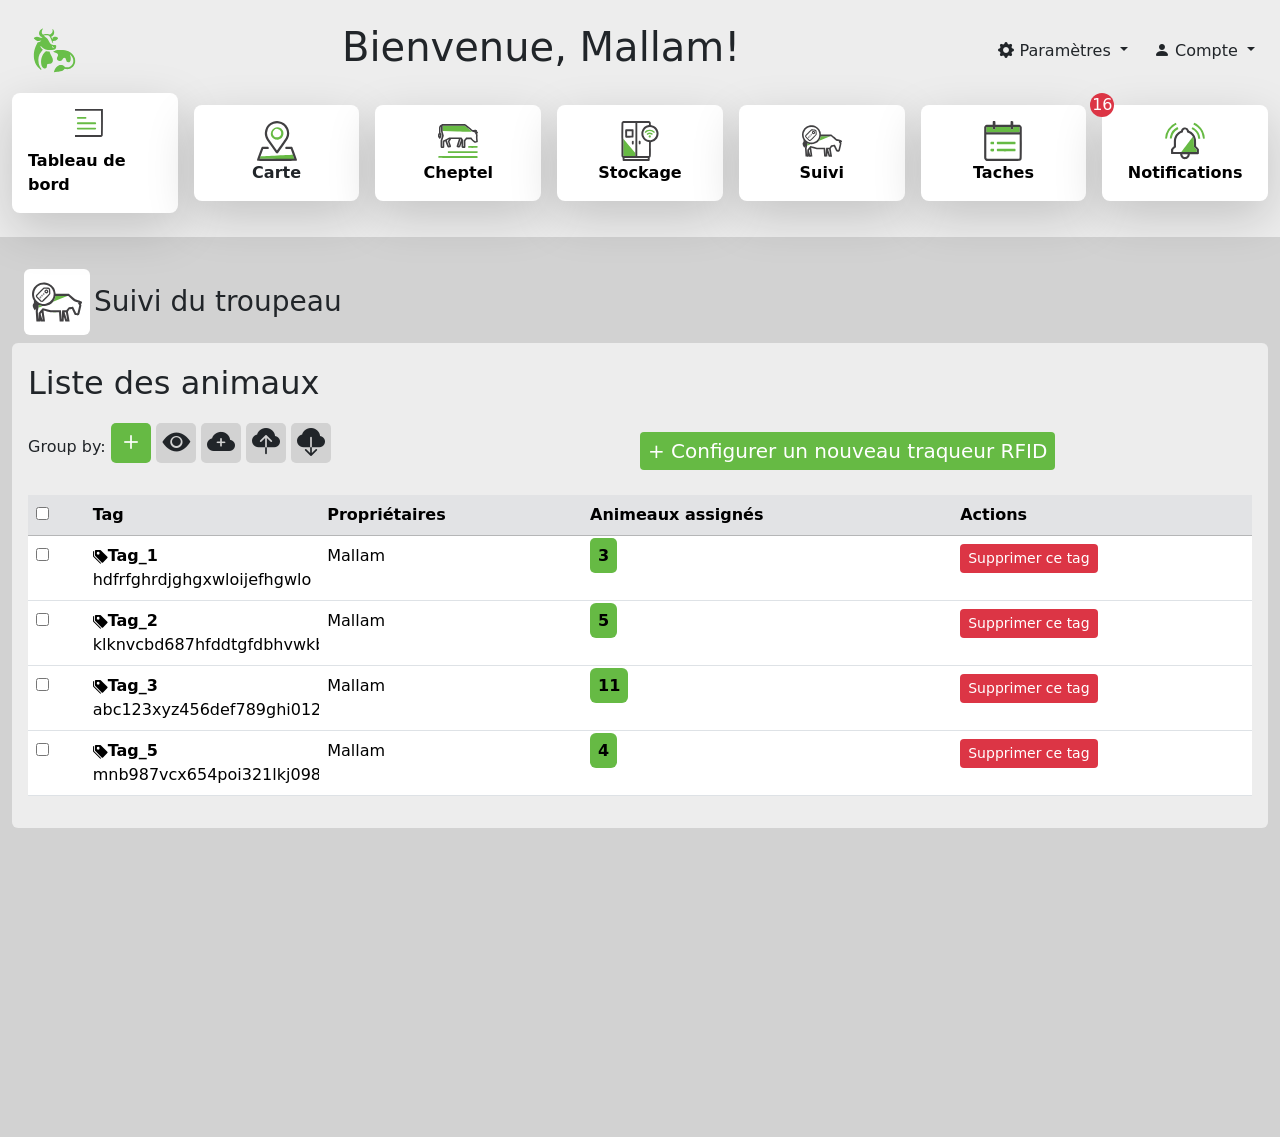
<file: suivi/suivi.html>
<!DOCTYPE html>
<html lang="en">

<head>
    <meta charset="UTF-8">
    <meta name="viewport" content="width=device-width, initial-scale=1.0">
    <link href="https://cdn.jsdelivr.net/npm/bootstrap@5.3.8/dist/css/bootstrap.min.css" rel="stylesheet">
    <link rel="stylesheet" href="https://cdn.jsdelivr.net/npm/bootstrap-icons@1.13.1/font/bootstrap-icons.min.css">
    <link rel="stylesheet" href="../style.css">
    <link rel="stylesheet" href="../cheptel/cheptel.css">
    <link rel="stylesheet" href="suivi.css">
    <title>dashboard</title>
</head>

<body>
    <nav class="navbar navbar-expand-lg gray flex-column d-sm-none d-lg-flex">
        <div class="container-fluid">
            <svg xmlns="http://www.w3.org/2000/svg" xml:space="preserve" width="85" height="85"
                viewBox="0 0 158.8 158.8">
                <path
                    d="m107.2 160.8 1.6-4.7c1.4-3.3 4.4-6.4 7.4-7.9 1.5-.7 2-.8 4.2-.8 3.1 0 4.4.5 6.7 2.7l1.6 1.5h3.3c3.3 0 3.4 0 5.1-.9 6.6-3.3 8.6-11.5 4.5-18.4-1-1.6-4.4-5.1-4.2-4.2l.9 2.9c.5 2 .6 2.7.6 5-.2 4.5-1.5 6.3-4.5 6.3q-3.7.1-4.2-4.3-.5-4.1-3.6-4-1.7 0-3.4 3.1-.6 1.4-1.8 2.1c-1 .7-1.3.8-3.1.8s-2.2-.1-3.2-.8a5 5 0 0 1-2.1-4.1c0-1.3.2-1.8 1-3.2 1.3-2.2 1.4-2.8 1-4q-.3-2-4.4-3.4c-2.2-.8-4.5-2-4.5-2.4l1-.4q1.8-.3 3.3-1.6c.7-.5 1-.6 6.6-.8 8.5-.2 13 .4 17.6 2.5a23 23 0 0 1 11.8 12.5c.7 2 1 6.8.5 9-.4 2-1.8 4.8-3.2 6.5s-4 3.6-6.3 4.5-6 1.1-8.3.6l-1.6-.3-1.1 1a16 16 0 0 1-6 3.6c-1 .2-4 .7-6.7 1zm-25.5-5.4a32 32 0 0 1-11-18c-.8-3-1-9.7-.6-13 .7-5.2 2.8-11.6 5.4-16.3 1.4-2.6 1.7-3 2.6-3q2.3 0 4.4-2 1.3-1.2 1.4-1.5l-2.5.5c-4.2 1.2-6.6.6-9.8-2.7-1-1-1.7-2-1.7-2.1 0-.5 2-1.9 3.5-2.3q3-1 6.5.6c2.3 1 3.6 1.2 5.1.8q2.3-.3-.4-1.1c-3-1.1-5-4-5-7.1s1.7-6.1 4.3-7.8c.9-.5 3.2-1.3 3.2-1l-1 1.9c-1 2-1.5 4.4-1.3 5.7.3 1.2 1.3 3 2 3.3s1 .2 2.7-.3c2.6-.9 6-1 8.1-.2.8.3 1.8.5 2.1.5 1.6 0 4.4-2.4 5-4.4.4-1.2.4-3.4.1-5q-.4-1.4.3-.8.6.3 1.3 1.5c3 4.6 1.6 10.2-3 12.5l-1.2.6a35 35 0 0 0 2.8 4.6V96l1.3-.6c1.9-1 5-1 6.8 0q1.3.7 1.8 1.3c.5.5.5.6.1 1.1a16 16 0 0 1-4.1 4c-1 .5-1.6.6-3.5.6h-2.2l.4 2c.7 2.6.7 2.6-.3 1.7s-1.4-1.6-2.7-5.4c-1.8-5.3-3.3-7.6-5.3-8.5-1.8-.8-7.3-.6-8.7.3-.4.3-.2.5 3.3 3 3 2 4 3.1 6.1 7.3 3 5.6 4.7 6.8 10 7 3.1.2 3.6.4 3.7 1.7q.2 2.9-.7 4.7c-1 2.2-2.5 2.8-7.3 3.2-7.4.7-14.6-1.4-18.6-5.4-1.4-1.5-1.8-1.7-2.4-1.5q-.7 0-.7.4c0 .6 2 3 3.3 4.4l1.5 1.4-1.3 1.5a28 28 0 0 0-6.4 25c.7 2.5 2.7 6.9 4.2 8.8 1 1.2 1 1.4.6 2q-.3.4-.6.5zm25.6-40.7q.5-.8-.9-1-1.2-.1-1.3-1.1-.2-1.1-1-.8c-.4.4-.5 1.4 0 2.1.5 1 2.4 1.5 3.2.8m-19 38.8c-5-2.6-6.5-13.5-3.1-22l2-4c1.2-2 4.3-5.5 5.2-6 .3-.1 6.5.4 6.7.6l.5 1.7q.5 2 4.2 8.6c2.3 4.3 2.4 8.4 0 10.7-1.2 1.4-2.3 1.7-5 1.8q-3.2 0-3.8 1.3c-.2.4-.5 1.7-.7 3-.3 3-.8 3.7-2.3 4.4s-2.2.6-3.6-.1"
                    style="fill:#69bf4a;stroke-width:.264583" transform="translate(-29.1 -40.9)" />
            </svg>

            <h1>Bienvenue, Mallam!</h1>

            <div class="collapse navbar-collapse flex-grow-0" id="navbarNav">
                <ul class="navbar-nav">
                    <li class="nav-item">
                        <div class="dropdown">
                            <button class="btn dropdown-toggle" type="button" data-bs-toggle="dropdown"
                                aria-expanded="false">
                                <i class="bi bi-gear-fill"></i> Paramètres
                            </button>
                            <ul class="dropdown-menu">
                                <li><button class="dropdown-item" type="button">Action</button></li>
                                <li><button class="dropdown-item" type="button">Another action</button></li>
                                <li><button class="dropdown-item" type="button">Something else here</button></li>
                            </ul>
                        </div>
                    </li>
                    <li class="nav-item">
                        <div class="dropdown">
                            <button class="btn dropdown-toggle" type="button" data-bs-toggle="dropdown"
                                aria-expanded="false">
                                <i class="bi bi-person-fill"></i> Compte
                            </button>
                            <ul class="dropdown-menu">
                                <li><button class="dropdown-item" type="button"><a href="../connexion/connexion.html" class="link-underline link-underline-opacity-0 text-black">Se connecter</a></button></li>
                                <li><button class="dropdown-item" type="button"><a href="../inscription/inscription.html" class="link-underline link-underline-opacity-0 text-black">S'inscrire</a></button></li>
                            </ul>
                        </div>
                    </li>
                    
                </ul>
            </div>
        </div>



        <section class="d-flex justify-content-around align-items-center container-fluid pb-3">
            <div
                class="col me-3 d-flex flex-column justify-content-center align-items-center p-3 rounded-3 shadow-lg bg-white largeur">
                <a href="../index.html" class="link-offset-2 link-underline link-underline-opacity-0 text-black d-flex flex-column justify-content-center align-items-center">
                <svg xmlns="http://www.w3.org/2000/svg" width="40" height="40" viewBox="30 30 100 100">
                    <path
                        d="M36.5 81.3c-.7-.2-1.6-1.2-1.7-1.9q-.2-1.4.8-2.3l.6-.5h22.5c24.8 0 23.1 0 23.8 1.2.7 1.3 0 2.9-1.3 3.3a1499.4 1499.4 0 0 1-44.7.1m-1-13.8q-1.4-1.3-.3-3c.7-1.1-.1-1.1 23.5-1.1 24.1 0 22.9 0 23.7 1.2q.7 1 .1 2.3c-.6 1.4 1 1.3-24 1.3H36.3Zm.1-13.5q-1.2-1-.7-2.5.3-1.2 1.7-1.5c1-.3 19.5-.2 20.4 0 1.3.5 2 2.1 1.3 3.4s-.2 1.2-11.6 1.2H36.2ZM22.8 26.4c0-2.6 0-3 .4-3.3.3-.3 3-.3 35.8-.3s35.6 0 35.8.3q.3.3.4 3.3v3H22.8Z"
                        style="display:inline;fill:#67bb44;stroke-width:.2" />
                    <path
                        d="M22.3 99.7a6 6 0 0 1-3.8-3.4C18 95.3 18 94 18 59c0-35.2 0-36.3.4-37.3a6 6 0 0 1 3-3.1l1-.5h73l1 .5a6 6 0 0 1 3 3.1c.4 1 .4 2 .4 37.3s0 36.3-.4 37.3a6 6 0 0 1-3 3.1l-1 .5H59.3c-28.8 0-36.4 0-37-.2M95 94.8c.1-.3.2-10 .2-30.4L95 34.3H22.9v30.2l.1 30.4c.2.3 6.2.3 36 .3 35.2 0 35.8 0 36-.4m.2-68.4q0-3-.4-3.3c-.2-.3-3-.3-35.8-.3a384 384 0 0 0-35.8.3c-.4.3-.4.7-.4 3.3v3h72.4ZM4.3 81.7a6 6 0 0 1-3.8-3.4C0 77.3 0 76 0 41 .1 5.8.1 4.7.5 3.7a6 6 0 0 1 3-3.1l1-.5h73.2l1 .5q2.3 1.4 3 3.5.3.9.3 4.5c0 4-.2 4.8-1.2 5.3-.8.4-2 .4-2.6 0-.9-.7-1-1.2-1-5 0-2.9 0-3.5-.3-3.8S73 4.8 41 4.8c-32 0-35.6 0-35.9.3S4.8 9 4.8 41c0 32 0 35.6.3 35.9s.9.3 3.7.3c3.8 0 4.4.1 4.9 1.2.6 1.2 0 2.8-1.2 3.3-.9.4-7 .4-8.2 0"
                        style="display:inline;fill:#414042;stroke-width:.2" />
                </svg>

                <p class="fw-bold m-0">Tableau de bord</p>
                </a>
            </div>

            <div
                class="col me-3 d-flex flex-column justify-content-center align-items-center p-3 rounded-3 shadow-lg bg-white largeur">
                <svg xmlns="http://www.w3.org/2000/svg" width="40" height="40" viewBox="0 0 100.2 100">
                    <path
                        d="m6.8 94.6 1-3.2L9 88.5h.7c5.2-.4 79.9-4 80-4l3 8.1.8 2.2H50c-34.5 0-43.3 0-43.3-.2m40.4-48c-5.1-1.2-9.2-4.3-11.5-9a16.2 16.2 0 0 1 29-14.1 13 13 0 0 1 1.6 7.1c0 2.2 0 3-.5 4.3a16 16 0 0 1-11.2 11.3c-2 .5-5.6.7-7.4.3m5.8-6c3.7-1 6.6-3.9 7.5-7.5.6-2.3.3-5.2-.8-7.5-.9-1.7-2.9-3.7-4.8-4.6a10 10 0 0 0-12.2 2c-6.6 6.7-2 18 7.4 18q1.8 0 3-.3"
                        style="display:inline;fill:#67bb44;stroke-width:.2" />
                    <path
                        d="M1.6 99.6Q.1 98.8.1 97.3c0-1 11-31 11.6-31.7.9-1 1.2-1 8.7-1 6.4 0 7.2 0 7.8.4 1.4.7 2 2.3 1.3 3.7s-.7 1.4-7.7 1.5l-6.3.1-2.2 6.2a388 388 0 0 0-6.5 18.2h86.6l-1.8-4.8-4.4-12.2-2.7-7.5h-6c-6 0-6 0-6.7-.5-1.9-1.2-1.8-3.7.2-4.7.6-.4 1.4-.4 7.8-.4 7.8 0 8 0 8.8 1.2.4.5 11.1 29.5 11.5 31q.1.7-.2 1.6c-.8 1.8 4.2 1.6-49.7 1.6-45.2 0-48 0-48.6-.4m47-18.8q-.7-.4-1.3-1.1L24.6 47.4c-2-2.9-3.6-6.8-4.4-10.8a30.6 30.6 0 1 1 57.2 8q-1.1 2.2-12.7 18.6l-12 17c-1 1-2.6 1.2-4 .6M60.8 59c5.8-8.3 11-16 11.5-17 3.6-6.7 3.9-14.5.8-21.5A25 25 0 0 0 42 6.8a24.9 24.9 0 0 0-16.7 21.7q-.8 8.9 4.2 16.4L50 74c.1 0 5-6.8 10.7-15"
                        style="display:inline;fill:#414042;stroke-width:.2" />
                </svg>

                <p class="fw-bold m-0">Carte</p>
            </div>

            <div
                class="col me-3 d-flex flex-column justify-content-center align-items-center p-3 rounded-3 shadow-lg bg-white largeur">
                <a href="../cheptel/cheptel.html" class="link-offset-2 link-underline link-underline-opacity-0 text-black d-flex flex-column justify-content-center align-items-center">
                <svg xmlns="http://www.w3.org/2000/svg" width="40" height="40" viewBox="0 0 254.1 215">
                    <path
                        d="M4 214.1c-3-1.8-3-8 0-10 .8-.7 13-.8 122.7-.8 93.5 0 122 .2 122.9.6q2.4 1 2.3 5.4c0 2.3-.1 2.8-1.2 4l-1.3 1.4-122 .1C8.1 215 5.4 215 4 214.1M64.6 183q-2.5-1.4-2.5-5c0-2.8.7-4.3 2.4-5.3 1.1-.7 8-.7 92.9-.7H249l1.5 1.4c1.3 1.4 1.4 1.7 1.4 4.4s0 3-1.4 4.3l-1.5 1.5h-91.7c-72.7 0-92-.2-92.7-.6m103-31.1q.5-.2.8 0 .2.3-.6.3t-.2-.3m27.3-.9q-.9-.2-2.1-1.4c-1.2-1.2-1.3-1.6-1.3-4.3 0-2.8.1-3 1.4-4.4l1.4-1.4 26.4-.1c18-.1 26.8 0 27.9.3 2.5.7 3.3 2.2 3.3 5.6s-.8 4.9-3.3 5.6c-1.5.4-51.6.5-53.7.1M18 149.7q-.8-1 .2-.1l.7.7q0 .5-.9-.6m156.3-23c0-10.7 0-15 .1-9.6zM27.4 141.5h1.7q.5.1-1 .2-1.4 0-.7-.2m133.2-20.1v-10.3zm3.4.8a912.8 912.8 0 0 1 0 0m89.3-12.5q0-1 .2-.5v1.3q-.2.4-.2-.8m-36-2-.8-1 1 .9q.8.7.9 1 0 .5-1.1-.9m-4.7-4.7-.9-1 1 .8q1.4 1.1.8 1.1zm13-1.5q-.8-1 .2-.2 1.1 1 .6 1zm15.6-5.1q0-.7.3-.3 0 .5 0 .8-.3.3-.3-.5m-45.8-.2-12-.2 11.9-.1c7.5 0 12 0 12.1.3l.2.3zm-52-.9q.2-.3.7-.2.8.6-.3.5-.5 0-.4-.3m107.7-2q0-.6.3-.2v.8q-.3.3-.3-.5m-10.3-1.6q0-1.2.3-.5v1.2q-.3.4-.3-.7m10-7.1q0-2.4.2-1.4v2.8q-.2 1-.2-1.4m-10-6.5q0-.8.2-.5.3.6 0 1-.1.5-.2-.5m10.3-2q0-.6.3-.2v.8q-.3.3-.3-.5m-9.9-3q0-.6.3-.2 0 .6 0 .8-.3.3-.3-.5M10 72.3q0-1 .2-.5v1q-.2.5-.2-.5m241.6 0q0-1 .2-.5v1q-.2.5-.2-.5M0 69.4q0-.7.3-.3v.9q-.3 0-.3-.6m22 0q0-.7.2-.3v.9q-.3 0-.2-.6M6.2 40.2a602.5 602.5 0 0 1 0 0m9.9-.6a620 620 0 0 1 0 0m106.9 7L33.4 44h-3.7V27.8c0-15 0-16.1.8-16.8.7-.6 5.9-.7 70.4-.6l69.6.1 2.1 1.2c1.2.6 11.4 9 22.8 18.8 16.5 14 21 17.8 22.6 18.3 1.8.5 1.7.6-3.7.5-3 0-44.2-1.2-91.3-2.7M19 45.1q0-1.2.2-.7v1.5q-.2.5-.2-.8M223 38h1q.5.2-.4.2t-.6-.2m17.4-2.6h1.3q.4.2-.7.2t-.6-.2M11.6 9.7q0-.1.8-.7 1-.8.1.1-.8 1.2-.9.6M28.7.1h.8q.3.3-.5.3t-.3-.3M169 .1h.8q.2.3-.6.3t-.2-.3"
                        style="display:inline;fill:#68bb44;stroke-width:.429915" />
                    <path
                        d="M20.9 151.4q-3.1-1.6-4.1-4-.5-1.4-.5-22.2v-20.9l5-15.1 5-15.2-3.2-11.7-3.6-13c-.2-.8-.4-8.3-.6-16.8L18.7 17l-1.3 2.6-1.3 2.5-.1 16.6-.1 16.5 1.2 1.7a25 25 0 0 1 5 15.5c0 7.4-2.4 13-7.8 18.7l-3.1 3.3L8 91a25.6 25.6 0 0 1-3.4-32.9l1.8-2.7V38.7c0-16.2 0-16.8 1-20.1C10 10 16.4 3.7 25.2 1 27.6.3 31 .2 99 .2h71.4l3.1 1c1.7.6 4.3 1.8 5.6 2.7 1.3.8 11 9 21.6 18C219 37.5 220 38.3 221.6 38.3c2 0 12.4-1.5 15.3-2.1q7.2-1.8 9.9 2.6c1.5 2.5 1.5 4 .2 7.3-.2.5 0 .8 1.4 1.2q3.6 1.1 5 4.2c1.3 3.2 0 6.9-3 8.7l-1.8 1 1.6 3c1.7 3.4 1.8 4.1 1 14.3-.6 7.2-.3 13.8 1.1 23.5 1.1 7.3 1.1 9.2.1 11-1 2.1-2.3 2.7-9.3 4.8-7.7 2.3-8.2 2.2-13.7-1.3a76 76 0 0 1-20.5-18l-1.9-2.6h-23.3l-4.8 5.8-4.8 5.9v39.1l-1 1.8c-1.6 2.7-3.4 3.4-9.2 3.6-8.7.4-11.5-.5-13.3-4.2-1-1.9-1-2.3-1-14.8v-13l-4.2 12.4c-2.3 6.8-4.6 12.7-5 13.3-1.8 2-3.9 2.5-10.3 2.5-6.7 0-8-.3-10-2.7a7 7 0 0 1-1.7-6c.1-.7 3.3-10.7 7-22.2l6.6-21.5c0-.3-7-.5-24.2-.4H83.6l-4.7 6.7-5.5 7.9-.8 1.2 5 13.7c2.6 7.5 5 14.2 5.1 14.8.4 1.8-.5 4.6-2 6.2-2 2-4.2 2.4-11 2.3-5.3-.2-6-.3-7.5-1.2-.9-.6-2-1.7-2.4-2.6l-7-18.3-6.2-17-3.3 1.6-3.1 1.7L40 130l-.2 17.4-1.3 1.6c-2 2.7-3.8 3.3-10.3 3.3-4.6 0-6-.2-7.3-.8m9.1-27.6.1-17.8 20.5-10.5 20.5-10.4h78.4l5.4 8.2 5.5 8.2v40h3.9V103l7.1-8.7 7.2-8.8h33.7l2.7 4a68 68 0 0 0 21 19.4c1 .3 6.9-1.5 6.9-2.1l-1-6.5a140.8 140.8 0 0 1-.5-27.9l.5-3-3.8-6-3.8-6 2.2-1.2c1.1-.5 2.1-1.1 2.1-1.3s-9.8-3.2-20.2-6.2c-2.2-.6-4.3-2.3-23-18.3a478 478 0 0 0-22.8-18.8l-2.1-1.2h-69.6c-65-.2-69.7-.1-70.5.5s-.8 1.6-.6 19.3v18.5l3.7 12.8L37 74.3 31.9 90l-5.3 15.6V142l1.7-.1 1.6-.1zm41.8 13.4-4.7-13.8-4.8-14c0-.3 1.9-3.1 4.1-6.4l4.1-6c0-.5-13.8 6.7-14 7.2-.1.3 2.3 7.4 5.4 15.8l6.1 16.4c.4 1 .7 1.2 2.1 1.2q1.6 0 1.7-.4m67-15.4 6.3-19.4 1.1-3.6-1.1-2q-1-1.6-1.5-1.5c-.2.2-3.3 9.8-7 21.3l-6.6 21h3.6zM12.3 73.4c.3-3.2-.4-7.2-1.1-6.5-1.2 1.2-1.3 8.7-.2 10.5.5 1 1.1-.8 1.3-4"
                        style="display:inline;fill:#414042;stroke-width:.429915" />
                </svg>

                <p class="fw-bold m-0">Cheptel</p>
                </a>
            </div>

            <div
                class="col me-3 d-flex flex-column justify-content-center align-items-center p-3 rounded-3 shadow-lg bg-white largeur">
                <a href="../stockage/stockage.html" class="link-offset-2 link-underline link-underline-opacity-0 text-black d-flex flex-column justify-content-center align-items-center">
                <svg xmlns="http://www.w3.org/2000/svg" width="40" height="40" viewBox="0 0 278.4 300">
                    <path
                        d="m23 281.1.1-4.2h174l-86.8.1-86.8.2-.3 4-.2 4.1zm-7.6-19.4c-1-1-1-6.2-.9-64.7l.2-63.6L59.4 187l44.7 53.7.3-113.4.3-113.3.2 108c0 59.5 0 115.4-.3 124.4l-.4 16.3H60.3c-41.8 0-44 0-45-1.1M207.8 123c-3.9-2.3-5.2-6.2-3.5-10.5 2.4-6.3 10.1-7.6 14.7-2.3 3.4 3.9 2 10.8-2.7 13a10 10 0 0 1-8.5-.2m-15-19.5q-3.3-1.3-3.2-5.2c0-1.5.6-2.5 3-4.8 9-8.7 24-10.2 35.1-3.4q10.9 6.6 5.7 12-3.7 3.8-8.7-.4a19.4 19.4 0 0 0-24.7 0c-3 2.5-4.7 3-7.2 1.8m-15-15q-3.1-1.7-3.2-5.4c0-3 7.5-9.4 15.3-13.4a42 42 0 0 1 20.4-4.7c9.5-.4 15.6.7 22.7 4 7.5 3.3 16.1 10 16.9 13 .5 2-.7 5.4-2.2 6.3-2.6 1.4-5.1.8-8.5-2.1q-6.9-6-15.1-8.6a42 42 0 0 0-23.4 0 44 44 0 0 0-15 8.5c-3.7 3.1-5.4 3.6-7.9 2.4"
                        style="display:inline;fill:#67ba44;stroke-width:.6" />
                    <path
                        d="M12.9 299C9.4 297.5 9 296 9 284.6c0-5.7-.2-10.3-.5-10.3-1.1 0-5.7-5.2-7-7.8l-1.2-2.7V138.9C.3 17.6.3 14 1.4 11.1c1.6-3.9 5.1-7.6 9-9.4L13.5.3h193.8l3.4 1.7c2 1 4.3 2.7 5.3 3.9 3.5 4.2 3.9 5.7 4.2 15.4l.3 9 5 1A64 64 0 0 1 275.7 77a64 64 0 0 1-54.6 81.5s-.2 23-.2 51.2c0 55.4 0 55-3.3 59.7-.9 1.4-2.5 3-3.6 3.8l-2 1.4-.1 10.1c0 8.5-.2 10.4-1 11.8-2.3 3.8 4.5 3.6-100.5 3.6-84 0-95.8-.1-97.4-1m184.5-17.9v-4.5l-87.1.1-87.2.2-.2 4.4-.2 4.3h174.7zm-92.8-34.6c.2-9 .4-64.9.4-124.2V14.4H60.6c-39.5 0-44.4.1-45.3 1s-.9 12.8-.9 123c0 112.9 0 122.3 1 123.3s3.1 1.1 44.9 1.1h44zm-22.8-71c-3.3-1.4-3.8-3.3-3.8-13.3 0-7.8.1-9.1 1.2-10.9q1.8-3.2 6.4-3.1c1.6 0 2.6.5 4.2 2l2 2v10c0 10.7-.2 11.6-3.6 13.3q-3 1.6-6.4 0m-50-51.5a8 8 0 0 1-2.8-3.4c-.5-1.5-.7-9.3-.8-26.9 0-26.9 0-27.4 3.3-30 1.6-1.3 1.9-1.3 28.3-1.3h26.7l2 2 2.1 2v27.3c0 29.9.1 28.9-3.6 30.8-1.5.8-5.8.9-27.5.9H33.8Zm45-30.4V76.2H42.6V111h34.2zm128.3 168.3 1.3-1V158.4l-1.4-.3-4.9-1a65 65 0 0 1-45.3-37c-4.1-9.5-5.1-14.6-5-25.9 0-8.7.2-10.6 1.6-15.7a66 66 0 0 1 53.9-47.9c1 0 1.1-.6 1.1-7 0-5.7-.2-7.2-1-8.1-1-1-3-1.1-43.8-1.1h-42.8v248.4h42.5c37.4 0 42.6-.1 43.8-1m-71.7-86.5c-3.2-1.5-3.8-3.7-3.8-13.4 0-9.4.5-11.3 3.6-12.9a7 7 0 0 1 10.2 4.4c.8 3 .7 15.5-.2 18s-4 5-6.3 4.9c-.9 0-2.5-.5-3.5-1m91.9-33.2a47 47 0 0 0 24.1-14 48.7 48.7 0 0 0 2.7-64.8 54 54 0 0 0-26.5-16.9 50 50 0 0 0-59 32.8c-1.8 5.4-1.9 6-1.9 14.9 0 8 .2 9.9 1.4 13.8 6 19 21.5 32.4 41.2 35.4 4.7.7 12 .2 18-1.2"
                        style="display:inline;fill:#414042;stroke-width:.6" />
                </svg>

                <p class="fw-bold m-0">Stockage</p>
                </a>
            </div>

            <div
                class=" col me-3 d-flex flex-column justify-content-center align-items-center p-3 rounded-3 shadow-lg
                bg-white largeur">
                <a href="#" class="link-offset-2 link-underline link-underline-opacity-0 text-black d-flex flex-column justify-content-center align-items-center">
                <svg xmlns="http://www.w3.org/2000/svg" width="40" height="40" viewBox="0 0 752.2 590.4">
                    <path
                        d="M309.7 451.4c18-.2 47.5-.2 65.5 0 18 .1 3.3.3-32.8.3s-50.8-.2-32.7-.3M98.5 377.8c.6-1.6 1.2-11 1.5-20.9s.8-18 1.1-18 3.8 1.4 7.9 3c14 6 37.7 12.3 45.7 12.3 2 0 3.5.5 3.5 1 0 .9-36.5 16.2-58.3 24.6-2 .7-2.2.4-1.4-2m218-88.3c15.6-17.6 29.7-47 35.5-73.8 1.3-6 2.5-11 2.7-11.1.2-.2 40.2-.2 88.9 0l88.5.3-105.2 42.5a9110 9110 0 0 0-110 45l-5 2.4zm-222-33-30.1-30.4 30.4 30.1 30.4 30.4c0 .9-2.8-1.8-30.7-30m67.3 10c0-.1 20.8-21 46.3-46.3l46.4-46-46 46.3c-42.9 43-46.7 46.9-46.7 46M95.6 153a1133 1133 0 0 1 30.7-30.1c.4 0-13 13.6-29.5 30.1A1133 1133 0 0 1 66.1 183c-.3 0 13-13.5 29.5-30m309.2 18.6c26.2-.2 68.7-.2 94.5 0s4.3.3-47.6.3c-52 0-73-.1-46.9-.3"
                        style="fill:#67ba44;stroke-width:1.18081" />
                    <path
                        d="M68 588.9c-1.9-1.4-2.6-9.6-7-80.2L56.1 430l3.3-16.4a314 314 0 0 0 3.2-18c0-1-2 1.6-4.4 5.6-13.7 22.4-14.8 22.7-25 6.8-26-40-29.5-70.8-10.3-91.3l5.4-5.8v-36.7L23 265C6.4 236-2.3 196 1 163.5 3.6 137.8 8 122 19 99.8A216 216 0 0 1 33.2 75c9.3-13.2 28-32 40.9-41.1C108.7 9.3 154.3-3.1 194.2 1c24 2.5 41.5 7.5 62.6 17.9a177 177 0 0 1 98.6 147.8v5.6l98.3.3 98.3.3 5.3 2.6c3 1.5 25 20 49 41.2 24 21.1 44 38.7 44.5 39l43.1 13.5c23.3 7.1 44.2 14 46.5 15.1a22 22 0 0 1 7.9 30.7c-2.8 4.2-8.1 8.7-11.8 10-.5.1.7 3.2 2.6 6.7q3.6 6.5 3.6 11.7c0 4.5-26.1 121-29.7 132.4a32 32 0 0 1-23.5 20.6c-6.4 1.2-31.5-1.5-37-4-9.5-4.2-12-8-31.9-51-10.3-22.4-19.2-41-19.7-41.6-.6-.8-36.3 4.5-37.2 5.5l-12 17.6c-11.7 17.3-11.8 17.5-10.8 22.5 3.3 16.1 24.7 137 24.7 139.3 0 5.4-1 5.6-32 5.6-29.1 0-29.4 0-31-2.7-1-1.4-6.4-16.9-12-34.3a418 418 0 0 0-10.8-31.1c-.2.2-1.2 15-2.2 32.8-1.4 28-2 32.5-3.7 33.8-2.9 2.1-53.4 2.1-56.3 0-1.7-1.3-2.5-9.8-6-67-2.4-36-4.2-66.7-4.2-68.1V451H277l-51.7-14.4c-28.4-8-51.9-14.2-52.1-13.9s4.8 37.4 11.3 82.5c11.4 78.8 11.8 82 9.7 83.5-1.7 1.2-8.6 1.6-30.4 1.6-16 0-29-.5-30.3-1.1s-3-4.3-4.3-9.2c-2-7.3-2.3-7.7-3-4.5-.4 2-.8 5.6-.9 8q0 4.4-2.4 5.6c-3.6 1.9-52.2 1.6-54.9-.3m92.6-29.7c0-2.3-14-98.4-14.9-102.2-.7-2.8-1-2.6-7.6 4.7-6.3 7-7 8.2-7 13 0 3.4 4.2 19.2 11.8 44.3l12.4 40.4c.7 2 5.3 1.9 5.3-.2m289.1-69.6c2.4-48.2 3.7-66 4.8-67.4 1.4-1.6 5.7-1.8 31.5-1.8h30l16-21.2a368 368 0 0 1 17.4-22.2c2.1-1.3 67-12 68.7-11.4.8.3 11.7 22.5 24.2 49.4 25.5 54.5 22.4 50.2 35.6 50.2 5.6 0 5.7 0 6.9-4.4a2797 2797 0 0 0 26.7-115.7c-.4-1-5-7.8-10.1-15.1a73 73 0 0 1-9.4-15.7q0-2.4 4.8-5.3c2.6-1.6 4.4-3.2 3.8-3.5-.5-.3-14.8-4.6-31.7-9.6s-32.3-10.3-34.2-11.7-21.9-19-44.3-39l-43.3-38.8c-2.4-2.2-5.6-2.3-97.3-2.2-52.2.1-95 .3-95.1.4-.2.2-1.4 5.2-2.7 11a179 179 0 0 1-138 136.6c-9.8 2.2-15.1 2.5-36.9 2.5-22 0-26.8-.3-36-2.5-13-3.1-22.5-6.2-32.1-10.2-4-1.7-7.7-3.1-8-3.1s-.6 6.4-.6 14.3c0 12.7-.8 17.9-6.6 46.3l-6.5 32 3.9 61.7c2 33.9 4 61.4 4.2 61.2s1.5-21.3 2.7-46.8c1.3-25.6 2.6-47.6 2.9-48.9.6-2.5 56.5-68.7 59.7-70.6 1.4-.8 18 3.3 61.8 15.6l59.9 16.7h152.2l1 2.6c.7 1.5 2.8 30 4.8 63.5 3.7 61.6 5 77.7 5.7 71.8.2-1.8 1.9-32.7 3.6-68.7m80 68.6-9.5-52.8-9.6-52.3c-.6-1.7-2.1-2-10.7-2-9.9 0-10 0-9.2 2.6l31.4 96.3c3 9 4 10.9 6 10.9 1.8 0 2.2-.6 1.7-2.7M209 322.5a148 148 0 0 0 112.1-181.6 149 149 0 0 0-96.3-103 153 153 0 0 0-91.3-.7c-31.6 10-60 31.4-78.3 59a140 140 0 0 0-24.5 81.5c0 40.2 13.5 73.7 41.2 102.5 23.6 24.5 50 38.2 84.6 44 12.7 2.2 39.2 1.3 52.5-1.7m-72.6-29.3c-5.2-1.7-9.9-5.9-39.9-35.7s-34.2-34.4-36.3-40q-4.2-11.6-.4-23.3c1.7-5.3 7.3-11.3 54.6-58.8 29-29.1 54.6-54 57-55.2 8.2-4.2 12.9-4.5 46-2.9 27.5 1.4 32.3 2 37.3 4.1 8.9 4 15.5 11.5 18.2 20.4 1.2 4.4 3.3 38.7 3.5 58.7.2 11.8-.1 13.7-2.9 19.3-2.4 4.9-13.8 17-54.7 57.7-35.6 35.5-53.4 52.4-57 54.2-7 3.5-17.7 4.1-25.4 1.5m25-26.2c13.3-11.8 93.1-92.3 94.8-95.6 1-2 1-9.5 0-32.4-1.6-33-2.1-35.3-9.4-38.8-5-2.4-59.2-5.4-63.9-3.5A1250 1250 0 0 0 129 149l-51 51.2V212l31.5 31.6 31.7 31.6h5.5c5.3 0 6.2-.5 14.8-8.1m-35-26.7-1.6-3-2.8 2.6c-2.5 2.3-2.7 2.4-3.5.4q-.7-2 1.2-3.2 3.5-2 .5-6.8c-1.3-2.1-1.6-2.2-3.5-.4-1.2 1-3 1.5-4 1-1.8-.6-1.8-1 .6-3.6 2.7-2.8 2.7-3 .7-6-1.5-2.3-1.7-3.4-.7-4.5q1.4-1.6 3.6 1.6l2.2 3 3-2.8c2.8-2.6 2.8-3 1.1-5.6-1-1.5-1.5-3.7-1-4.8.6-1.8 1-1.6 3.4 1.3s2.8 3.1 4.2 1.4q1.6-2.2 3.2-.6c1.4 1.2 1.3 1.8-.7 4-2.5 2.6-2.5 2.6-.2 5.4 2 2.4 2.5 2.6 4.2 1.2 3-2.5 4.8.2 2 2.8-2.4 2.1-2.4 2.2-.1 5.4 1.9 2.7 2 3.5.7 4.6s-2 .6-3.7-1.8l-2-3.1-3 3c-2.8 2.8-2.8 3-1 6 2 2.8 1.7 5.4-.4 5.4-.5 0-1.6-1.3-2.5-3m3-17.8-2.1-3.2-3 3c-3 3-3 3.1-1 6.3l2.1 3.1 3-3c3-3 3-3 1-6.2m22.3-7c-2-2.8-2.2-2.9-4.2-1.1-3.3 3-5.3.8-2.2-2.5 2.4-2.6 2.4-2.8.5-5.8-2-3-2.2-3-4.3-1-1.7 1.5-2.6 1.6-3.6.6s-.8-2 .8-3.8c2-2 2-2.7.6-5.3-2.2-4.2.2-6.6 2.8-2.8l2 2.7 2.9-2.8c2.8-2.7 2.9-3 1-5.7-1.4-2.2-1.5-3.2-.4-4.2q1.4-1.6 3.2 1.3c1.7 2.5 2 2.6 3.9.9 1.7-1.6 2.2-1.6 3.4-.2 1 1.3 1 2-.4 3.1-2.3 1.8-2.3 3.5 0 6.4 1.3 1.8 2 2 3.4.8 2.8-2.3 4.7-.3 2.3 2.4-2 2.2-2 2.5-.1 5.7 1.8 3 1.8 3.5.2 4.8q-1.6 1.3-1.8.4c0-.5-.8-2-1.7-3.3-1.7-2.2-1.8-2.2-4.7.5-2.8 2.7-2.8 2.8-1 6.1 1.5 2.5 1.7 3.7.7 4.7s-1.8.5-3.3-1.8m2.4-12.4c1.9-2 2-2.8.6-5.3-2-3.6-2.5-3.7-5.7-.3-2.3 2.6-2.4 3-.7 5.4 2.2 3.2 3 3.2 5.8.2m23-12c-2-4-2.1-4-4.6-1.7-3.5 3.2-5.6 1-2.4-2.3 2.5-2.7 2.6-3 .6-5.9s-2.1-3-4.2-1.1c-3.4 3-5.5.9-2.4-2.4 2.5-2.6 2.5-2.8.5-5.8-1.5-2.3-1.6-3.5-.7-4.5q1.3-1.5 3.7 1.6l2.3 2.8 2.7-2.7c2.7-2.6 2.7-2.8.8-6.1-1.7-3-1.8-3.7-.3-4.8q1.6-1.3 1.7-.4c0 .6.8 2 1.8 3.3 1.6 2.1 1.8 2.2 4 .2 3-2.7 4.6-.2 1.8 2.9-2 2.1-2 2.4 0 5.3 1.9 3 2.1 3 4.1 1.1 3-2.6 4.5 0 1.8 3-2 2.2-2 2.4 0 5.4 2.9 4.4.5 6.7-2.8 2.7l-2.3-2.8-2.8 2.7c-2.6 2.6-2.6 2.8-.7 6.1 1.6 2.9 1.7 3.7.4 4.8s-2 .7-3-1.4m2.1-13.1c2.5-2.6 2.5-2.7.3-5.6l-2.2-3-3 2.9c-2.8 2.6-2.8 3-1.1 5.6 2.3 3.4 2.9 3.4 6 .1m26.5-13a38 38 0 0 1-17-15.6c-2.8-6.4-2.8-18.5.1-24.8 2.7-5.9 10-12.9 15.7-15.3a37 37 0 0 1 21.2-.5c6.5 2 13.9 8.7 17.1 15.7a29.3 29.3 0 0 1-26.7 41.8c-3.6 0-8.3-.6-10.4-1.3m15-19.1c3.8-2 4.8-4 4.8-9.2 0-11.3-16.8-12.6-19.5-1.6-1 3.8 1.6 9 5.4 11 3.8 1.9 5.3 1.9 9.3-.2"
                        style="fill:#414042;stroke-width:1.18081" />
                </svg>

                <p class="fw-bold m-0">Suivi</p>
                </a>
            </div>

            <div
                class=" col me-3 d-flex flex-column justify-content-center align-items-center p-3 rounded-3 shadow-lg
                bg-white largeur">
                <a href="../taches/taches.html" class="link-offset-2 link-underline link-underline-opacity-0 text-black d-flex flex-column justify-content-center align-items-center">
                <svg xmlns="http://www.w3.org/2000/svg" width="40" height="40" viewBox="0 0 94.2 100">
                    <path
                        d="M16.9 75.7c-1-.4-1.1-.8-1.1-3 0-3.2.3-3.4 4.9-3.3l3.1.1.5.6c.5.5.5.7.5 2.5l-.2 2.4c-.4.8-1.4 1-4.3 1q-2.9 0-3.4-.3m16 .1c-1-.4-1.2-1-1.2-3.1 0-2 0-2.1.6-2.6l.5-.6h22l22.5.1c1 .4 1.1.9 1.1 3 0 2.3-.2 2.8-1.2 3.2-.8.2-43.7.3-44.3 0m-16-17.7c-1-.4-1.1-.8-1.1-3 0-3.2.3-3.4 4.9-3.3l3.1.1.5.6c.5.5.5.7.5 2.5l-.2 2.4c-.4.8-1.4 1-4.3 1q-2.9 0-3.4-.3m16 .1c-1-.4-1.2-1-1.2-3.1 0-2 0-2.1.6-2.6l.5-.6h22l22.5.1c1 .4 1.1.9 1.1 3 0 2.3-.2 2.8-1.2 3.2-.8.2-43.7.3-44.3 0M5.4 22.4c0-6 0-6.6 1-7.3.4-.3 1.4-.3 7.7-.3h7.3v2.5c0 2.4 0 2.5.5 3s.6.5 3 .5h2.3l.5-.6c.5-.6.5-.7.5-3v-2.4H66v2.5c.1 2.5.1 2.5.7 3s.7.5 2.8.5c3.1 0 3.3-.2 3.3-3.7v-2.3h7.3c6.3 0 7.3 0 7.7.3 1 .7 1 1.3 1 7.3V28H5.4Z"
                        style="display:inline;fill:#66ba44;stroke-width:.2" />
                    <path
                        d="M5.8 99.7A8 8 0 0 1 .3 94C0 93 0 88.6 0 54l.1-39 .8-1.4Q2 11 4.6 9.9l1.1-.6h7.8l7.9-.1V5c.1-5.1 0-5 3-5 3.7-.2 3.8 0 3.8 5.3v3.8H66V5.7l.2-4.3c.3-1.1 1-1.4 3.2-1.4q2.9 0 3.2 1.1l.2 4.3v3.8h7.8l7.9.1 1.1.6a8 8 0 0 1 4.4 5.6c.2.9.2 11.6.2 39.8-.1 36.4-.1 38.7-.5 39.5a8 8 0 0 1-4.7 4.7c-.9.4-3.1.4-41.5.4-35.3 0-40.7 0-41.7-.2M87.6 94c1.3-.7 1.2 1.4 1.2-30.8V34H5.4v29.3c0 25.8 0 29.4.3 29.9.7 1.3-2.5 1.2 41.4 1.2 35.3 0 40 0 40.5-.3m1.2-71.7c0-6 0-6.6-1-7.3-.4-.3-1.4-.3-7.7-.3h-7.3v2.3c0 3.5-.2 3.7-3.3 3.7-2.1 0-2.3 0-2.8-.5s-.6-.5-.7-3v-2.5H28.2v2.4c0 2.3 0 2.4-.5 3l-.5.6h-2.4c-2.3 0-2.4 0-2.9-.5s-.5-.6-.5-3v-2.5h-7.3c-6.3 0-7.3 0-7.7.3-1 .7-1 1.3-1 7.3V28h83.4Z"
                        style="display:inline;fill:#414042;stroke-width:.2" />
                </svg>

                <p class="fw-bold m-0">Taches</p>
                </a>
            </div>

            <div class="col position-relative d-flex flex-column justify-content-center align-items-center p-3
                rounded-3 shadow-lg bg-white largeur">
                <a href="../notification/notification.html" class="link-offset-2 link-underline link-underline-opacity-0 text-black d-flex flex-column justify-content-center align-items-center">
                <svg xmlns="http://www.w3.org/2000/svg" width="40" height="40" viewBox="0 0 63.7 58">
                    <path
                        d="M31 57.9h.3-.2q-.2 0 0 0m1.4 0h.3-.2q-.2 0 0 0m-3.6-4.7-.3-.4zl.4.4zm6 0 .3-.3zl-.3.2zM24 50.8q0-.2.1 0v.2zm15.3 0q0-.2.1 0v.2zm-12-.3q0-.3.2 0v.1zm8.7 0q0-.3 0 0v.1zm-10.2-3.9c.2 0 18.3-24.2 18.4-24.4l.2.1c.4.8 1 2.4 1.3 3.5s.3 1.2.3 7l.1 5.7 2.2 2.2 2.3 2.5v1.6l-.1 1.6-.3.3H26m-12.2-4.2.6-.5zl-.5.6Zm-4.2-.1v-.1q.2.1 0 .2zm44.5 0q0-.3.1-.1v.2zM51 38.5l-.8-.8zl.8.8zm-38.1 0 .8-.8zl-.8.8q0-.1.7-.8m4.2.5.3-.3-.2.3-.3.2zm.6-5.8v-2.5zm31.8-5.6v-.2.3zm-35.2-.1v-.2.3zm3.4-.2q0-.2.1 0v.1zm35.4-2q-.2-.1-.3-1.5A17 17 0 0 0 42.6 10c-.2-.3-.2-.3 0-.9l1-2.1q.5 0 2.6 1.1c5.6 3.4 9.4 9.5 9.9 16 0 1 0 1-.2 1.2-.4.3-2.6.3-2.9 0m-52.9 0A28.2 28.2 0 0 1 17.1 0a9 9 0 0 1 1.2 2.6c0 .2-.2.4-1.5 1L14.6 5A25 25 0 0 0 3.4 24l-.2 1.2c-.2.3-2.9.2-3 0m7.6 0c-.1-.4 0-2.4.3-3.6A21 21 0 0 1 19 7.3q1-.6 1.2-.1c.2.2 1 2.2 1 2.5s-.1.4-1.1 1A18 18 0 0 0 11 24l-.2 1.2H7.7m52.7 0-.2-1.7A25 25 0 0 0 46.7 3.7q-1.5-.7-1.4-1c0-.3.8-2.2 1-2.5l.4-.2A26 26 0 0 1 53 3.9a28.7 28.7 0 0 1 10.4 21.3 7 7 0 0 1-3 0m-39.2-5.8.2-.3zl-.3.2zm20.6-.7q-.2-.3 0 0 .4.2.2.2zm-19.5-.4.2-.2q.2-.3 0 0zm-4.1-.7.2-.2q.3-.2 0 0zm11.2-6 .3-.2q.2-.3 0 0zm2.2-1.1h.5-.5M36.3 9l-.2-.2zl.2.3zm-4.6-1.9h.3l-.2.1q-.2 0 0 0"
                        style="display:inline;fill:#67ba44;stroke-width:.115942" />
                    <path
                        d="m31.1 58-.8-.3q-.7 0-1.8-.6a6 6 0 0 1-2-1.5 8 8 0 0 1-2.3-4.7l-.1-1h-6.6c-7.4 0-7.2 0-7.7-.7-.2-.4-.2-.6-.2-3.7V42l2.3-2.5 2.2-2.3v-5c.1-5.8.2-6.2 1-8.6a19 19 0 0 1 2.4-4.8c.9-1.3 3-3.3 4.2-4.2l3.4-1.8q.3 0 .5-.7c.6-2.2 2.4-4 4.6-4.5a6.5 6.5 0 0 1 7.7 4.3l.4.8a17.8 17.8 0 0 1 10.8 13c.3 1.3.3 1.7.4 6.4v5.1l2.2 2.3 2.3 2.5v3.6c0 3.6 0 3.8-.7 4.2-.4.3-.6.3-7 .3h-6.7l-.2 1q-.3 2.7-2.3 4.7a6 6 0 0 1-2 1.4q-1 .5-1.6.6c-.6.2-2 .3-2.4.2m2.3-3.8a5 5 0 0 0 2-1.8c.4-.7.8-1.7.8-2.2V50h-8.7v.2a5 5 0 0 0 1.4 3 4 4 0 0 0 4.5 1m17.2-7.8q.3-.1.2-1.6l-.1-1.6c0-.2-1.1-1.3-2.3-2.5l-2.2-2.2v-5.8c-.1-5.7-.1-5.8-.4-7a15 15 0 0 0-9.9-10.4L35 15v-.9q0-1.4-.8-2.4a3 3 0 0 0-4.6-.2q-.9 1-1 2.5v1l-1 .4c-4.3 1.3-8 4.9-9.3 9.2-.7 2-.7 2.3-.8 8.1v5.7c0 .1-1 1.2-2.2 2.3l-2.2 2.4-.1 1.8q0 1.6.2 1.6c.1.2 2 .2 18.6.2h18.5z"
                        style="display:inline;fill:#414042;stroke-width:.115942" />
                </svg>

                <p class="fw-bold m-0">Notifications</p>
                <span class="rounded-circle bg-danger p-1 notification">
                    <p class="m-0 text-white">16</p>
                </span>
            </a>
            </div>
        </section>
    </nav>



    <section class="gris py-2 d-flex vewheigh">

        <div
            class="d-lg-none d-md-flex flex-column flex-shrink-0 p-3 sidebar justify-content-start align-items-center gray">
            <!-- Sidebar -->
            <aside class="bg-dark p-3 d-flex flex-column gray ">
                <div class="bg-white d-flex justify-content-center align-items-center p-2 my-2 rounded-2">
                    <a href="../index.html" class="link-offset-2 link-underline link-underline-opacity-0 text-black d-flex flex-column justify-content-center align-items-center">
                    <svg xmlns="http://www.w3.org/2000/svg" width="50" height="50" viewBox="30 30 100 100">
                        <path
                            d="M36.5 81.3c-.7-.2-1.6-1.2-1.7-1.9q-.2-1.4.8-2.3l.6-.5h22.5c24.8 0 23.1 0 23.8 1.2.7 1.3 0 2.9-1.3 3.3a1499.4 1499.4 0 0 1-44.7.1m-1-13.8q-1.4-1.3-.3-3c.7-1.1-.1-1.1 23.5-1.1 24.1 0 22.9 0 23.7 1.2q.7 1 .1 2.3c-.6 1.4 1 1.3-24 1.3H36.3Zm.1-13.5q-1.2-1-.7-2.5.3-1.2 1.7-1.5c1-.3 19.5-.2 20.4 0 1.3.5 2 2.1 1.3 3.4s-.2 1.2-11.6 1.2H36.2ZM22.8 26.4c0-2.6 0-3 .4-3.3.3-.3 3-.3 35.8-.3s35.6 0 35.8.3q.3.3.4 3.3v3H22.8Z"
                            style="display:inline;fill:#67bb44;stroke-width:.2" />
                        <path
                            d="M22.3 99.7a6 6 0 0 1-3.8-3.4C18 95.3 18 94 18 59c0-35.2 0-36.3.4-37.3a6 6 0 0 1 3-3.1l1-.5h73l1 .5a6 6 0 0 1 3 3.1c.4 1 .4 2 .4 37.3s0 36.3-.4 37.3a6 6 0 0 1-3 3.1l-1 .5H59.3c-28.8 0-36.4 0-37-.2M95 94.8c.1-.3.2-10 .2-30.4L95 34.3H22.9v30.2l.1 30.4c.2.3 6.2.3 36 .3 35.2 0 35.8 0 36-.4m.2-68.4q0-3-.4-3.3c-.2-.3-3-.3-35.8-.3a384 384 0 0 0-35.8.3c-.4.3-.4.7-.4 3.3v3h72.4ZM4.3 81.7a6 6 0 0 1-3.8-3.4C0 77.3 0 76 0 41 .1 5.8.1 4.7.5 3.7a6 6 0 0 1 3-3.1l1-.5h73.2l1 .5q2.3 1.4 3 3.5.3.9.3 4.5c0 4-.2 4.8-1.2 5.3-.8.4-2 .4-2.6 0-.9-.7-1-1.2-1-5 0-2.9 0-3.5-.3-3.8S73 4.8 41 4.8c-32 0-35.6 0-35.9.3S4.8 9 4.8 41c0 32 0 35.6.3 35.9s.9.3 3.7.3c3.8 0 4.4.1 4.9 1.2.6 1.2 0 2.8-1.2 3.3-.9.4-7 .4-8.2 0"
                            style="display:inline;fill:#414042;stroke-width:.2" />
                    </svg>
                    </a>
                </div>

                <div class="bg-white d-flex justify-content-center align-items-center p-2 my-2 rounded-2">
                    <svg xmlns="http://www.w3.org/2000/svg" width="40" height="40" viewBox="0 0 100.2 100">
                        <path
                            d="m6.8 94.6 1-3.2L9 88.5h.7c5.2-.4 79.9-4 80-4l3 8.1.8 2.2H50c-34.5 0-43.3 0-43.3-.2m40.4-48c-5.1-1.2-9.2-4.3-11.5-9a16.2 16.2 0 0 1 29-14.1 13 13 0 0 1 1.6 7.1c0 2.2 0 3-.5 4.3a16 16 0 0 1-11.2 11.3c-2 .5-5.6.7-7.4.3m5.8-6c3.7-1 6.6-3.9 7.5-7.5.6-2.3.3-5.2-.8-7.5-.9-1.7-2.9-3.7-4.8-4.6a10 10 0 0 0-12.2 2c-6.6 6.7-2 18 7.4 18q1.8 0 3-.3"
                            style="display:inline;fill:#67bb44;stroke-width:.2" />
                        <path
                            d="M1.6 99.6Q.1 98.8.1 97.3c0-1 11-31 11.6-31.7.9-1 1.2-1 8.7-1 6.4 0 7.2 0 7.8.4 1.4.7 2 2.3 1.3 3.7s-.7 1.4-7.7 1.5l-6.3.1-2.2 6.2a388 388 0 0 0-6.5 18.2h86.6l-1.8-4.8-4.4-12.2-2.7-7.5h-6c-6 0-6 0-6.7-.5-1.9-1.2-1.8-3.7.2-4.7.6-.4 1.4-.4 7.8-.4 7.8 0 8 0 8.8 1.2.4.5 11.1 29.5 11.5 31q.1.7-.2 1.6c-.8 1.8 4.2 1.6-49.7 1.6-45.2 0-48 0-48.6-.4m47-18.8q-.7-.4-1.3-1.1L24.6 47.4c-2-2.9-3.6-6.8-4.4-10.8a30.6 30.6 0 1 1 57.2 8q-1.1 2.2-12.7 18.6l-12 17c-1 1-2.6 1.2-4 .6M60.8 59c5.8-8.3 11-16 11.5-17 3.6-6.7 3.9-14.5.8-21.5A25 25 0 0 0 42 6.8a24.9 24.9 0 0 0-16.7 21.7q-.8 8.9 4.2 16.4L50 74c.1 0 5-6.8 10.7-15"
                            style="display:inline;fill:#414042;stroke-width:.2" />
                    </svg>
                </div>

                <div class="bg-white d-flex justify-content-center align-items-center p-2 my-2 rounded-2">
                    <a href="../cheptel/cheptel.html" class="link-offset-2 link-underline link-underline-opacity-0 text-black d-flex flex-column justify-content-center align-items-center">
                    <svg xmlns="http://www.w3.org/2000/svg" width="40" height="40" viewBox="0 0 254.1 215">
                        <path
                            d="M4 214.1c-3-1.8-3-8 0-10 .8-.7 13-.8 122.7-.8 93.5 0 122 .2 122.9.6q2.4 1 2.3 5.4c0 2.3-.1 2.8-1.2 4l-1.3 1.4-122 .1C8.1 215 5.4 215 4 214.1M64.6 183q-2.5-1.4-2.5-5c0-2.8.7-4.3 2.4-5.3 1.1-.7 8-.7 92.9-.7H249l1.5 1.4c1.3 1.4 1.4 1.7 1.4 4.4s0 3-1.4 4.3l-1.5 1.5h-91.7c-72.7 0-92-.2-92.7-.6m103-31.1q.5-.2.8 0 .2.3-.6.3t-.2-.3m27.3-.9q-.9-.2-2.1-1.4c-1.2-1.2-1.3-1.6-1.3-4.3 0-2.8.1-3 1.4-4.4l1.4-1.4 26.4-.1c18-.1 26.8 0 27.9.3 2.5.7 3.3 2.2 3.3 5.6s-.8 4.9-3.3 5.6c-1.5.4-51.6.5-53.7.1M18 149.7q-.8-1 .2-.1l.7.7q0 .5-.9-.6m156.3-23c0-10.7 0-15 .1-9.6zM27.4 141.5h1.7q.5.1-1 .2-1.4 0-.7-.2m133.2-20.1v-10.3zm3.4.8a912.8 912.8 0 0 1 0 0m89.3-12.5q0-1 .2-.5v1.3q-.2.4-.2-.8m-36-2-.8-1 1 .9q.8.7.9 1 0 .5-1.1-.9m-4.7-4.7-.9-1 1 .8q1.4 1.1.8 1.1zm13-1.5q-.8-1 .2-.2 1.1 1 .6 1zm15.6-5.1q0-.7.3-.3 0 .5 0 .8-.3.3-.3-.5m-45.8-.2-12-.2 11.9-.1c7.5 0 12 0 12.1.3l.2.3zm-52-.9q.2-.3.7-.2.8.6-.3.5-.5 0-.4-.3m107.7-2q0-.6.3-.2v.8q-.3.3-.3-.5m-10.3-1.6q0-1.2.3-.5v1.2q-.3.4-.3-.7m10-7.1q0-2.4.2-1.4v2.8q-.2 1-.2-1.4m-10-6.5q0-.8.2-.5.3.6 0 1-.1.5-.2-.5m10.3-2q0-.6.3-.2v.8q-.3.3-.3-.5m-9.9-3q0-.6.3-.2 0 .6 0 .8-.3.3-.3-.5M10 72.3q0-1 .2-.5v1q-.2.5-.2-.5m241.6 0q0-1 .2-.5v1q-.2.5-.2-.5M0 69.4q0-.7.3-.3v.9q-.3 0-.3-.6m22 0q0-.7.2-.3v.9q-.3 0-.2-.6M6.2 40.2a602.5 602.5 0 0 1 0 0m9.9-.6a620 620 0 0 1 0 0m106.9 7L33.4 44h-3.7V27.8c0-15 0-16.1.8-16.8.7-.6 5.9-.7 70.4-.6l69.6.1 2.1 1.2c1.2.6 11.4 9 22.8 18.8 16.5 14 21 17.8 22.6 18.3 1.8.5 1.7.6-3.7.5-3 0-44.2-1.2-91.3-2.7M19 45.1q0-1.2.2-.7v1.5q-.2.5-.2-.8M223 38h1q.5.2-.4.2t-.6-.2m17.4-2.6h1.3q.4.2-.7.2t-.6-.2M11.6 9.7q0-.1.8-.7 1-.8.1.1-.8 1.2-.9.6M28.7.1h.8q.3.3-.5.3t-.3-.3M169 .1h.8q.2.3-.6.3t-.2-.3"
                            style="display:inline;fill:#68bb44;stroke-width:.429915" />
                        <path
                            d="M20.9 151.4q-3.1-1.6-4.1-4-.5-1.4-.5-22.2v-20.9l5-15.1 5-15.2-3.2-11.7-3.6-13c-.2-.8-.4-8.3-.6-16.8L18.7 17l-1.3 2.6-1.3 2.5-.1 16.6-.1 16.5 1.2 1.7a25 25 0 0 1 5 15.5c0 7.4-2.4 13-7.8 18.7l-3.1 3.3L8 91a25.6 25.6 0 0 1-3.4-32.9l1.8-2.7V38.7c0-16.2 0-16.8 1-20.1C10 10 16.4 3.7 25.2 1 27.6.3 31 .2 99 .2h71.4l3.1 1c1.7.6 4.3 1.8 5.6 2.7 1.3.8 11 9 21.6 18C219 37.5 220 38.3 221.6 38.3c2 0 12.4-1.5 15.3-2.1q7.2-1.8 9.9 2.6c1.5 2.5 1.5 4 .2 7.3-.2.5 0 .8 1.4 1.2q3.6 1.1 5 4.2c1.3 3.2 0 6.9-3 8.7l-1.8 1 1.6 3c1.7 3.4 1.8 4.1 1 14.3-.6 7.2-.3 13.8 1.1 23.5 1.1 7.3 1.1 9.2.1 11-1 2.1-2.3 2.7-9.3 4.8-7.7 2.3-8.2 2.2-13.7-1.3a76 76 0 0 1-20.5-18l-1.9-2.6h-23.3l-4.8 5.8-4.8 5.9v39.1l-1 1.8c-1.6 2.7-3.4 3.4-9.2 3.6-8.7.4-11.5-.5-13.3-4.2-1-1.9-1-2.3-1-14.8v-13l-4.2 12.4c-2.3 6.8-4.6 12.7-5 13.3-1.8 2-3.9 2.5-10.3 2.5-6.7 0-8-.3-10-2.7a7 7 0 0 1-1.7-6c.1-.7 3.3-10.7 7-22.2l6.6-21.5c0-.3-7-.5-24.2-.4H83.6l-4.7 6.7-5.5 7.9-.8 1.2 5 13.7c2.6 7.5 5 14.2 5.1 14.8.4 1.8-.5 4.6-2 6.2-2 2-4.2 2.4-11 2.3-5.3-.2-6-.3-7.5-1.2-.9-.6-2-1.7-2.4-2.6l-7-18.3-6.2-17-3.3 1.6-3.1 1.7L40 130l-.2 17.4-1.3 1.6c-2 2.7-3.8 3.3-10.3 3.3-4.6 0-6-.2-7.3-.8m9.1-27.6.1-17.8 20.5-10.5 20.5-10.4h78.4l5.4 8.2 5.5 8.2v40h3.9V103l7.1-8.7 7.2-8.8h33.7l2.7 4a68 68 0 0 0 21 19.4c1 .3 6.9-1.5 6.9-2.1l-1-6.5a140.8 140.8 0 0 1-.5-27.9l.5-3-3.8-6-3.8-6 2.2-1.2c1.1-.5 2.1-1.1 2.1-1.3s-9.8-3.2-20.2-6.2c-2.2-.6-4.3-2.3-23-18.3a478 478 0 0 0-22.8-18.8l-2.1-1.2h-69.6c-65-.2-69.7-.1-70.5.5s-.8 1.6-.6 19.3v18.5l3.7 12.8L37 74.3 31.9 90l-5.3 15.6V142l1.7-.1 1.6-.1zm41.8 13.4-4.7-13.8-4.8-14c0-.3 1.9-3.1 4.1-6.4l4.1-6c0-.5-13.8 6.7-14 7.2-.1.3 2.3 7.4 5.4 15.8l6.1 16.4c.4 1 .7 1.2 2.1 1.2q1.6 0 1.7-.4m67-15.4 6.3-19.4 1.1-3.6-1.1-2q-1-1.6-1.5-1.5c-.2.2-3.3 9.8-7 21.3l-6.6 21h3.6zM12.3 73.4c.3-3.2-.4-7.2-1.1-6.5-1.2 1.2-1.3 8.7-.2 10.5.5 1 1.1-.8 1.3-4"
                            style="display:inline;fill:#414042;stroke-width:.429915" />
                    </svg>
                    </a>
                </div>

                <div class="bg-white d-flex justify-content-center align-items-center p-2 my-2 rounded-2">
                    <a href="../stockage/stockage.html" class="link-offset-2 link-underline link-underline-opacity-0 text-black d-flex flex-column justify-content-center align-items-center">
                    <svg xmlns="http://www.w3.org/2000/svg" width="40" height="40" viewBox="0 0 278.4 300">
                        <path
                            d="m23 281.1.1-4.2h174l-86.8.1-86.8.2-.3 4-.2 4.1zm-7.6-19.4c-1-1-1-6.2-.9-64.7l.2-63.6L59.4 187l44.7 53.7.3-113.4.3-113.3.2 108c0 59.5 0 115.4-.3 124.4l-.4 16.3H60.3c-41.8 0-44 0-45-1.1M207.8 123c-3.9-2.3-5.2-6.2-3.5-10.5 2.4-6.3 10.1-7.6 14.7-2.3 3.4 3.9 2 10.8-2.7 13a10 10 0 0 1-8.5-.2m-15-19.5q-3.3-1.3-3.2-5.2c0-1.5.6-2.5 3-4.8 9-8.7 24-10.2 35.1-3.4q10.9 6.6 5.7 12-3.7 3.8-8.7-.4a19.4 19.4 0 0 0-24.7 0c-3 2.5-4.7 3-7.2 1.8m-15-15q-3.1-1.7-3.2-5.4c0-3 7.5-9.4 15.3-13.4a42 42 0 0 1 20.4-4.7c9.5-.4 15.6.7 22.7 4 7.5 3.3 16.1 10 16.9 13 .5 2-.7 5.4-2.2 6.3-2.6 1.4-5.1.8-8.5-2.1q-6.9-6-15.1-8.6a42 42 0 0 0-23.4 0 44 44 0 0 0-15 8.5c-3.7 3.1-5.4 3.6-7.9 2.4"
                            style="display:inline;fill:#67ba44;stroke-width:.6" />
                        <path
                            d="M12.9 299C9.4 297.5 9 296 9 284.6c0-5.7-.2-10.3-.5-10.3-1.1 0-5.7-5.2-7-7.8l-1.2-2.7V138.9C.3 17.6.3 14 1.4 11.1c1.6-3.9 5.1-7.6 9-9.4L13.5.3h193.8l3.4 1.7c2 1 4.3 2.7 5.3 3.9 3.5 4.2 3.9 5.7 4.2 15.4l.3 9 5 1A64 64 0 0 1 275.7 77a64 64 0 0 1-54.6 81.5s-.2 23-.2 51.2c0 55.4 0 55-3.3 59.7-.9 1.4-2.5 3-3.6 3.8l-2 1.4-.1 10.1c0 8.5-.2 10.4-1 11.8-2.3 3.8 4.5 3.6-100.5 3.6-84 0-95.8-.1-97.4-1m184.5-17.9v-4.5l-87.1.1-87.2.2-.2 4.4-.2 4.3h174.7zm-92.8-34.6c.2-9 .4-64.9.4-124.2V14.4H60.6c-39.5 0-44.4.1-45.3 1s-.9 12.8-.9 123c0 112.9 0 122.3 1 123.3s3.1 1.1 44.9 1.1h44zm-22.8-71c-3.3-1.4-3.8-3.3-3.8-13.3 0-7.8.1-9.1 1.2-10.9q1.8-3.2 6.4-3.1c1.6 0 2.6.5 4.2 2l2 2v10c0 10.7-.2 11.6-3.6 13.3q-3 1.6-6.4 0m-50-51.5a8 8 0 0 1-2.8-3.4c-.5-1.5-.7-9.3-.8-26.9 0-26.9 0-27.4 3.3-30 1.6-1.3 1.9-1.3 28.3-1.3h26.7l2 2 2.1 2v27.3c0 29.9.1 28.9-3.6 30.8-1.5.8-5.8.9-27.5.9H33.8Zm45-30.4V76.2H42.6V111h34.2zm128.3 168.3 1.3-1V158.4l-1.4-.3-4.9-1a65 65 0 0 1-45.3-37c-4.1-9.5-5.1-14.6-5-25.9 0-8.7.2-10.6 1.6-15.7a66 66 0 0 1 53.9-47.9c1 0 1.1-.6 1.1-7 0-5.7-.2-7.2-1-8.1-1-1-3-1.1-43.8-1.1h-42.8v248.4h42.5c37.4 0 42.6-.1 43.8-1m-71.7-86.5c-3.2-1.5-3.8-3.7-3.8-13.4 0-9.4.5-11.3 3.6-12.9a7 7 0 0 1 10.2 4.4c.8 3 .7 15.5-.2 18s-4 5-6.3 4.9c-.9 0-2.5-.5-3.5-1m91.9-33.2a47 47 0 0 0 24.1-14 48.7 48.7 0 0 0 2.7-64.8 54 54 0 0 0-26.5-16.9 50 50 0 0 0-59 32.8c-1.8 5.4-1.9 6-1.9 14.9 0 8 .2 9.9 1.4 13.8 6 19 21.5 32.4 41.2 35.4 4.7.7 12 .2 18-1.2"
                            style="display:inline;fill:#414042;stroke-width:.6" />
                    </svg>
                    </a>
                </div>

                <div class="bg-white d-flex justify-content-center align-items-center p-2 my-2 rounded-2">
                    <a href="#" class="link-offset-2 link-underline link-underline-opacity-0 text-black d-flex flex-column justify-content-center align-items-center">
                    <svg xmlns="http://www.w3.org/2000/svg" width="40" height="40" viewBox="0 0 752.2 590.4">
                        <path
                            d="M309.7 451.4c18-.2 47.5-.2 65.5 0 18 .1 3.3.3-32.8.3s-50.8-.2-32.7-.3M98.5 377.8c.6-1.6 1.2-11 1.5-20.9s.8-18 1.1-18 3.8 1.4 7.9 3c14 6 37.7 12.3 45.7 12.3 2 0 3.5.5 3.5 1 0 .9-36.5 16.2-58.3 24.6-2 .7-2.2.4-1.4-2m218-88.3c15.6-17.6 29.7-47 35.5-73.8 1.3-6 2.5-11 2.7-11.1.2-.2 40.2-.2 88.9 0l88.5.3-105.2 42.5a9110 9110 0 0 0-110 45l-5 2.4zm-222-33-30.1-30.4 30.4 30.1 30.4 30.4c0 .9-2.8-1.8-30.7-30m67.3 10c0-.1 20.8-21 46.3-46.3l46.4-46-46 46.3c-42.9 43-46.7 46.9-46.7 46M95.6 153a1133 1133 0 0 1 30.7-30.1c.4 0-13 13.6-29.5 30.1A1133 1133 0 0 1 66.1 183c-.3 0 13-13.5 29.5-30m309.2 18.6c26.2-.2 68.7-.2 94.5 0s4.3.3-47.6.3c-52 0-73-.1-46.9-.3"
                            style="fill:#67ba44;stroke-width:1.18081" />
                        <path
                            d="M68 588.9c-1.9-1.4-2.6-9.6-7-80.2L56.1 430l3.3-16.4a314 314 0 0 0 3.2-18c0-1-2 1.6-4.4 5.6-13.7 22.4-14.8 22.7-25 6.8-26-40-29.5-70.8-10.3-91.3l5.4-5.8v-36.7L23 265C6.4 236-2.3 196 1 163.5 3.6 137.8 8 122 19 99.8A216 216 0 0 1 33.2 75c9.3-13.2 28-32 40.9-41.1C108.7 9.3 154.3-3.1 194.2 1c24 2.5 41.5 7.5 62.6 17.9a177 177 0 0 1 98.6 147.8v5.6l98.3.3 98.3.3 5.3 2.6c3 1.5 25 20 49 41.2 24 21.1 44 38.7 44.5 39l43.1 13.5c23.3 7.1 44.2 14 46.5 15.1a22 22 0 0 1 7.9 30.7c-2.8 4.2-8.1 8.7-11.8 10-.5.1.7 3.2 2.6 6.7q3.6 6.5 3.6 11.7c0 4.5-26.1 121-29.7 132.4a32 32 0 0 1-23.5 20.6c-6.4 1.2-31.5-1.5-37-4-9.5-4.2-12-8-31.9-51-10.3-22.4-19.2-41-19.7-41.6-.6-.8-36.3 4.5-37.2 5.5l-12 17.6c-11.7 17.3-11.8 17.5-10.8 22.5 3.3 16.1 24.7 137 24.7 139.3 0 5.4-1 5.6-32 5.6-29.1 0-29.4 0-31-2.7-1-1.4-6.4-16.9-12-34.3a418 418 0 0 0-10.8-31.1c-.2.2-1.2 15-2.2 32.8-1.4 28-2 32.5-3.7 33.8-2.9 2.1-53.4 2.1-56.3 0-1.7-1.3-2.5-9.8-6-67-2.4-36-4.2-66.7-4.2-68.1V451H277l-51.7-14.4c-28.4-8-51.9-14.2-52.1-13.9s4.8 37.4 11.3 82.5c11.4 78.8 11.8 82 9.7 83.5-1.7 1.2-8.6 1.6-30.4 1.6-16 0-29-.5-30.3-1.1s-3-4.3-4.3-9.2c-2-7.3-2.3-7.7-3-4.5-.4 2-.8 5.6-.9 8q0 4.4-2.4 5.6c-3.6 1.9-52.2 1.6-54.9-.3m92.6-29.7c0-2.3-14-98.4-14.9-102.2-.7-2.8-1-2.6-7.6 4.7-6.3 7-7 8.2-7 13 0 3.4 4.2 19.2 11.8 44.3l12.4 40.4c.7 2 5.3 1.9 5.3-.2m289.1-69.6c2.4-48.2 3.7-66 4.8-67.4 1.4-1.6 5.7-1.8 31.5-1.8h30l16-21.2a368 368 0 0 1 17.4-22.2c2.1-1.3 67-12 68.7-11.4.8.3 11.7 22.5 24.2 49.4 25.5 54.5 22.4 50.2 35.6 50.2 5.6 0 5.7 0 6.9-4.4a2797 2797 0 0 0 26.7-115.7c-.4-1-5-7.8-10.1-15.1a73 73 0 0 1-9.4-15.7q0-2.4 4.8-5.3c2.6-1.6 4.4-3.2 3.8-3.5-.5-.3-14.8-4.6-31.7-9.6s-32.3-10.3-34.2-11.7-21.9-19-44.3-39l-43.3-38.8c-2.4-2.2-5.6-2.3-97.3-2.2-52.2.1-95 .3-95.1.4-.2.2-1.4 5.2-2.7 11a179 179 0 0 1-138 136.6c-9.8 2.2-15.1 2.5-36.9 2.5-22 0-26.8-.3-36-2.5-13-3.1-22.5-6.2-32.1-10.2-4-1.7-7.7-3.1-8-3.1s-.6 6.4-.6 14.3c0 12.7-.8 17.9-6.6 46.3l-6.5 32 3.9 61.7c2 33.9 4 61.4 4.2 61.2s1.5-21.3 2.7-46.8c1.3-25.6 2.6-47.6 2.9-48.9.6-2.5 56.5-68.7 59.7-70.6 1.4-.8 18 3.3 61.8 15.6l59.9 16.7h152.2l1 2.6c.7 1.5 2.8 30 4.8 63.5 3.7 61.6 5 77.7 5.7 71.8.2-1.8 1.9-32.7 3.6-68.7m80 68.6-9.5-52.8-9.6-52.3c-.6-1.7-2.1-2-10.7-2-9.9 0-10 0-9.2 2.6l31.4 96.3c3 9 4 10.9 6 10.9 1.8 0 2.2-.6 1.7-2.7M209 322.5a148 148 0 0 0 112.1-181.6 149 149 0 0 0-96.3-103 153 153 0 0 0-91.3-.7c-31.6 10-60 31.4-78.3 59a140 140 0 0 0-24.5 81.5c0 40.2 13.5 73.7 41.2 102.5 23.6 24.5 50 38.2 84.6 44 12.7 2.2 39.2 1.3 52.5-1.7m-72.6-29.3c-5.2-1.7-9.9-5.9-39.9-35.7s-34.2-34.4-36.3-40q-4.2-11.6-.4-23.3c1.7-5.3 7.3-11.3 54.6-58.8 29-29.1 54.6-54 57-55.2 8.2-4.2 12.9-4.5 46-2.9 27.5 1.4 32.3 2 37.3 4.1 8.9 4 15.5 11.5 18.2 20.4 1.2 4.4 3.3 38.7 3.5 58.7.2 11.8-.1 13.7-2.9 19.3-2.4 4.9-13.8 17-54.7 57.7-35.6 35.5-53.4 52.4-57 54.2-7 3.5-17.7 4.1-25.4 1.5m25-26.2c13.3-11.8 93.1-92.3 94.8-95.6 1-2 1-9.5 0-32.4-1.6-33-2.1-35.3-9.4-38.8-5-2.4-59.2-5.4-63.9-3.5A1250 1250 0 0 0 129 149l-51 51.2V212l31.5 31.6 31.7 31.6h5.5c5.3 0 6.2-.5 14.8-8.1m-35-26.7-1.6-3-2.8 2.6c-2.5 2.3-2.7 2.4-3.5.4q-.7-2 1.2-3.2 3.5-2 .5-6.8c-1.3-2.1-1.6-2.2-3.5-.4-1.2 1-3 1.5-4 1-1.8-.6-1.8-1 .6-3.6 2.7-2.8 2.7-3 .7-6-1.5-2.3-1.7-3.4-.7-4.5q1.4-1.6 3.6 1.6l2.2 3 3-2.8c2.8-2.6 2.8-3 1.1-5.6-1-1.5-1.5-3.7-1-4.8.6-1.8 1-1.6 3.4 1.3s2.8 3.1 4.2 1.4q1.6-2.2 3.2-.6c1.4 1.2 1.3 1.8-.7 4-2.5 2.6-2.5 2.6-.2 5.4 2 2.4 2.5 2.6 4.2 1.2 3-2.5 4.8.2 2 2.8-2.4 2.1-2.4 2.2-.1 5.4 1.9 2.7 2 3.5.7 4.6s-2 .6-3.7-1.8l-2-3.1-3 3c-2.8 2.8-2.8 3-1 6 2 2.8 1.7 5.4-.4 5.4-.5 0-1.6-1.3-2.5-3m3-17.8-2.1-3.2-3 3c-3 3-3 3.1-1 6.3l2.1 3.1 3-3c3-3 3-3 1-6.2m22.3-7c-2-2.8-2.2-2.9-4.2-1.1-3.3 3-5.3.8-2.2-2.5 2.4-2.6 2.4-2.8.5-5.8-2-3-2.2-3-4.3-1-1.7 1.5-2.6 1.6-3.6.6s-.8-2 .8-3.8c2-2 2-2.7.6-5.3-2.2-4.2.2-6.6 2.8-2.8l2 2.7 2.9-2.8c2.8-2.7 2.9-3 1-5.7-1.4-2.2-1.5-3.2-.4-4.2q1.4-1.6 3.2 1.3c1.7 2.5 2 2.6 3.9.9 1.7-1.6 2.2-1.6 3.4-.2 1 1.3 1 2-.4 3.1-2.3 1.8-2.3 3.5 0 6.4 1.3 1.8 2 2 3.4.8 2.8-2.3 4.7-.3 2.3 2.4-2 2.2-2 2.5-.1 5.7 1.8 3 1.8 3.5.2 4.8q-1.6 1.3-1.8.4c0-.5-.8-2-1.7-3.3-1.7-2.2-1.8-2.2-4.7.5-2.8 2.7-2.8 2.8-1 6.1 1.5 2.5 1.7 3.7.7 4.7s-1.8.5-3.3-1.8m2.4-12.4c1.9-2 2-2.8.6-5.3-2-3.6-2.5-3.7-5.7-.3-2.3 2.6-2.4 3-.7 5.4 2.2 3.2 3 3.2 5.8.2m23-12c-2-4-2.1-4-4.6-1.7-3.5 3.2-5.6 1-2.4-2.3 2.5-2.7 2.6-3 .6-5.9s-2.1-3-4.2-1.1c-3.4 3-5.5.9-2.4-2.4 2.5-2.6 2.5-2.8.5-5.8-1.5-2.3-1.6-3.5-.7-4.5q1.3-1.5 3.7 1.6l2.3 2.8 2.7-2.7c2.7-2.6 2.7-2.8.8-6.1-1.7-3-1.8-3.7-.3-4.8q1.6-1.3 1.7-.4c0 .6.8 2 1.8 3.3 1.6 2.1 1.8 2.2 4 .2 3-2.7 4.6-.2 1.8 2.9-2 2.1-2 2.4 0 5.3 1.9 3 2.1 3 4.1 1.1 3-2.6 4.5 0 1.8 3-2 2.2-2 2.4 0 5.4 2.9 4.4.5 6.7-2.8 2.7l-2.3-2.8-2.8 2.7c-2.6 2.6-2.6 2.8-.7 6.1 1.6 2.9 1.7 3.7.4 4.8s-2 .7-3-1.4m2.1-13.1c2.5-2.6 2.5-2.7.3-5.6l-2.2-3-3 2.9c-2.8 2.6-2.8 3-1.1 5.6 2.3 3.4 2.9 3.4 6 .1m26.5-13a38 38 0 0 1-17-15.6c-2.8-6.4-2.8-18.5.1-24.8 2.7-5.9 10-12.9 15.7-15.3a37 37 0 0 1 21.2-.5c6.5 2 13.9 8.7 17.1 15.7a29.3 29.3 0 0 1-26.7 41.8c-3.6 0-8.3-.6-10.4-1.3m15-19.1c3.8-2 4.8-4 4.8-9.2 0-11.3-16.8-12.6-19.5-1.6-1 3.8 1.6 9 5.4 11 3.8 1.9 5.3 1.9 9.3-.2"
                            style="fill:#414042;stroke-width:1.18081" />
                    </svg>
                    </a>
                </div>

                <div class="bg-white d-flex justify-content-center align-items-center p-2 my-2 rounded-2">
                    <a href="../taches/taches.html" class="link-offset-2 link-underline link-underline-opacity-0 text-black d-flex flex-column justify-content-center align-items-center">
                    <svg xmlns="http://www.w3.org/2000/svg" width="40" height="40" viewBox="0 0 94.2 100">
                        <path
                            d="M16.9 75.7c-1-.4-1.1-.8-1.1-3 0-3.2.3-3.4 4.9-3.3l3.1.1.5.6c.5.5.5.7.5 2.5l-.2 2.4c-.4.8-1.4 1-4.3 1q-2.9 0-3.4-.3m16 .1c-1-.4-1.2-1-1.2-3.1 0-2 0-2.1.6-2.6l.5-.6h22l22.5.1c1 .4 1.1.9 1.1 3 0 2.3-.2 2.8-1.2 3.2-.8.2-43.7.3-44.3 0m-16-17.7c-1-.4-1.1-.8-1.1-3 0-3.2.3-3.4 4.9-3.3l3.1.1.5.6c.5.5.5.7.5 2.5l-.2 2.4c-.4.8-1.4 1-4.3 1q-2.9 0-3.4-.3m16 .1c-1-.4-1.2-1-1.2-3.1 0-2 0-2.1.6-2.6l.5-.6h22l22.5.1c1 .4 1.1.9 1.1 3 0 2.3-.2 2.8-1.2 3.2-.8.2-43.7.3-44.3 0M5.4 22.4c0-6 0-6.6 1-7.3.4-.3 1.4-.3 7.7-.3h7.3v2.5c0 2.4 0 2.5.5 3s.6.5 3 .5h2.3l.5-.6c.5-.6.5-.7.5-3v-2.4H66v2.5c.1 2.5.1 2.5.7 3s.7.5 2.8.5c3.1 0 3.3-.2 3.3-3.7v-2.3h7.3c6.3 0 7.3 0 7.7.3 1 .7 1 1.3 1 7.3V28H5.4Z"
                            style="display:inline;fill:#66ba44;stroke-width:.2" />
                        <path
                            d="M5.8 99.7A8 8 0 0 1 .3 94C0 93 0 88.6 0 54l.1-39 .8-1.4Q2 11 4.6 9.9l1.1-.6h7.8l7.9-.1V5c.1-5.1 0-5 3-5 3.7-.2 3.8 0 3.8 5.3v3.8H66V5.7l.2-4.3c.3-1.1 1-1.4 3.2-1.4q2.9 0 3.2 1.1l.2 4.3v3.8h7.8l7.9.1 1.1.6a8 8 0 0 1 4.4 5.6c.2.9.2 11.6.2 39.8-.1 36.4-.1 38.7-.5 39.5a8 8 0 0 1-4.7 4.7c-.9.4-3.1.4-41.5.4-35.3 0-40.7 0-41.7-.2M87.6 94c1.3-.7 1.2 1.4 1.2-30.8V34H5.4v29.3c0 25.8 0 29.4.3 29.9.7 1.3-2.5 1.2 41.4 1.2 35.3 0 40 0 40.5-.3m1.2-71.7c0-6 0-6.6-1-7.3-.4-.3-1.4-.3-7.7-.3h-7.3v2.3c0 3.5-.2 3.7-3.3 3.7-2.1 0-2.3 0-2.8-.5s-.6-.5-.7-3v-2.5H28.2v2.4c0 2.3 0 2.4-.5 3l-.5.6h-2.4c-2.3 0-2.4 0-2.9-.5s-.5-.6-.5-3v-2.5h-7.3c-6.3 0-7.3 0-7.7.3-1 .7-1 1.3-1 7.3V28h83.4Z"
                            style="display:inline;fill:#414042;stroke-width:.2" />
                    </svg>
                    </a>
                </div>

                <div class="bg-white d-flex justify-content-center align-items-center p-2 my-2 rounded-2">
                    <a href="../notification/notification.html" class="link-offset-2 link-underline link-underline-opacity-0 text-black d-flex flex-column justify-content-center align-items-center">
                    <svg xmlns="http://www.w3.org/2000/svg" width="40" height="40" viewBox="0 0 63.7 58">
                        <path
                            d="M31 57.9h.3-.2q-.2 0 0 0m1.4 0h.3-.2q-.2 0 0 0m-3.6-4.7-.3-.4zl.4.4zm6 0 .3-.3zl-.3.2zM24 50.8q0-.2.1 0v.2zm15.3 0q0-.2.1 0v.2zm-12-.3q0-.3.2 0v.1zm8.7 0q0-.3 0 0v.1zm-10.2-3.9c.2 0 18.3-24.2 18.4-24.4l.2.1c.4.8 1 2.4 1.3 3.5s.3 1.2.3 7l.1 5.7 2.2 2.2 2.3 2.5v1.6l-.1 1.6-.3.3H26m-12.2-4.2.6-.5zl-.5.6Zm-4.2-.1v-.1q.2.1 0 .2zm44.5 0q0-.3.1-.1v.2zM51 38.5l-.8-.8zl.8.8zm-38.1 0 .8-.8zl-.8.8q0-.1.7-.8m4.2.5.3-.3-.2.3-.3.2zm.6-5.8v-2.5zm31.8-5.6v-.2.3zm-35.2-.1v-.2.3zm3.4-.2q0-.2.1 0v.1zm35.4-2q-.2-.1-.3-1.5A17 17 0 0 0 42.6 10c-.2-.3-.2-.3 0-.9l1-2.1q.5 0 2.6 1.1c5.6 3.4 9.4 9.5 9.9 16 0 1 0 1-.2 1.2-.4.3-2.6.3-2.9 0m-52.9 0A28.2 28.2 0 0 1 17.1 0a9 9 0 0 1 1.2 2.6c0 .2-.2.4-1.5 1L14.6 5A25 25 0 0 0 3.4 24l-.2 1.2c-.2.3-2.9.2-3 0m7.6 0c-.1-.4 0-2.4.3-3.6A21 21 0 0 1 19 7.3q1-.6 1.2-.1c.2.2 1 2.2 1 2.5s-.1.4-1.1 1A18 18 0 0 0 11 24l-.2 1.2H7.7m52.7 0-.2-1.7A25 25 0 0 0 46.7 3.7q-1.5-.7-1.4-1c0-.3.8-2.2 1-2.5l.4-.2A26 26 0 0 1 53 3.9a28.7 28.7 0 0 1 10.4 21.3 7 7 0 0 1-3 0m-39.2-5.8.2-.3zl-.3.2zm20.6-.7q-.2-.3 0 0 .4.2.2.2zm-19.5-.4.2-.2q.2-.3 0 0zm-4.1-.7.2-.2q.3-.2 0 0zm11.2-6 .3-.2q.2-.3 0 0zm2.2-1.1h.5-.5M36.3 9l-.2-.2zl.2.3zm-4.6-1.9h.3l-.2.1q-.2 0 0 0"
                            style="display:inline;fill:#67ba44;stroke-width:.115942" />
                        <path
                            d="m31.1 58-.8-.3q-.7 0-1.8-.6a6 6 0 0 1-2-1.5 8 8 0 0 1-2.3-4.7l-.1-1h-6.6c-7.4 0-7.2 0-7.7-.7-.2-.4-.2-.6-.2-3.7V42l2.3-2.5 2.2-2.3v-5c.1-5.8.2-6.2 1-8.6a19 19 0 0 1 2.4-4.8c.9-1.3 3-3.3 4.2-4.2l3.4-1.8q.3 0 .5-.7c.6-2.2 2.4-4 4.6-4.5a6.5 6.5 0 0 1 7.7 4.3l.4.8a17.8 17.8 0 0 1 10.8 13c.3 1.3.3 1.7.4 6.4v5.1l2.2 2.3 2.3 2.5v3.6c0 3.6 0 3.8-.7 4.2-.4.3-.6.3-7 .3h-6.7l-.2 1q-.3 2.7-2.3 4.7a6 6 0 0 1-2 1.4q-1 .5-1.6.6c-.6.2-2 .3-2.4.2m2.3-3.8a5 5 0 0 0 2-1.8c.4-.7.8-1.7.8-2.2V50h-8.7v.2a5 5 0 0 0 1.4 3 4 4 0 0 0 4.5 1m17.2-7.8q.3-.1.2-1.6l-.1-1.6c0-.2-1.1-1.3-2.3-2.5l-2.2-2.2v-5.8c-.1-5.7-.1-5.8-.4-7a15 15 0 0 0-9.9-10.4L35 15v-.9q0-1.4-.8-2.4a3 3 0 0 0-4.6-.2q-.9 1-1 2.5v1l-1 .4c-4.3 1.3-8 4.9-9.3 9.2-.7 2-.7 2.3-.8 8.1v5.7c0 .1-1 1.2-2.2 2.3l-2.2 2.4-.1 1.8q0 1.6.2 1.6c.1.2 2 .2 18.6.2h18.5z"
                            style="display:inline;fill:#414042;stroke-width:.115942" />
                    </svg>
                    </a>
                </div>

                <div class="bg-white d-flex justify-content-center align-items-center p-1 my-2 rounded-2">
                    <div class="dropdown">
                        <button class="btn dropdown-toggle" type="button" data-bs-toggle="dropdown"
                            aria-expanded="false">
                            <i class="bi bi-gear-fill fs-4"></i>
                        </button>
                        <ul class="dropdown-menu">
                            <li><button class="dropdown-item" type="button">Action</button></li>
                            <li><button class="dropdown-item" type="button">Another action</button></li>
                            <li><button class="dropdown-item" type="button">Something else here</button></li>
                        </ul>
                    </div>
                </div>

                <div class="bg-white d-flex justify-content-center align-items-center p-1 my-2 rounded-2">
                    <div class="dropdown">
                        <button class="btn dropdown-toggle" type="button" data-bs-toggle="dropdown"
                            aria-expanded="false">
                            <i class="bi bi-person-fill fs-4"></i>
                        </button>
                        <ul class="dropdown-menu">
                            <li><button class="dropdown-item" type="button"><a href="../connexion/connexion.html"
                                        class="link-underline link-underline-opacity-0 text-black">Se
                                        connecter</a></button></li>
                            <li><button class="dropdown-item" type="button"><a href="../connexion/connexion.html"
                                        class="link-underline link-underline-opacity-0 text-black">S'inscrire</a></button>
                            </li>
                        </ul>
                    </div>
                </div>


            </aside>
        </div>
        <div class="container-fluid">

            <div class="container-fluid d-flex pt-3 align-items-center gap-1">
                <div class="bg-white d-flex justify-content-center align-items-center p-2 my-2 rounded-2">
                    <svg xmlns="http://www.w3.org/2000/svg" width="50" height="50" viewBox="0 0 752.2 590.4">
                        <path
                            d="M309.7 451.4c18-.2 47.5-.2 65.5 0 18 .1 3.3.3-32.8.3s-50.8-.2-32.7-.3M98.5 377.8c.6-1.6 1.2-11 1.5-20.9s.8-18 1.1-18 3.8 1.4 7.9 3c14 6 37.7 12.3 45.7 12.3 2 0 3.5.5 3.5 1 0 .9-36.5 16.2-58.3 24.6-2 .7-2.2.4-1.4-2m218-88.3c15.6-17.6 29.7-47 35.5-73.8 1.3-6 2.5-11 2.7-11.1.2-.2 40.2-.2 88.9 0l88.5.3-105.2 42.5a9110 9110 0 0 0-110 45l-5 2.4zm-222-33-30.1-30.4 30.4 30.1 30.4 30.4c0 .9-2.8-1.8-30.7-30m67.3 10c0-.1 20.8-21 46.3-46.3l46.4-46-46 46.3c-42.9 43-46.7 46.9-46.7 46M95.6 153a1133 1133 0 0 1 30.7-30.1c.4 0-13 13.6-29.5 30.1A1133 1133 0 0 1 66.1 183c-.3 0 13-13.5 29.5-30m309.2 18.6c26.2-.2 68.7-.2 94.5 0s4.3.3-47.6.3c-52 0-73-.1-46.9-.3"
                            style="fill:#67ba44;stroke-width:1.18081" />
                        <path
                            d="M68 588.9c-1.9-1.4-2.6-9.6-7-80.2L56.1 430l3.3-16.4a314 314 0 0 0 3.2-18c0-1-2 1.6-4.4 5.6-13.7 22.4-14.8 22.7-25 6.8-26-40-29.5-70.8-10.3-91.3l5.4-5.8v-36.7L23 265C6.4 236-2.3 196 1 163.5 3.6 137.8 8 122 19 99.8A216 216 0 0 1 33.2 75c9.3-13.2 28-32 40.9-41.1C108.7 9.3 154.3-3.1 194.2 1c24 2.5 41.5 7.5 62.6 17.9a177 177 0 0 1 98.6 147.8v5.6l98.3.3 98.3.3 5.3 2.6c3 1.5 25 20 49 41.2 24 21.1 44 38.7 44.5 39l43.1 13.5c23.3 7.1 44.2 14 46.5 15.1a22 22 0 0 1 7.9 30.7c-2.8 4.2-8.1 8.7-11.8 10-.5.1.7 3.2 2.6 6.7q3.6 6.5 3.6 11.7c0 4.5-26.1 121-29.7 132.4a32 32 0 0 1-23.5 20.6c-6.4 1.2-31.5-1.5-37-4-9.5-4.2-12-8-31.9-51-10.3-22.4-19.2-41-19.7-41.6-.6-.8-36.3 4.5-37.2 5.5l-12 17.6c-11.7 17.3-11.8 17.5-10.8 22.5 3.3 16.1 24.7 137 24.7 139.3 0 5.4-1 5.6-32 5.6-29.1 0-29.4 0-31-2.7-1-1.4-6.4-16.9-12-34.3a418 418 0 0 0-10.8-31.1c-.2.2-1.2 15-2.2 32.8-1.4 28-2 32.5-3.7 33.8-2.9 2.1-53.4 2.1-56.3 0-1.7-1.3-2.5-9.8-6-67-2.4-36-4.2-66.7-4.2-68.1V451H277l-51.7-14.4c-28.4-8-51.9-14.2-52.1-13.9s4.8 37.4 11.3 82.5c11.4 78.8 11.8 82 9.7 83.5-1.7 1.2-8.6 1.6-30.4 1.6-16 0-29-.5-30.3-1.1s-3-4.3-4.3-9.2c-2-7.3-2.3-7.7-3-4.5-.4 2-.8 5.6-.9 8q0 4.4-2.4 5.6c-3.6 1.9-52.2 1.6-54.9-.3m92.6-29.7c0-2.3-14-98.4-14.9-102.2-.7-2.8-1-2.6-7.6 4.7-6.3 7-7 8.2-7 13 0 3.4 4.2 19.2 11.8 44.3l12.4 40.4c.7 2 5.3 1.9 5.3-.2m289.1-69.6c2.4-48.2 3.7-66 4.8-67.4 1.4-1.6 5.7-1.8 31.5-1.8h30l16-21.2a368 368 0 0 1 17.4-22.2c2.1-1.3 67-12 68.7-11.4.8.3 11.7 22.5 24.2 49.4 25.5 54.5 22.4 50.2 35.6 50.2 5.6 0 5.7 0 6.9-4.4a2797 2797 0 0 0 26.7-115.7c-.4-1-5-7.8-10.1-15.1a73 73 0 0 1-9.4-15.7q0-2.4 4.8-5.3c2.6-1.6 4.4-3.2 3.8-3.5-.5-.3-14.8-4.6-31.7-9.6s-32.3-10.3-34.2-11.7-21.9-19-44.3-39l-43.3-38.8c-2.4-2.2-5.6-2.3-97.3-2.2-52.2.1-95 .3-95.1.4-.2.2-1.4 5.2-2.7 11a179 179 0 0 1-138 136.6c-9.8 2.2-15.1 2.5-36.9 2.5-22 0-26.8-.3-36-2.5-13-3.1-22.5-6.2-32.1-10.2-4-1.7-7.7-3.1-8-3.1s-.6 6.4-.6 14.3c0 12.7-.8 17.9-6.6 46.3l-6.5 32 3.9 61.7c2 33.9 4 61.4 4.2 61.2s1.5-21.3 2.7-46.8c1.3-25.6 2.6-47.6 2.9-48.9.6-2.5 56.5-68.7 59.7-70.6 1.4-.8 18 3.3 61.8 15.6l59.9 16.7h152.2l1 2.6c.7 1.5 2.8 30 4.8 63.5 3.7 61.6 5 77.7 5.7 71.8.2-1.8 1.9-32.7 3.6-68.7m80 68.6-9.5-52.8-9.6-52.3c-.6-1.7-2.1-2-10.7-2-9.9 0-10 0-9.2 2.6l31.4 96.3c3 9 4 10.9 6 10.9 1.8 0 2.2-.6 1.7-2.7M209 322.5a148 148 0 0 0 112.1-181.6 149 149 0 0 0-96.3-103 153 153 0 0 0-91.3-.7c-31.6 10-60 31.4-78.3 59a140 140 0 0 0-24.5 81.5c0 40.2 13.5 73.7 41.2 102.5 23.6 24.5 50 38.2 84.6 44 12.7 2.2 39.2 1.3 52.5-1.7m-72.6-29.3c-5.2-1.7-9.9-5.9-39.9-35.7s-34.2-34.4-36.3-40q-4.2-11.6-.4-23.3c1.7-5.3 7.3-11.3 54.6-58.8 29-29.1 54.6-54 57-55.2 8.2-4.2 12.9-4.5 46-2.9 27.5 1.4 32.3 2 37.3 4.1 8.9 4 15.5 11.5 18.2 20.4 1.2 4.4 3.3 38.7 3.5 58.7.2 11.8-.1 13.7-2.9 19.3-2.4 4.9-13.8 17-54.7 57.7-35.6 35.5-53.4 52.4-57 54.2-7 3.5-17.7 4.1-25.4 1.5m25-26.2c13.3-11.8 93.1-92.3 94.8-95.6 1-2 1-9.5 0-32.4-1.6-33-2.1-35.3-9.4-38.8-5-2.4-59.2-5.4-63.9-3.5A1250 1250 0 0 0 129 149l-51 51.2V212l31.5 31.6 31.7 31.6h5.5c5.3 0 6.2-.5 14.8-8.1m-35-26.7-1.6-3-2.8 2.6c-2.5 2.3-2.7 2.4-3.5.4q-.7-2 1.2-3.2 3.5-2 .5-6.8c-1.3-2.1-1.6-2.2-3.5-.4-1.2 1-3 1.5-4 1-1.8-.6-1.8-1 .6-3.6 2.7-2.8 2.7-3 .7-6-1.5-2.3-1.7-3.4-.7-4.5q1.4-1.6 3.6 1.6l2.2 3 3-2.8c2.8-2.6 2.8-3 1.1-5.6-1-1.5-1.5-3.7-1-4.8.6-1.8 1-1.6 3.4 1.3s2.8 3.1 4.2 1.4q1.6-2.2 3.2-.6c1.4 1.2 1.3 1.8-.7 4-2.5 2.6-2.5 2.6-.2 5.4 2 2.4 2.5 2.6 4.2 1.2 3-2.5 4.8.2 2 2.8-2.4 2.1-2.4 2.2-.1 5.4 1.9 2.7 2 3.5.7 4.6s-2 .6-3.7-1.8l-2-3.1-3 3c-2.8 2.8-2.8 3-1 6 2 2.8 1.7 5.4-.4 5.4-.5 0-1.6-1.3-2.5-3m3-17.8-2.1-3.2-3 3c-3 3-3 3.1-1 6.3l2.1 3.1 3-3c3-3 3-3 1-6.2m22.3-7c-2-2.8-2.2-2.9-4.2-1.1-3.3 3-5.3.8-2.2-2.5 2.4-2.6 2.4-2.8.5-5.8-2-3-2.2-3-4.3-1-1.7 1.5-2.6 1.6-3.6.6s-.8-2 .8-3.8c2-2 2-2.7.6-5.3-2.2-4.2.2-6.6 2.8-2.8l2 2.7 2.9-2.8c2.8-2.7 2.9-3 1-5.7-1.4-2.2-1.5-3.2-.4-4.2q1.4-1.6 3.2 1.3c1.7 2.5 2 2.6 3.9.9 1.7-1.6 2.2-1.6 3.4-.2 1 1.3 1 2-.4 3.1-2.3 1.8-2.3 3.5 0 6.4 1.3 1.8 2 2 3.4.8 2.8-2.3 4.7-.3 2.3 2.4-2 2.2-2 2.5-.1 5.7 1.8 3 1.8 3.5.2 4.8q-1.6 1.3-1.8.4c0-.5-.8-2-1.7-3.3-1.7-2.2-1.8-2.2-4.7.5-2.8 2.7-2.8 2.8-1 6.1 1.5 2.5 1.7 3.7.7 4.7s-1.8.5-3.3-1.8m2.4-12.4c1.9-2 2-2.8.6-5.3-2-3.6-2.5-3.7-5.7-.3-2.3 2.6-2.4 3-.7 5.4 2.2 3.2 3 3.2 5.8.2m23-12c-2-4-2.1-4-4.6-1.7-3.5 3.2-5.6 1-2.4-2.3 2.5-2.7 2.6-3 .6-5.9s-2.1-3-4.2-1.1c-3.4 3-5.5.9-2.4-2.4 2.5-2.6 2.5-2.8.5-5.8-1.5-2.3-1.6-3.5-.7-4.5q1.3-1.5 3.7 1.6l2.3 2.8 2.7-2.7c2.7-2.6 2.7-2.8.8-6.1-1.7-3-1.8-3.7-.3-4.8q1.6-1.3 1.7-.4c0 .6.8 2 1.8 3.3 1.6 2.1 1.8 2.2 4 .2 3-2.7 4.6-.2 1.8 2.9-2 2.1-2 2.4 0 5.3 1.9 3 2.1 3 4.1 1.1 3-2.6 4.5 0 1.8 3-2 2.2-2 2.4 0 5.4 2.9 4.4.5 6.7-2.8 2.7l-2.3-2.8-2.8 2.7c-2.6 2.6-2.6 2.8-.7 6.1 1.6 2.9 1.7 3.7.4 4.8s-2 .7-3-1.4m2.1-13.1c2.5-2.6 2.5-2.7.3-5.6l-2.2-3-3 2.9c-2.8 2.6-2.8 3-1.1 5.6 2.3 3.4 2.9 3.4 6 .1m26.5-13a38 38 0 0 1-17-15.6c-2.8-6.4-2.8-18.5.1-24.8 2.7-5.9 10-12.9 15.7-15.3a37 37 0 0 1 21.2-.5c6.5 2 13.9 8.7 17.1 15.7a29.3 29.3 0 0 1-26.7 41.8c-3.6 0-8.3-.6-10.4-1.3m15-19.1c3.8-2 4.8-4 4.8-9.2 0-11.3-16.8-12.6-19.5-1.6-1 3.8 1.6 9 5.4 11 3.8 1.9 5.3 1.9 9.3-.2"
                            style="fill:#414042;stroke-width:1.18081" />
                    </svg>
                </div>

                <p class="m-0 fs-3">Suivi du troupeau</p>
            </div>
            <div class="gray p-3 rounded">

                <p class="fs-2">Liste des animaux</p>
                <div class="d-flex align-items-center mb-3 flex-wrap">
                    <div class="col-12 col-lg-6  justify-content-center">
                        <p>Group by:
                            <span
                                class="square vert text-white d-inline-flex justify-content-center align-items-center"><i
                                    class="bi bi-plus fs-3"></i></span>
                            <span class="square gris d-inline-flex justify-content-center align-items-center"><i
                                    class="bi bi-eye-fill fs-3"></i></span>
                            <span class="square gris d-inline-flex justify-content-center align-items-center"><i
                                    class="bi bi-cloud-plus-fill fs-3"></i></span>
                            <span class="square gris d-inline-flex justify-content-center align-items-center"><i
                                    class="bi bi-cloud-upload-fill fs-3"></i></span>
                            <span class="square gris d-inline-flex justify-content-center align-items-center"><i
                                    class="bi bi-cloud-download-fill fs-3"></i></span>
                        </p>
                    </div>
                    <div class="col-12 col-lg-6">
                        <button type="button" class="btn btn-primary vert fs-5 border-0 btn-sm" data-bs-toggle="modal"
                            data-bs-target="#exampleModal" data-bs-whatever="@mdo"><span class="d-none d-md-inline">+
                                Configurer un nouveau traqueur RFID</span></button>
                    </div>
                    <div class="modal fade" id="exampleModal" tabindex="-1" aria-labelledby="exampleModalLabel"
                        aria-hidden="true">
                        <div class="modal-dialog">
                            <div class="modal-content">
                                <div class="modal-header bg-light">
                                    <h1 class="modal-title fs-5" id="exampleModalLabel">Configurer un nouveau traqueur
                                        RFID</h1>
                                    <button type="button" class="btn-close" data-bs-dismiss="modal"
                                        aria-label="Close"></button>
                                </div>
                                <div class="modal-body">
                                    <form>
                                        <div>
                                            <input type="text" class="form-control"
                                                placeholder="Veuillez entrer le TAG du nouveau traqueur">
                                        </div>
                                    </form>
                                </div>
                                <div class="modal-footer bg-light">
                                    <button type="button" class="btn btn-secondary border-0 text-black"
                                        data-bs-dismiss="modal">Annuler</button>
                                    <button type="button"
                                        class="btn btn-primary border-0 text-black vert">Sauvegarder</button>
                                </div>
                            </div>
                        </div>
                    </div>
                </div>
                <div class="table-responsive">
                    <table class="table">
                        <thead class="table-secondary">
                            <tr>
                                <th scope="col">
                                    <input type="checkbox">
                                </th>
                                <th scope="col">Tag</th>
                                <th scope="col">Propriétaires</th>
                                <th scope="col">Animeaux assignés</th>
                                <th scope="col" class="d-none d-sm-table-cell">Actions</th>
                            </tr>
                        </thead>
                        <tbody>
                            <tr>
                                <th scope="row"><input type="checkbox"></th>
                                <td class="text-truncate" style="max-width:120px;">
                                    <p class="fw-bold m-0"><svg style="fill:#000;stroke-width:.264583"
                                            xmlns="http://www.w3.org/2000/svg" width="15" height="15"
                                            fill="currentColor" class="bi bi-tags-fill" viewBox="0 0 16 16">
                                            <path
                                                d="M2 2a1 1 0 0 1 1-1h4.586a1 1 0 0 1 .707.293l7 7a1 1 0 0 1 0 1.414l-4.586 4.586a1 1 0 0 1-1.414 0l-7-7A1 1 0 0 1 2 6.586zm3.5 4a1.5 1.5 0 1 0 0-3 1.5 1.5 0 0 0 0 3" />
                                            <path
                                                d="M1.293 7.793A1 1 0 0 1 1 7.086V2a1 1 0 0 0-1 1v4.586a1 1 0 0 0 .293.707l7 7a1 1 0 0 0 1.414 0l.043-.043z" />
                                        </svg>Tag_1</p>
                                    <p class="m-0">hdfrfghrdjghgxwloijefhgwlo</p>
                                </td>
                                <td>Mallam</td>
                                <td><span class="square fw-bold vert p-2">3</span></td>
                                <td class="d-none d-sm-table-cell">
                                    <div class="modal fade" id="exampleModalToggle" aria-hidden="true"
                                        aria-labelledby="exampleModalToggleLabel" tabindex="-1">
                                        <div class="modal-dialog modal-dialog-centered">
                                            <div class="modal-content">
                                                <div class="modal-header bg-light">
                                                    <h1 class="modal-title fs-5 text-danger"
                                                        id="exampleModalToggleLabel">
                                                        Delete Animal</h1>
                                                    <button type="button" class="btn-close" data-bs-dismiss="modal"
                                                        aria-label="Close"></button>
                                                </div>
                                                <div class="modal-body">
                                                    Are you sure you want to delete animal with RFID TAG_4?
                                                </div>
                                                <div class="modal-footer bg-light">
                                                    <button class="btn btn-secondary border-0 text-black"
                                                        data-bs-target="#exampleModalToggle2"
                                                        data-bs-toggle="modal">Cancel</button>
                                                    <button class="btn btn-danger text-black border-0"
                                                        data-bs-target="#exampleModalToggle2"
                                                        data-bs-toggle="modal">Delete</button>
                                                </div>
                                            </div>
                                        </div>
                                    </div>
                                    <div class="modal fade" id="exampleModalToggle2" aria-hidden="true"
                                        aria-labelledby="exampleModalToggleLabel2" tabindex="-1">
                                        <div class="modal-dialog modal-dialog-centered">
                                            <div class="modal-content">
                                                <div class="modal-header">
                                                    <h1 class="modal-title fs-5" id="exampleModalToggleLabel2">Modal 2
                                                    </h1>
                                                    <button type="button" class="btn-close" data-bs-dismiss="modal"
                                                        aria-label="Close"></button>
                                                </div>
                                                <div class="modal-body">
                                                    Hide this modal and show the first with the button below.
                                                </div>
                                                <div class="modal-footer">
                                                    <button class="btn btn-primary" data-bs-target="#exampleModalToggle"
                                                        data-bs-toggle="modal">Back to first</button>
                                                </div>
                                            </div>
                                        </div>
                                    </div>
                                    <button class="btn btn-danger border-0 btn-sm" data-bs-target="#exampleModalToggle"
                                        data-bs-toggle="modal">Supprimer ce tag</button>
                                </td>
                            </tr>

                            <tr>
                                <th scope="row"><input type="checkbox"></th>
                                <td class="text-truncate" style="max-width:120px;">
                                    <p class="fw-bold m-0"><svg style="fill:#000;stroke-width:.264583"
                                            xmlns="http://www.w3.org/2000/svg" width="15" height="15"
                                            fill="currentColor" class="bi bi-tags-fill" viewBox="0 0 16 16">
                                            <path
                                                d="M2 2a1 1 0 0 1 1-1h4.586a1 1 0 0 1 .707.293l7 7a1 1 0 0 1 0 1.414l-4.586 4.586a1 1 0 0 1-1.414 0l-7-7A1 1 0 0 1 2 6.586zm3.5 4a1.5 1.5 0 1 0 0-3 1.5 1.5 0 0 0 0 3" />
                                            <path
                                                d="M1.293 7.793A1 1 0 0 1 1 7.086V2a1 1 0 0 0-1 1v4.586a1 1 0 0 0 .293.707l7 7a1 1 0 0 0 1.414 0l.043-.043z" />
                                        </svg>Tag_2</p>
                                    <p class="m-0">klknvcbd687hfddtgfdbhvwkb</p>
                                </td>
                                <td>Mallam</td>
                                <td><span class="fw-bold vert p-2 rounded">5</span></td>
                                <td class="d-none d-sm-table-cell">
                                    <button class="btn btn-danger border-0 btn-sm">
                                        Supprimer ce tag</button>
                                </td>
                            </tr>

                            <tr>
                                <th scope="row"><input type="checkbox"></th>
                                <td class="text-truncate" style="max-width:120px;">
                                    <p class="fw-bold m-0"><svg style="fill:#000;stroke-width:.264583"
                                            xmlns="http://www.w3.org/2000/svg" width="15" height="15"
                                            fill="currentColor" class="bi bi-tags-fill" viewBox="0 0 16 16">
                                            <path
                                                d="M2 2a1 1 0 0 1 1-1h4.586a1 1 0 0 1 .707.293l7 7a1 1 0 0 1 0 1.414l-4.586 4.586a1 1 0 0 1-1.414 0l-7-7A1 1 0 0 1 2 6.586zm3.5 4a1.5 1.5 0 1 0 0-3 1.5 1.5 0 0 0 0 3" />
                                            <path
                                                d="M1.293 7.793A1 1 0 0 1 1 7.086V2a1 1 0 0 0-1 1v4.586a1 1 0 0 0 .293.707l7 7a1 1 0 0 0 1.414 0l.043-.043z" />
                                        </svg>Tag_3</p>
                                    <p class="m-0">abc123xyz456def789ghi012jk</p>
                                </td>
                                <td>Mallam</td>
                                <td><span class="fw-bold vert p-2 rounded">11</span></td>
                                <td class="d-none d-sm-table-cell"><button class="btn btn-danger border-0 btn-sm">
                                        Supprimer ce tag</button></td>
                            </tr>

                            <tr>
                                <th scope="row"><input type="checkbox"></th>
                                <td class="text-truncate" style="max-width:120px;">
                                    <p class="fw-bold m-0"><svg style="fill:#000;stroke-width:.264583"
                                            xmlns="http://www.w3.org/2000/svg" width="15" height="15"
                                            fill="currentColor" class="bi bi-tags-fill" viewBox="0 0 16 16">
                                            <path
                                                d="M2 2a1 1 0 0 1 1-1h4.586a1 1 0 0 1 .707.293l7 7a1 1 0 0 1 0 1.414l-4.586 4.586a1 1 0 0 1-1.414 0l-7-7A1 1 0 0 1 2 6.586zm3.5 4a1.5 1.5 0 1 0 0-3 1.5 1.5 0 0 0 0 3" />
                                            <path
                                                d="M1.293 7.793A1 1 0 0 1 1 7.086V2a1 1 0 0 0-1 1v4.586a1 1 0 0 0 .293.707l7 7a1 1 0 0 0 1.414 0l.043-.043z" />
                                        </svg>Tag_5</p>
                                    <p class="m-0">mnb987vcx654poi321lkj098jh</p>
                                </td>
                                <td>Mallam</td>
                                <td><span class="fw-0 vert p-2 rounded fw-bold">4</span></td>
                                <td class="d-none d-sm-table-cell"><button class="btn btn-danger border-0 btn-sm">
                                        Supprimer ce tag</button></td>
                            </tr>
                        </tbody>
                    </table>
                </div>
            </div>
        </div>
    </section>


    <script src="https://cdn.jsdelivr.net/npm/bootstrap@5.3.8/dist/js/bootstrap.bundle.min.js"></script>
</body>

</html>
</file>
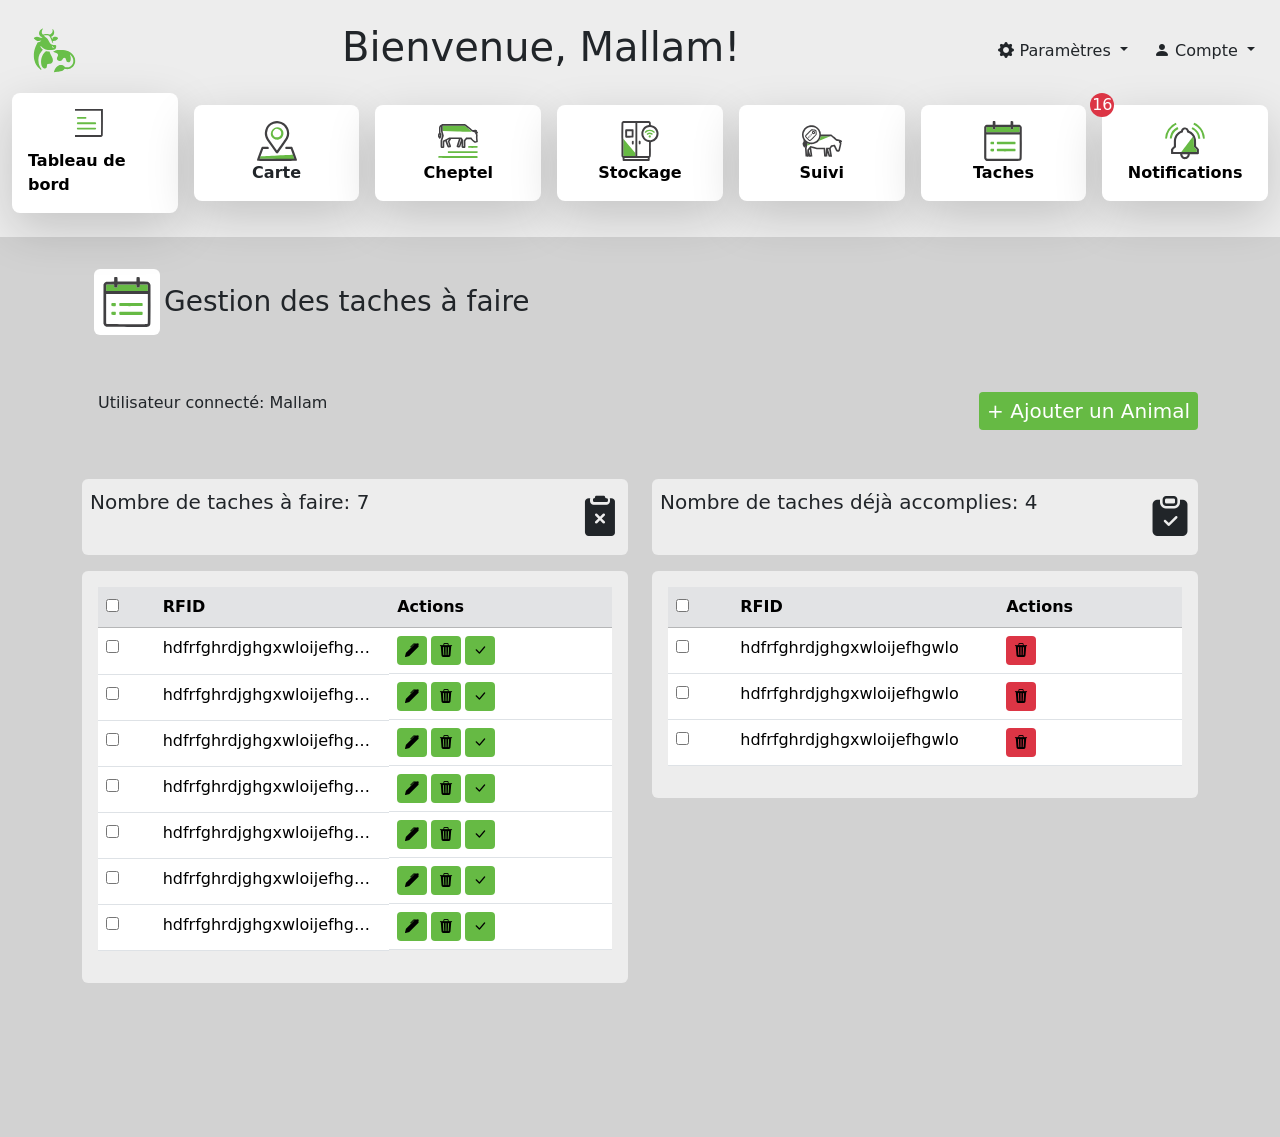
<file: taches/taches.html>
<!DOCTYPE html>
<html lang="en">

<head>
    <meta charset="UTF-8">
    <meta name="viewport" content="width=device-width, initial-scale=1.0">
    <link href="https://cdn.jsdelivr.net/npm/bootstrap@5.3.8/dist/css/bootstrap.min.css" rel="stylesheet">
    <link rel="stylesheet" href="https://cdn.jsdelivr.net/npm/bootstrap-icons@1.13.1/font/bootstrap-icons.min.css">
    <link rel="stylesheet" href="../style.css">
    <link rel="stylesheet" href="../cheptel/cheptel.css">
    <link rel="stylesheet" href="../suivi/suivi.css">
    <title>dashboard</title>
</head>

<body>
    <nav class="navbar navbar-expand-lg gray flex-column d-sm-none d-lg-flex">
        <div class="container-fluid">
            <svg xmlns="http://www.w3.org/2000/svg" xml:space="preserve" width="85" height="85"
                viewBox="0 0 158.8 158.8">
                <path
                    d="m107.2 160.8 1.6-4.7c1.4-3.3 4.4-6.4 7.4-7.9 1.5-.7 2-.8 4.2-.8 3.1 0 4.4.5 6.7 2.7l1.6 1.5h3.3c3.3 0 3.4 0 5.1-.9 6.6-3.3 8.6-11.5 4.5-18.4-1-1.6-4.4-5.1-4.2-4.2l.9 2.9c.5 2 .6 2.7.6 5-.2 4.5-1.5 6.3-4.5 6.3q-3.7.1-4.2-4.3-.5-4.1-3.6-4-1.7 0-3.4 3.1-.6 1.4-1.8 2.1c-1 .7-1.3.8-3.1.8s-2.2-.1-3.2-.8a5 5 0 0 1-2.1-4.1c0-1.3.2-1.8 1-3.2 1.3-2.2 1.4-2.8 1-4q-.3-2-4.4-3.4c-2.2-.8-4.5-2-4.5-2.4l1-.4q1.8-.3 3.3-1.6c.7-.5 1-.6 6.6-.8 8.5-.2 13 .4 17.6 2.5a23 23 0 0 1 11.8 12.5c.7 2 1 6.8.5 9-.4 2-1.8 4.8-3.2 6.5s-4 3.6-6.3 4.5-6 1.1-8.3.6l-1.6-.3-1.1 1a16 16 0 0 1-6 3.6c-1 .2-4 .7-6.7 1zm-25.5-5.4a32 32 0 0 1-11-18c-.8-3-1-9.7-.6-13 .7-5.2 2.8-11.6 5.4-16.3 1.4-2.6 1.7-3 2.6-3q2.3 0 4.4-2 1.3-1.2 1.4-1.5l-2.5.5c-4.2 1.2-6.6.6-9.8-2.7-1-1-1.7-2-1.7-2.1 0-.5 2-1.9 3.5-2.3q3-1 6.5.6c2.3 1 3.6 1.2 5.1.8q2.3-.3-.4-1.1c-3-1.1-5-4-5-7.1s1.7-6.1 4.3-7.8c.9-.5 3.2-1.3 3.2-1l-1 1.9c-1 2-1.5 4.4-1.3 5.7.3 1.2 1.3 3 2 3.3s1 .2 2.7-.3c2.6-.9 6-1 8.1-.2.8.3 1.8.5 2.1.5 1.6 0 4.4-2.4 5-4.4.4-1.2.4-3.4.1-5q-.4-1.4.3-.8.6.3 1.3 1.5c3 4.6 1.6 10.2-3 12.5l-1.2.6a35 35 0 0 0 2.8 4.6V96l1.3-.6c1.9-1 5-1 6.8 0q1.3.7 1.8 1.3c.5.5.5.6.1 1.1a16 16 0 0 1-4.1 4c-1 .5-1.6.6-3.5.6h-2.2l.4 2c.7 2.6.7 2.6-.3 1.7s-1.4-1.6-2.7-5.4c-1.8-5.3-3.3-7.6-5.3-8.5-1.8-.8-7.3-.6-8.7.3-.4.3-.2.5 3.3 3 3 2 4 3.1 6.1 7.3 3 5.6 4.7 6.8 10 7 3.1.2 3.6.4 3.7 1.7q.2 2.9-.7 4.7c-1 2.2-2.5 2.8-7.3 3.2-7.4.7-14.6-1.4-18.6-5.4-1.4-1.5-1.8-1.7-2.4-1.5q-.7 0-.7.4c0 .6 2 3 3.3 4.4l1.5 1.4-1.3 1.5a28 28 0 0 0-6.4 25c.7 2.5 2.7 6.9 4.2 8.8 1 1.2 1 1.4.6 2q-.3.4-.6.5zm25.6-40.7q.5-.8-.9-1-1.2-.1-1.3-1.1-.2-1.1-1-.8c-.4.4-.5 1.4 0 2.1.5 1 2.4 1.5 3.2.8m-19 38.8c-5-2.6-6.5-13.5-3.1-22l2-4c1.2-2 4.3-5.5 5.2-6 .3-.1 6.5.4 6.7.6l.5 1.7q.5 2 4.2 8.6c2.3 4.3 2.4 8.4 0 10.7-1.2 1.4-2.3 1.7-5 1.8q-3.2 0-3.8 1.3c-.2.4-.5 1.7-.7 3-.3 3-.8 3.7-2.3 4.4s-2.2.6-3.6-.1"
                    style="fill:#69bf4a;stroke-width:.264583" transform="translate(-29.1 -40.9)" />
            </svg>

            <h1>Bienvenue, Mallam!</h1>

            <div class="collapse navbar-collapse flex-grow-0" id="navbarNav">
                <ul class="navbar-nav">
                    <li class="nav-item">
                        <div class="dropdown">
                            <button class="btn dropdown-toggle" type="button" data-bs-toggle="dropdown"
                                aria-expanded="false">
                                <i class="bi bi-gear-fill"></i> Paramètres
                            </button>
                            <ul class="dropdown-menu">
                                <li><button class="dropdown-item" type="button">Action</button></li>
                                <li><button class="dropdown-item" type="button">Another action</button></li>
                                <li><button class="dropdown-item" type="button">Something else here</button></li>
                            </ul>
                        </div>
                    </li>
                    <li class="nav-item">
                        <div class="dropdown">
                            <button class="btn dropdown-toggle" type="button" data-bs-toggle="dropdown"
                                aria-expanded="false">
                                <i class="bi bi-person-fill"></i> Compte
                            </button>
                            <ul class="dropdown-menu">
                                <li><button class="dropdown-item" type="button"><a href="../connexion/connexion.html"
                                            class="link-underline link-underline-opacity-0 text-black">Se
                                            connecter</a></button></li>
                                <li><button class="dropdown-item" type="button"><a
                                            href="../inscription/inscription.html"
                                            class="link-underline link-underline-opacity-0 text-black">S'inscrire</a></button>
                                </li>
                            </ul>
                        </div>
                    </li>

                </ul>
            </div>
        </div>



        <section class="d-flex justify-content-around align-items-center container-fluid pb-3">
            <div
                class="col me-3 d-flex flex-column justify-content-center align-items-center p-3 rounded-3 shadow-lg bg-white largeur">
                <a href="../index.html"
                    class="link-offset-2 link-underline link-underline-opacity-0 text-black d-flex flex-column justify-content-center align-items-center">
                    <svg xmlns="http://www.w3.org/2000/svg" width="40" height="40" viewBox="30 30 100 100">
                        <path
                            d="M36.5 81.3c-.7-.2-1.6-1.2-1.7-1.9q-.2-1.4.8-2.3l.6-.5h22.5c24.8 0 23.1 0 23.8 1.2.7 1.3 0 2.9-1.3 3.3a1499.4 1499.4 0 0 1-44.7.1m-1-13.8q-1.4-1.3-.3-3c.7-1.1-.1-1.1 23.5-1.1 24.1 0 22.9 0 23.7 1.2q.7 1 .1 2.3c-.6 1.4 1 1.3-24 1.3H36.3Zm.1-13.5q-1.2-1-.7-2.5.3-1.2 1.7-1.5c1-.3 19.5-.2 20.4 0 1.3.5 2 2.1 1.3 3.4s-.2 1.2-11.6 1.2H36.2ZM22.8 26.4c0-2.6 0-3 .4-3.3.3-.3 3-.3 35.8-.3s35.6 0 35.8.3q.3.3.4 3.3v3H22.8Z"
                            style="display:inline;fill:#67bb44;stroke-width:.2" />
                        <path
                            d="M22.3 99.7a6 6 0 0 1-3.8-3.4C18 95.3 18 94 18 59c0-35.2 0-36.3.4-37.3a6 6 0 0 1 3-3.1l1-.5h73l1 .5a6 6 0 0 1 3 3.1c.4 1 .4 2 .4 37.3s0 36.3-.4 37.3a6 6 0 0 1-3 3.1l-1 .5H59.3c-28.8 0-36.4 0-37-.2M95 94.8c.1-.3.2-10 .2-30.4L95 34.3H22.9v30.2l.1 30.4c.2.3 6.2.3 36 .3 35.2 0 35.8 0 36-.4m.2-68.4q0-3-.4-3.3c-.2-.3-3-.3-35.8-.3a384 384 0 0 0-35.8.3c-.4.3-.4.7-.4 3.3v3h72.4ZM4.3 81.7a6 6 0 0 1-3.8-3.4C0 77.3 0 76 0 41 .1 5.8.1 4.7.5 3.7a6 6 0 0 1 3-3.1l1-.5h73.2l1 .5q2.3 1.4 3 3.5.3.9.3 4.5c0 4-.2 4.8-1.2 5.3-.8.4-2 .4-2.6 0-.9-.7-1-1.2-1-5 0-2.9 0-3.5-.3-3.8S73 4.8 41 4.8c-32 0-35.6 0-35.9.3S4.8 9 4.8 41c0 32 0 35.6.3 35.9s.9.3 3.7.3c3.8 0 4.4.1 4.9 1.2.6 1.2 0 2.8-1.2 3.3-.9.4-7 .4-8.2 0"
                            style="display:inline;fill:#414042;stroke-width:.2" />
                    </svg>

                    <p class="fw-bold m-0">Tableau de bord</p>
                </a>
            </div>

            <div
                class="col me-3 d-flex flex-column justify-content-center align-items-center p-3 rounded-3 shadow-lg bg-white largeur">
                <svg xmlns="http://www.w3.org/2000/svg" width="40" height="40" viewBox="0 0 100.2 100">
                    <path
                        d="m6.8 94.6 1-3.2L9 88.5h.7c5.2-.4 79.9-4 80-4l3 8.1.8 2.2H50c-34.5 0-43.3 0-43.3-.2m40.4-48c-5.1-1.2-9.2-4.3-11.5-9a16.2 16.2 0 0 1 29-14.1 13 13 0 0 1 1.6 7.1c0 2.2 0 3-.5 4.3a16 16 0 0 1-11.2 11.3c-2 .5-5.6.7-7.4.3m5.8-6c3.7-1 6.6-3.9 7.5-7.5.6-2.3.3-5.2-.8-7.5-.9-1.7-2.9-3.7-4.8-4.6a10 10 0 0 0-12.2 2c-6.6 6.7-2 18 7.4 18q1.8 0 3-.3"
                        style="display:inline;fill:#67bb44;stroke-width:.2" />
                    <path
                        d="M1.6 99.6Q.1 98.8.1 97.3c0-1 11-31 11.6-31.7.9-1 1.2-1 8.7-1 6.4 0 7.2 0 7.8.4 1.4.7 2 2.3 1.3 3.7s-.7 1.4-7.7 1.5l-6.3.1-2.2 6.2a388 388 0 0 0-6.5 18.2h86.6l-1.8-4.8-4.4-12.2-2.7-7.5h-6c-6 0-6 0-6.7-.5-1.9-1.2-1.8-3.7.2-4.7.6-.4 1.4-.4 7.8-.4 7.8 0 8 0 8.8 1.2.4.5 11.1 29.5 11.5 31q.1.7-.2 1.6c-.8 1.8 4.2 1.6-49.7 1.6-45.2 0-48 0-48.6-.4m47-18.8q-.7-.4-1.3-1.1L24.6 47.4c-2-2.9-3.6-6.8-4.4-10.8a30.6 30.6 0 1 1 57.2 8q-1.1 2.2-12.7 18.6l-12 17c-1 1-2.6 1.2-4 .6M60.8 59c5.8-8.3 11-16 11.5-17 3.6-6.7 3.9-14.5.8-21.5A25 25 0 0 0 42 6.8a24.9 24.9 0 0 0-16.7 21.7q-.8 8.9 4.2 16.4L50 74c.1 0 5-6.8 10.7-15"
                        style="display:inline;fill:#414042;stroke-width:.2" />
                </svg>

                <p class="fw-bold m-0">Carte</p>
            </div>

            <div
                class="col me-3 d-flex flex-column justify-content-center align-items-center p-3 rounded-3 shadow-lg bg-white largeur">
                <a href="../cheptel/cheptel.html"
                    class="link-offset-2 link-underline link-underline-opacity-0 text-black d-flex flex-column justify-content-center align-items-center">
                    <svg xmlns="http://www.w3.org/2000/svg" width="40" height="40" viewBox="0 0 254.1 215">
                        <path
                            d="M4 214.1c-3-1.8-3-8 0-10 .8-.7 13-.8 122.7-.8 93.5 0 122 .2 122.9.6q2.4 1 2.3 5.4c0 2.3-.1 2.8-1.2 4l-1.3 1.4-122 .1C8.1 215 5.4 215 4 214.1M64.6 183q-2.5-1.4-2.5-5c0-2.8.7-4.3 2.4-5.3 1.1-.7 8-.7 92.9-.7H249l1.5 1.4c1.3 1.4 1.4 1.7 1.4 4.4s0 3-1.4 4.3l-1.5 1.5h-91.7c-72.7 0-92-.2-92.7-.6m103-31.1q.5-.2.8 0 .2.3-.6.3t-.2-.3m27.3-.9q-.9-.2-2.1-1.4c-1.2-1.2-1.3-1.6-1.3-4.3 0-2.8.1-3 1.4-4.4l1.4-1.4 26.4-.1c18-.1 26.8 0 27.9.3 2.5.7 3.3 2.2 3.3 5.6s-.8 4.9-3.3 5.6c-1.5.4-51.6.5-53.7.1M18 149.7q-.8-1 .2-.1l.7.7q0 .5-.9-.6m156.3-23c0-10.7 0-15 .1-9.6zM27.4 141.5h1.7q.5.1-1 .2-1.4 0-.7-.2m133.2-20.1v-10.3zm3.4.8a912.8 912.8 0 0 1 0 0m89.3-12.5q0-1 .2-.5v1.3q-.2.4-.2-.8m-36-2-.8-1 1 .9q.8.7.9 1 0 .5-1.1-.9m-4.7-4.7-.9-1 1 .8q1.4 1.1.8 1.1zm13-1.5q-.8-1 .2-.2 1.1 1 .6 1zm15.6-5.1q0-.7.3-.3 0 .5 0 .8-.3.3-.3-.5m-45.8-.2-12-.2 11.9-.1c7.5 0 12 0 12.1.3l.2.3zm-52-.9q.2-.3.7-.2.8.6-.3.5-.5 0-.4-.3m107.7-2q0-.6.3-.2v.8q-.3.3-.3-.5m-10.3-1.6q0-1.2.3-.5v1.2q-.3.4-.3-.7m10-7.1q0-2.4.2-1.4v2.8q-.2 1-.2-1.4m-10-6.5q0-.8.2-.5.3.6 0 1-.1.5-.2-.5m10.3-2q0-.6.3-.2v.8q-.3.3-.3-.5m-9.9-3q0-.6.3-.2 0 .6 0 .8-.3.3-.3-.5M10 72.3q0-1 .2-.5v1q-.2.5-.2-.5m241.6 0q0-1 .2-.5v1q-.2.5-.2-.5M0 69.4q0-.7.3-.3v.9q-.3 0-.3-.6m22 0q0-.7.2-.3v.9q-.3 0-.2-.6M6.2 40.2a602.5 602.5 0 0 1 0 0m9.9-.6a620 620 0 0 1 0 0m106.9 7L33.4 44h-3.7V27.8c0-15 0-16.1.8-16.8.7-.6 5.9-.7 70.4-.6l69.6.1 2.1 1.2c1.2.6 11.4 9 22.8 18.8 16.5 14 21 17.8 22.6 18.3 1.8.5 1.7.6-3.7.5-3 0-44.2-1.2-91.3-2.7M19 45.1q0-1.2.2-.7v1.5q-.2.5-.2-.8M223 38h1q.5.2-.4.2t-.6-.2m17.4-2.6h1.3q.4.2-.7.2t-.6-.2M11.6 9.7q0-.1.8-.7 1-.8.1.1-.8 1.2-.9.6M28.7.1h.8q.3.3-.5.3t-.3-.3M169 .1h.8q.2.3-.6.3t-.2-.3"
                            style="display:inline;fill:#68bb44;stroke-width:.429915" />
                        <path
                            d="M20.9 151.4q-3.1-1.6-4.1-4-.5-1.4-.5-22.2v-20.9l5-15.1 5-15.2-3.2-11.7-3.6-13c-.2-.8-.4-8.3-.6-16.8L18.7 17l-1.3 2.6-1.3 2.5-.1 16.6-.1 16.5 1.2 1.7a25 25 0 0 1 5 15.5c0 7.4-2.4 13-7.8 18.7l-3.1 3.3L8 91a25.6 25.6 0 0 1-3.4-32.9l1.8-2.7V38.7c0-16.2 0-16.8 1-20.1C10 10 16.4 3.7 25.2 1 27.6.3 31 .2 99 .2h71.4l3.1 1c1.7.6 4.3 1.8 5.6 2.7 1.3.8 11 9 21.6 18C219 37.5 220 38.3 221.6 38.3c2 0 12.4-1.5 15.3-2.1q7.2-1.8 9.9 2.6c1.5 2.5 1.5 4 .2 7.3-.2.5 0 .8 1.4 1.2q3.6 1.1 5 4.2c1.3 3.2 0 6.9-3 8.7l-1.8 1 1.6 3c1.7 3.4 1.8 4.1 1 14.3-.6 7.2-.3 13.8 1.1 23.5 1.1 7.3 1.1 9.2.1 11-1 2.1-2.3 2.7-9.3 4.8-7.7 2.3-8.2 2.2-13.7-1.3a76 76 0 0 1-20.5-18l-1.9-2.6h-23.3l-4.8 5.8-4.8 5.9v39.1l-1 1.8c-1.6 2.7-3.4 3.4-9.2 3.6-8.7.4-11.5-.5-13.3-4.2-1-1.9-1-2.3-1-14.8v-13l-4.2 12.4c-2.3 6.8-4.6 12.7-5 13.3-1.8 2-3.9 2.5-10.3 2.5-6.7 0-8-.3-10-2.7a7 7 0 0 1-1.7-6c.1-.7 3.3-10.7 7-22.2l6.6-21.5c0-.3-7-.5-24.2-.4H83.6l-4.7 6.7-5.5 7.9-.8 1.2 5 13.7c2.6 7.5 5 14.2 5.1 14.8.4 1.8-.5 4.6-2 6.2-2 2-4.2 2.4-11 2.3-5.3-.2-6-.3-7.5-1.2-.9-.6-2-1.7-2.4-2.6l-7-18.3-6.2-17-3.3 1.6-3.1 1.7L40 130l-.2 17.4-1.3 1.6c-2 2.7-3.8 3.3-10.3 3.3-4.6 0-6-.2-7.3-.8m9.1-27.6.1-17.8 20.5-10.5 20.5-10.4h78.4l5.4 8.2 5.5 8.2v40h3.9V103l7.1-8.7 7.2-8.8h33.7l2.7 4a68 68 0 0 0 21 19.4c1 .3 6.9-1.5 6.9-2.1l-1-6.5a140.8 140.8 0 0 1-.5-27.9l.5-3-3.8-6-3.8-6 2.2-1.2c1.1-.5 2.1-1.1 2.1-1.3s-9.8-3.2-20.2-6.2c-2.2-.6-4.3-2.3-23-18.3a478 478 0 0 0-22.8-18.8l-2.1-1.2h-69.6c-65-.2-69.7-.1-70.5.5s-.8 1.6-.6 19.3v18.5l3.7 12.8L37 74.3 31.9 90l-5.3 15.6V142l1.7-.1 1.6-.1zm41.8 13.4-4.7-13.8-4.8-14c0-.3 1.9-3.1 4.1-6.4l4.1-6c0-.5-13.8 6.7-14 7.2-.1.3 2.3 7.4 5.4 15.8l6.1 16.4c.4 1 .7 1.2 2.1 1.2q1.6 0 1.7-.4m67-15.4 6.3-19.4 1.1-3.6-1.1-2q-1-1.6-1.5-1.5c-.2.2-3.3 9.8-7 21.3l-6.6 21h3.6zM12.3 73.4c.3-3.2-.4-7.2-1.1-6.5-1.2 1.2-1.3 8.7-.2 10.5.5 1 1.1-.8 1.3-4"
                            style="display:inline;fill:#414042;stroke-width:.429915" />
                    </svg>

                    <p class="fw-bold m-0">Cheptel</p>
                </a>
            </div>

            <div
                class="col me-3 d-flex flex-column justify-content-center align-items-center p-3 rounded-3 shadow-lg bg-white largeur">
                <a href="../stockage/stockage.html"
                    class="link-offset-2 link-underline link-underline-opacity-0 text-black d-flex flex-column justify-content-center align-items-center">
                    <svg xmlns="http://www.w3.org/2000/svg" width="40" height="40" viewBox="0 0 278.4 300">
                        <path
                            d="m23 281.1.1-4.2h174l-86.8.1-86.8.2-.3 4-.2 4.1zm-7.6-19.4c-1-1-1-6.2-.9-64.7l.2-63.6L59.4 187l44.7 53.7.3-113.4.3-113.3.2 108c0 59.5 0 115.4-.3 124.4l-.4 16.3H60.3c-41.8 0-44 0-45-1.1M207.8 123c-3.9-2.3-5.2-6.2-3.5-10.5 2.4-6.3 10.1-7.6 14.7-2.3 3.4 3.9 2 10.8-2.7 13a10 10 0 0 1-8.5-.2m-15-19.5q-3.3-1.3-3.2-5.2c0-1.5.6-2.5 3-4.8 9-8.7 24-10.2 35.1-3.4q10.9 6.6 5.7 12-3.7 3.8-8.7-.4a19.4 19.4 0 0 0-24.7 0c-3 2.5-4.7 3-7.2 1.8m-15-15q-3.1-1.7-3.2-5.4c0-3 7.5-9.4 15.3-13.4a42 42 0 0 1 20.4-4.7c9.5-.4 15.6.7 22.7 4 7.5 3.3 16.1 10 16.9 13 .5 2-.7 5.4-2.2 6.3-2.6 1.4-5.1.8-8.5-2.1q-6.9-6-15.1-8.6a42 42 0 0 0-23.4 0 44 44 0 0 0-15 8.5c-3.7 3.1-5.4 3.6-7.9 2.4"
                            style="display:inline;fill:#67ba44;stroke-width:.6" />
                        <path
                            d="M12.9 299C9.4 297.5 9 296 9 284.6c0-5.7-.2-10.3-.5-10.3-1.1 0-5.7-5.2-7-7.8l-1.2-2.7V138.9C.3 17.6.3 14 1.4 11.1c1.6-3.9 5.1-7.6 9-9.4L13.5.3h193.8l3.4 1.7c2 1 4.3 2.7 5.3 3.9 3.5 4.2 3.9 5.7 4.2 15.4l.3 9 5 1A64 64 0 0 1 275.7 77a64 64 0 0 1-54.6 81.5s-.2 23-.2 51.2c0 55.4 0 55-3.3 59.7-.9 1.4-2.5 3-3.6 3.8l-2 1.4-.1 10.1c0 8.5-.2 10.4-1 11.8-2.3 3.8 4.5 3.6-100.5 3.6-84 0-95.8-.1-97.4-1m184.5-17.9v-4.5l-87.1.1-87.2.2-.2 4.4-.2 4.3h174.7zm-92.8-34.6c.2-9 .4-64.9.4-124.2V14.4H60.6c-39.5 0-44.4.1-45.3 1s-.9 12.8-.9 123c0 112.9 0 122.3 1 123.3s3.1 1.1 44.9 1.1h44zm-22.8-71c-3.3-1.4-3.8-3.3-3.8-13.3 0-7.8.1-9.1 1.2-10.9q1.8-3.2 6.4-3.1c1.6 0 2.6.5 4.2 2l2 2v10c0 10.7-.2 11.6-3.6 13.3q-3 1.6-6.4 0m-50-51.5a8 8 0 0 1-2.8-3.4c-.5-1.5-.7-9.3-.8-26.9 0-26.9 0-27.4 3.3-30 1.6-1.3 1.9-1.3 28.3-1.3h26.7l2 2 2.1 2v27.3c0 29.9.1 28.9-3.6 30.8-1.5.8-5.8.9-27.5.9H33.8Zm45-30.4V76.2H42.6V111h34.2zm128.3 168.3 1.3-1V158.4l-1.4-.3-4.9-1a65 65 0 0 1-45.3-37c-4.1-9.5-5.1-14.6-5-25.9 0-8.7.2-10.6 1.6-15.7a66 66 0 0 1 53.9-47.9c1 0 1.1-.6 1.1-7 0-5.7-.2-7.2-1-8.1-1-1-3-1.1-43.8-1.1h-42.8v248.4h42.5c37.4 0 42.6-.1 43.8-1m-71.7-86.5c-3.2-1.5-3.8-3.7-3.8-13.4 0-9.4.5-11.3 3.6-12.9a7 7 0 0 1 10.2 4.4c.8 3 .7 15.5-.2 18s-4 5-6.3 4.9c-.9 0-2.5-.5-3.5-1m91.9-33.2a47 47 0 0 0 24.1-14 48.7 48.7 0 0 0 2.7-64.8 54 54 0 0 0-26.5-16.9 50 50 0 0 0-59 32.8c-1.8 5.4-1.9 6-1.9 14.9 0 8 .2 9.9 1.4 13.8 6 19 21.5 32.4 41.2 35.4 4.7.7 12 .2 18-1.2"
                            style="display:inline;fill:#414042;stroke-width:.6" />
                    </svg>

                    <p class="fw-bold m-0">Stockage</p>
                </a>
            </div>

            <div class=" col me-3 d-flex flex-column justify-content-center align-items-center p-3 rounded-3 shadow-lg
                bg-white largeur">
                <a href="../suivi/suivi.html"
                    class="link-offset-2 link-underline link-underline-opacity-0 text-black d-flex flex-column justify-content-center align-items-center">
                    <svg xmlns="http://www.w3.org/2000/svg" width="40" height="40" viewBox="0 0 752.2 590.4">
                        <path
                            d="M309.7 451.4c18-.2 47.5-.2 65.5 0 18 .1 3.3.3-32.8.3s-50.8-.2-32.7-.3M98.5 377.8c.6-1.6 1.2-11 1.5-20.9s.8-18 1.1-18 3.8 1.4 7.9 3c14 6 37.7 12.3 45.7 12.3 2 0 3.5.5 3.5 1 0 .9-36.5 16.2-58.3 24.6-2 .7-2.2.4-1.4-2m218-88.3c15.6-17.6 29.7-47 35.5-73.8 1.3-6 2.5-11 2.7-11.1.2-.2 40.2-.2 88.9 0l88.5.3-105.2 42.5a9110 9110 0 0 0-110 45l-5 2.4zm-222-33-30.1-30.4 30.4 30.1 30.4 30.4c0 .9-2.8-1.8-30.7-30m67.3 10c0-.1 20.8-21 46.3-46.3l46.4-46-46 46.3c-42.9 43-46.7 46.9-46.7 46M95.6 153a1133 1133 0 0 1 30.7-30.1c.4 0-13 13.6-29.5 30.1A1133 1133 0 0 1 66.1 183c-.3 0 13-13.5 29.5-30m309.2 18.6c26.2-.2 68.7-.2 94.5 0s4.3.3-47.6.3c-52 0-73-.1-46.9-.3"
                            style="fill:#67ba44;stroke-width:1.18081" />
                        <path
                            d="M68 588.9c-1.9-1.4-2.6-9.6-7-80.2L56.1 430l3.3-16.4a314 314 0 0 0 3.2-18c0-1-2 1.6-4.4 5.6-13.7 22.4-14.8 22.7-25 6.8-26-40-29.5-70.8-10.3-91.3l5.4-5.8v-36.7L23 265C6.4 236-2.3 196 1 163.5 3.6 137.8 8 122 19 99.8A216 216 0 0 1 33.2 75c9.3-13.2 28-32 40.9-41.1C108.7 9.3 154.3-3.1 194.2 1c24 2.5 41.5 7.5 62.6 17.9a177 177 0 0 1 98.6 147.8v5.6l98.3.3 98.3.3 5.3 2.6c3 1.5 25 20 49 41.2 24 21.1 44 38.7 44.5 39l43.1 13.5c23.3 7.1 44.2 14 46.5 15.1a22 22 0 0 1 7.9 30.7c-2.8 4.2-8.1 8.7-11.8 10-.5.1.7 3.2 2.6 6.7q3.6 6.5 3.6 11.7c0 4.5-26.1 121-29.7 132.4a32 32 0 0 1-23.5 20.6c-6.4 1.2-31.5-1.5-37-4-9.5-4.2-12-8-31.9-51-10.3-22.4-19.2-41-19.7-41.6-.6-.8-36.3 4.5-37.2 5.5l-12 17.6c-11.7 17.3-11.8 17.5-10.8 22.5 3.3 16.1 24.7 137 24.7 139.3 0 5.4-1 5.6-32 5.6-29.1 0-29.4 0-31-2.7-1-1.4-6.4-16.9-12-34.3a418 418 0 0 0-10.8-31.1c-.2.2-1.2 15-2.2 32.8-1.4 28-2 32.5-3.7 33.8-2.9 2.1-53.4 2.1-56.3 0-1.7-1.3-2.5-9.8-6-67-2.4-36-4.2-66.7-4.2-68.1V451H277l-51.7-14.4c-28.4-8-51.9-14.2-52.1-13.9s4.8 37.4 11.3 82.5c11.4 78.8 11.8 82 9.7 83.5-1.7 1.2-8.6 1.6-30.4 1.6-16 0-29-.5-30.3-1.1s-3-4.3-4.3-9.2c-2-7.3-2.3-7.7-3-4.5-.4 2-.8 5.6-.9 8q0 4.4-2.4 5.6c-3.6 1.9-52.2 1.6-54.9-.3m92.6-29.7c0-2.3-14-98.4-14.9-102.2-.7-2.8-1-2.6-7.6 4.7-6.3 7-7 8.2-7 13 0 3.4 4.2 19.2 11.8 44.3l12.4 40.4c.7 2 5.3 1.9 5.3-.2m289.1-69.6c2.4-48.2 3.7-66 4.8-67.4 1.4-1.6 5.7-1.8 31.5-1.8h30l16-21.2a368 368 0 0 1 17.4-22.2c2.1-1.3 67-12 68.7-11.4.8.3 11.7 22.5 24.2 49.4 25.5 54.5 22.4 50.2 35.6 50.2 5.6 0 5.7 0 6.9-4.4a2797 2797 0 0 0 26.7-115.7c-.4-1-5-7.8-10.1-15.1a73 73 0 0 1-9.4-15.7q0-2.4 4.8-5.3c2.6-1.6 4.4-3.2 3.8-3.5-.5-.3-14.8-4.6-31.7-9.6s-32.3-10.3-34.2-11.7-21.9-19-44.3-39l-43.3-38.8c-2.4-2.2-5.6-2.3-97.3-2.2-52.2.1-95 .3-95.1.4-.2.2-1.4 5.2-2.7 11a179 179 0 0 1-138 136.6c-9.8 2.2-15.1 2.5-36.9 2.5-22 0-26.8-.3-36-2.5-13-3.1-22.5-6.2-32.1-10.2-4-1.7-7.7-3.1-8-3.1s-.6 6.4-.6 14.3c0 12.7-.8 17.9-6.6 46.3l-6.5 32 3.9 61.7c2 33.9 4 61.4 4.2 61.2s1.5-21.3 2.7-46.8c1.3-25.6 2.6-47.6 2.9-48.9.6-2.5 56.5-68.7 59.7-70.6 1.4-.8 18 3.3 61.8 15.6l59.9 16.7h152.2l1 2.6c.7 1.5 2.8 30 4.8 63.5 3.7 61.6 5 77.7 5.7 71.8.2-1.8 1.9-32.7 3.6-68.7m80 68.6-9.5-52.8-9.6-52.3c-.6-1.7-2.1-2-10.7-2-9.9 0-10 0-9.2 2.6l31.4 96.3c3 9 4 10.9 6 10.9 1.8 0 2.2-.6 1.7-2.7M209 322.5a148 148 0 0 0 112.1-181.6 149 149 0 0 0-96.3-103 153 153 0 0 0-91.3-.7c-31.6 10-60 31.4-78.3 59a140 140 0 0 0-24.5 81.5c0 40.2 13.5 73.7 41.2 102.5 23.6 24.5 50 38.2 84.6 44 12.7 2.2 39.2 1.3 52.5-1.7m-72.6-29.3c-5.2-1.7-9.9-5.9-39.9-35.7s-34.2-34.4-36.3-40q-4.2-11.6-.4-23.3c1.7-5.3 7.3-11.3 54.6-58.8 29-29.1 54.6-54 57-55.2 8.2-4.2 12.9-4.5 46-2.9 27.5 1.4 32.3 2 37.3 4.1 8.9 4 15.5 11.5 18.2 20.4 1.2 4.4 3.3 38.7 3.5 58.7.2 11.8-.1 13.7-2.9 19.3-2.4 4.9-13.8 17-54.7 57.7-35.6 35.5-53.4 52.4-57 54.2-7 3.5-17.7 4.1-25.4 1.5m25-26.2c13.3-11.8 93.1-92.3 94.8-95.6 1-2 1-9.5 0-32.4-1.6-33-2.1-35.3-9.4-38.8-5-2.4-59.2-5.4-63.9-3.5A1250 1250 0 0 0 129 149l-51 51.2V212l31.5 31.6 31.7 31.6h5.5c5.3 0 6.2-.5 14.8-8.1m-35-26.7-1.6-3-2.8 2.6c-2.5 2.3-2.7 2.4-3.5.4q-.7-2 1.2-3.2 3.5-2 .5-6.8c-1.3-2.1-1.6-2.2-3.5-.4-1.2 1-3 1.5-4 1-1.8-.6-1.8-1 .6-3.6 2.7-2.8 2.7-3 .7-6-1.5-2.3-1.7-3.4-.7-4.5q1.4-1.6 3.6 1.6l2.2 3 3-2.8c2.8-2.6 2.8-3 1.1-5.6-1-1.5-1.5-3.7-1-4.8.6-1.8 1-1.6 3.4 1.3s2.8 3.1 4.2 1.4q1.6-2.2 3.2-.6c1.4 1.2 1.3 1.8-.7 4-2.5 2.6-2.5 2.6-.2 5.4 2 2.4 2.5 2.6 4.2 1.2 3-2.5 4.8.2 2 2.8-2.4 2.1-2.4 2.2-.1 5.4 1.9 2.7 2 3.5.7 4.6s-2 .6-3.7-1.8l-2-3.1-3 3c-2.8 2.8-2.8 3-1 6 2 2.8 1.7 5.4-.4 5.4-.5 0-1.6-1.3-2.5-3m3-17.8-2.1-3.2-3 3c-3 3-3 3.1-1 6.3l2.1 3.1 3-3c3-3 3-3 1-6.2m22.3-7c-2-2.8-2.2-2.9-4.2-1.1-3.3 3-5.3.8-2.2-2.5 2.4-2.6 2.4-2.8.5-5.8-2-3-2.2-3-4.3-1-1.7 1.5-2.6 1.6-3.6.6s-.8-2 .8-3.8c2-2 2-2.7.6-5.3-2.2-4.2.2-6.6 2.8-2.8l2 2.7 2.9-2.8c2.8-2.7 2.9-3 1-5.7-1.4-2.2-1.5-3.2-.4-4.2q1.4-1.6 3.2 1.3c1.7 2.5 2 2.6 3.9.9 1.7-1.6 2.2-1.6 3.4-.2 1 1.3 1 2-.4 3.1-2.3 1.8-2.3 3.5 0 6.4 1.3 1.8 2 2 3.4.8 2.8-2.3 4.7-.3 2.3 2.4-2 2.2-2 2.5-.1 5.7 1.8 3 1.8 3.5.2 4.8q-1.6 1.3-1.8.4c0-.5-.8-2-1.7-3.3-1.7-2.2-1.8-2.2-4.7.5-2.8 2.7-2.8 2.8-1 6.1 1.5 2.5 1.7 3.7.7 4.7s-1.8.5-3.3-1.8m2.4-12.4c1.9-2 2-2.8.6-5.3-2-3.6-2.5-3.7-5.7-.3-2.3 2.6-2.4 3-.7 5.4 2.2 3.2 3 3.2 5.8.2m23-12c-2-4-2.1-4-4.6-1.7-3.5 3.2-5.6 1-2.4-2.3 2.5-2.7 2.6-3 .6-5.9s-2.1-3-4.2-1.1c-3.4 3-5.5.9-2.4-2.4 2.5-2.6 2.5-2.8.5-5.8-1.5-2.3-1.6-3.5-.7-4.5q1.3-1.5 3.7 1.6l2.3 2.8 2.7-2.7c2.7-2.6 2.7-2.8.8-6.1-1.7-3-1.8-3.7-.3-4.8q1.6-1.3 1.7-.4c0 .6.8 2 1.8 3.3 1.6 2.1 1.8 2.2 4 .2 3-2.7 4.6-.2 1.8 2.9-2 2.1-2 2.4 0 5.3 1.9 3 2.1 3 4.1 1.1 3-2.6 4.5 0 1.8 3-2 2.2-2 2.4 0 5.4 2.9 4.4.5 6.7-2.8 2.7l-2.3-2.8-2.8 2.7c-2.6 2.6-2.6 2.8-.7 6.1 1.6 2.9 1.7 3.7.4 4.8s-2 .7-3-1.4m2.1-13.1c2.5-2.6 2.5-2.7.3-5.6l-2.2-3-3 2.9c-2.8 2.6-2.8 3-1.1 5.6 2.3 3.4 2.9 3.4 6 .1m26.5-13a38 38 0 0 1-17-15.6c-2.8-6.4-2.8-18.5.1-24.8 2.7-5.9 10-12.9 15.7-15.3a37 37 0 0 1 21.2-.5c6.5 2 13.9 8.7 17.1 15.7a29.3 29.3 0 0 1-26.7 41.8c-3.6 0-8.3-.6-10.4-1.3m15-19.1c3.8-2 4.8-4 4.8-9.2 0-11.3-16.8-12.6-19.5-1.6-1 3.8 1.6 9 5.4 11 3.8 1.9 5.3 1.9 9.3-.2"
                            style="fill:#414042;stroke-width:1.18081" />
                    </svg>

                    <p class="fw-bold m-0">Suivi</p>
                </a>
            </div>

            <div class=" col me-3 d-flex flex-column justify-content-center align-items-center p-3 rounded-3 shadow-lg
                bg-white largeur">
                <a href="../taches/taches.html"
                    class="link-offset-2 link-underline link-underline-opacity-0 text-black d-flex flex-column justify-content-center align-items-center">
                    <svg xmlns="http://www.w3.org/2000/svg" width="40" height="40" viewBox="0 0 94.2 100">
                        <path
                            d="M16.9 75.7c-1-.4-1.1-.8-1.1-3 0-3.2.3-3.4 4.9-3.3l3.1.1.5.6c.5.5.5.7.5 2.5l-.2 2.4c-.4.8-1.4 1-4.3 1q-2.9 0-3.4-.3m16 .1c-1-.4-1.2-1-1.2-3.1 0-2 0-2.1.6-2.6l.5-.6h22l22.5.1c1 .4 1.1.9 1.1 3 0 2.3-.2 2.8-1.2 3.2-.8.2-43.7.3-44.3 0m-16-17.7c-1-.4-1.1-.8-1.1-3 0-3.2.3-3.4 4.9-3.3l3.1.1.5.6c.5.5.5.7.5 2.5l-.2 2.4c-.4.8-1.4 1-4.3 1q-2.9 0-3.4-.3m16 .1c-1-.4-1.2-1-1.2-3.1 0-2 0-2.1.6-2.6l.5-.6h22l22.5.1c1 .4 1.1.9 1.1 3 0 2.3-.2 2.8-1.2 3.2-.8.2-43.7.3-44.3 0M5.4 22.4c0-6 0-6.6 1-7.3.4-.3 1.4-.3 7.7-.3h7.3v2.5c0 2.4 0 2.5.5 3s.6.5 3 .5h2.3l.5-.6c.5-.6.5-.7.5-3v-2.4H66v2.5c.1 2.5.1 2.5.7 3s.7.5 2.8.5c3.1 0 3.3-.2 3.3-3.7v-2.3h7.3c6.3 0 7.3 0 7.7.3 1 .7 1 1.3 1 7.3V28H5.4Z"
                            style="display:inline;fill:#66ba44;stroke-width:.2" />
                        <path
                            d="M5.8 99.7A8 8 0 0 1 .3 94C0 93 0 88.6 0 54l.1-39 .8-1.4Q2 11 4.6 9.9l1.1-.6h7.8l7.9-.1V5c.1-5.1 0-5 3-5 3.7-.2 3.8 0 3.8 5.3v3.8H66V5.7l.2-4.3c.3-1.1 1-1.4 3.2-1.4q2.9 0 3.2 1.1l.2 4.3v3.8h7.8l7.9.1 1.1.6a8 8 0 0 1 4.4 5.6c.2.9.2 11.6.2 39.8-.1 36.4-.1 38.7-.5 39.5a8 8 0 0 1-4.7 4.7c-.9.4-3.1.4-41.5.4-35.3 0-40.7 0-41.7-.2M87.6 94c1.3-.7 1.2 1.4 1.2-30.8V34H5.4v29.3c0 25.8 0 29.4.3 29.9.7 1.3-2.5 1.2 41.4 1.2 35.3 0 40 0 40.5-.3m1.2-71.7c0-6 0-6.6-1-7.3-.4-.3-1.4-.3-7.7-.3h-7.3v2.3c0 3.5-.2 3.7-3.3 3.7-2.1 0-2.3 0-2.8-.5s-.6-.5-.7-3v-2.5H28.2v2.4c0 2.3 0 2.4-.5 3l-.5.6h-2.4c-2.3 0-2.4 0-2.9-.5s-.5-.6-.5-3v-2.5h-7.3c-6.3 0-7.3 0-7.7.3-1 .7-1 1.3-1 7.3V28h83.4Z"
                            style="display:inline;fill:#414042;stroke-width:.2" />
                    </svg>

                    <p class="fw-bold m-0">Taches</p>
                </a>
            </div>

            <div class="col position-relative d-flex flex-column justify-content-center align-items-center p-3
                rounded-3 shadow-lg bg-white largeur">
                <a href="../notification/notification.html"
                    class="link-offset-2 link-underline link-underline-opacity-0 text-black d-flex flex-column justify-content-center align-items-center">
                    <svg xmlns="http://www.w3.org/2000/svg" width="40" height="40" viewBox="0 0 63.7 58">
                        <path
                            d="M31 57.9h.3-.2q-.2 0 0 0m1.4 0h.3-.2q-.2 0 0 0m-3.6-4.7-.3-.4zl.4.4zm6 0 .3-.3zl-.3.2zM24 50.8q0-.2.1 0v.2zm15.3 0q0-.2.1 0v.2zm-12-.3q0-.3.2 0v.1zm8.7 0q0-.3 0 0v.1zm-10.2-3.9c.2 0 18.3-24.2 18.4-24.4l.2.1c.4.8 1 2.4 1.3 3.5s.3 1.2.3 7l.1 5.7 2.2 2.2 2.3 2.5v1.6l-.1 1.6-.3.3H26m-12.2-4.2.6-.5zl-.5.6Zm-4.2-.1v-.1q.2.1 0 .2zm44.5 0q0-.3.1-.1v.2zM51 38.5l-.8-.8zl.8.8zm-38.1 0 .8-.8zl-.8.8q0-.1.7-.8m4.2.5.3-.3-.2.3-.3.2zm.6-5.8v-2.5zm31.8-5.6v-.2.3zm-35.2-.1v-.2.3zm3.4-.2q0-.2.1 0v.1zm35.4-2q-.2-.1-.3-1.5A17 17 0 0 0 42.6 10c-.2-.3-.2-.3 0-.9l1-2.1q.5 0 2.6 1.1c5.6 3.4 9.4 9.5 9.9 16 0 1 0 1-.2 1.2-.4.3-2.6.3-2.9 0m-52.9 0A28.2 28.2 0 0 1 17.1 0a9 9 0 0 1 1.2 2.6c0 .2-.2.4-1.5 1L14.6 5A25 25 0 0 0 3.4 24l-.2 1.2c-.2.3-2.9.2-3 0m7.6 0c-.1-.4 0-2.4.3-3.6A21 21 0 0 1 19 7.3q1-.6 1.2-.1c.2.2 1 2.2 1 2.5s-.1.4-1.1 1A18 18 0 0 0 11 24l-.2 1.2H7.7m52.7 0-.2-1.7A25 25 0 0 0 46.7 3.7q-1.5-.7-1.4-1c0-.3.8-2.2 1-2.5l.4-.2A26 26 0 0 1 53 3.9a28.7 28.7 0 0 1 10.4 21.3 7 7 0 0 1-3 0m-39.2-5.8.2-.3zl-.3.2zm20.6-.7q-.2-.3 0 0 .4.2.2.2zm-19.5-.4.2-.2q.2-.3 0 0zm-4.1-.7.2-.2q.3-.2 0 0zm11.2-6 .3-.2q.2-.3 0 0zm2.2-1.1h.5-.5M36.3 9l-.2-.2zl.2.3zm-4.6-1.9h.3l-.2.1q-.2 0 0 0"
                            style="display:inline;fill:#67ba44;stroke-width:.115942" />
                        <path
                            d="m31.1 58-.8-.3q-.7 0-1.8-.6a6 6 0 0 1-2-1.5 8 8 0 0 1-2.3-4.7l-.1-1h-6.6c-7.4 0-7.2 0-7.7-.7-.2-.4-.2-.6-.2-3.7V42l2.3-2.5 2.2-2.3v-5c.1-5.8.2-6.2 1-8.6a19 19 0 0 1 2.4-4.8c.9-1.3 3-3.3 4.2-4.2l3.4-1.8q.3 0 .5-.7c.6-2.2 2.4-4 4.6-4.5a6.5 6.5 0 0 1 7.7 4.3l.4.8a17.8 17.8 0 0 1 10.8 13c.3 1.3.3 1.7.4 6.4v5.1l2.2 2.3 2.3 2.5v3.6c0 3.6 0 3.8-.7 4.2-.4.3-.6.3-7 .3h-6.7l-.2 1q-.3 2.7-2.3 4.7a6 6 0 0 1-2 1.4q-1 .5-1.6.6c-.6.2-2 .3-2.4.2m2.3-3.8a5 5 0 0 0 2-1.8c.4-.7.8-1.7.8-2.2V50h-8.7v.2a5 5 0 0 0 1.4 3 4 4 0 0 0 4.5 1m17.2-7.8q.3-.1.2-1.6l-.1-1.6c0-.2-1.1-1.3-2.3-2.5l-2.2-2.2v-5.8c-.1-5.7-.1-5.8-.4-7a15 15 0 0 0-9.9-10.4L35 15v-.9q0-1.4-.8-2.4a3 3 0 0 0-4.6-.2q-.9 1-1 2.5v1l-1 .4c-4.3 1.3-8 4.9-9.3 9.2-.7 2-.7 2.3-.8 8.1v5.7c0 .1-1 1.2-2.2 2.3l-2.2 2.4-.1 1.8q0 1.6.2 1.6c.1.2 2 .2 18.6.2h18.5z"
                            style="display:inline;fill:#414042;stroke-width:.115942" />
                    </svg>

                    <p class="fw-bold m-0">Notifications</p>
                    <span class="rounded-circle bg-danger p-1 notification">
                        <p class="m-0 text-white">16</p>
                    </span>
                </a>
            </div>
        </section>
    </nav>



    <section class="gris py-2 d-flex vewheigh">

        <div
            class="d-lg-none d-md-flex flex-column flex-shrink-0 p-3 sidebar justify-content-start align-items-center gray">
            <!-- Sidebar -->
            <aside class="bg-dark p-3 d-flex flex-column gray ">
                <div class="bg-white d-flex justify-content-center align-items-center p-2 my-2 rounded-2">
                    <a href="../index.html"
                        class="link-offset-2 link-underline link-underline-opacity-0 text-black d-flex flex-column justify-content-center align-items-center">
                        <svg xmlns="http://www.w3.org/2000/svg" width="50" height="50" viewBox="30 30 100 100">
                            <path
                                d="M36.5 81.3c-.7-.2-1.6-1.2-1.7-1.9q-.2-1.4.8-2.3l.6-.5h22.5c24.8 0 23.1 0 23.8 1.2.7 1.3 0 2.9-1.3 3.3a1499.4 1499.4 0 0 1-44.7.1m-1-13.8q-1.4-1.3-.3-3c.7-1.1-.1-1.1 23.5-1.1 24.1 0 22.9 0 23.7 1.2q.7 1 .1 2.3c-.6 1.4 1 1.3-24 1.3H36.3Zm.1-13.5q-1.2-1-.7-2.5.3-1.2 1.7-1.5c1-.3 19.5-.2 20.4 0 1.3.5 2 2.1 1.3 3.4s-.2 1.2-11.6 1.2H36.2ZM22.8 26.4c0-2.6 0-3 .4-3.3.3-.3 3-.3 35.8-.3s35.6 0 35.8.3q.3.3.4 3.3v3H22.8Z"
                                style="display:inline;fill:#67bb44;stroke-width:.2" />
                            <path
                                d="M22.3 99.7a6 6 0 0 1-3.8-3.4C18 95.3 18 94 18 59c0-35.2 0-36.3.4-37.3a6 6 0 0 1 3-3.1l1-.5h73l1 .5a6 6 0 0 1 3 3.1c.4 1 .4 2 .4 37.3s0 36.3-.4 37.3a6 6 0 0 1-3 3.1l-1 .5H59.3c-28.8 0-36.4 0-37-.2M95 94.8c.1-.3.2-10 .2-30.4L95 34.3H22.9v30.2l.1 30.4c.2.3 6.2.3 36 .3 35.2 0 35.8 0 36-.4m.2-68.4q0-3-.4-3.3c-.2-.3-3-.3-35.8-.3a384 384 0 0 0-35.8.3c-.4.3-.4.7-.4 3.3v3h72.4ZM4.3 81.7a6 6 0 0 1-3.8-3.4C0 77.3 0 76 0 41 .1 5.8.1 4.7.5 3.7a6 6 0 0 1 3-3.1l1-.5h73.2l1 .5q2.3 1.4 3 3.5.3.9.3 4.5c0 4-.2 4.8-1.2 5.3-.8.4-2 .4-2.6 0-.9-.7-1-1.2-1-5 0-2.9 0-3.5-.3-3.8S73 4.8 41 4.8c-32 0-35.6 0-35.9.3S4.8 9 4.8 41c0 32 0 35.6.3 35.9s.9.3 3.7.3c3.8 0 4.4.1 4.9 1.2.6 1.2 0 2.8-1.2 3.3-.9.4-7 .4-8.2 0"
                                style="display:inline;fill:#414042;stroke-width:.2" />
                        </svg>
                    </a>
                </div>

                <div class="bg-white d-flex justify-content-center align-items-center p-2 my-2 rounded-2">
                    <svg xmlns="http://www.w3.org/2000/svg" width="40" height="40" viewBox="0 0 100.2 100">
                        <path
                            d="m6.8 94.6 1-3.2L9 88.5h.7c5.2-.4 79.9-4 80-4l3 8.1.8 2.2H50c-34.5 0-43.3 0-43.3-.2m40.4-48c-5.1-1.2-9.2-4.3-11.5-9a16.2 16.2 0 0 1 29-14.1 13 13 0 0 1 1.6 7.1c0 2.2 0 3-.5 4.3a16 16 0 0 1-11.2 11.3c-2 .5-5.6.7-7.4.3m5.8-6c3.7-1 6.6-3.9 7.5-7.5.6-2.3.3-5.2-.8-7.5-.9-1.7-2.9-3.7-4.8-4.6a10 10 0 0 0-12.2 2c-6.6 6.7-2 18 7.4 18q1.8 0 3-.3"
                            style="display:inline;fill:#67bb44;stroke-width:.2" />
                        <path
                            d="M1.6 99.6Q.1 98.8.1 97.3c0-1 11-31 11.6-31.7.9-1 1.2-1 8.7-1 6.4 0 7.2 0 7.8.4 1.4.7 2 2.3 1.3 3.7s-.7 1.4-7.7 1.5l-6.3.1-2.2 6.2a388 388 0 0 0-6.5 18.2h86.6l-1.8-4.8-4.4-12.2-2.7-7.5h-6c-6 0-6 0-6.7-.5-1.9-1.2-1.8-3.7.2-4.7.6-.4 1.4-.4 7.8-.4 7.8 0 8 0 8.8 1.2.4.5 11.1 29.5 11.5 31q.1.7-.2 1.6c-.8 1.8 4.2 1.6-49.7 1.6-45.2 0-48 0-48.6-.4m47-18.8q-.7-.4-1.3-1.1L24.6 47.4c-2-2.9-3.6-6.8-4.4-10.8a30.6 30.6 0 1 1 57.2 8q-1.1 2.2-12.7 18.6l-12 17c-1 1-2.6 1.2-4 .6M60.8 59c5.8-8.3 11-16 11.5-17 3.6-6.7 3.9-14.5.8-21.5A25 25 0 0 0 42 6.8a24.9 24.9 0 0 0-16.7 21.7q-.8 8.9 4.2 16.4L50 74c.1 0 5-6.8 10.7-15"
                            style="display:inline;fill:#414042;stroke-width:.2" />
                    </svg>
                </div>

                <div class="bg-white d-flex justify-content-center align-items-center p-2 my-2 rounded-2">
                    <a href="../cheptel/cheptel.html"
                        class="link-offset-2 link-underline link-underline-opacity-0 text-black d-flex flex-column justify-content-center align-items-center">
                        <svg xmlns="http://www.w3.org/2000/svg" width="40" height="40" viewBox="0 0 254.1 215">
                            <path
                                d="M4 214.1c-3-1.8-3-8 0-10 .8-.7 13-.8 122.7-.8 93.5 0 122 .2 122.9.6q2.4 1 2.3 5.4c0 2.3-.1 2.8-1.2 4l-1.3 1.4-122 .1C8.1 215 5.4 215 4 214.1M64.6 183q-2.5-1.4-2.5-5c0-2.8.7-4.3 2.4-5.3 1.1-.7 8-.7 92.9-.7H249l1.5 1.4c1.3 1.4 1.4 1.7 1.4 4.4s0 3-1.4 4.3l-1.5 1.5h-91.7c-72.7 0-92-.2-92.7-.6m103-31.1q.5-.2.8 0 .2.3-.6.3t-.2-.3m27.3-.9q-.9-.2-2.1-1.4c-1.2-1.2-1.3-1.6-1.3-4.3 0-2.8.1-3 1.4-4.4l1.4-1.4 26.4-.1c18-.1 26.8 0 27.9.3 2.5.7 3.3 2.2 3.3 5.6s-.8 4.9-3.3 5.6c-1.5.4-51.6.5-53.7.1M18 149.7q-.8-1 .2-.1l.7.7q0 .5-.9-.6m156.3-23c0-10.7 0-15 .1-9.6zM27.4 141.5h1.7q.5.1-1 .2-1.4 0-.7-.2m133.2-20.1v-10.3zm3.4.8a912.8 912.8 0 0 1 0 0m89.3-12.5q0-1 .2-.5v1.3q-.2.4-.2-.8m-36-2-.8-1 1 .9q.8.7.9 1 0 .5-1.1-.9m-4.7-4.7-.9-1 1 .8q1.4 1.1.8 1.1zm13-1.5q-.8-1 .2-.2 1.1 1 .6 1zm15.6-5.1q0-.7.3-.3 0 .5 0 .8-.3.3-.3-.5m-45.8-.2-12-.2 11.9-.1c7.5 0 12 0 12.1.3l.2.3zm-52-.9q.2-.3.7-.2.8.6-.3.5-.5 0-.4-.3m107.7-2q0-.6.3-.2v.8q-.3.3-.3-.5m-10.3-1.6q0-1.2.3-.5v1.2q-.3.4-.3-.7m10-7.1q0-2.4.2-1.4v2.8q-.2 1-.2-1.4m-10-6.5q0-.8.2-.5.3.6 0 1-.1.5-.2-.5m10.3-2q0-.6.3-.2v.8q-.3.3-.3-.5m-9.9-3q0-.6.3-.2 0 .6 0 .8-.3.3-.3-.5M10 72.3q0-1 .2-.5v1q-.2.5-.2-.5m241.6 0q0-1 .2-.5v1q-.2.5-.2-.5M0 69.4q0-.7.3-.3v.9q-.3 0-.3-.6m22 0q0-.7.2-.3v.9q-.3 0-.2-.6M6.2 40.2a602.5 602.5 0 0 1 0 0m9.9-.6a620 620 0 0 1 0 0m106.9 7L33.4 44h-3.7V27.8c0-15 0-16.1.8-16.8.7-.6 5.9-.7 70.4-.6l69.6.1 2.1 1.2c1.2.6 11.4 9 22.8 18.8 16.5 14 21 17.8 22.6 18.3 1.8.5 1.7.6-3.7.5-3 0-44.2-1.2-91.3-2.7M19 45.1q0-1.2.2-.7v1.5q-.2.5-.2-.8M223 38h1q.5.2-.4.2t-.6-.2m17.4-2.6h1.3q.4.2-.7.2t-.6-.2M11.6 9.7q0-.1.8-.7 1-.8.1.1-.8 1.2-.9.6M28.7.1h.8q.3.3-.5.3t-.3-.3M169 .1h.8q.2.3-.6.3t-.2-.3"
                                style="display:inline;fill:#68bb44;stroke-width:.429915" />
                            <path
                                d="M20.9 151.4q-3.1-1.6-4.1-4-.5-1.4-.5-22.2v-20.9l5-15.1 5-15.2-3.2-11.7-3.6-13c-.2-.8-.4-8.3-.6-16.8L18.7 17l-1.3 2.6-1.3 2.5-.1 16.6-.1 16.5 1.2 1.7a25 25 0 0 1 5 15.5c0 7.4-2.4 13-7.8 18.7l-3.1 3.3L8 91a25.6 25.6 0 0 1-3.4-32.9l1.8-2.7V38.7c0-16.2 0-16.8 1-20.1C10 10 16.4 3.7 25.2 1 27.6.3 31 .2 99 .2h71.4l3.1 1c1.7.6 4.3 1.8 5.6 2.7 1.3.8 11 9 21.6 18C219 37.5 220 38.3 221.6 38.3c2 0 12.4-1.5 15.3-2.1q7.2-1.8 9.9 2.6c1.5 2.5 1.5 4 .2 7.3-.2.5 0 .8 1.4 1.2q3.6 1.1 5 4.2c1.3 3.2 0 6.9-3 8.7l-1.8 1 1.6 3c1.7 3.4 1.8 4.1 1 14.3-.6 7.2-.3 13.8 1.1 23.5 1.1 7.3 1.1 9.2.1 11-1 2.1-2.3 2.7-9.3 4.8-7.7 2.3-8.2 2.2-13.7-1.3a76 76 0 0 1-20.5-18l-1.9-2.6h-23.3l-4.8 5.8-4.8 5.9v39.1l-1 1.8c-1.6 2.7-3.4 3.4-9.2 3.6-8.7.4-11.5-.5-13.3-4.2-1-1.9-1-2.3-1-14.8v-13l-4.2 12.4c-2.3 6.8-4.6 12.7-5 13.3-1.8 2-3.9 2.5-10.3 2.5-6.7 0-8-.3-10-2.7a7 7 0 0 1-1.7-6c.1-.7 3.3-10.7 7-22.2l6.6-21.5c0-.3-7-.5-24.2-.4H83.6l-4.7 6.7-5.5 7.9-.8 1.2 5 13.7c2.6 7.5 5 14.2 5.1 14.8.4 1.8-.5 4.6-2 6.2-2 2-4.2 2.4-11 2.3-5.3-.2-6-.3-7.5-1.2-.9-.6-2-1.7-2.4-2.6l-7-18.3-6.2-17-3.3 1.6-3.1 1.7L40 130l-.2 17.4-1.3 1.6c-2 2.7-3.8 3.3-10.3 3.3-4.6 0-6-.2-7.3-.8m9.1-27.6.1-17.8 20.5-10.5 20.5-10.4h78.4l5.4 8.2 5.5 8.2v40h3.9V103l7.1-8.7 7.2-8.8h33.7l2.7 4a68 68 0 0 0 21 19.4c1 .3 6.9-1.5 6.9-2.1l-1-6.5a140.8 140.8 0 0 1-.5-27.9l.5-3-3.8-6-3.8-6 2.2-1.2c1.1-.5 2.1-1.1 2.1-1.3s-9.8-3.2-20.2-6.2c-2.2-.6-4.3-2.3-23-18.3a478 478 0 0 0-22.8-18.8l-2.1-1.2h-69.6c-65-.2-69.7-.1-70.5.5s-.8 1.6-.6 19.3v18.5l3.7 12.8L37 74.3 31.9 90l-5.3 15.6V142l1.7-.1 1.6-.1zm41.8 13.4-4.7-13.8-4.8-14c0-.3 1.9-3.1 4.1-6.4l4.1-6c0-.5-13.8 6.7-14 7.2-.1.3 2.3 7.4 5.4 15.8l6.1 16.4c.4 1 .7 1.2 2.1 1.2q1.6 0 1.7-.4m67-15.4 6.3-19.4 1.1-3.6-1.1-2q-1-1.6-1.5-1.5c-.2.2-3.3 9.8-7 21.3l-6.6 21h3.6zM12.3 73.4c.3-3.2-.4-7.2-1.1-6.5-1.2 1.2-1.3 8.7-.2 10.5.5 1 1.1-.8 1.3-4"
                                style="display:inline;fill:#414042;stroke-width:.429915" />
                        </svg>
                    </a>
                </div>

                <div class="bg-white d-flex justify-content-center align-items-center p-2 my-2 rounded-2">
                    <a href="../stockage/stockage.html"
                        class="link-offset-2 link-underline link-underline-opacity-0 text-black d-flex flex-column justify-content-center align-items-center">
                        <svg xmlns="http://www.w3.org/2000/svg" width="40" height="40" viewBox="0 0 278.4 300">
                            <path
                                d="m23 281.1.1-4.2h174l-86.8.1-86.8.2-.3 4-.2 4.1zm-7.6-19.4c-1-1-1-6.2-.9-64.7l.2-63.6L59.4 187l44.7 53.7.3-113.4.3-113.3.2 108c0 59.5 0 115.4-.3 124.4l-.4 16.3H60.3c-41.8 0-44 0-45-1.1M207.8 123c-3.9-2.3-5.2-6.2-3.5-10.5 2.4-6.3 10.1-7.6 14.7-2.3 3.4 3.9 2 10.8-2.7 13a10 10 0 0 1-8.5-.2m-15-19.5q-3.3-1.3-3.2-5.2c0-1.5.6-2.5 3-4.8 9-8.7 24-10.2 35.1-3.4q10.9 6.6 5.7 12-3.7 3.8-8.7-.4a19.4 19.4 0 0 0-24.7 0c-3 2.5-4.7 3-7.2 1.8m-15-15q-3.1-1.7-3.2-5.4c0-3 7.5-9.4 15.3-13.4a42 42 0 0 1 20.4-4.7c9.5-.4 15.6.7 22.7 4 7.5 3.3 16.1 10 16.9 13 .5 2-.7 5.4-2.2 6.3-2.6 1.4-5.1.8-8.5-2.1q-6.9-6-15.1-8.6a42 42 0 0 0-23.4 0 44 44 0 0 0-15 8.5c-3.7 3.1-5.4 3.6-7.9 2.4"
                                style="display:inline;fill:#67ba44;stroke-width:.6" />
                            <path
                                d="M12.9 299C9.4 297.5 9 296 9 284.6c0-5.7-.2-10.3-.5-10.3-1.1 0-5.7-5.2-7-7.8l-1.2-2.7V138.9C.3 17.6.3 14 1.4 11.1c1.6-3.9 5.1-7.6 9-9.4L13.5.3h193.8l3.4 1.7c2 1 4.3 2.7 5.3 3.9 3.5 4.2 3.9 5.7 4.2 15.4l.3 9 5 1A64 64 0 0 1 275.7 77a64 64 0 0 1-54.6 81.5s-.2 23-.2 51.2c0 55.4 0 55-3.3 59.7-.9 1.4-2.5 3-3.6 3.8l-2 1.4-.1 10.1c0 8.5-.2 10.4-1 11.8-2.3 3.8 4.5 3.6-100.5 3.6-84 0-95.8-.1-97.4-1m184.5-17.9v-4.5l-87.1.1-87.2.2-.2 4.4-.2 4.3h174.7zm-92.8-34.6c.2-9 .4-64.9.4-124.2V14.4H60.6c-39.5 0-44.4.1-45.3 1s-.9 12.8-.9 123c0 112.9 0 122.3 1 123.3s3.1 1.1 44.9 1.1h44zm-22.8-71c-3.3-1.4-3.8-3.3-3.8-13.3 0-7.8.1-9.1 1.2-10.9q1.8-3.2 6.4-3.1c1.6 0 2.6.5 4.2 2l2 2v10c0 10.7-.2 11.6-3.6 13.3q-3 1.6-6.4 0m-50-51.5a8 8 0 0 1-2.8-3.4c-.5-1.5-.7-9.3-.8-26.9 0-26.9 0-27.4 3.3-30 1.6-1.3 1.9-1.3 28.3-1.3h26.7l2 2 2.1 2v27.3c0 29.9.1 28.9-3.6 30.8-1.5.8-5.8.9-27.5.9H33.8Zm45-30.4V76.2H42.6V111h34.2zm128.3 168.3 1.3-1V158.4l-1.4-.3-4.9-1a65 65 0 0 1-45.3-37c-4.1-9.5-5.1-14.6-5-25.9 0-8.7.2-10.6 1.6-15.7a66 66 0 0 1 53.9-47.9c1 0 1.1-.6 1.1-7 0-5.7-.2-7.2-1-8.1-1-1-3-1.1-43.8-1.1h-42.8v248.4h42.5c37.4 0 42.6-.1 43.8-1m-71.7-86.5c-3.2-1.5-3.8-3.7-3.8-13.4 0-9.4.5-11.3 3.6-12.9a7 7 0 0 1 10.2 4.4c.8 3 .7 15.5-.2 18s-4 5-6.3 4.9c-.9 0-2.5-.5-3.5-1m91.9-33.2a47 47 0 0 0 24.1-14 48.7 48.7 0 0 0 2.7-64.8 54 54 0 0 0-26.5-16.9 50 50 0 0 0-59 32.8c-1.8 5.4-1.9 6-1.9 14.9 0 8 .2 9.9 1.4 13.8 6 19 21.5 32.4 41.2 35.4 4.7.7 12 .2 18-1.2"
                                style="display:inline;fill:#414042;stroke-width:.6" />
                        </svg>
                    </a>
                </div>

                <div class="bg-white d-flex justify-content-center align-items-center p-2 my-2 rounded-2">
                    <a href="../suivi/suivi.html"
                        class="link-offset-2 link-underline link-underline-opacity-0 text-black d-flex flex-column justify-content-center align-items-center">
                        <svg xmlns="http://www.w3.org/2000/svg" width="40" height="40" viewBox="0 0 752.2 590.4">
                            <path
                                d="M309.7 451.4c18-.2 47.5-.2 65.5 0 18 .1 3.3.3-32.8.3s-50.8-.2-32.7-.3M98.5 377.8c.6-1.6 1.2-11 1.5-20.9s.8-18 1.1-18 3.8 1.4 7.9 3c14 6 37.7 12.3 45.7 12.3 2 0 3.5.5 3.5 1 0 .9-36.5 16.2-58.3 24.6-2 .7-2.2.4-1.4-2m218-88.3c15.6-17.6 29.7-47 35.5-73.8 1.3-6 2.5-11 2.7-11.1.2-.2 40.2-.2 88.9 0l88.5.3-105.2 42.5a9110 9110 0 0 0-110 45l-5 2.4zm-222-33-30.1-30.4 30.4 30.1 30.4 30.4c0 .9-2.8-1.8-30.7-30m67.3 10c0-.1 20.8-21 46.3-46.3l46.4-46-46 46.3c-42.9 43-46.7 46.9-46.7 46M95.6 153a1133 1133 0 0 1 30.7-30.1c.4 0-13 13.6-29.5 30.1A1133 1133 0 0 1 66.1 183c-.3 0 13-13.5 29.5-30m309.2 18.6c26.2-.2 68.7-.2 94.5 0s4.3.3-47.6.3c-52 0-73-.1-46.9-.3"
                                style="fill:#67ba44;stroke-width:1.18081" />
                            <path
                                d="M68 588.9c-1.9-1.4-2.6-9.6-7-80.2L56.1 430l3.3-16.4a314 314 0 0 0 3.2-18c0-1-2 1.6-4.4 5.6-13.7 22.4-14.8 22.7-25 6.8-26-40-29.5-70.8-10.3-91.3l5.4-5.8v-36.7L23 265C6.4 236-2.3 196 1 163.5 3.6 137.8 8 122 19 99.8A216 216 0 0 1 33.2 75c9.3-13.2 28-32 40.9-41.1C108.7 9.3 154.3-3.1 194.2 1c24 2.5 41.5 7.5 62.6 17.9a177 177 0 0 1 98.6 147.8v5.6l98.3.3 98.3.3 5.3 2.6c3 1.5 25 20 49 41.2 24 21.1 44 38.7 44.5 39l43.1 13.5c23.3 7.1 44.2 14 46.5 15.1a22 22 0 0 1 7.9 30.7c-2.8 4.2-8.1 8.7-11.8 10-.5.1.7 3.2 2.6 6.7q3.6 6.5 3.6 11.7c0 4.5-26.1 121-29.7 132.4a32 32 0 0 1-23.5 20.6c-6.4 1.2-31.5-1.5-37-4-9.5-4.2-12-8-31.9-51-10.3-22.4-19.2-41-19.7-41.6-.6-.8-36.3 4.5-37.2 5.5l-12 17.6c-11.7 17.3-11.8 17.5-10.8 22.5 3.3 16.1 24.7 137 24.7 139.3 0 5.4-1 5.6-32 5.6-29.1 0-29.4 0-31-2.7-1-1.4-6.4-16.9-12-34.3a418 418 0 0 0-10.8-31.1c-.2.2-1.2 15-2.2 32.8-1.4 28-2 32.5-3.7 33.8-2.9 2.1-53.4 2.1-56.3 0-1.7-1.3-2.5-9.8-6-67-2.4-36-4.2-66.7-4.2-68.1V451H277l-51.7-14.4c-28.4-8-51.9-14.2-52.1-13.9s4.8 37.4 11.3 82.5c11.4 78.8 11.8 82 9.7 83.5-1.7 1.2-8.6 1.6-30.4 1.6-16 0-29-.5-30.3-1.1s-3-4.3-4.3-9.2c-2-7.3-2.3-7.7-3-4.5-.4 2-.8 5.6-.9 8q0 4.4-2.4 5.6c-3.6 1.9-52.2 1.6-54.9-.3m92.6-29.7c0-2.3-14-98.4-14.9-102.2-.7-2.8-1-2.6-7.6 4.7-6.3 7-7 8.2-7 13 0 3.4 4.2 19.2 11.8 44.3l12.4 40.4c.7 2 5.3 1.9 5.3-.2m289.1-69.6c2.4-48.2 3.7-66 4.8-67.4 1.4-1.6 5.7-1.8 31.5-1.8h30l16-21.2a368 368 0 0 1 17.4-22.2c2.1-1.3 67-12 68.7-11.4.8.3 11.7 22.5 24.2 49.4 25.5 54.5 22.4 50.2 35.6 50.2 5.6 0 5.7 0 6.9-4.4a2797 2797 0 0 0 26.7-115.7c-.4-1-5-7.8-10.1-15.1a73 73 0 0 1-9.4-15.7q0-2.4 4.8-5.3c2.6-1.6 4.4-3.2 3.8-3.5-.5-.3-14.8-4.6-31.7-9.6s-32.3-10.3-34.2-11.7-21.9-19-44.3-39l-43.3-38.8c-2.4-2.2-5.6-2.3-97.3-2.2-52.2.1-95 .3-95.1.4-.2.2-1.4 5.2-2.7 11a179 179 0 0 1-138 136.6c-9.8 2.2-15.1 2.5-36.9 2.5-22 0-26.8-.3-36-2.5-13-3.1-22.5-6.2-32.1-10.2-4-1.7-7.7-3.1-8-3.1s-.6 6.4-.6 14.3c0 12.7-.8 17.9-6.6 46.3l-6.5 32 3.9 61.7c2 33.9 4 61.4 4.2 61.2s1.5-21.3 2.7-46.8c1.3-25.6 2.6-47.6 2.9-48.9.6-2.5 56.5-68.7 59.7-70.6 1.4-.8 18 3.3 61.8 15.6l59.9 16.7h152.2l1 2.6c.7 1.5 2.8 30 4.8 63.5 3.7 61.6 5 77.7 5.7 71.8.2-1.8 1.9-32.7 3.6-68.7m80 68.6-9.5-52.8-9.6-52.3c-.6-1.7-2.1-2-10.7-2-9.9 0-10 0-9.2 2.6l31.4 96.3c3 9 4 10.9 6 10.9 1.8 0 2.2-.6 1.7-2.7M209 322.5a148 148 0 0 0 112.1-181.6 149 149 0 0 0-96.3-103 153 153 0 0 0-91.3-.7c-31.6 10-60 31.4-78.3 59a140 140 0 0 0-24.5 81.5c0 40.2 13.5 73.7 41.2 102.5 23.6 24.5 50 38.2 84.6 44 12.7 2.2 39.2 1.3 52.5-1.7m-72.6-29.3c-5.2-1.7-9.9-5.9-39.9-35.7s-34.2-34.4-36.3-40q-4.2-11.6-.4-23.3c1.7-5.3 7.3-11.3 54.6-58.8 29-29.1 54.6-54 57-55.2 8.2-4.2 12.9-4.5 46-2.9 27.5 1.4 32.3 2 37.3 4.1 8.9 4 15.5 11.5 18.2 20.4 1.2 4.4 3.3 38.7 3.5 58.7.2 11.8-.1 13.7-2.9 19.3-2.4 4.9-13.8 17-54.7 57.7-35.6 35.5-53.4 52.4-57 54.2-7 3.5-17.7 4.1-25.4 1.5m25-26.2c13.3-11.8 93.1-92.3 94.8-95.6 1-2 1-9.5 0-32.4-1.6-33-2.1-35.3-9.4-38.8-5-2.4-59.2-5.4-63.9-3.5A1250 1250 0 0 0 129 149l-51 51.2V212l31.5 31.6 31.7 31.6h5.5c5.3 0 6.2-.5 14.8-8.1m-35-26.7-1.6-3-2.8 2.6c-2.5 2.3-2.7 2.4-3.5.4q-.7-2 1.2-3.2 3.5-2 .5-6.8c-1.3-2.1-1.6-2.2-3.5-.4-1.2 1-3 1.5-4 1-1.8-.6-1.8-1 .6-3.6 2.7-2.8 2.7-3 .7-6-1.5-2.3-1.7-3.4-.7-4.5q1.4-1.6 3.6 1.6l2.2 3 3-2.8c2.8-2.6 2.8-3 1.1-5.6-1-1.5-1.5-3.7-1-4.8.6-1.8 1-1.6 3.4 1.3s2.8 3.1 4.2 1.4q1.6-2.2 3.2-.6c1.4 1.2 1.3 1.8-.7 4-2.5 2.6-2.5 2.6-.2 5.4 2 2.4 2.5 2.6 4.2 1.2 3-2.5 4.8.2 2 2.8-2.4 2.1-2.4 2.2-.1 5.4 1.9 2.7 2 3.5.7 4.6s-2 .6-3.7-1.8l-2-3.1-3 3c-2.8 2.8-2.8 3-1 6 2 2.8 1.7 5.4-.4 5.4-.5 0-1.6-1.3-2.5-3m3-17.8-2.1-3.2-3 3c-3 3-3 3.1-1 6.3l2.1 3.1 3-3c3-3 3-3 1-6.2m22.3-7c-2-2.8-2.2-2.9-4.2-1.1-3.3 3-5.3.8-2.2-2.5 2.4-2.6 2.4-2.8.5-5.8-2-3-2.2-3-4.3-1-1.7 1.5-2.6 1.6-3.6.6s-.8-2 .8-3.8c2-2 2-2.7.6-5.3-2.2-4.2.2-6.6 2.8-2.8l2 2.7 2.9-2.8c2.8-2.7 2.9-3 1-5.7-1.4-2.2-1.5-3.2-.4-4.2q1.4-1.6 3.2 1.3c1.7 2.5 2 2.6 3.9.9 1.7-1.6 2.2-1.6 3.4-.2 1 1.3 1 2-.4 3.1-2.3 1.8-2.3 3.5 0 6.4 1.3 1.8 2 2 3.4.8 2.8-2.3 4.7-.3 2.3 2.4-2 2.2-2 2.5-.1 5.7 1.8 3 1.8 3.5.2 4.8q-1.6 1.3-1.8.4c0-.5-.8-2-1.7-3.3-1.7-2.2-1.8-2.2-4.7.5-2.8 2.7-2.8 2.8-1 6.1 1.5 2.5 1.7 3.7.7 4.7s-1.8.5-3.3-1.8m2.4-12.4c1.9-2 2-2.8.6-5.3-2-3.6-2.5-3.7-5.7-.3-2.3 2.6-2.4 3-.7 5.4 2.2 3.2 3 3.2 5.8.2m23-12c-2-4-2.1-4-4.6-1.7-3.5 3.2-5.6 1-2.4-2.3 2.5-2.7 2.6-3 .6-5.9s-2.1-3-4.2-1.1c-3.4 3-5.5.9-2.4-2.4 2.5-2.6 2.5-2.8.5-5.8-1.5-2.3-1.6-3.5-.7-4.5q1.3-1.5 3.7 1.6l2.3 2.8 2.7-2.7c2.7-2.6 2.7-2.8.8-6.1-1.7-3-1.8-3.7-.3-4.8q1.6-1.3 1.7-.4c0 .6.8 2 1.8 3.3 1.6 2.1 1.8 2.2 4 .2 3-2.7 4.6-.2 1.8 2.9-2 2.1-2 2.4 0 5.3 1.9 3 2.1 3 4.1 1.1 3-2.6 4.5 0 1.8 3-2 2.2-2 2.4 0 5.4 2.9 4.4.5 6.7-2.8 2.7l-2.3-2.8-2.8 2.7c-2.6 2.6-2.6 2.8-.7 6.1 1.6 2.9 1.7 3.7.4 4.8s-2 .7-3-1.4m2.1-13.1c2.5-2.6 2.5-2.7.3-5.6l-2.2-3-3 2.9c-2.8 2.6-2.8 3-1.1 5.6 2.3 3.4 2.9 3.4 6 .1m26.5-13a38 38 0 0 1-17-15.6c-2.8-6.4-2.8-18.5.1-24.8 2.7-5.9 10-12.9 15.7-15.3a37 37 0 0 1 21.2-.5c6.5 2 13.9 8.7 17.1 15.7a29.3 29.3 0 0 1-26.7 41.8c-3.6 0-8.3-.6-10.4-1.3m15-19.1c3.8-2 4.8-4 4.8-9.2 0-11.3-16.8-12.6-19.5-1.6-1 3.8 1.6 9 5.4 11 3.8 1.9 5.3 1.9 9.3-.2"
                                style="fill:#414042;stroke-width:1.18081" />
                        </svg>
                    </a>
                </div>

                <div class="bg-white d-flex justify-content-center align-items-center p-2 my-2 rounded-2">
                    <a href="../taches/taches.html"
                        class="link-offset-2 link-underline link-underline-opacity-0 text-black d-flex flex-column justify-content-center align-items-center">
                        <svg xmlns="http://www.w3.org/2000/svg" width="40" height="40" viewBox="0 0 94.2 100">
                            <path
                                d="M16.9 75.7c-1-.4-1.1-.8-1.1-3 0-3.2.3-3.4 4.9-3.3l3.1.1.5.6c.5.5.5.7.5 2.5l-.2 2.4c-.4.8-1.4 1-4.3 1q-2.9 0-3.4-.3m16 .1c-1-.4-1.2-1-1.2-3.1 0-2 0-2.1.6-2.6l.5-.6h22l22.5.1c1 .4 1.1.9 1.1 3 0 2.3-.2 2.8-1.2 3.2-.8.2-43.7.3-44.3 0m-16-17.7c-1-.4-1.1-.8-1.1-3 0-3.2.3-3.4 4.9-3.3l3.1.1.5.6c.5.5.5.7.5 2.5l-.2 2.4c-.4.8-1.4 1-4.3 1q-2.9 0-3.4-.3m16 .1c-1-.4-1.2-1-1.2-3.1 0-2 0-2.1.6-2.6l.5-.6h22l22.5.1c1 .4 1.1.9 1.1 3 0 2.3-.2 2.8-1.2 3.2-.8.2-43.7.3-44.3 0M5.4 22.4c0-6 0-6.6 1-7.3.4-.3 1.4-.3 7.7-.3h7.3v2.5c0 2.4 0 2.5.5 3s.6.5 3 .5h2.3l.5-.6c.5-.6.5-.7.5-3v-2.4H66v2.5c.1 2.5.1 2.5.7 3s.7.5 2.8.5c3.1 0 3.3-.2 3.3-3.7v-2.3h7.3c6.3 0 7.3 0 7.7.3 1 .7 1 1.3 1 7.3V28H5.4Z"
                                style="display:inline;fill:#66ba44;stroke-width:.2" />
                            <path
                                d="M5.8 99.7A8 8 0 0 1 .3 94C0 93 0 88.6 0 54l.1-39 .8-1.4Q2 11 4.6 9.9l1.1-.6h7.8l7.9-.1V5c.1-5.1 0-5 3-5 3.7-.2 3.8 0 3.8 5.3v3.8H66V5.7l.2-4.3c.3-1.1 1-1.4 3.2-1.4q2.9 0 3.2 1.1l.2 4.3v3.8h7.8l7.9.1 1.1.6a8 8 0 0 1 4.4 5.6c.2.9.2 11.6.2 39.8-.1 36.4-.1 38.7-.5 39.5a8 8 0 0 1-4.7 4.7c-.9.4-3.1.4-41.5.4-35.3 0-40.7 0-41.7-.2M87.6 94c1.3-.7 1.2 1.4 1.2-30.8V34H5.4v29.3c0 25.8 0 29.4.3 29.9.7 1.3-2.5 1.2 41.4 1.2 35.3 0 40 0 40.5-.3m1.2-71.7c0-6 0-6.6-1-7.3-.4-.3-1.4-.3-7.7-.3h-7.3v2.3c0 3.5-.2 3.7-3.3 3.7-2.1 0-2.3 0-2.8-.5s-.6-.5-.7-3v-2.5H28.2v2.4c0 2.3 0 2.4-.5 3l-.5.6h-2.4c-2.3 0-2.4 0-2.9-.5s-.5-.6-.5-3v-2.5h-7.3c-6.3 0-7.3 0-7.7.3-1 .7-1 1.3-1 7.3V28h83.4Z"
                                style="display:inline;fill:#414042;stroke-width:.2" />
                        </svg>
                    </a>
                </div>

                <div class="bg-white d-flex justify-content-center align-items-center p-2 my-2 rounded-2">
                    <a href="../notification/notification.html"
                        class="link-offset-2 link-underline link-underline-opacity-0 text-black d-flex flex-column justify-content-center align-items-center">
                        <svg xmlns="http://www.w3.org/2000/svg" width="40" height="40" viewBox="0 0 63.7 58">
                            <path
                                d="M31 57.9h.3-.2q-.2 0 0 0m1.4 0h.3-.2q-.2 0 0 0m-3.6-4.7-.3-.4zl.4.4zm6 0 .3-.3zl-.3.2zM24 50.8q0-.2.1 0v.2zm15.3 0q0-.2.1 0v.2zm-12-.3q0-.3.2 0v.1zm8.7 0q0-.3 0 0v.1zm-10.2-3.9c.2 0 18.3-24.2 18.4-24.4l.2.1c.4.8 1 2.4 1.3 3.5s.3 1.2.3 7l.1 5.7 2.2 2.2 2.3 2.5v1.6l-.1 1.6-.3.3H26m-12.2-4.2.6-.5zl-.5.6Zm-4.2-.1v-.1q.2.1 0 .2zm44.5 0q0-.3.1-.1v.2zM51 38.5l-.8-.8zl.8.8zm-38.1 0 .8-.8zl-.8.8q0-.1.7-.8m4.2.5.3-.3-.2.3-.3.2zm.6-5.8v-2.5zm31.8-5.6v-.2.3zm-35.2-.1v-.2.3zm3.4-.2q0-.2.1 0v.1zm35.4-2q-.2-.1-.3-1.5A17 17 0 0 0 42.6 10c-.2-.3-.2-.3 0-.9l1-2.1q.5 0 2.6 1.1c5.6 3.4 9.4 9.5 9.9 16 0 1 0 1-.2 1.2-.4.3-2.6.3-2.9 0m-52.9 0A28.2 28.2 0 0 1 17.1 0a9 9 0 0 1 1.2 2.6c0 .2-.2.4-1.5 1L14.6 5A25 25 0 0 0 3.4 24l-.2 1.2c-.2.3-2.9.2-3 0m7.6 0c-.1-.4 0-2.4.3-3.6A21 21 0 0 1 19 7.3q1-.6 1.2-.1c.2.2 1 2.2 1 2.5s-.1.4-1.1 1A18 18 0 0 0 11 24l-.2 1.2H7.7m52.7 0-.2-1.7A25 25 0 0 0 46.7 3.7q-1.5-.7-1.4-1c0-.3.8-2.2 1-2.5l.4-.2A26 26 0 0 1 53 3.9a28.7 28.7 0 0 1 10.4 21.3 7 7 0 0 1-3 0m-39.2-5.8.2-.3zl-.3.2zm20.6-.7q-.2-.3 0 0 .4.2.2.2zm-19.5-.4.2-.2q.2-.3 0 0zm-4.1-.7.2-.2q.3-.2 0 0zm11.2-6 .3-.2q.2-.3 0 0zm2.2-1.1h.5-.5M36.3 9l-.2-.2zl.2.3zm-4.6-1.9h.3l-.2.1q-.2 0 0 0"
                                style="display:inline;fill:#67ba44;stroke-width:.115942" />
                            <path
                                d="m31.1 58-.8-.3q-.7 0-1.8-.6a6 6 0 0 1-2-1.5 8 8 0 0 1-2.3-4.7l-.1-1h-6.6c-7.4 0-7.2 0-7.7-.7-.2-.4-.2-.6-.2-3.7V42l2.3-2.5 2.2-2.3v-5c.1-5.8.2-6.2 1-8.6a19 19 0 0 1 2.4-4.8c.9-1.3 3-3.3 4.2-4.2l3.4-1.8q.3 0 .5-.7c.6-2.2 2.4-4 4.6-4.5a6.5 6.5 0 0 1 7.7 4.3l.4.8a17.8 17.8 0 0 1 10.8 13c.3 1.3.3 1.7.4 6.4v5.1l2.2 2.3 2.3 2.5v3.6c0 3.6 0 3.8-.7 4.2-.4.3-.6.3-7 .3h-6.7l-.2 1q-.3 2.7-2.3 4.7a6 6 0 0 1-2 1.4q-1 .5-1.6.6c-.6.2-2 .3-2.4.2m2.3-3.8a5 5 0 0 0 2-1.8c.4-.7.8-1.7.8-2.2V50h-8.7v.2a5 5 0 0 0 1.4 3 4 4 0 0 0 4.5 1m17.2-7.8q.3-.1.2-1.6l-.1-1.6c0-.2-1.1-1.3-2.3-2.5l-2.2-2.2v-5.8c-.1-5.7-.1-5.8-.4-7a15 15 0 0 0-9.9-10.4L35 15v-.9q0-1.4-.8-2.4a3 3 0 0 0-4.6-.2q-.9 1-1 2.5v1l-1 .4c-4.3 1.3-8 4.9-9.3 9.2-.7 2-.7 2.3-.8 8.1v5.7c0 .1-1 1.2-2.2 2.3l-2.2 2.4-.1 1.8q0 1.6.2 1.6c.1.2 2 .2 18.6.2h18.5z"
                                style="display:inline;fill:#414042;stroke-width:.115942" />
                        </svg>
                    </a>
                </div>

                <div class="bg-white d-flex justify-content-center align-items-center p-1 my-2 rounded-2">
                    <div class="dropdown">
                        <button class="btn dropdown-toggle" type="button" data-bs-toggle="dropdown"
                            aria-expanded="false">
                            <i class="bi bi-gear-fill fs-4"></i>
                        </button>
                        <ul class="dropdown-menu">
                            <li><button class="dropdown-item" type="button">Action</button></li>
                            <li><button class="dropdown-item" type="button">Another action</button></li>
                            <li><button class="dropdown-item" type="button">Something else here</button></li>
                        </ul>
                    </div>
                </div>

                <div class="bg-white d-flex justify-content-center align-items-center p-1 my-2 rounded-2">
                    <div class="dropdown">
                        <button class="btn dropdown-toggle" type="button" data-bs-toggle="dropdown"
                            aria-expanded="false">
                            <i class="bi bi-person-fill fs-4"></i>
                        </button>
                        <ul class="dropdown-menu">
                            <li><button class="dropdown-item" type="button"><a href="../connexion/connexion.html"
                                        class="link-underline link-underline-opacity-0 text-black">Se
                                        connecter</a></button></li>
                            <li><button class="dropdown-item" type="button"><a href="../connexion/connexion.html"
                                        class="link-underline link-underline-opacity-0 text-black">S'inscrire</a></button>
                            </li>
                        </ul>
                    </div>
                </div>


            </aside>
        </div>
        <div class="container">
            <div class="container d-flex pt-3 align-items-center gap-1">
                <div class="bg-white d-flex justify-content-center align-items-center p-2 my-2 rounded-2">
                    <svg xmlns="http://www.w3.org/2000/svg" width="50" height="50" viewBox="0 0 94.2 100">
                        <path
                            d="M16.9 75.7c-1-.4-1.1-.8-1.1-3 0-3.2.3-3.4 4.9-3.3l3.1.1.5.6c.5.5.5.7.5 2.5l-.2 2.4c-.4.8-1.4 1-4.3 1q-2.9 0-3.4-.3m16 .1c-1-.4-1.2-1-1.2-3.1 0-2 0-2.1.6-2.6l.5-.6h22l22.5.1c1 .4 1.1.9 1.1 3 0 2.3-.2 2.8-1.2 3.2-.8.2-43.7.3-44.3 0m-16-17.7c-1-.4-1.1-.8-1.1-3 0-3.2.3-3.4 4.9-3.3l3.1.1.5.6c.5.5.5.7.5 2.5l-.2 2.4c-.4.8-1.4 1-4.3 1q-2.9 0-3.4-.3m16 .1c-1-.4-1.2-1-1.2-3.1 0-2 0-2.1.6-2.6l.5-.6h22l22.5.1c1 .4 1.1.9 1.1 3 0 2.3-.2 2.8-1.2 3.2-.8.2-43.7.3-44.3 0M5.4 22.4c0-6 0-6.6 1-7.3.4-.3 1.4-.3 7.7-.3h7.3v2.5c0 2.4 0 2.5.5 3s.6.5 3 .5h2.3l.5-.6c.5-.6.5-.7.5-3v-2.4H66v2.5c.1 2.5.1 2.5.7 3s.7.5 2.8.5c3.1 0 3.3-.2 3.3-3.7v-2.3h7.3c6.3 0 7.3 0 7.7.3 1 .7 1 1.3 1 7.3V28H5.4Z"
                            style="display:inline;fill:#66ba44;stroke-width:.2" />
                        <path
                            d="M5.8 99.7A8 8 0 0 1 .3 94C0 93 0 88.6 0 54l.1-39 .8-1.4Q2 11 4.6 9.9l1.1-.6h7.8l7.9-.1V5c.1-5.1 0-5 3-5 3.7-.2 3.8 0 3.8 5.3v3.8H66V5.7l.2-4.3c.3-1.1 1-1.4 3.2-1.4q2.9 0 3.2 1.1l.2 4.3v3.8h7.8l7.9.1 1.1.6a8 8 0 0 1 4.4 5.6c.2.9.2 11.6.2 39.8-.1 36.4-.1 38.7-.5 39.5a8 8 0 0 1-4.7 4.7c-.9.4-3.1.4-41.5.4-35.3 0-40.7 0-41.7-.2M87.6 94c1.3-.7 1.2 1.4 1.2-30.8V34H5.4v29.3c0 25.8 0 29.4.3 29.9.7 1.3-2.5 1.2 41.4 1.2 35.3 0 40 0 40.5-.3m1.2-71.7c0-6 0-6.6-1-7.3-.4-.3-1.4-.3-7.7-.3h-7.3v2.3c0 3.5-.2 3.7-3.3 3.7-2.1 0-2.3 0-2.8-.5s-.6-.5-.7-3v-2.5H28.2v2.4c0 2.3 0 2.4-.5 3l-.5.6h-2.4c-2.3 0-2.4 0-2.9-.5s-.5-.6-.5-3v-2.5h-7.3c-6.3 0-7.3 0-7.7.3-1 .7-1 1.3-1 7.3V28h83.4Z"
                            style="display:inline;fill:#414042;stroke-width:.2" />
                    </svg>
                </div>

                <p class="m-0 fs-3">Gestion des taches à faire</p>
            </div>

            <div class="d-flex justify-content-between align-items-center my-5">
                <p class="ms-3">Utilisateur connecté: Mallam</p>
                <button type="button" class="btn btn-primary vert fs-5 border-0 btn-sm" data-bs-toggle="modal"
                    data-bs-target="#exampleModal" data-bs-whatever="@mdo"><span class="d-none d-md-inline">+ Ajouter un
                        Animal</span></button>
                <div class="modal fade" id="exampleModal" tabindex="-1" aria-labelledby="exampleModalLabel"
                    aria-hidden="true">
                    <div class="modal-dialog">
                        <div class="modal-content">
                            <div class="modal-header bg-light">
                                <h1 class="modal-title fs-5" id="exampleModalLabel">Add New Animal</h1>
                                <button type="button" class="btn-close" data-bs-dismiss="modal"
                                    aria-label="Close"></button>
                            </div>
                            <div class="modal-body">
                                <form>
                                    <div class="mb-3">
                                        <p class="mb-1">RFID Tag</p>
                                        <select class="form-select" id="inputGroupSelect02">
                                            <option selected>-- Select RFID --</option>
                                            <option value="1">TAG_1</option>
                                            <option value="2">TAG_2</option>
                                            <option value="3">TAG_3</option>
                                            <option value="4">TAG_4</option>
                                            <option value="5">TAG_5</option>
                                        </select>
                                    </div>

                                    <div class="mb-3">
                                        <p class="mb-1">Category</p>
                                        <select class="form-select" id="inputGroupSelect02">
                                            <option selected>Vache</option>
                                            <option value="1">Taureau</option>
                                        </select>
                                    </div>

                                    <div class="mb-3">
                                        <p class="mb-1">Sex</p>
                                        <select class="form-select" id="inputGroupSelect02">
                                            <option selected>male</option>
                                            <option value="1">female</option>
                                        </select>
                                    </div>

                                    <div class="mb-3">
                                        <p class="mb-1">Birth Date</p>
                                        <input type="date" class="form-control">
                                    </div>

                                    <div class="mb-3">
                                        <p class="mb-1">Status</p>
                                        <select class="form-select" id="inputGroupSelect02">
                                            <option selected>vendu</option>
                                            <option value="1">sain</option>
                                            <option value="2">malade</option>
                                            <option value="3">mort</option>
                                        </select>
                                    </div>
                                </form>
                            </div>
                            <div class="modal-footer bg-light">
                                <button type="button" class="btn btn-secondary border-0 text-black"
                                    data-bs-dismiss="modal">Cancel</button>
                                <button type="button" class="btn btn-primary border-0 text-black vert">Save
                                    Animal</button>
                            </div>
                        </div>
                    </div>
                </div>
            </div>
            <div class="row">
                <div class="col-12 col-lg-6 gap-3 d-flex flex-column">
                    <div class="gray rounded  d-flex justify-content-between p-2">
                        <p class="fs-5">Nombre de taches à faire: 7</p>
                        <div><i class="bi bi-clipboard2-x-fill fs-1"></i></div>


                    </div>
                    <div class="gray p-3 rounded">
                        <div class="table-responsive">
                            <table class="table">
                                <thead class="table-secondary">
                                    <tr>
                                        <th scope="col">
                                            <input type="checkbox">
                                        </th>
                                        <th scope="col">RFID</th>
                                        <th scope="col">Actions</th>

                                    </tr>
                                </thead>
                                <tbody>
                                    <tr>
                                        <th scope="row"><input type="checkbox"></th>
                                        <td class="text-truncate" style="max-width:120px;">hdfrfghrdjghgxwloijefhgwlo
                                        </td>

                                        <td class="d-flex gap-1">
                                            <div>
                                                <button type="button"
                                                    class="btn btn-primary vert text-black border-0 btn-sm"
                                                    data-bs-toggle="modal" data-bs-target="#exampleModal"
                                                    data-bs-whatever="@mdo"><i class="bi bi-pen-fill"></i></button>
                                                <div class="modal fade" id="exampleModal" tabindex="-1"
                                                    aria-labelledby="exampleModalLabel" aria-hidden="true">
                                                    <div class="modal-dialog">
                                                        <div class="modal-content">
                                                            <div class="modal-header bg-light">
                                                                <h1 class="modal-title fs-5" id="exampleModalLabel">Edit
                                                                    Animal</h1>
                                                                <button type="button" class="btn-close"
                                                                    data-bs-dismiss="modal" aria-label="Close"></button>
                                                            </div>
                                                            <div class="modal-body">
                                                                <form>
                                                                    <div class="mb-3">
                                                                        <p class="mb-1">RFID Tag</p>
                                                                        <select class="form-select"
                                                                            id="inputGroupSelect02">
                                                                            <option selected>-- Select RFID --</option>
                                                                            <option value="1">TAG_1</option>
                                                                            <option value="2">TAG_2</option>
                                                                            <option value="3">TAG_3</option>
                                                                            <option value="4">TAG_4</option>
                                                                            <option value="5">TAG_5</option>
                                                                        </select>
                                                                    </div>

                                                                    <div class="mb-3">
                                                                        <p class="mb-1">Category</p>
                                                                        <select class="form-select"
                                                                            id="inputGroupSelect02">
                                                                            <option selected>Vache</option>
                                                                            <option value="1">Taureau</option>
                                                                        </select>
                                                                    </div>

                                                                    <div class="mb-3">
                                                                        <p class="mb-1">Sex</p>
                                                                        <select class="form-select"
                                                                            id="inputGroupSelect02">
                                                                            <option selected>male</option>
                                                                            <option value="1">female</option>
                                                                        </select>
                                                                    </div>

                                                                    <div class="mb-3">
                                                                        <p class="mb-1">Birth Date</p>
                                                                        <input type="date" class="form-control">
                                                                    </div>

                                                                    <div class="mb-3">
                                                                        <p class="mb-1">Status</p>
                                                                        <select class="form-select"
                                                                            id="inputGroupSelect02">
                                                                            <option selected>vendu</option>
                                                                            <option value="1">sain</option>
                                                                            <option value="2">malade</option>
                                                                            <option value="3">mort</option>
                                                                        </select>
                                                                    </div>
                                                                </form>
                                                            </div>
                                                            <div class="modal-footer bg-light">
                                                                <button type="button"
                                                                    class="btn btn-secondary border-0 text-black"
                                                                    data-bs-dismiss="modal">Annuler</button>
                                                                <button type="button"
                                                                    class="btn btn-primary border-0 text-black vert">Sauvegarder
                                                                    les changements</button>
                                                            </div>
                                                        </div>
                                                    </div>
                                                </div>
                                            </div>

                                            <div>
                                                <button type="button"
                                                    class="btn btn-primary vert text-black border-0 btn-sm"
                                                    data-bs-toggle="modal" data-bs-target="#exampleModal"
                                                    data-bs-whatever="@mdo"><i class="bi bi-trash3-fill"></i></button>
                                                <div class="modal fade" id="exampleModal" tabindex="-1"
                                                    aria-labelledby="exampleModalLabel" aria-hidden="true">
                                                    <div class="modal-dialog">
                                                        <div class="modal-content">
                                                            <div class="modal-header bg-light">
                                                                <h1 class="modal-title fs-5" id="exampleModalLabel">Edit
                                                                    Animal</h1>
                                                                <button type="button" class="btn-close"
                                                                    data-bs-dismiss="modal" aria-label="Close"></button>
                                                            </div>
                                                            <div class="modal-body">
                                                                <p>Êtes vous sûr de vouloir supprimer <span
                                                                        class="fw-bold">Préparer les vaccins</span>?</p>
                                                            </div>
                                                            <div class="modal-footer bg-light">
                                                                <button type="button"
                                                                    class="btn btn-secondary border-0 text-black"
                                                                    data-bs-dismiss="modal">Annuler</button>
                                                                <button type="button"
                                                                    class="btn btn-primary border-0 text-black vert">Sauvegarder
                                                                    les changements</button>
                                                            </div>
                                                        </div>
                                                    </div>
                                                </div>
                                            </div>
                                            <div>
                                                <button class="btn btn-danger vert text-black border-0 btn-sm"
                                                    data-bs-target="#exampleModalToggle" data-bs-toggle="modal"><i
                                                        class="bi bi-check-lg"></i></button>
                                            </div>

                                        </td>
                                    </tr>
                                    <tr>
                                        <th scope="row"><input type="checkbox"></th>
                                        <td class="text-truncate" style="max-width:120px;">hdfrfghrdjghgxwloijefhgwlo
                                        </td>

                                        <td class="d-flex gap-1">
                                            <div>
                                                <button type="button"
                                                    class="btn btn-primary vert text-black border-0 btn-sm"
                                                    data-bs-toggle="modal" data-bs-target="#exampleModal"
                                                    data-bs-whatever="@mdo"><i class="bi bi-pen-fill"></i></button>
                                            </div>
                                            <div>
                                                <button class="btn btn-danger vert text-black border-0 btn-sm"
                                                    data-bs-target="#exampleModalToggle" data-bs-toggle="modal"><i
                                                        class="bi bi-trash3-fill"></i></button>
                                            </div>
                                            <div>
                                                <button class="btn btn-danger vert text-black border-0 btn-sm"
                                                    data-bs-target="#exampleModalToggle" data-bs-toggle="modal"><i
                                                        class="bi bi-check-lg"></i></button>
                                            </div>

                                        </td>
                                    </tr>
                                    <tr>
                                        <th scope="row"><input type="checkbox"></th>
                                        <td class="text-truncate" style="max-width:120px;">hdfrfghrdjghgxwloijefhgwlo
                                        </td>

                                        <td class="d-flex gap-1">
                                            <div>
                                                <button type="button"
                                                    class="btn btn-primary vert text-black border-0 btn-sm"
                                                    data-bs-toggle="modal" data-bs-target="#exampleModal"
                                                    data-bs-whatever="@mdo"><i class="bi bi-pen-fill"></i></button>
                                            </div>
                                            <div>
                                                <button class="btn btn-danger vert text-black border-0 btn-sm"
                                                    data-bs-target="#exampleModalToggle" data-bs-toggle="modal"><i
                                                        class="bi bi-trash3-fill"></i></button>
                                            </div>
                                            <div>
                                                <button class="btn btn-danger vert text-black border-0 btn-sm"
                                                    data-bs-target="#exampleModalToggle" data-bs-toggle="modal"><i
                                                        class="bi bi-check-lg"></i></button>
                                            </div>

                                        </td>
                                    </tr>
                                    <tr>
                                        <th scope="row"><input type="checkbox"></th>
                                        <td class="text-truncate" style="max-width:120px;">hdfrfghrdjghgxwloijefhgwlo
                                        </td>

                                        <td class="d-flex gap-1">
                                            <div>
                                                <button type="button"
                                                    class="btn btn-primary vert text-black border-0 btn-sm"
                                                    data-bs-toggle="modal" data-bs-target="#exampleModal"
                                                    data-bs-whatever="@mdo"><i class="bi bi-pen-fill"></i></button>
                                            </div>
                                            <div>
                                                <button class="btn btn-danger vert text-black border-0 btn-sm"
                                                    data-bs-target="#exampleModalToggle" data-bs-toggle="modal"><i
                                                        class="bi bi-trash3-fill"></i></button>
                                            </div>
                                            <div>
                                                <button class="btn btn-danger vert text-black border-0 btn-sm"
                                                    data-bs-target="#exampleModalToggle" data-bs-toggle="modal"><i
                                                        class="bi bi-check-lg"></i></button>
                                            </div>

                                        </td>
                                    </tr>
                                    <tr>
                                        <th scope="row"><input type="checkbox"></th>
                                        <td class="text-truncate" style="max-width:120px;">hdfrfghrdjghgxwloijefhgwlo
                                        </td>

                                        <td class="d-flex gap-1">
                                            <div>
                                                <button type="button"
                                                    class="btn btn-primary vert text-black border-0 btn-sm"
                                                    data-bs-toggle="modal" data-bs-target="#exampleModal"
                                                    data-bs-whatever="@mdo"><i class="bi bi-pen-fill"></i></button>
                                            </div>
                                            <div>
                                                <button class="btn btn-danger vert text-black border-0 btn-sm"
                                                    data-bs-target="#exampleModalToggle" data-bs-toggle="modal"><i
                                                        class="bi bi-trash3-fill"></i></button>
                                            </div>
                                            <div>
                                                <button class="btn btn-danger vert text-black border-0 btn-sm"
                                                    data-bs-target="#exampleModalToggle" data-bs-toggle="modal"><i
                                                        class="bi bi-check-lg"></i></button>
                                            </div>

                                        </td>
                                    </tr>
                                    <tr>
                                        <th scope="row"><input type="checkbox"></th>
                                        <td class="text-truncate" style="max-width:120px;">hdfrfghrdjghgxwloijefhgwlo
                                        </td>

                                        <td class="d-flex gap-1">
                                            <div>
                                                <button type="button"
                                                    class="btn btn-primary vert text-black border-0 btn-sm"
                                                    data-bs-toggle="modal" data-bs-target="#exampleModal"
                                                    data-bs-whatever="@mdo"><i class="bi bi-pen-fill"></i></button>
                                            </div>
                                            <div>
                                                <button class="btn btn-danger vert text-black border-0 btn-sm"
                                                    data-bs-target="#exampleModalToggle" data-bs-toggle="modal"><i
                                                        class="bi bi-trash3-fill"></i></button>
                                            </div>
                                            <div>
                                                <button class="btn btn-danger vert text-black border-0 btn-sm"
                                                    data-bs-target="#exampleModalToggle" data-bs-toggle="modal"><i
                                                        class="bi bi-check-lg"></i></button>
                                            </div>

                                        </td>
                                    </tr>
                                    <tr>
                                        <th scope="row"><input type="checkbox"></th>
                                        <td class="text-truncate" style="max-width:120px;">hdfrfghrdjghgxwloijefhgwlo
                                        </td>

                                        <td class="d-flex gap-1">
                                            <div>
                                                <button type="button"
                                                    class="btn btn-primary vert text-black border-0 btn-sm"
                                                    data-bs-toggle="modal" data-bs-target="#exampleModal"
                                                    data-bs-whatever="@mdo"><i class="bi bi-pen-fill"></i></button>
                                            </div>
                                            <div>
                                                <button class="btn btn-danger vert text-black border-0 btn-sm"
                                                    data-bs-target="#exampleModalToggle" data-bs-toggle="modal"><i
                                                        class="bi bi-trash3-fill"></i></button>
                                            </div>
                                            <div>
                                                <button class="btn btn-danger vert text-black border-0 btn-sm"
                                                    data-bs-target="#exampleModalToggle" data-bs-toggle="modal"><i
                                                        class="bi bi-check-lg"></i></button>
                                            </div>

                                        </td>
                                    </tr>
                                </tbody>
                            </table>
                        </div>
                    </div>
                </div>
                <div class="col-12 col-lg-6 gap-3 d-flex flex-column">
                    <div class="gray rounded  d-flex justify-content-between p-2">
                        <p class="fs-5">Nombre de taches déjà accomplies: 4</p>
                        <div><i class="bi bi-clipboard-check-fill fs-1"></i></div>


                    </div>
                    <div class="gray p-3 rounded">
                        <div class="table-responsive">
                            <table class="table">
                                <thead class="table-secondary">
                                    <tr>
                                        <th scope="col">
                                            <input type="checkbox">
                                        </th>
                                        <th scope="col">RFID</th>
                                        <th scope="col">Actions</th>

                                    </tr>
                                </thead>
                                <tbody>
                                    <tr>
                                        <th scope="row"><input type="checkbox"></th>
                                        <td class="text-truncate" style="max-width:120px;">hdfrfghrdjghgxwloijefhgwlo
                                        </td>

                                        <td>
                                            <button class="btn btn-danger text-black border-0 btn-sm"
                                                data-bs-target="#exampleModalToggle" data-bs-toggle="modal"><i
                                                    class="bi bi-trash3-fill"></i></button>
                                        </td>
                                    </tr>

                                    <tr>
                                        <th scope="row"><input type="checkbox"></th>
                                        <td class="text-truncate" style="max-width:120px;">hdfrfghrdjghgxwloijefhgwlo
                                        </td>

                                        <td>
                                            <button class="btn btn-danger text-black border-0 btn-sm"
                                                data-bs-target="#exampleModalToggle" data-bs-toggle="modal"><i
                                                    class="bi bi-trash3-fill"></i></button>
                                        </td>
                                    </tr>
                                    <tr>
                                        <th scope="row"><input type="checkbox"></th>
                                        <td class="text-truncate" style="max-width:120px;">hdfrfghrdjghgxwloijefhgwlo
                                        </td>

                                        <td>
                                            <button class="btn btn-danger text-black border-0 btn-sm"
                                                data-bs-target="#exampleModalToggle" data-bs-toggle="modal"><i
                                                    class="bi bi-trash3-fill"></i></button>
                                        </td>
                                    </tr>


                                </tbody>
                            </table>
                        </div>
                    </div>
                </div>
            </div>

        </div>
    </section>
    <script src="https://cdn.jsdelivr.net/npm/bootstrap@5.3.8/dist/js/bootstrap.bundle.min.js"></script>
</body>

</html>
</file>
<file: style.css>
.gray{
    background: #ededed !important;
}

.gris{
background: #d2d2d2;
}

.cercle{
    width: 100%;
    max-width: 5rem;
}

.notification{
    position: absolute;
    top: 0;
    left: 0;
    transform: translate(-50%, -50%);
    width: 1.5rem;
    height: 1.5rem;
    display: flex;
    align-items: center;
    justify-content: center;
}

.sidebar{
    position: sticky;
    top: 0;
    left: 0;

    width: 90px;
    height: 100vh;

    overflow-y: auto;
}

.content{
    margin-left: 250px;
    width: calc(100% - 250px);
}
</file>
<file: cheptel/cheptel.css>
.table-light {
    background: white !important; 
} 

.vert{
    background: #66ba44 !important;
}
</file>
<file: connexion/connexion.css>
.loginImg{
    height: 100vh;
    background-image: url(../img_icon/Login_img.jpg);
    background-repeat: no-repeat;
    background-size: cover;
    background-position: center;
}



.navbar>.container, .navbar>.container-fluid, .navbar>.container-lg, .navbar>.container-md, .navbar>.container-sm, .navbar>.container-xl, .navbar>.container-xxl {
    display: flex;
    flex-wrap: nowrap;
    align-items: center;
    justify-content: space-between;
}

.success{
    background: #69bf4a;
}
</file>
<file: inscription/inscription.css>
.loginImg{
    height: 100vh;
    background-image: url(../img_icon/Login_img.jpg);
    background-repeat: no-repeat;
    background-size: cover;
    background-position: center;
}



.navbar>.container, .navbar>.container-fluid, .navbar>.container-lg, .navbar>.container-md, .navbar>.container-sm, .navbar>.container-xl, .navbar>.container-xxl {
    display: flex;
    flex-wrap: nowrap;
    align-items: center;
    justify-content: space-between;
}

.success{
    background: #67bf48;
}
</file>
<file: notification/notification.css>
.sidebare{
    position: sticky !important;
    top: 0;
    left: 0;

    width: 85px;
    height: 100vh;

    overflow-y: auto;
    overflow-x: hidden;
}
</file>
<file: suivi/suivi.css>
.vewheigh{
    height: 100vh;
}

.square{
    width:40px;
    height:40px;
    border-radius:5px;
}
</file>
